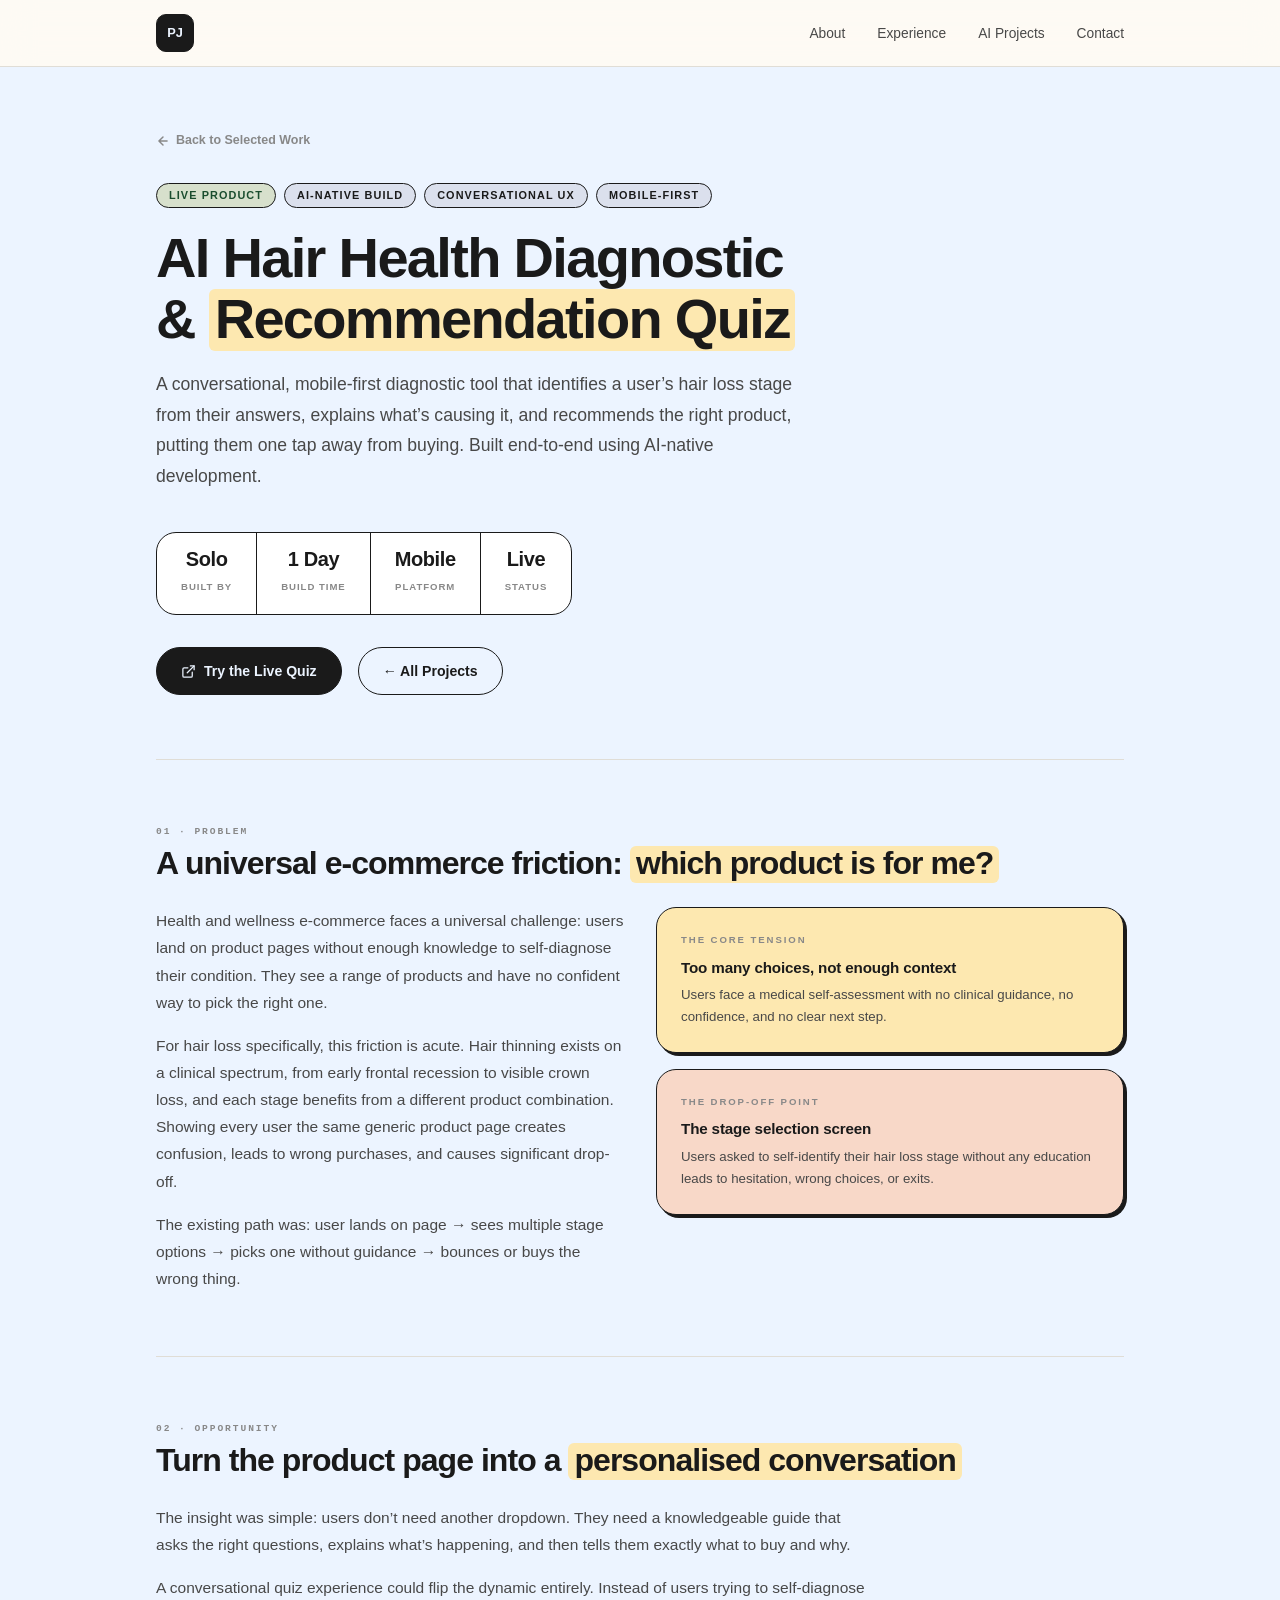
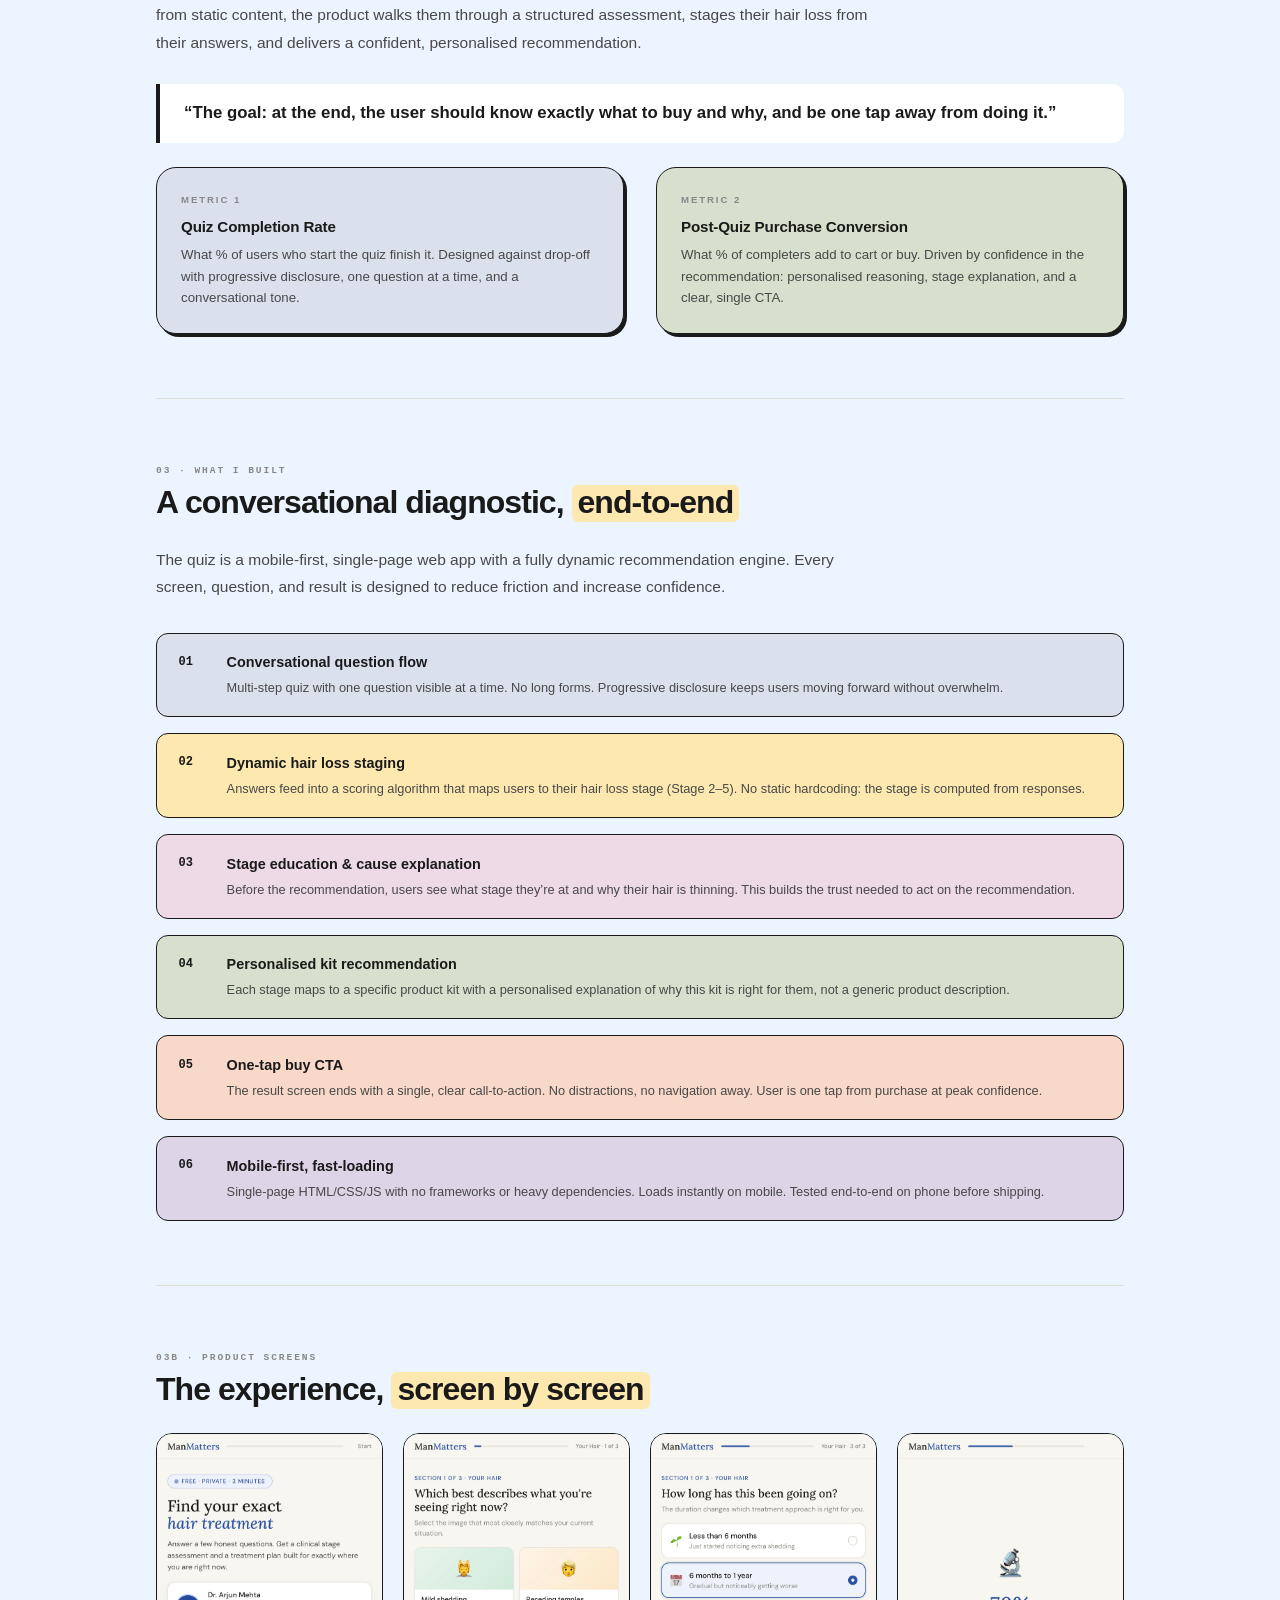
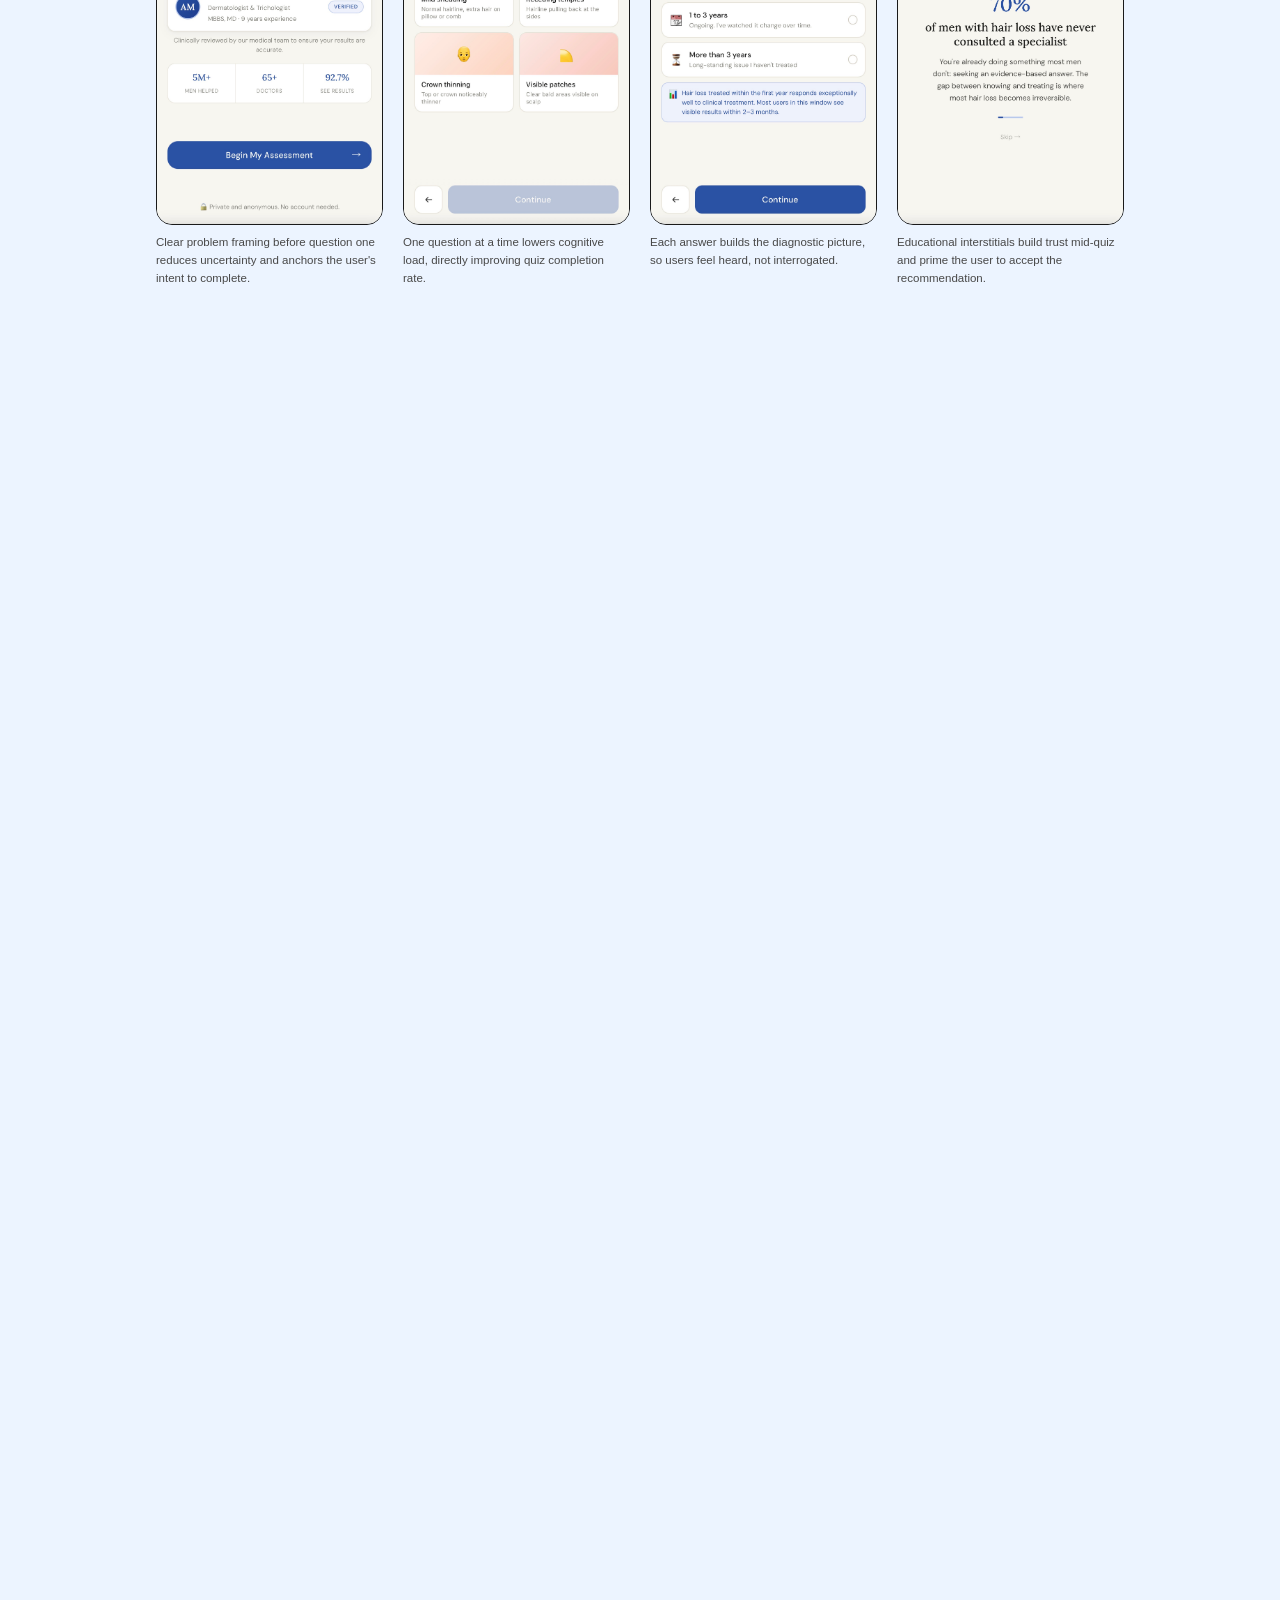
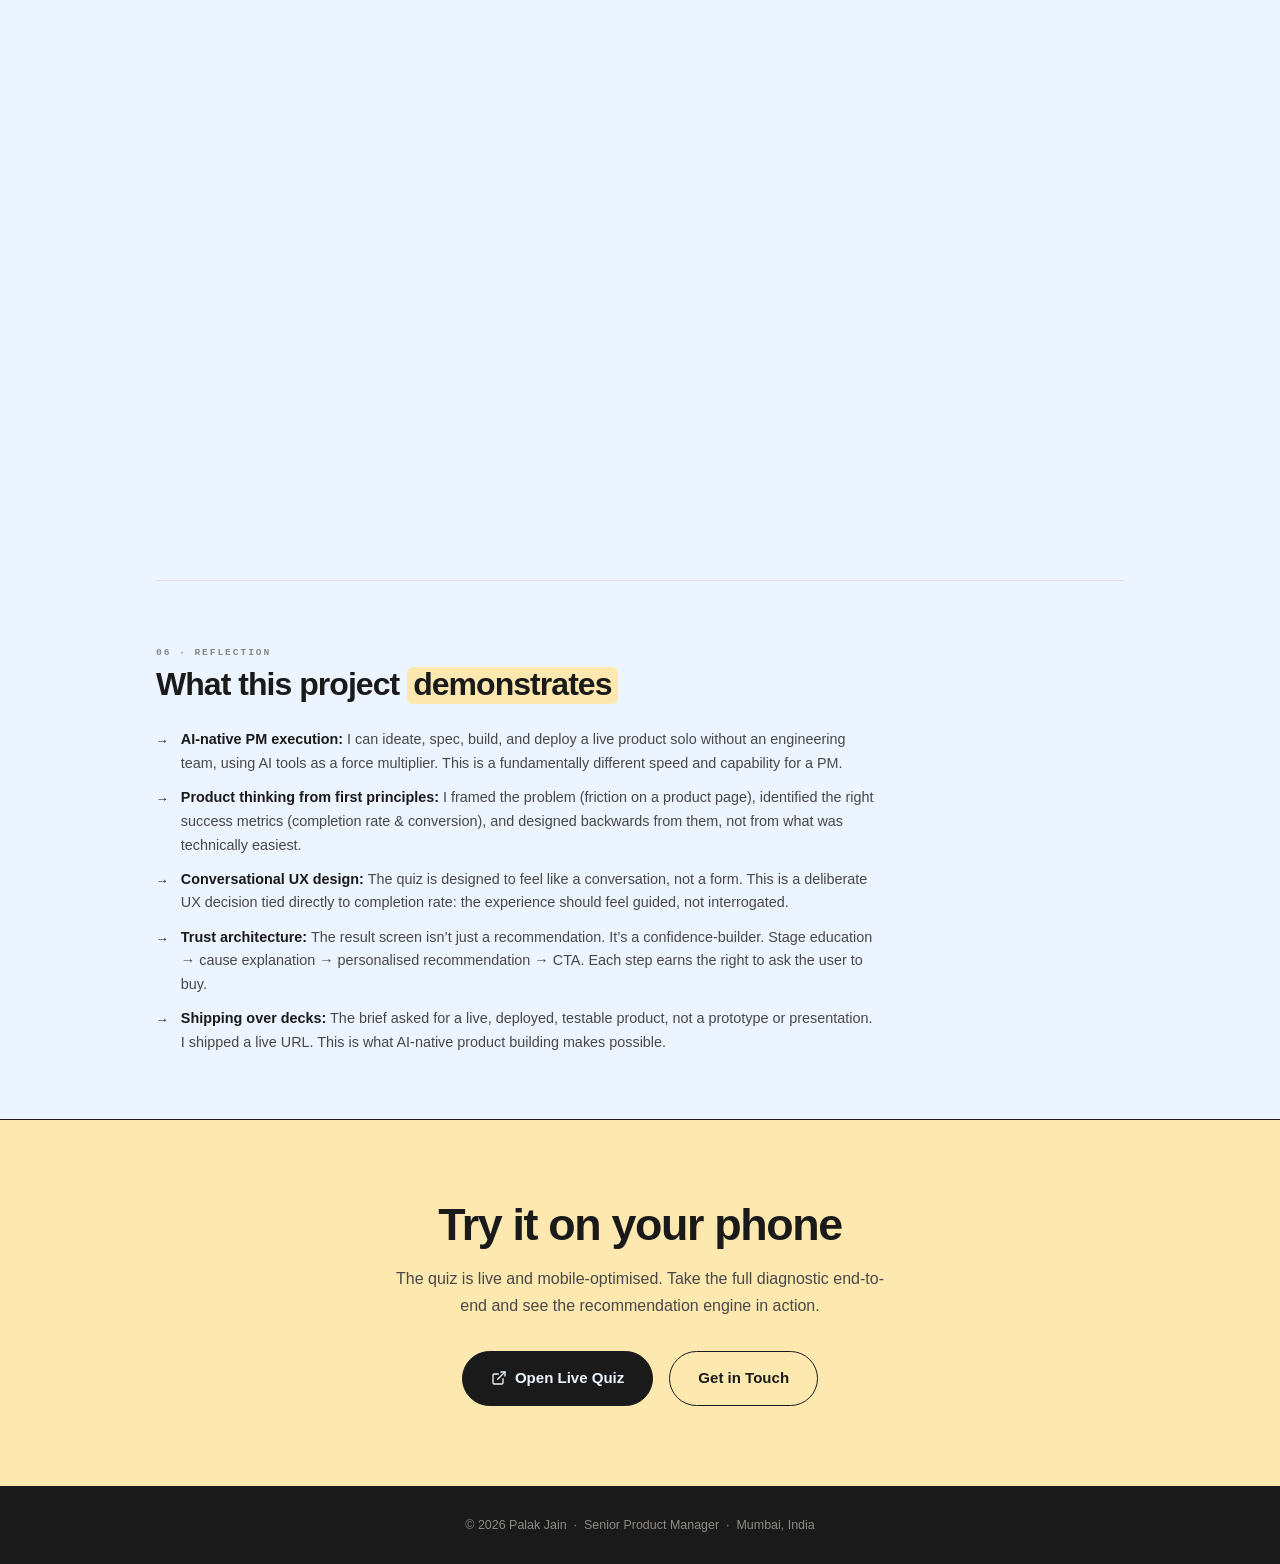
<file: hair-analysis.html>
<!DOCTYPE html>
<html lang="en">
<head>
  <meta charset="UTF-8" />
  <meta name="viewport" content="width=device-width, initial-scale=1.0" />
  <meta name="description" content="Case Study: AI-Powered Hair Health Diagnostic &amp; Recommendation Quiz built end-to-end using Claude Code by Palak Jain, Senior Product Manager." />
  <title>Hair Health Diagnostic Quiz: Case Study · Palak Jain</title>
  <link rel="stylesheet" href="style.css" />
  <style>
    :root { --bg: #ecf4ff; }
    /* ── Case Study Page Overrides ── */
    .cs-page-hero {
      padding: calc(var(--nav-h) + 4rem) clamp(1.5rem, 5vw, 3.5rem) 4rem;
      max-width: 1080px;
      margin: 0 auto;
    }

    .cs-back {
      display: inline-flex; align-items: center; gap: 6px;
      font-size: 0.78rem; font-weight: 600; color: var(--muted);
      margin-bottom: 2rem;
      transition: color 0.18s;
    }
    .cs-back:hover { color: var(--text); }
    .cs-back svg { flex-shrink: 0; }

    .cs-hero-meta {
      display: flex; flex-wrap: wrap; gap: 0.5rem;
      margin-bottom: 1.25rem;
    }
    .cs-meta-tag {
      background: var(--blue);
      border: var(--border);
      border-radius: var(--pill);
      font-size: 0.68rem; font-weight: 700;
      padding: 3px 12px; color: var(--text);
      text-transform: uppercase; letter-spacing: 0.1em;
    }
    .cs-meta-tag.live {
      background: var(--green); color: #1a4d2e;
    }

    .cs-hero-title {
      font-size: clamp(2rem, 5vw, 3.5rem);
      line-height: 1.08;
      margin-bottom: 1.1rem;
      letter-spacing: -0.03em;
    }

    .cs-hero-sub {
      font-size: 1.1rem;
      max-width: 640px;
      line-height: 1.75;
      margin-bottom: 2.5rem;
      color: var(--sub);
    }

    .cs-quick-stats {
      display: flex; flex-wrap: wrap; gap: 0;
      border: var(--border);
      border-radius: var(--r);
      background: var(--surface);
      overflow: hidden;
      width: fit-content;
      margin-bottom: 2rem;
    }
    .cs-qs {
      padding: 1rem 1.5rem;
      border-right: var(--border);
      text-align: center;
    }
    .cs-qs:last-child { border-right: none; }
    .cs-qs-val {
      display: block;
      font-size: 1.25rem; font-weight: 800;
      color: var(--text); line-height: 1;
      margin-bottom: 0.2rem; letter-spacing: -0.02em;
    }
    .cs-qs-label {
      font-size: 0.6rem; color: var(--muted);
      text-transform: uppercase; letter-spacing: 0.1em; font-weight: 600;
    }

    .cs-cta-row {
      display: flex; gap: 1rem; flex-wrap: wrap;
    }

    /* ── Content sections ── */
    .cs-body {
      max-width: 1080px;
      margin: 0 auto;
      padding: 0 clamp(1.5rem, 5vw, 3.5rem);
    }

    .cs-section {
      padding: 4rem 0;
      border-top: var(--border-light);
    }

    .cs-section-num {
      font-size: 0.6rem; font-weight: 700;
      text-transform: uppercase; letter-spacing: 0.2em;
      color: var(--muted); margin-bottom: 0.4rem;
      font-family: 'SFMono-Regular', Menlo, Courier, monospace;
    }

    .cs-section-title {
      font-size: clamp(1.4rem, 3vw, 2rem);
      margin-bottom: 1.5rem;
      letter-spacing: -0.03em;
    }

    .cs-prose {
      font-size: 0.97rem;
      line-height: 1.8;
      color: var(--sub);
      max-width: 720px;
    }
    .cs-prose p { margin-bottom: 1rem; }
    .cs-prose p:last-child { margin-bottom: 0; }
    .cs-prose strong { color: var(--text); }

    /* ── Two-column layout ── */
    .cs-two-col {
      display: grid;
      grid-template-columns: 1fr 1fr;
      gap: 2rem;
      align-items: start;
    }

    /* ── Callout card ── */
    .cs-callout {
      border: var(--border);
      border-radius: var(--r);
      padding: 1.5rem;
      box-shadow: var(--shadow-sm);
    }
    .cs-callout.yellow { background: var(--yellow); }
    .cs-callout.blue   { background: var(--blue); }
    .cs-callout.green  { background: var(--green); }
    .cs-callout.peach  { background: var(--peach); }
    .cs-callout.purple { background: var(--purple); }

    .cs-callout-label {
      font-size: 0.6rem; font-weight: 700;
      text-transform: uppercase; letter-spacing: 0.2em;
      color: var(--muted); margin-bottom: 0.75rem;
    }
    .cs-callout h4 {
      font-size: 0.95rem; font-weight: 700;
      color: var(--text); margin-bottom: 0.5rem;
      text-transform: none; letter-spacing: -0.01em;
    }
    .cs-callout p {
      font-size: 0.83rem; line-height: 1.65; color: var(--sub);
    }

    /* ── Numbered steps ── */
    .cs-steps {
      display: flex; flex-direction: column; gap: 1rem;
    }
    .cs-step {
      border: var(--border);
      border-radius: var(--r-sm);
      padding: 1.1rem 1.35rem;
      display: grid;
      grid-template-columns: 2rem 1fr;
      gap: 1rem; align-items: start;
      transition: transform 0.18s, box-shadow 0.18s;
    }
    .cs-step:hover { transform: translate(-3px,-3px); box-shadow: var(--shadow-sm); }
    .cs-step:nth-child(1) { background: var(--blue); }
    .cs-step:nth-child(2) { background: var(--yellow); }
    .cs-step:nth-child(3) { background: var(--pink); }
    .cs-step:nth-child(4) { background: var(--green); }
    .cs-step:nth-child(5) { background: var(--peach); }
    .cs-step:nth-child(6) { background: var(--purple); }

    .cs-step-num {
      font-size: 0.75rem; font-weight: 800;
      color: var(--text);
      font-family: 'SFMono-Regular', Menlo, Courier, monospace;
      padding-top: 0.1rem;
    }
    .cs-step-title {
      font-size: 0.9rem; font-weight: 700;
      color: var(--text); margin-bottom: 0.25rem;
    }
    .cs-step-desc {
      font-size: 0.8rem; line-height: 1.6; color: var(--sub);
    }

    /* ── Metric cards ── */
    .cs-metrics-grid {
      display: grid;
      grid-template-columns: repeat(3, 1fr);
      gap: 1rem;
    }
    .cs-metric-card {
      border: var(--border);
      border-radius: var(--r);
      padding: 1.35rem;
      transition: transform 0.18s, box-shadow 0.18s;
    }
    .cs-metric-card:hover { transform: translate(-3px,-3px); box-shadow: var(--shadow-sm); }
    .cs-metric-card:nth-child(1) { background: var(--blue); }
    .cs-metric-card:nth-child(2) { background: var(--yellow); }
    .cs-metric-card:nth-child(3) { background: var(--green); }

    .cs-metric-icon { font-size: 1.5rem; margin-bottom: 0.75rem; line-height: 1; }
    .cs-metric-name {
      font-size: 0.75rem; font-weight: 700;
      color: var(--text); margin-bottom: 0.4rem;
      text-transform: uppercase; letter-spacing: 0.1em;
    }
    .cs-metric-desc {
      font-size: 0.8rem; line-height: 1.6; color: var(--sub);
    }

    /* ── Tech stack ── */
    .cs-tech-list {
      display: flex; flex-wrap: wrap; gap: 0.5rem;
      margin-top: 1rem;
    }
    .cs-tech-tag {
      background: var(--surface);
      border: var(--border);
      border-radius: var(--pill);
      font-size: 0.76rem; font-weight: 600;
      padding: 5px 14px; color: var(--text);
      transition: transform 0.15s, box-shadow 0.15s;
    }
    .cs-tech-tag:hover { transform: translate(-1px,-1px); box-shadow: var(--shadow-sm); }

    /* ── Quote / pullout ── */
    .cs-pullout {
      border-left: 4px solid var(--text);
      padding: 1rem 1.5rem;
      margin: 1.5rem 0;
      background: var(--surface);
      border-radius: 0 var(--r-sm) var(--r-sm) 0;
    }
    .cs-pullout p {
      font-size: 1.05rem; font-weight: 600;
      color: var(--text); line-height: 1.6;
    }

    /* ── Learnings list ── */
    .cs-learnings {
      list-style: none;
      display: flex; flex-direction: column; gap: 0.65rem;
    }
    .cs-learnings li {
      display: flex; gap: 0.75rem;
      align-items: flex-start;
      font-size: 0.9rem; line-height: 1.65; color: var(--sub);
    }
    .cs-learnings li::before {
      content: '→';
      color: var(--text); font-weight: 700;
      flex-shrink: 0; font-size: 0.8rem;
      margin-top: 0.12rem;
    }
    .cs-learnings strong { color: var(--text); }

    /* ── Screenshots ── */
    .cs-screenshots-row {
      display: grid;
      grid-template-columns: repeat(4, 1fr);
      gap: 1.25rem;
    }

    .cs-shot {
      display: flex;
      flex-direction: column;
      gap: 0.6rem;
    }

    .cs-shot img {
      width: 100%;
      border-radius: 16px;
      border: var(--border);
      display: block;
      object-fit: cover;
      object-position: top;
    }

    .cs-shot-caption {
      font-size: 0.72rem;
      line-height: 1.55;
      color: var(--sub);
    }

    @media (max-width: 600px) {
      .cs-screenshots-row {
        grid-template-columns: repeat(2, 1fr);
        gap: 1rem;
      }
    }

    /* ── Footer CTA ── */
    .cs-footer-cta {
      background: var(--yellow);
      border-top: var(--border);
      padding: 5rem clamp(1.5rem, 5vw, 3.5rem);
      text-align: center;
    }
    .cs-footer-cta h2 {
      font-size: clamp(1.8rem, 4vw, 2.8rem);
      margin-bottom: 1rem;
    }
    .cs-footer-cta p {
      font-size: 1rem; max-width: 500px;
      margin: 0 auto 2rem; line-height: 1.7;
    }
    .cs-footer-cta .btn-row {
      display: flex; justify-content: center; gap: 1rem; flex-wrap: wrap;
    }

    /* ── Responsive ── */
    @media (max-width: 760px) {
      .cs-two-col { grid-template-columns: 1fr; }
      .cs-metrics-grid { grid-template-columns: 1fr; }
      .cs-quick-stats { width: 100%; }
      .cs-qs { flex: 1; padding: 0.85rem 0.75rem; }
      .cs-qs-val { font-size: 1rem; }
    }
    @media (max-width: 480px) {
      .cs-hero-title { font-size: 1.8rem; }
      .cs-section-title { font-size: 1.4rem; }
      .cs-cta-row { flex-direction: column; }
      .cs-cta-row .btn { justify-content: center; }
    }
  </style>
</head>
<body>

  <!-- ============ NAVIGATION ============ -->
  <nav class="nav" id="nav" role="navigation" aria-label="Main navigation">
    <div class="nav-inner">
      <a href="index.html" class="nav-logo" aria-label="Back to portfolio">PJ</a>
      <ul class="nav-links" role="list">
        <li><a href="index.html#about">About</a></li>
        <li><a href="index.html#experience">Experience</a></li>
        <li><a href="index.html#work">AI Projects</a></li>
        <li><a href="index.html#contact">Contact</a></li>
      </ul>
    </div>
  </nav>

  <main>

    <!-- ============ HERO ============ -->
    <div class="cs-page-hero">

      <a href="index.html#work" class="cs-back fade-in">
        <svg width="14" height="14" viewBox="0 0 24 24" fill="none" stroke="currentColor" stroke-width="2.5" stroke-linecap="round" stroke-linejoin="round"><path d="M19 12H5M12 5l-7 7 7 7"/></svg>
        Back to Selected Work
      </a>

      <div class="cs-hero-meta fade-in">
        <span class="cs-meta-tag live">Live Product</span>
        <span class="cs-meta-tag">AI-Native Build</span>
        <span class="cs-meta-tag">Conversational UX</span>
        <span class="cs-meta-tag">Mobile-First</span>
      </div>

      <h1 class="cs-hero-title fade-in">
        AI Hair Health Diagnostic<br />&amp; <span class="highlight">Recommendation Quiz</span>
      </h1>

      <p class="cs-hero-sub fade-in">
        A conversational, mobile-first diagnostic tool that identifies a user&rsquo;s hair loss stage from their answers,
        explains what&rsquo;s causing it, and recommends the right product, putting them one tap away from buying.
        Built end-to-end using AI-native development.
      </p>

      <div class="cs-quick-stats fade-in" aria-label="Project quick stats">
        <div class="cs-qs">
          <span class="cs-qs-val">Solo</span>
          <span class="cs-qs-label">Built by</span>
        </div>
        <div class="cs-qs">
          <span class="cs-qs-val">1 Day</span>
          <span class="cs-qs-label">Build time</span>
        </div>
        <div class="cs-qs">
          <span class="cs-qs-val">Mobile</span>
          <span class="cs-qs-label">Platform</span>
        </div>
        <div class="cs-qs">
          <span class="cs-qs-val">Live</span>
          <span class="cs-qs-label">Status</span>
        </div>
      </div>

      <div class="cs-cta-row fade-in">
        <a href="https://palak-cloud-pm.github.io/hair-analysis-manmatters/quiz-v3.html" target="_blank" rel="noopener noreferrer" class="btn btn-primary">
          <svg width="15" height="15" viewBox="0 0 24 24" fill="none" stroke="currentColor" stroke-width="2" stroke-linecap="round" stroke-linejoin="round" aria-hidden="true"><path d="M18 13v6a2 2 0 0 1-2 2H5a2 2 0 0 1-2-2V8a2 2 0 0 1 2-2h6"/><polyline points="15 3 21 3 21 9"/><line x1="10" y1="14" x2="21" y2="3"/></svg>
          Try the Live Quiz
        </a>
        <a href="index.html#work" class="btn btn-secondary">
          &larr; All Projects
        </a>
      </div>

    </div>

    <div class="cs-body">

      <!-- ============ THE PROBLEM ============ -->
      <section class="cs-section fade-in">
        <div class="cs-section-num">01 · Problem</div>
        <h2 class="cs-section-title">A universal e-commerce friction: <span class="highlight">which product is for me?</span></h2>

        <div class="cs-two-col">
          <div class="cs-prose">
            <p>
              Health and wellness e-commerce faces a universal challenge: users land on product pages without
              enough knowledge to self-diagnose their condition. They see a range of products and have no confident
              way to pick the right one.
            </p>
            <p>
              For hair loss specifically, this friction is acute. Hair thinning exists on a clinical spectrum, from early frontal recession to visible crown loss, and each stage benefits from a different
              product combination. Showing every user the same generic product page creates confusion, leads to
              wrong purchases, and causes significant drop-off.
            </p>
            <p>
              The existing path was: user lands on page &rarr; sees multiple stage options &rarr; picks one without
              guidance &rarr; bounces or buys the wrong thing.
            </p>
          </div>

          <div style="display:flex; flex-direction:column; gap:1rem;">
            <div class="cs-callout yellow">
              <div class="cs-callout-label">The Core Tension</div>
              <h4>Too many choices, not enough context</h4>
              <p>Users face a medical self-assessment with no clinical guidance, no confidence, and no clear next step.</p>
            </div>
            <div class="cs-callout peach">
              <div class="cs-callout-label">The Drop-off Point</div>
              <h4>The stage selection screen</h4>
              <p>Users asked to self-identify their hair loss stage without any education leads to hesitation, wrong choices, or exits.</p>
            </div>
          </div>
        </div>
      </section>

      <!-- ============ THE OPPORTUNITY ============ -->
      <section class="cs-section fade-in">
        <div class="cs-section-num">02 · Opportunity</div>
        <h2 class="cs-section-title">Turn the product page into a <span class="highlight">personalised conversation</span></h2>

        <div class="cs-prose" style="margin-bottom:1.75rem;">
          <p>
            The insight was simple: users don&rsquo;t need another dropdown. They need a knowledgeable guide that asks the right questions, explains what&rsquo;s happening, and then tells them exactly what to buy and why.
          </p>
          <p>
            A conversational quiz experience could flip the dynamic entirely. Instead of users trying to
            self-diagnose from static content, the product walks them through a structured assessment,
            stages their hair loss from their answers, and delivers a confident, personalised recommendation.
          </p>
        </div>

        <div class="cs-pullout">
          <p>&ldquo;The goal: at the end, the user should know exactly what to buy and why, and be one tap away from doing it.&rdquo;</p>
        </div>

        <div class="cs-two-col" style="margin-top:1.5rem;">
          <div class="cs-callout blue">
            <div class="cs-callout-label">Metric 1</div>
            <h4>Quiz Completion Rate</h4>
            <p>What % of users who start the quiz finish it. Designed against drop-off with progressive disclosure, one question at a time, and a conversational tone.</p>
          </div>
          <div class="cs-callout green">
            <div class="cs-callout-label">Metric 2</div>
            <h4>Post-Quiz Purchase Conversion</h4>
            <p>What % of completers add to cart or buy. Driven by confidence in the recommendation: personalised reasoning, stage explanation, and a clear, single CTA.</p>
          </div>
        </div>
      </section>

      <!-- ============ WHAT I BUILT ============ -->
      <section class="cs-section fade-in">
        <div class="cs-section-num">03 · What I Built</div>
        <h2 class="cs-section-title">A conversational diagnostic, <span class="highlight">end-to-end</span></h2>

        <div class="cs-prose" style="margin-bottom:2rem;">
          <p>
            The quiz is a mobile-first, single-page web app with a fully dynamic recommendation engine.
            Every screen, question, and result is designed to reduce friction and increase confidence.
          </p>
        </div>

        <div class="cs-steps">
          <div class="cs-step fade-in">
            <div class="cs-step-num">01</div>
            <div>
              <div class="cs-step-title">Conversational question flow</div>
              <div class="cs-step-desc">Multi-step quiz with one question visible at a time. No long forms. Progressive disclosure keeps users moving forward without overwhelm.</div>
            </div>
          </div>
          <div class="cs-step fade-in">
            <div class="cs-step-num">02</div>
            <div>
              <div class="cs-step-title">Dynamic hair loss staging</div>
              <div class="cs-step-desc">Answers feed into a scoring algorithm that maps users to their hair loss stage (Stage 2–5). No static hardcoding: the stage is computed from responses.</div>
            </div>
          </div>
          <div class="cs-step fade-in">
            <div class="cs-step-num">03</div>
            <div>
              <div class="cs-step-title">Stage education &amp; cause explanation</div>
              <div class="cs-step-desc">Before the recommendation, users see what stage they&rsquo;re at and why their hair is thinning. This builds the trust needed to act on the recommendation.</div>
            </div>
          </div>
          <div class="cs-step fade-in">
            <div class="cs-step-num">04</div>
            <div>
              <div class="cs-step-title">Personalised kit recommendation</div>
              <div class="cs-step-desc">Each stage maps to a specific product kit with a personalised explanation of why this kit is right for them, not a generic product description.</div>
            </div>
          </div>
          <div class="cs-step fade-in">
            <div class="cs-step-num">05</div>
            <div>
              <div class="cs-step-title">One-tap buy CTA</div>
              <div class="cs-step-desc">The result screen ends with a single, clear call-to-action. No distractions, no navigation away. User is one tap from purchase at peak confidence.</div>
            </div>
          </div>
          <div class="cs-step fade-in">
            <div class="cs-step-num">06</div>
            <div>
              <div class="cs-step-title">Mobile-first, fast-loading</div>
              <div class="cs-step-desc">Single-page HTML/CSS/JS with no frameworks or heavy dependencies. Loads instantly on mobile. Tested end-to-end on phone before shipping.</div>
            </div>
          </div>
        </div>
      </section>

      <!-- ============ SCREENSHOTS ============ -->
      <section class="cs-section fade-in">
        <div class="cs-section-num">03b · Product Screens</div>
        <h2 class="cs-section-title">The experience, <span class="highlight">screen by screen</span></h2>

        <div class="cs-screenshots-row">

          <div class="cs-shot fade-in">
            <img src="assets/screenshots/home.jpeg" alt="Quiz home screen" />
            <p class="cs-shot-caption">Clear problem framing before question one reduces uncertainty and anchors the user's intent to complete.</p>
          </div>

          <div class="cs-shot fade-in">
            <img src="assets/screenshots/quiz1.jpeg" alt="Quiz question 1" />
            <p class="cs-shot-caption">One question at a time lowers cognitive load, directly improving quiz completion rate.</p>
          </div>

          <div class="cs-shot fade-in">
            <img src="assets/screenshots/quiz2.jpeg" alt="Quiz question 2" />
            <p class="cs-shot-caption">Each answer builds the diagnostic picture, so users feel heard, not interrogated.</p>
          </div>

          <div class="cs-shot fade-in">
            <img src="assets/screenshots/fact.jpeg" alt="Fact interstitial screen" />
            <p class="cs-shot-caption">Educational interstitials build trust mid-quiz and prime the user to accept the recommendation.</p>
          </div>

          <div class="cs-shot fade-in">
            <img src="assets/screenshots/result1.jpeg" alt="Result screen — stage diagnosis" />
            <p class="cs-shot-caption">Naming the user's stage creates an 'aha' moment: they feel diagnosed, not sold to.</p>
          </div>

          <div class="cs-shot fade-in">
            <img src="assets/screenshots/result2.png" alt="Result screen — cause explanation" />
            <p class="cs-shot-caption">Explaining the cause links their symptom to science, building the confidence needed to act.</p>
          </div>

          <div class="cs-shot fade-in">
            <img src="assets/screenshots/result3.png" alt="Result screen — product recommendation" />
            <p class="cs-shot-caption">Personalised recommendation with specific reasoning removes the last doubt before purchase.</p>
          </div>

          <div class="cs-shot fade-in">
            <img src="assets/screenshots/result4.png" alt="Result screen — CTA" />
            <p class="cs-shot-caption">Single CTA at peak confidence: one tap from purchase with zero competing distractions.</p>
          </div>

        </div>
      </section>

      <!-- ============ HOW I BUILT IT ============ -->
      <section class="cs-section fade-in">
        <div class="cs-section-num">04 · How I Built It</div>
        <h2 class="cs-section-title">AI-native development: <span class="highlight">PM + Claude Code = shipped product</span></h2>

        <div class="cs-two-col">
          <div class="cs-prose">
            <p>
              This project is a demonstration of what AI-native product development looks like in practice.
              I went from brief to deployed product solo, without a developer, designer, or agency.
            </p>
            <p>
              I used <strong>Claude Code</strong> as my development partner throughout. The workflow was
              iterative: define the problem and spec, prompt for the implementation, review and test,
              then iterate on UX and logic together. Every question, screen, and algorithm was shaped
              through this loop.
            </p>
            <p>
              The recommendation engine, mapping user answers to hair loss stages and then to
              specific product kits, was designed as a PM problem first (what signals predict stage?)
              and then implemented through AI-assisted code.
            </p>
            <p>
              There was no design-to-dev handoff. No sprint planning. No dependency on an engineering team.
              The product was specced, built, iterated, and deployed in days.
            </p>
          </div>

          <div style="display:flex; flex-direction:column; gap:1rem;">
            <div class="cs-callout blue">
              <div class="cs-callout-label">The Build Stack</div>
              <h4>Intentionally lightweight</h4>
              <p>HTML, CSS, and vanilla JS with no framework overhead. Chosen for speed, portability, and zero build-step deployment to GitHub Pages.</p>
            </div>
            <div class="cs-callout yellow">
              <div class="cs-callout-label">The PM Role</div>
              <h4>Spec &rarr; Prompt &rarr; Test &rarr; Ship</h4>
              <p>I authored the quiz logic, UX decisions, recommendation framework, and copy. Claude Code wrote and iterated the implementation.</p>
            </div>
          </div>
        </div>

        <div class="cs-tech-list">
          <span class="cs-tech-tag">Claude Code</span>
          <span class="cs-tech-tag">HTML / CSS / JS</span>
          <span class="cs-tech-tag">GitHub Pages</span>
          <span class="cs-tech-tag">Prompt Engineering</span>
          <span class="cs-tech-tag">Scoring Algorithm Design</span>
          <span class="cs-tech-tag">Conversational UX</span>
          <span class="cs-tech-tag">Mobile-First</span>
          <span class="cs-tech-tag">Zero-to-deploy</span>
        </div>
      </section>

      <!-- ============ METRICS DESIGN ============ -->
      <section class="cs-section fade-in">
        <div class="cs-section-num">05 · Metrics &amp; Design Decisions</div>
        <h2 class="cs-section-title">Every decision traced back to <span class="highlight">two metrics</span></h2>

        <div class="cs-metrics-grid" style="margin-bottom:2rem;">
          <div class="cs-metric-card fade-in">
            <div class="cs-metric-icon">📊</div>
            <div class="cs-metric-name">Quiz Completion Rate</div>
            <div class="cs-metric-desc">
              One question at a time (reduces cognitive load), progress bar (shows how close to done),
              conversational tone (feels guided, not interrogated), no back-button anxiety (linear flow).
            </div>
          </div>
          <div class="cs-metric-card fade-in">
            <div class="cs-metric-icon">🛒</div>
            <div class="cs-metric-name">Post-Quiz Conversion</div>
            <div class="cs-metric-desc">
              Personalised reasoning on result screen (not generic copy), stage education before recommendation
              (builds trust), single CTA (no distraction), social proof via efficacy data.
            </div>
          </div>
          <div class="cs-metric-card fade-in">
            <div class="cs-metric-icon">📱</div>
            <div class="cs-metric-name">Mobile Performance</div>
            <div class="cs-metric-desc">
              No framework, no build step, no unnecessary assets. Single HTML file loads instantly.
              Touch-optimised tap targets. Tested on real phone before considering it done.
            </div>
          </div>
        </div>

        <div class="cs-callout purple">
          <div class="cs-callout-label">PM Principle Applied</div>
          <h4>Metric-first feature design</h4>
          <p>Before writing a single line of code, I defined the two metrics that mattered. Then worked backwards: what UX decisions improve completion rate? What builds enough confidence to convert? Every feature either served a metric or was cut.</p>
        </div>
      </section>

      <!-- ============ WHAT THIS SHOWS ============ -->
      <section class="cs-section fade-in">
        <div class="cs-section-num">06 · Reflection</div>
        <h2 class="cs-section-title">What this project <span class="highlight">demonstrates</span></h2>

        <ul class="cs-learnings" style="max-width:720px;">
          <li>
            <span><strong>AI-native PM execution:</strong> I can ideate, spec, build, and deploy a live product solo without an engineering team, using AI tools as a force multiplier. This is a fundamentally different speed and capability for a PM.</span>
          </li>
          <li>
            <span><strong>Product thinking from first principles:</strong> I framed the problem (friction on a product page), identified the right success metrics (completion rate &amp; conversion), and designed backwards from them, not from what was technically easiest.</span>
          </li>
          <li>
            <span><strong>Conversational UX design:</strong> The quiz is designed to feel like a conversation, not a form. This is a deliberate UX decision tied directly to completion rate: the experience should feel guided, not interrogated.</span>
          </li>
          <li>
            <span><strong>Trust architecture:</strong> The result screen isn&rsquo;t just a recommendation. It&rsquo;s a confidence-builder. Stage education &rarr; cause explanation &rarr; personalised recommendation &rarr; CTA. Each step earns the right to ask the user to buy.</span>
          </li>
          <li>
            <span><strong>Shipping over decks:</strong> The brief asked for a live, deployed, testable product, not a prototype or presentation. I shipped a live URL. This is what AI-native product building makes possible.</span>
          </li>
        </ul>
      </section>

    </div>

    <!-- ============ FOOTER CTA ============ -->
    <div class="cs-footer-cta">
      <h2>Try it on your phone</h2>
      <p>The quiz is live and mobile-optimised. Take the full diagnostic end-to-end and see the recommendation engine in action.</p>
      <div class="btn-row">
        <a href="https://palak-cloud-pm.github.io/hair-analysis-manmatters/quiz-v3.html" target="_blank" rel="noopener noreferrer" class="btn btn-primary btn-lg">
          <svg width="16" height="16" viewBox="0 0 24 24" fill="none" stroke="currentColor" stroke-width="2" stroke-linecap="round" stroke-linejoin="round" aria-hidden="true"><path d="M18 13v6a2 2 0 0 1-2 2H5a2 2 0 0 1-2-2V8a2 2 0 0 1 2-2h6"/><polyline points="15 3 21 3 21 9"/><line x1="10" y1="14" x2="21" y2="3"/></svg>
          Open Live Quiz
        </a>
        <a href="index.html#contact" class="btn btn-secondary btn-lg">
          Get in Touch
        </a>
      </div>
    </div>

  </main>

  <footer class="footer" role="contentinfo">
    <div class="container">
      <p>&copy; 2026 Palak Jain &nbsp;&middot;&nbsp; Senior Product Manager &nbsp;&middot;&nbsp; Mumbai, India</p>
    </div>
  </footer>

  <script src="script.js"></script>
</body>
</html>
</file>
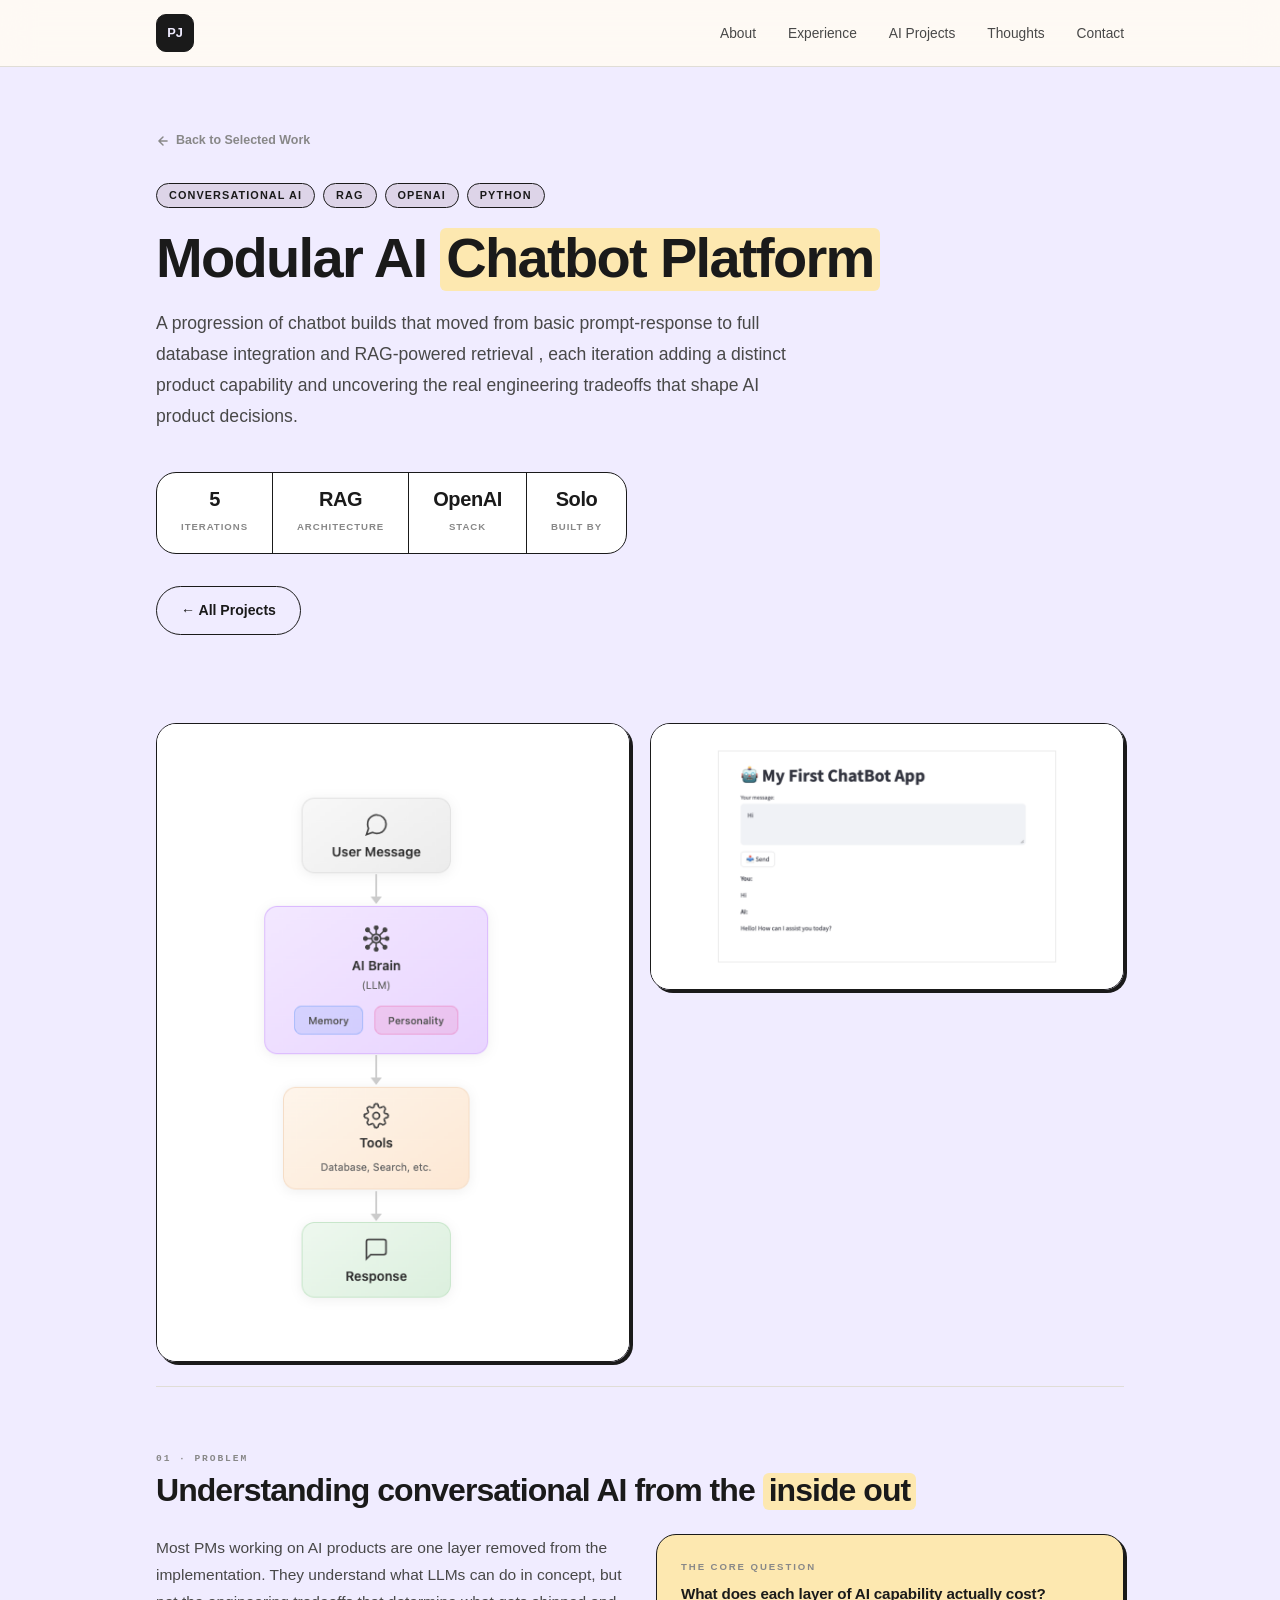
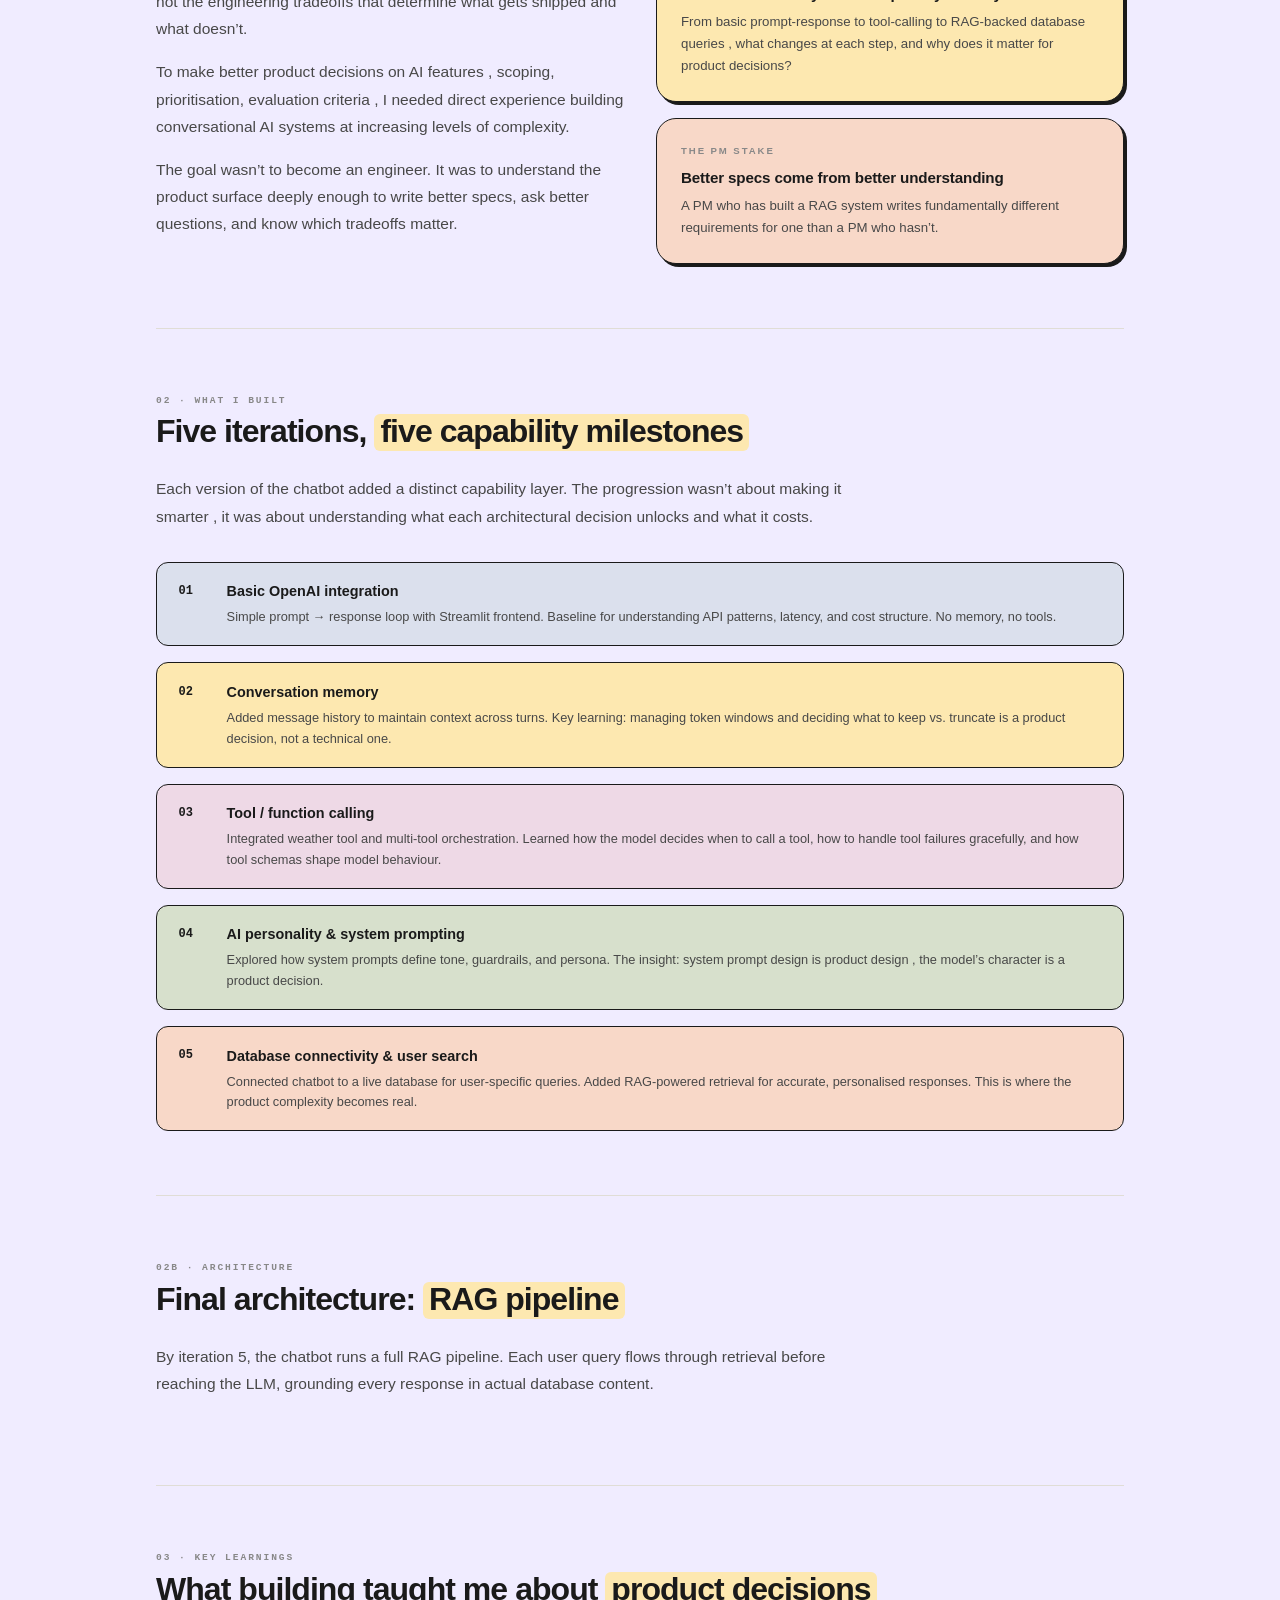
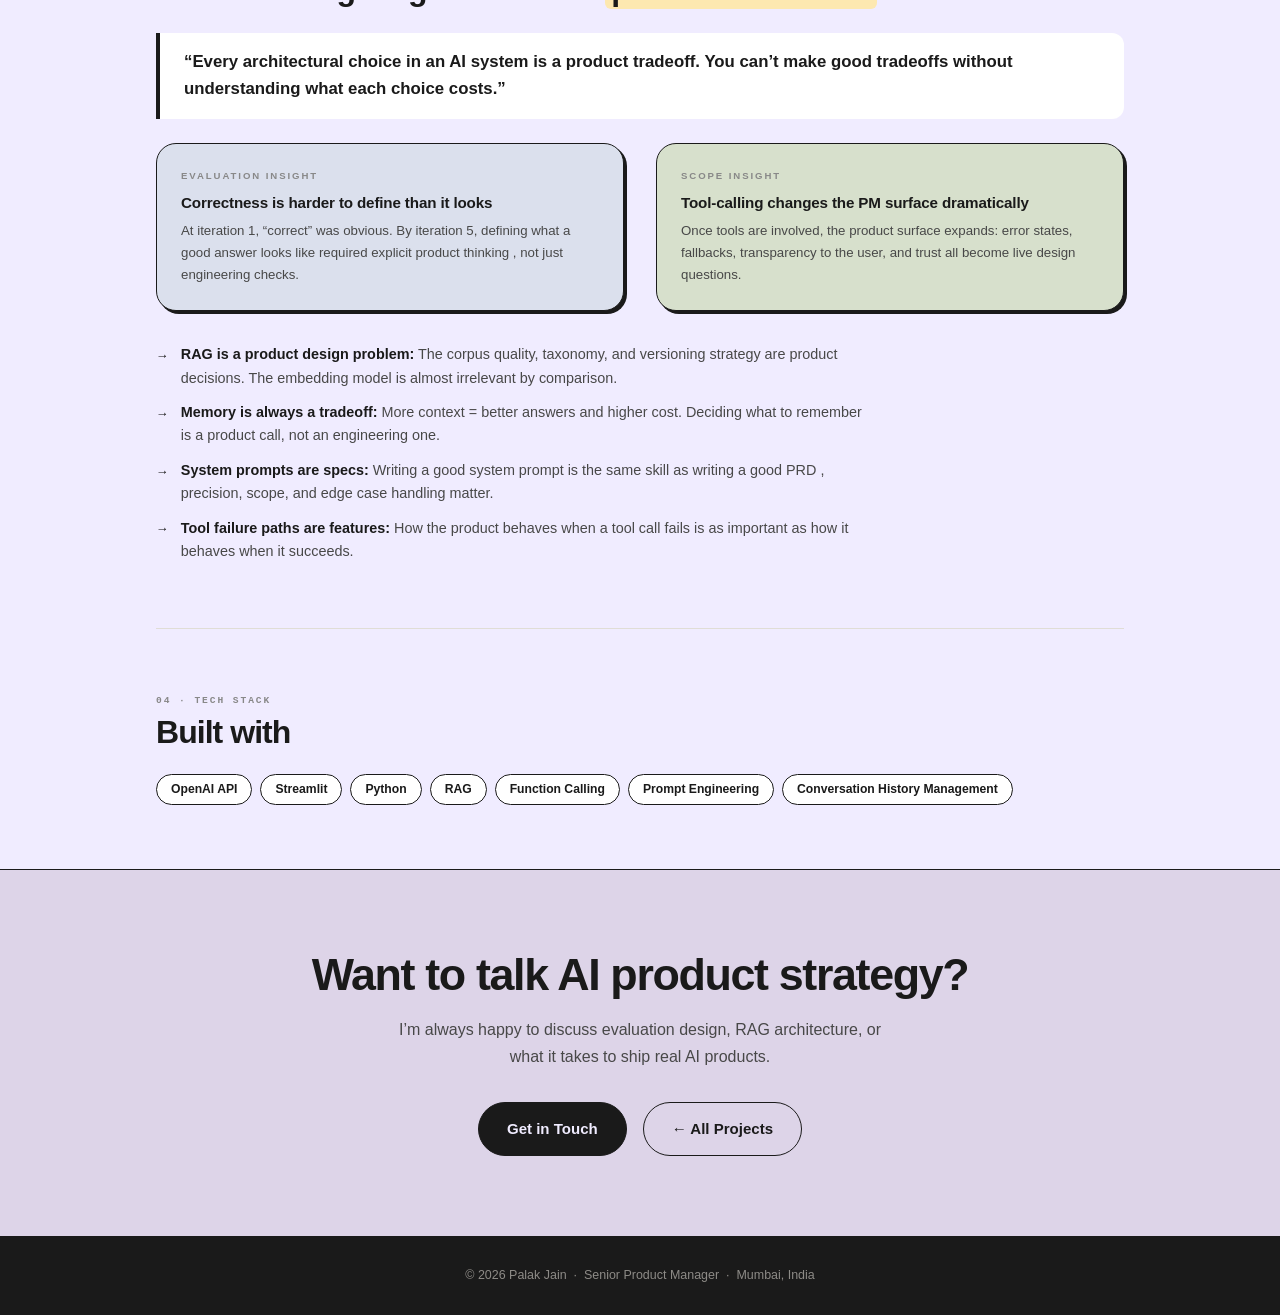
<file: project-chatbot.html>
<!DOCTYPE html>
<html lang="en">
<head>
  <meta charset="UTF-8" />
  <meta name="viewport" content="width=device-width, initial-scale=1.0" />
  <meta name="description" content="Case Study: Modular AI Chatbot Platform — a progression of conversational AI builds by Palak Jain, Senior Product Manager." />
  <title>Modular AI Chatbot Platform: Case Study · Palak Jain</title>
  <link rel="stylesheet" href="style.css" />
  <style>
    :root { --bg: #f0ecff; }
    .cs-page-hero {
      padding: calc(var(--nav-h) + 4rem) clamp(1.5rem, 5vw, 3.5rem) 4rem;
      max-width: 1080px;
      margin: 0 auto;
    }
    .cs-back {
      display: inline-flex; align-items: center; gap: 6px;
      font-size: 0.78rem; font-weight: 600; color: var(--muted);
      margin-bottom: 2rem;
      transition: color 0.18s;
    }
    .cs-back:hover { color: var(--text); }
    .cs-hero-meta {
      display: flex; flex-wrap: wrap; gap: 0.5rem;
      margin-bottom: 1.25rem;
    }
    .cs-meta-tag {
      background: var(--purple);
      border: var(--border); border-radius: var(--pill);
      font-size: 0.68rem; font-weight: 700;
      padding: 3px 12px; color: var(--text);
      text-transform: uppercase; letter-spacing: 0.1em;
    }
    .cs-hero-title {
      font-size: clamp(2rem, 5vw, 3.5rem);
      line-height: 1.08; margin-bottom: 1.1rem;
      letter-spacing: -0.03em;
    }
    .cs-hero-sub {
      font-size: 1.1rem; max-width: 640px;
      line-height: 1.75; margin-bottom: 2.5rem; color: var(--sub);
    }
    .cs-quick-stats {
      display: flex; flex-wrap: wrap; gap: 0;
      border: var(--border); border-radius: var(--r);
      background: var(--surface); overflow: hidden;
      width: fit-content; margin-bottom: 2rem;
    }
    .cs-qs { padding: 1rem 1.5rem; border-right: var(--border); text-align: center; }
    .cs-qs:last-child { border-right: none; }
    .cs-qs-val { display: block; font-size: 1.25rem; font-weight: 800; color: var(--text); line-height: 1; margin-bottom: 0.2rem; letter-spacing: -0.02em; }
    .cs-qs-label { font-size: 0.6rem; color: var(--muted); text-transform: uppercase; letter-spacing: 0.1em; font-weight: 600; }
    .cs-cta-row { display: flex; gap: 1rem; flex-wrap: wrap; }
    .cs-body { max-width: 1080px; margin: 0 auto; padding: 0 clamp(1.5rem, 5vw, 3.5rem); }
    .cs-section { padding: 4rem 0; border-top: var(--border-light); }
    .cs-section-num { font-size: 0.6rem; font-weight: 700; text-transform: uppercase; letter-spacing: 0.2em; color: var(--muted); margin-bottom: 0.4rem; font-family: 'SFMono-Regular', Menlo, Courier, monospace; }
    .cs-section-title { font-size: clamp(1.4rem, 3vw, 2rem); margin-bottom: 1.5rem; letter-spacing: -0.03em; }
    .cs-prose { font-size: 0.97rem; line-height: 1.8; color: var(--sub); max-width: 720px; }
    .cs-prose p { margin-bottom: 1rem; }
    .cs-prose p:last-child { margin-bottom: 0; }
    .cs-prose strong { color: var(--text); }
    .cs-two-col { display: grid; grid-template-columns: 1fr 1fr; gap: 2rem; align-items: start; }
    .cs-callout { border: var(--border); border-radius: var(--r); padding: 1.5rem; box-shadow: var(--shadow-sm); }
    .cs-callout.yellow { background: var(--yellow); }
    .cs-callout.blue   { background: var(--blue); }
    .cs-callout.green  { background: var(--green); }
    .cs-callout.peach  { background: var(--peach); }
    .cs-callout.purple { background: var(--purple); }
    .cs-callout.pink   { background: var(--pink); }
    .cs-callout-label { font-size: 0.6rem; font-weight: 700; text-transform: uppercase; letter-spacing: 0.2em; color: var(--muted); margin-bottom: 0.75rem; }
    .cs-callout h4 { font-size: 0.95rem; font-weight: 700; color: var(--text); margin-bottom: 0.5rem; text-transform: none; letter-spacing: -0.01em; }
    .cs-callout p { font-size: 0.83rem; line-height: 1.65; color: var(--sub); }
    .cs-steps { display: flex; flex-direction: column; gap: 1rem; }
    .cs-step { border: var(--border); border-radius: var(--r-sm); padding: 1.1rem 1.35rem; display: grid; grid-template-columns: 2rem 1fr; gap: 1rem; align-items: start; transition: transform 0.18s, box-shadow 0.18s; }
    .cs-step:hover { transform: translate(-3px,-3px); box-shadow: var(--shadow-sm); }
    .cs-step:nth-child(1) { background: var(--blue); }
    .cs-step:nth-child(2) { background: var(--yellow); }
    .cs-step:nth-child(3) { background: var(--pink); }
    .cs-step:nth-child(4) { background: var(--green); }
    .cs-step:nth-child(5) { background: var(--peach); }
    .cs-step-num { font-size: 0.75rem; font-weight: 800; color: var(--text); font-family: 'SFMono-Regular', Menlo, Courier, monospace; padding-top: 0.1rem; }
    .cs-step-title { font-size: 0.9rem; font-weight: 700; color: var(--text); margin-bottom: 0.25rem; }
    .cs-step-desc { font-size: 0.8rem; line-height: 1.6; color: var(--sub); }
    .cs-pullout { border-left: 4px solid var(--text); padding: 1rem 1.5rem; margin: 1.5rem 0; background: var(--surface); border-radius: 0 var(--r-sm) var(--r-sm) 0; }
    .cs-pullout p { font-size: 1.05rem; font-weight: 600; color: var(--text); line-height: 1.6; }
    .cs-learnings { list-style: none; display: flex; flex-direction: column; gap: 0.65rem; }
    .cs-learnings li { display: flex; gap: 0.75rem; align-items: flex-start; font-size: 0.9rem; line-height: 1.65; color: var(--sub); }
    .cs-learnings li::before { content: '→'; color: var(--text); font-weight: 700; flex-shrink: 0; font-size: 0.8rem; margin-top: 0.12rem; }
    .cs-learnings strong { color: var(--text); }
    .cs-tech-list { display: flex; flex-wrap: wrap; gap: 0.5rem; margin-top: 1rem; }
    .cs-tech-tag { background: var(--surface); border: var(--border); border-radius: var(--pill); font-size: 0.76rem; font-weight: 600; padding: 5px 14px; color: var(--text); transition: transform 0.15s, box-shadow 0.15s; }
    .cs-tech-tag:hover { transform: translate(-1px,-1px); box-shadow: var(--shadow-sm); }
    .cs-footer-cta { background: var(--purple); border-top: var(--border); padding: 5rem clamp(1.5rem, 5vw, 3.5rem); text-align: center; }
    .cs-footer-cta h2 { font-size: clamp(1.8rem, 4vw, 2.8rem); margin-bottom: 1rem; }
    .cs-footer-cta p { font-size: 1rem; max-width: 500px; margin: 0 auto 2rem; line-height: 1.7; }
    .cs-footer-cta .btn-row { display: flex; justify-content: center; gap: 1rem; flex-wrap: wrap; }
    @media (max-width: 760px) { .cs-two-col { grid-template-columns: 1fr; } .cs-quick-stats { width: 100%; } .cs-qs { flex: 1; padding: 0.85rem 0.75rem; } }
    @media (max-width: 480px) { .cs-hero-title { font-size: 1.8rem; } .cs-cta-row { flex-direction: column; } .cs-cta-row .btn { justify-content: center; } }
  </style>
</head>
<body>

  <nav class="nav" id="nav" role="navigation" aria-label="Main navigation">
    <div class="nav-inner">
      <a href="index.html" class="nav-logo" aria-label="Back to portfolio">PJ</a>
      <ul class="nav-links" role="list">
        <li><a href="index.html#about">About</a></li>
        <li><a href="index.html#experience">Experience</a></li>
        <li><a href="index.html#work">AI Projects</a></li>
        <li><a href="index.html#thoughts">Thoughts</a></li>
        <li><a href="index.html#contact">Contact</a></li>
      </ul>
    </div>
  </nav>

  <main>

    <div class="cs-page-hero">

      <a href="index.html#work" class="cs-back fade-in">
        <svg width="14" height="14" viewBox="0 0 24 24" fill="none" stroke="currentColor" stroke-width="2.5" stroke-linecap="round" stroke-linejoin="round"><path d="M19 12H5M12 5l-7 7 7 7"/></svg>
        Back to Selected Work
      </a>

      <div class="cs-hero-meta fade-in">
        <span class="cs-meta-tag">Conversational AI</span>
        <span class="cs-meta-tag">RAG</span>
        <span class="cs-meta-tag">OpenAI</span>
        <span class="cs-meta-tag">Python</span>
      </div>

      <h1 class="cs-hero-title fade-in">
        Modular AI <span class="highlight">Chatbot Platform</span>
      </h1>

      <p class="cs-hero-sub fade-in">
        A progression of chatbot builds that moved from basic prompt-response to full database integration
        and RAG-powered retrieval , each iteration adding a distinct product capability and uncovering
        the real engineering tradeoffs that shape AI product decisions.
      </p>

      <div class="cs-quick-stats fade-in">
        <div class="cs-qs">
          <span class="cs-qs-val">5</span>
          <span class="cs-qs-label">Iterations</span>
        </div>
        <div class="cs-qs">
          <span class="cs-qs-val">RAG</span>
          <span class="cs-qs-label">Architecture</span>
        </div>
        <div class="cs-qs">
          <span class="cs-qs-val">OpenAI</span>
          <span class="cs-qs-label">Stack</span>
        </div>
        <div class="cs-qs">
          <span class="cs-qs-val">Solo</span>
          <span class="cs-qs-label">Built by</span>
        </div>
      </div>

      <div class="cs-cta-row fade-in">
        <a href="index.html#work" class="btn btn-secondary">&larr; All Projects</a>
      </div>

    </div>

    <div class="cs-body">

      <div class="cs-project-img-row fade-in">
        <img src="projects/1-modular-ai-chatbot-platform-architecture.png" alt="Modular AI Chatbot Platform architecture diagram" class="cs-project-img" style="margin:0;" loading="lazy">
        <img src="projects/1-modular-ai-chatbot-platform-screenshot.png" alt="Modular AI Chatbot Platform screenshot" class="cs-project-img" style="margin:0;" loading="lazy">
      </div>

      <section class="cs-section fade-in">
        <div class="cs-section-num">01 · Problem</div>
        <h2 class="cs-section-title">Understanding conversational AI from the <span class="highlight">inside out</span></h2>

        <div class="cs-two-col">
          <div class="cs-prose">
            <p>
              Most PMs working on AI products are one layer removed from the implementation. They understand what LLMs can do in concept, but not the engineering tradeoffs that determine what gets shipped and what doesn&rsquo;t.
            </p>
            <p>
              To make better product decisions on AI features , scoping, prioritisation, evaluation criteria , I needed direct experience building conversational AI systems at increasing levels of complexity.
            </p>
            <p>
              The goal wasn&rsquo;t to become an engineer. It was to understand the product surface deeply enough to write better specs, ask better questions, and know which tradeoffs matter.
            </p>
          </div>
          <div style="display:flex; flex-direction:column; gap:1rem;">
            <div class="cs-callout yellow">
              <div class="cs-callout-label">The Core Question</div>
              <h4>What does each layer of AI capability actually cost?</h4>
              <p>From basic prompt-response to tool-calling to RAG-backed database queries , what changes at each step, and why does it matter for product decisions?</p>
            </div>
            <div class="cs-callout peach">
              <div class="cs-callout-label">The PM Stake</div>
              <h4>Better specs come from better understanding</h4>
              <p>A PM who has built a RAG system writes fundamentally different requirements for one than a PM who hasn&rsquo;t.</p>
            </div>
          </div>
        </div>
      </section>

      <section class="cs-section fade-in">
        <div class="cs-section-num">02 · What I Built</div>
        <h2 class="cs-section-title">Five iterations, <span class="highlight">five capability milestones</span></h2>

        <div class="cs-prose" style="margin-bottom:2rem;">
          <p>
            Each version of the chatbot added a distinct capability layer. The progression wasn&rsquo;t about making it smarter , it was about understanding what each architectural decision unlocks and what it costs.
          </p>
        </div>

        <div class="cs-steps">
          <div class="cs-step fade-in">
            <div class="cs-step-num">01</div>
            <div>
              <div class="cs-step-title">Basic OpenAI integration</div>
              <div class="cs-step-desc">Simple prompt &rarr; response loop with Streamlit frontend. Baseline for understanding API patterns, latency, and cost structure. No memory, no tools.</div>
            </div>
          </div>
          <div class="cs-step fade-in">
            <div class="cs-step-num">02</div>
            <div>
              <div class="cs-step-title">Conversation memory</div>
              <div class="cs-step-desc">Added message history to maintain context across turns. Key learning: managing token windows and deciding what to keep vs. truncate is a product decision, not a technical one.</div>
            </div>
          </div>
          <div class="cs-step fade-in">
            <div class="cs-step-num">03</div>
            <div>
              <div class="cs-step-title">Tool / function calling</div>
              <div class="cs-step-desc">Integrated weather tool and multi-tool orchestration. Learned how the model decides when to call a tool, how to handle tool failures gracefully, and how tool schemas shape model behaviour.</div>
            </div>
          </div>
          <div class="cs-step fade-in">
            <div class="cs-step-num">04</div>
            <div>
              <div class="cs-step-title">AI personality &amp; system prompting</div>
              <div class="cs-step-desc">Explored how system prompts define tone, guardrails, and persona. The insight: system prompt design is product design , the model&rsquo;s character is a product decision.</div>
            </div>
          </div>
          <div class="cs-step fade-in">
            <div class="cs-step-num">05</div>
            <div>
              <div class="cs-step-title">Database connectivity &amp; user search</div>
              <div class="cs-step-desc">Connected chatbot to a live database for user-specific queries. Added RAG-powered retrieval for accurate, personalised responses. This is where the product complexity becomes real.</div>
            </div>
          </div>
        </div>
      </section>

      <section class="cs-section fade-in">
        <div class="cs-section-num">02b · Architecture</div>
        <h2 class="cs-section-title">Final architecture: <span class="highlight">RAG pipeline</span></h2>

        <div class="cs-prose" style="margin-bottom:1.5rem;">
          <p>By iteration 5, the chatbot runs a full RAG pipeline. Each user query flows through retrieval before reaching the LLM, grounding every response in actual database content.</p>
        </div>


      </section>

      <section class="cs-section fade-in">
        <div class="cs-section-num">03 · Key Learnings</div>
        <h2 class="cs-section-title">What building taught me about <span class="highlight">product decisions</span></h2>

        <div class="cs-pullout">
          <p>&ldquo;Every architectural choice in an AI system is a product tradeoff. You can&rsquo;t make good tradeoffs without understanding what each choice costs.&rdquo;</p>
        </div>

        <div class="cs-two-col" style="margin-top:1.5rem;">
          <div class="cs-callout blue">
            <div class="cs-callout-label">Evaluation insight</div>
            <h4>Correctness is harder to define than it looks</h4>
            <p>At iteration 1, &ldquo;correct&rdquo; was obvious. By iteration 5, defining what a good answer looks like required explicit product thinking , not just engineering checks.</p>
          </div>
          <div class="cs-callout green">
            <div class="cs-callout-label">Scope insight</div>
            <h4>Tool-calling changes the PM surface dramatically</h4>
            <p>Once tools are involved, the product surface expands: error states, fallbacks, transparency to the user, and trust all become live design questions.</p>
          </div>
        </div>

        <ul class="cs-learnings" style="margin-top:2rem; max-width:720px;">
          <li><span><strong>RAG is a product design problem:</strong> The corpus quality, taxonomy, and versioning strategy are product decisions. The embedding model is almost irrelevant by comparison.</span></li>
          <li><span><strong>Memory is always a tradeoff:</strong> More context = better answers and higher cost. Deciding what to remember is a product call, not an engineering one.</span></li>
          <li><span><strong>System prompts are specs:</strong> Writing a good system prompt is the same skill as writing a good PRD , precision, scope, and edge case handling matter.</span></li>
          <li><span><strong>Tool failure paths are features:</strong> How the product behaves when a tool call fails is as important as how it behaves when it succeeds.</span></li>
        </ul>
      </section>

      <section class="cs-section fade-in">
        <div class="cs-section-num">04 · Tech Stack</div>
        <h2 class="cs-section-title">Built with</h2>
        <div class="cs-tech-list">
          <span class="cs-tech-tag">OpenAI API</span>
          <span class="cs-tech-tag">Streamlit</span>
          <span class="cs-tech-tag">Python</span>
          <span class="cs-tech-tag">RAG</span>
          <span class="cs-tech-tag">Function Calling</span>
          <span class="cs-tech-tag">Prompt Engineering</span>
          <span class="cs-tech-tag">Conversation History Management</span>
        </div>
      </section>

    </div>

    <div class="cs-footer-cta">
      <h2>Want to talk AI product strategy?</h2>
      <p>I&rsquo;m always happy to discuss evaluation design, RAG architecture, or what it takes to ship real AI products.</p>
      <div class="btn-row">
        <a href="index.html#contact" class="btn btn-primary btn-lg">Get in Touch</a>
        <a href="index.html#work" class="btn btn-secondary btn-lg">&larr; All Projects</a>
      </div>
    </div>

  </main>

  <footer class="footer" role="contentinfo">
    <div class="container">
      <p>&copy; 2026 Palak Jain &nbsp;&middot;&nbsp; Senior Product Manager &nbsp;&middot;&nbsp; Mumbai, India</p>
    </div>
  </footer>

  <script src="script.js"></script>
</body>
</html>
</file>
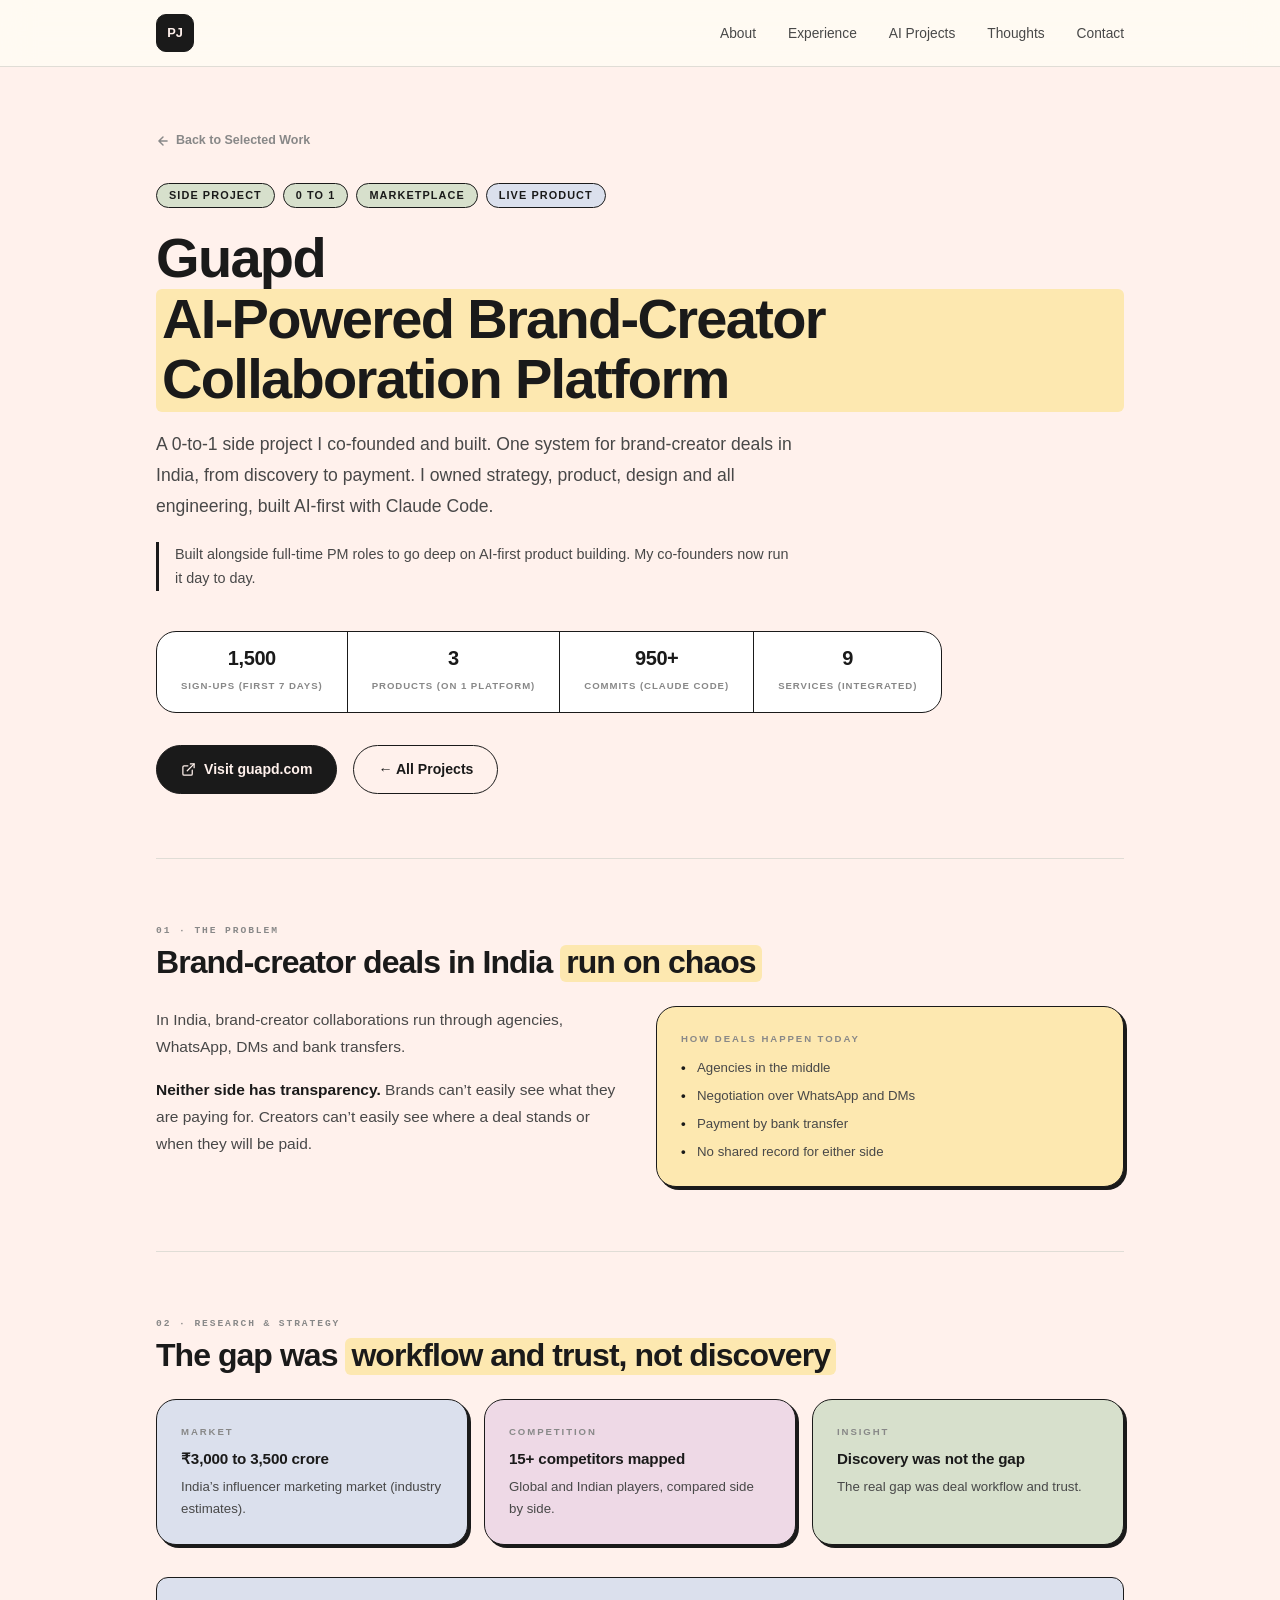
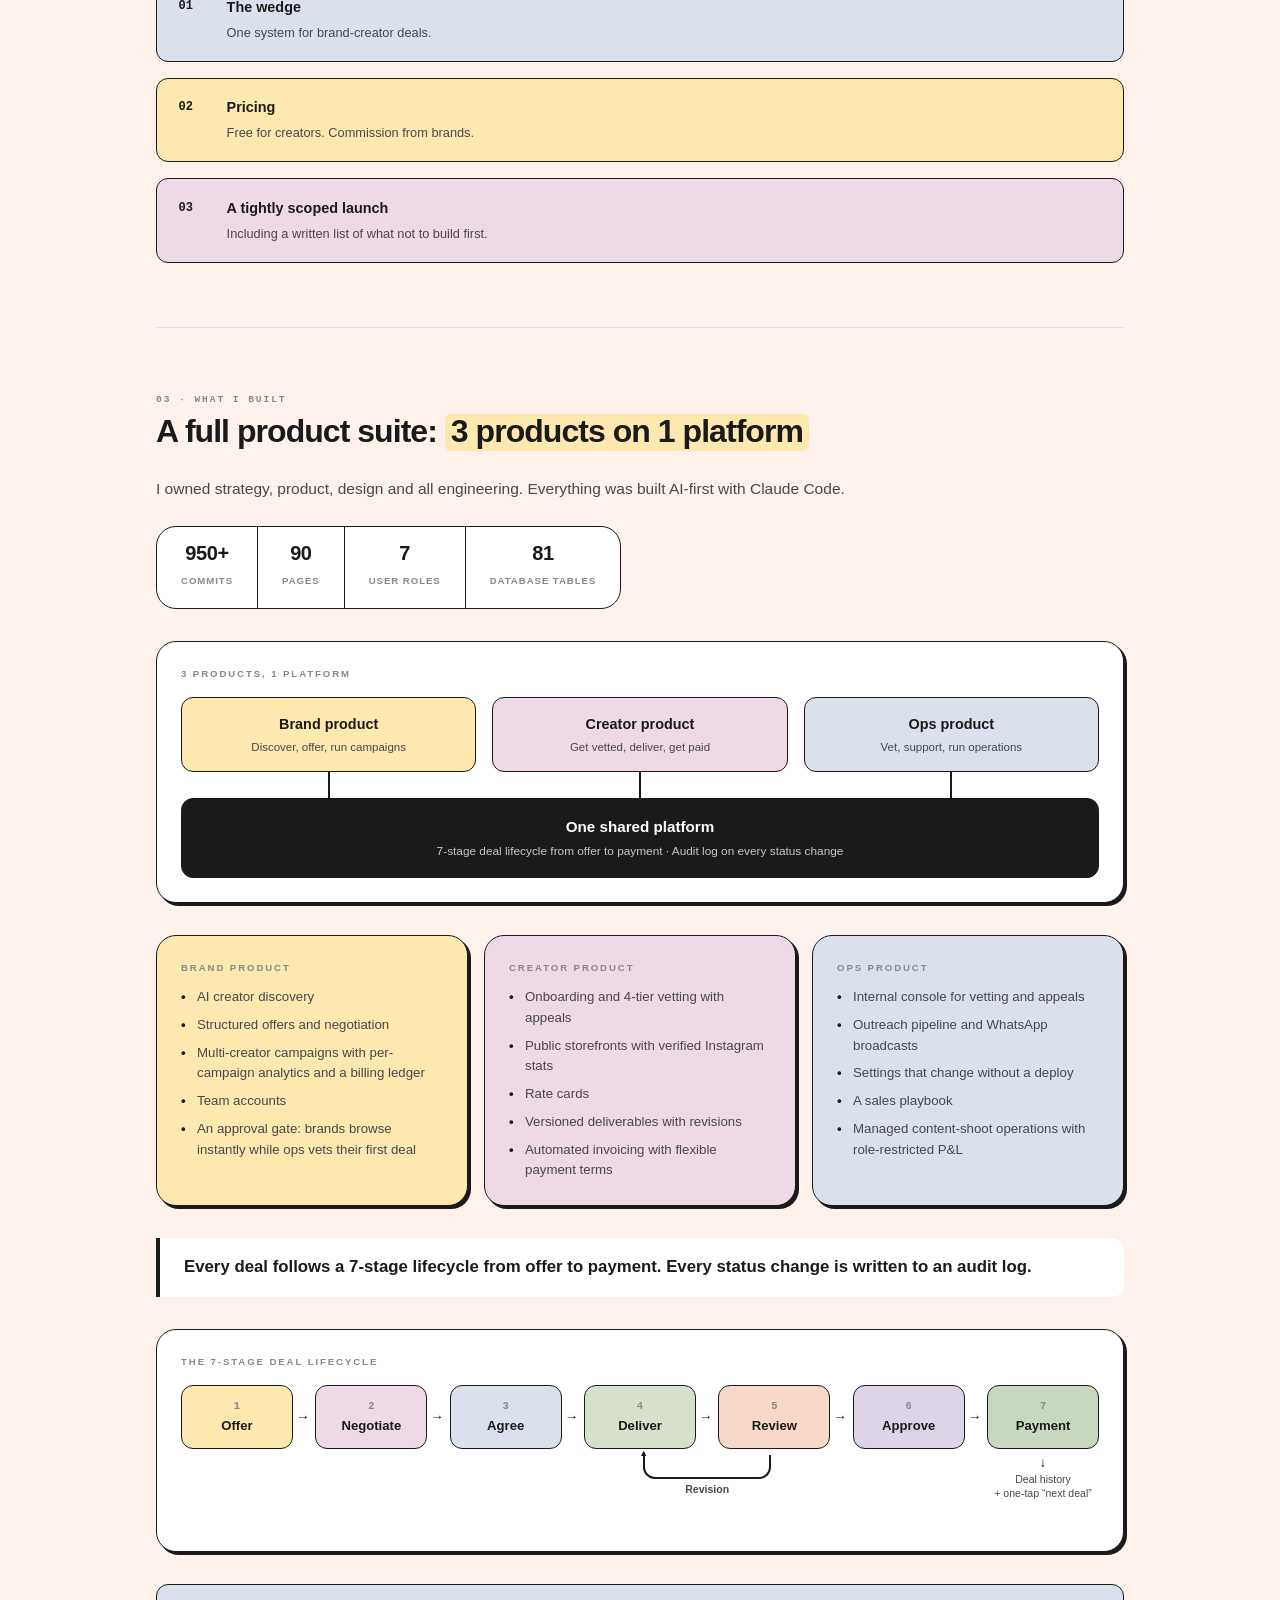
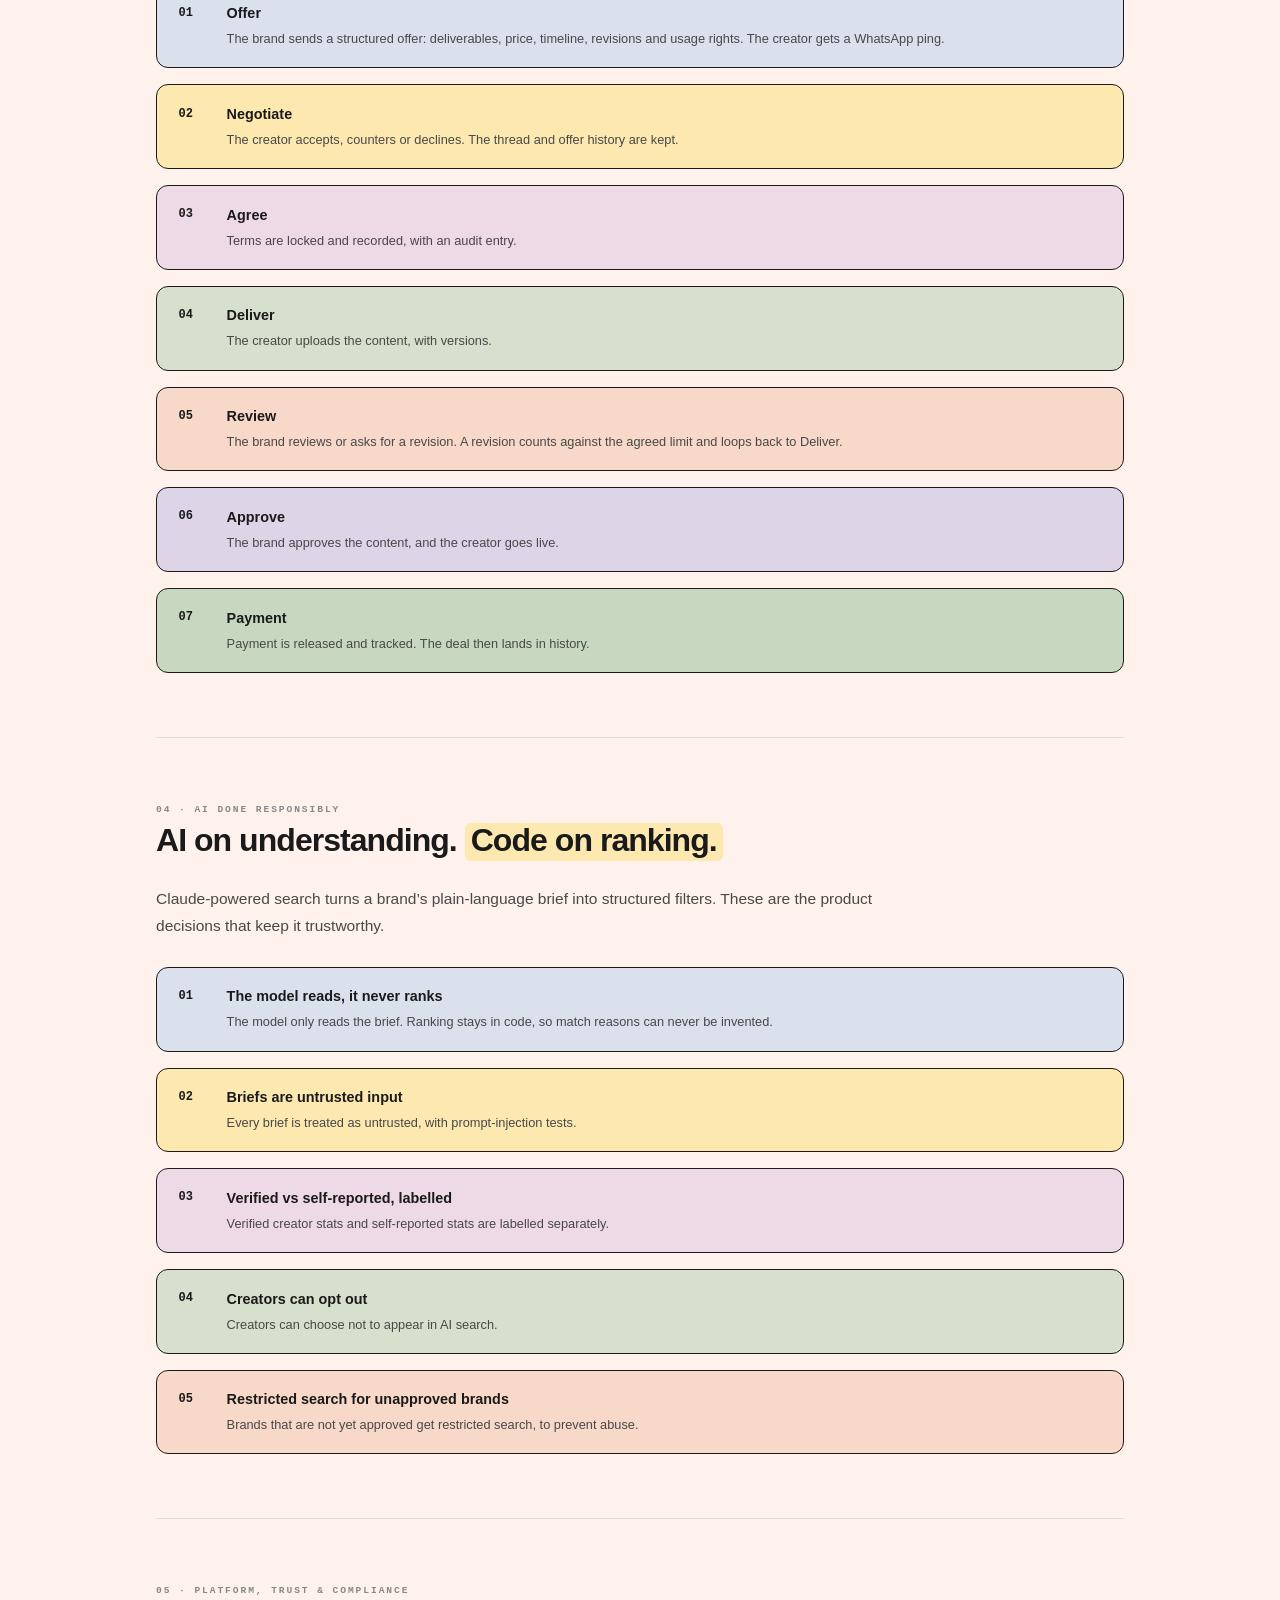
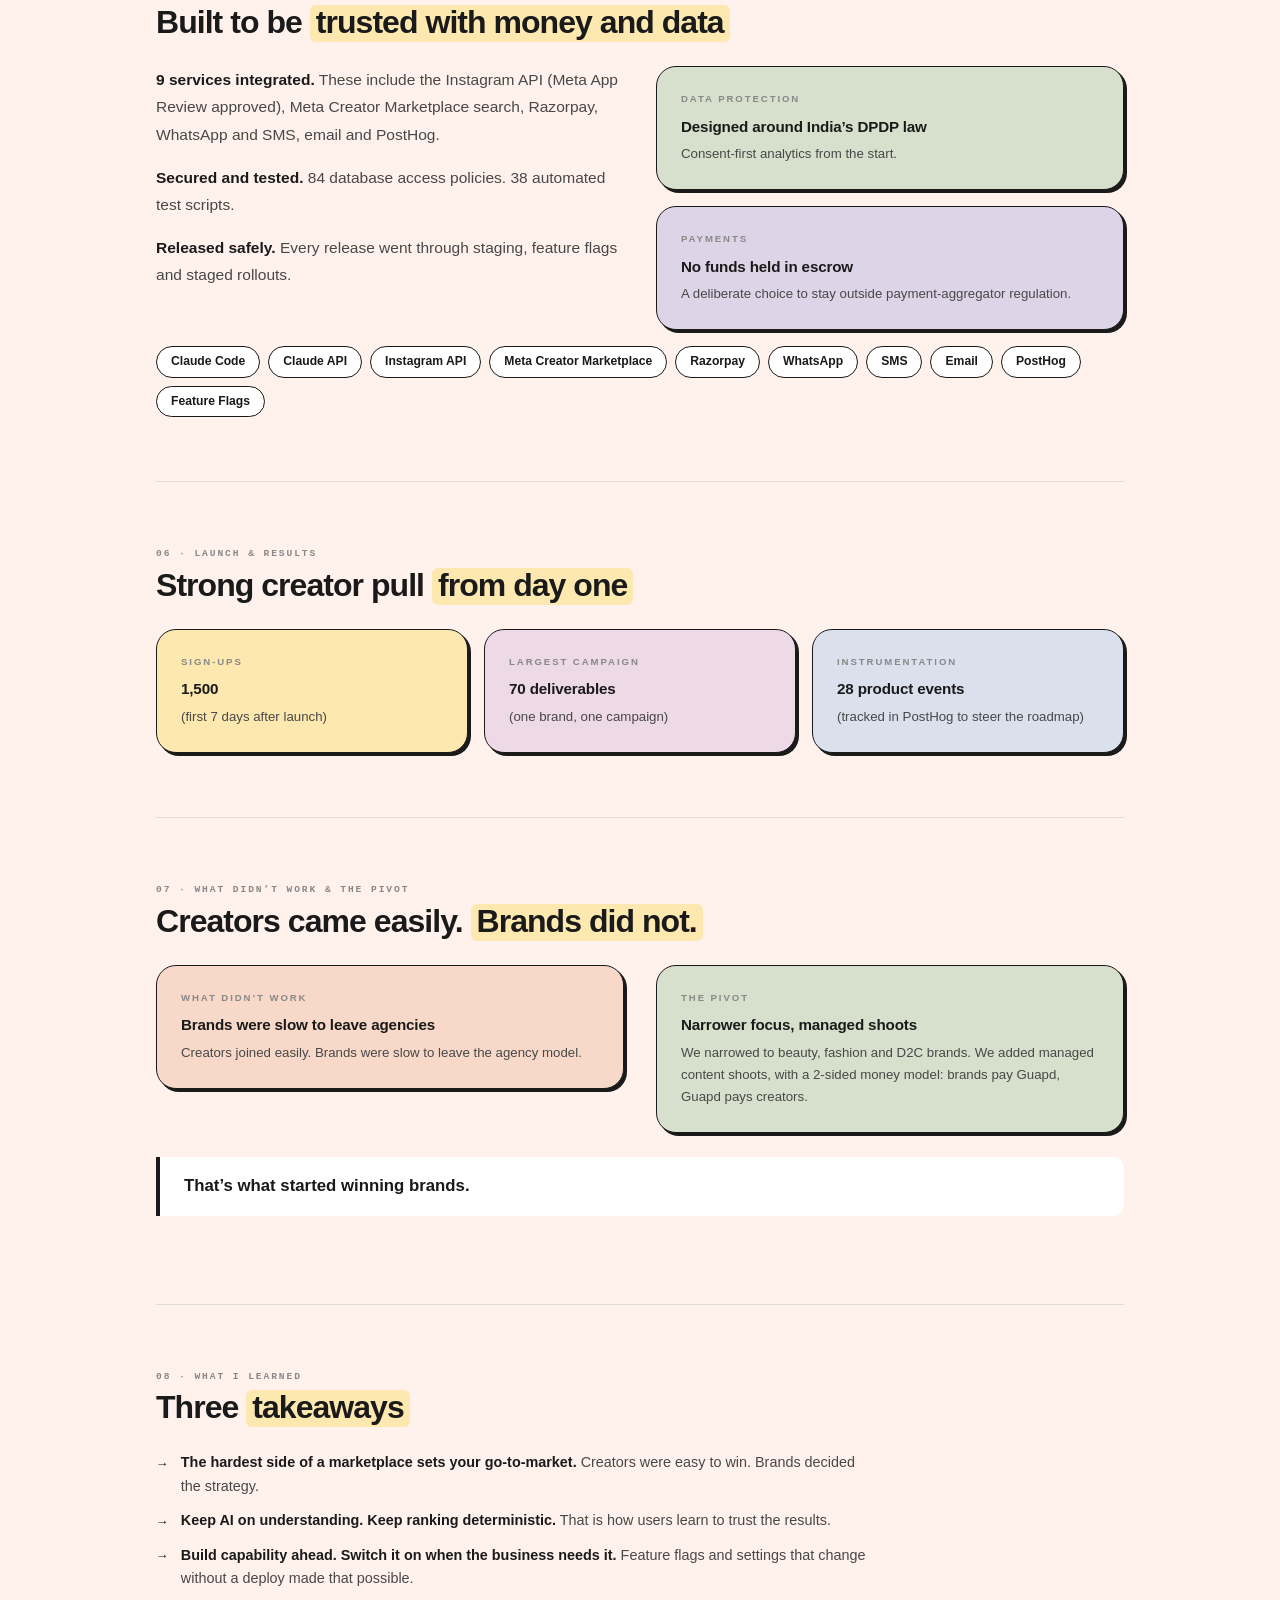
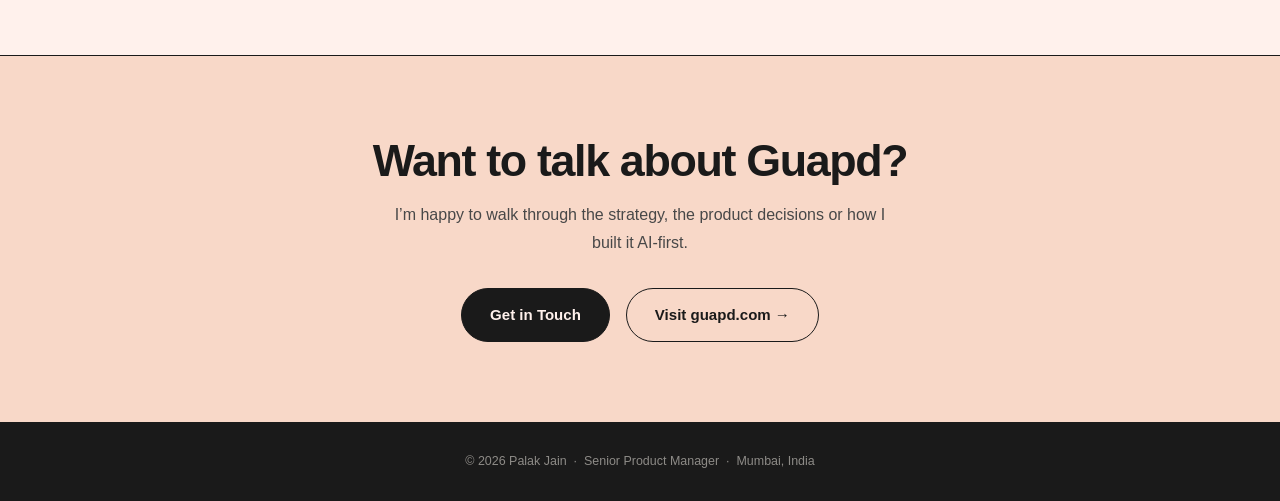
<file: project-guapd.html>
<!DOCTYPE html>
<html lang="en">
<head>
  <meta charset="UTF-8" />
  <meta name="viewport" content="width=device-width, initial-scale=1.0" />
  <meta name="description" content="Case Study: Guapd, an AI-powered brand-creator collaboration platform. A 0-to-1 side project co-founded and built by Palak Jain." />
  <title>Guapd: AI-Powered Brand-Creator Collaboration Platform · Palak Jain</title>
  <link rel="stylesheet" href="style.css" />
  <style>
    :root { --bg: #fff1ec; }
    .cs-page-hero {
      padding: calc(var(--nav-h) + 4rem) clamp(1.5rem, 5vw, 3.5rem) 4rem;
      max-width: 1080px;
      margin: 0 auto;
    }
    .cs-back {
      display: inline-flex; align-items: center; gap: 6px;
      font-size: 0.78rem; font-weight: 600; color: var(--muted);
      margin-bottom: 2rem; transition: color 0.18s;
    }
    .cs-back:hover { color: var(--text); }
    .cs-back svg { flex-shrink: 0; }
    .cs-hero-meta { display: flex; flex-wrap: wrap; gap: 0.5rem; margin-bottom: 1.25rem; }
    .cs-meta-tag {
      background: var(--green); border: var(--border); border-radius: var(--pill);
      font-size: 0.68rem; font-weight: 700; padding: 3px 12px; color: var(--text);
      text-transform: uppercase; letter-spacing: 0.1em;
    }
    .cs-meta-tag.live { background: var(--blue); }
    .cs-hero-title {
      font-size: clamp(2rem, 5vw, 3.5rem); line-height: 1.08;
      margin-bottom: 1.1rem; letter-spacing: -0.03em;
    }
    .cs-hero-sub {
      font-size: 1.1rem; max-width: 640px;
      line-height: 1.75; margin-bottom: 1.25rem; color: var(--sub);
    }
    .cs-hero-note {
      font-size: 0.9rem; max-width: 640px; line-height: 1.7;
      color: var(--sub); margin-bottom: 2.5rem;
      border-left: 3px solid var(--text); padding-left: 1rem;
    }
    .cs-quick-stats {
      display: flex; flex-wrap: wrap; gap: 0; border: var(--border);
      border-radius: var(--r); background: var(--surface); overflow: hidden;
      width: fit-content; margin-bottom: 2rem;
    }
    .cs-qs { padding: 1rem 1.5rem; border-right: var(--border); text-align: center; }
    .cs-qs:last-child { border-right: none; }
    .cs-qs-val { display: block; font-size: 1.25rem; font-weight: 800; color: var(--text); line-height: 1; margin-bottom: 0.2rem; letter-spacing: -0.02em; }
    .cs-qs-label { font-size: 0.6rem; color: var(--muted); text-transform: uppercase; letter-spacing: 0.1em; font-weight: 600; }
    .cs-cta-row { display: flex; gap: 1rem; flex-wrap: wrap; }
    .cs-body { max-width: 1080px; margin: 0 auto; padding: 0 clamp(1.5rem, 5vw, 3.5rem); }
    .cs-section { padding: 4rem 0; border-top: var(--border-light); }
    .cs-section-num { font-size: 0.6rem; font-weight: 700; text-transform: uppercase; letter-spacing: 0.2em; color: var(--muted); margin-bottom: 0.4rem; font-family: 'SFMono-Regular', Menlo, Courier, monospace; }
    .cs-section-title { font-size: clamp(1.4rem, 3vw, 2rem); margin-bottom: 1.5rem; letter-spacing: -0.03em; }
    .cs-prose { font-size: 0.97rem; line-height: 1.8; color: var(--sub); max-width: 720px; }
    .cs-prose p { margin-bottom: 1rem; }
    .cs-prose p:last-child { margin-bottom: 0; }
    .cs-prose strong { color: var(--text); }
    .cs-two-col { display: grid; grid-template-columns: 1fr 1fr; gap: 2rem; align-items: start; }
    .cs-three-col { display: grid; grid-template-columns: repeat(3, 1fr); gap: 1rem; align-items: stretch; }
    .cs-callout { border: var(--border); border-radius: var(--r); padding: 1.5rem; box-shadow: var(--shadow-sm); }
    .cs-callout.yellow { background: var(--yellow); }
    .cs-callout.blue   { background: var(--blue); }
    .cs-callout.green  { background: var(--green); }
    .cs-callout.peach  { background: var(--peach); }
    .cs-callout.purple { background: var(--purple); }
    .cs-callout.pink   { background: var(--pink); }
    .cs-callout-label { font-size: 0.6rem; font-weight: 700; text-transform: uppercase; letter-spacing: 0.2em; color: var(--muted); margin-bottom: 0.75rem; }
    .cs-callout h4 { font-size: 0.95rem; font-weight: 700; color: var(--text); margin-bottom: 0.5rem; text-transform: none; letter-spacing: -0.01em; }
    .cs-callout p { font-size: 0.83rem; line-height: 1.65; color: var(--sub); }
    .cs-callout ul { list-style: none; display: flex; flex-direction: column; gap: 0.45rem; }
    .cs-callout li { font-size: 0.83rem; line-height: 1.55; color: var(--sub); padding-left: 1rem; position: relative; }
    .cs-callout li::before { content: '•'; position: absolute; left: 0; color: var(--text); font-weight: 700; }
    .cs-steps { display: flex; flex-direction: column; gap: 1rem; }
    .cs-step { border: var(--border); border-radius: var(--r-sm); padding: 1.1rem 1.35rem; display: grid; grid-template-columns: 2rem 1fr; gap: 1rem; align-items: start; transition: transform 0.18s, box-shadow 0.18s; }
    .cs-step:hover { transform: translate(-3px,-3px); box-shadow: var(--shadow-sm); }
    .cs-step:nth-child(1) { background: var(--blue); }
    .cs-step:nth-child(2) { background: var(--yellow); }
    .cs-step:nth-child(3) { background: var(--pink); }
    .cs-step:nth-child(4) { background: var(--green); }
    .cs-step:nth-child(5) { background: var(--peach); }
    .cs-step:nth-child(6) { background: var(--purple); }
    .cs-step-num { font-size: 0.75rem; font-weight: 800; color: var(--text); font-family: 'SFMono-Regular', Menlo, Courier, monospace; padding-top: 0.1rem; }
    .cs-step-title { font-size: 0.9rem; font-weight: 700; color: var(--text); margin-bottom: 0.25rem; }
    .cs-step-desc { font-size: 0.8rem; line-height: 1.6; color: var(--sub); }
    .cs-pullout { border-left: 4px solid var(--text); padding: 1rem 1.5rem; margin: 1.5rem 0; background: var(--surface); border-radius: 0 var(--r-sm) var(--r-sm) 0; }
    .cs-pullout p { font-size: 1.05rem; font-weight: 600; color: var(--text); line-height: 1.6; }
    .cs-learnings { list-style: none; display: flex; flex-direction: column; gap: 0.65rem; }
    .cs-learnings li { display: flex; gap: 0.75rem; align-items: flex-start; font-size: 0.9rem; line-height: 1.65; color: var(--sub); }
    .cs-learnings li::before { content: '→'; color: var(--text); font-weight: 700; flex-shrink: 0; font-size: 0.8rem; margin-top: 0.12rem; }
    .cs-learnings strong { color: var(--text); }
    .cs-tech-list { display: flex; flex-wrap: wrap; gap: 0.5rem; margin-top: 1rem; }
    .cs-tech-tag { background: var(--surface); border: var(--border); border-radius: var(--pill); font-size: 0.76rem; font-weight: 600; padding: 5px 14px; color: var(--text); transition: transform 0.15s, box-shadow 0.15s; }
    .cs-tech-tag:hover { transform: translate(-1px,-1px); box-shadow: var(--shadow-sm); }
    .cs-footer-cta { background: var(--peach); border-top: var(--border); padding: 5rem clamp(1.5rem, 5vw, 3.5rem); text-align: center; }
    .cs-footer-cta h2 { font-size: clamp(1.8rem, 4vw, 2.8rem); margin-bottom: 1rem; }
    .cs-footer-cta p { font-size: 1rem; max-width: 500px; margin: 0 auto 2rem; line-height: 1.7; }
    .cs-footer-cta .btn-row { display: flex; justify-content: center; gap: 1rem; flex-wrap: wrap; }

    /* Diagram: 3 products on 1 platform */
    .gp-diagram { border: var(--border); border-radius: var(--r); background: var(--surface); padding: 1.5rem; box-shadow: var(--shadow-sm); margin: 2rem 0; }
    .gp-diagram-title { font-size: 0.6rem; font-weight: 700; text-transform: uppercase; letter-spacing: 0.2em; color: var(--muted); margin-bottom: 1rem; }
    .gp-products { display: grid; grid-template-columns: repeat(3, 1fr); gap: 1rem; }
    .gp-product { border: var(--border); border-radius: var(--r-sm); padding: 0.9rem 1rem; text-align: center; }
    .gp-product:nth-child(1) { background: var(--yellow); }
    .gp-product:nth-child(2) { background: var(--pink); }
    .gp-product:nth-child(3) { background: var(--blue); }
    .gp-product-name { font-size: 0.9rem; font-weight: 700; color: var(--text); }
    .gp-product-for { font-size: 0.72rem; color: var(--sub); margin-top: 0.15rem; }
    .gp-links { display: grid; grid-template-columns: repeat(3, 1fr); gap: 1rem; height: 26px; }
    .gp-links span { justify-self: center; width: 2px; height: 100%; background: var(--text); }
    .gp-platform { border: var(--border); border-radius: var(--r-sm); background: var(--text); color: #fff; padding: 1rem; text-align: center; }
    .gp-platform-name { font-size: 0.95rem; font-weight: 700; }
    .gp-platform-detail { font-size: 0.74rem; opacity: 0.75; margin-top: 0.25rem; line-height: 1.5; }

    /* Diagram: 7-stage deal lifecycle (horizontal on desktop, vertical on phones) */
    .gp-flow { display: grid; grid-template-columns: repeat(7, minmax(0, 1fr)); column-gap: 1.4rem; padding-bottom: 1.6rem; }
    .gp-stage { grid-row: 1; position: relative; border: var(--border); border-radius: var(--r-sm); background: var(--c); padding: 0.75rem 0.3rem; text-align: center; }
    .gp-stage-num { display: block; font-size: 0.65rem; font-weight: 800; color: var(--muted); font-family: 'SFMono-Regular', Menlo, Courier, monospace; }
    .gp-stage-name { display: block; font-size: 0.82rem; font-weight: 700; color: var(--text); }
    .gp-stage:not(:nth-child(7))::after { content: '→'; position: absolute; right: -1.1rem; top: 50%; transform: translateY(-50%); font-weight: 700; color: var(--text); font-size: 0.85rem; }
    .gp-loop { grid-row: 2; grid-column: 4 / 6; position: relative; height: 24px; margin: 6px 24% 0; border: 2px solid var(--text); border-top: none; border-radius: 0 0 12px 12px; }
    .gp-loop::before { content: '▲'; position: absolute; left: -6px; top: -9px; font-size: 9px; color: var(--text); }
    .gp-loop span { position: absolute; left: 50%; bottom: -1.35rem; transform: translateX(-50%); font-size: 0.66rem; font-weight: 700; color: var(--sub); white-space: nowrap; }
    .gp-after { grid-row: 2; grid-column: 7; margin-top: 4px; font-size: 0.66rem; line-height: 1.4; text-align: center; color: var(--sub); }
    .gp-after::before { content: '↓'; display: block; font-weight: 700; color: var(--text); font-size: 0.85rem; }
    .gp-stage-list .cs-step:nth-child(7) { background: var(--sage); }

    @media (max-width: 760px) {
      .cs-two-col, .cs-three-col { grid-template-columns: 1fr; }
      .cs-quick-stats { width: 100%; }
      .cs-qs { flex: 1 1 45%; padding: 0.85rem 0.75rem; border-bottom: var(--border); }
      .gp-products { grid-template-columns: 1fr; gap: 0.6rem; }
      .gp-links { grid-template-columns: 1fr; height: 20px; }
      .gp-links span:not(:first-child) { display: none; }
      .gp-flow { grid-template-columns: minmax(0, 1fr) 5.5rem; row-gap: 1.3rem; column-gap: 0; padding-bottom: 0; }
      .gp-stage { grid-column: 1; height: 2.9rem; display: flex; align-items: center; gap: 0.6rem; padding: 0 1rem; text-align: left; }
      .gp-stage:nth-child(1) { grid-row: 1; } .gp-stage:nth-child(2) { grid-row: 2; } .gp-stage:nth-child(3) { grid-row: 3; }
      .gp-stage:nth-child(4) { grid-row: 4; } .gp-stage:nth-child(5) { grid-row: 5; } .gp-stage:nth-child(6) { grid-row: 6; }
      .gp-stage:nth-child(7) { grid-row: 7; }
      .gp-stage:not(:nth-child(7))::after { content: '↓'; right: auto; left: 50%; top: auto; bottom: -1.25rem; transform: translateX(-50%); }
      .gp-loop { grid-column: 2; grid-row: 4 / 6; height: auto; width: 1.4rem; margin: 1.45rem 0 1.45rem 0.35rem; border: 2px solid var(--text); border-left: none; border-radius: 0 12px 12px 0; }
      .gp-loop::before { content: '◀'; left: -5px; top: -8px; }
      .gp-loop span { left: 1.9rem; bottom: auto; top: 50%; transform: translateY(-50%); }
      .gp-after { grid-column: 1; grid-row: 8; margin-top: -0.9rem; font-size: 0.72rem; }
    }
    @media (max-width: 480px) { .cs-hero-title { font-size: 1.8rem; } .cs-cta-row { flex-direction: column; } .cs-cta-row .btn { justify-content: center; } }
  </style>
</head>
<body>

  <nav class="nav" id="nav" role="navigation" aria-label="Main navigation">
    <div class="nav-inner">
      <a href="index.html" class="nav-logo" aria-label="Back to portfolio">PJ</a>
      <ul class="nav-links" role="list">
        <li><a href="index.html#about">About</a></li>
        <li><a href="index.html#experience">Experience</a></li>
        <li><a href="index.html#work">AI Projects</a></li>
        <li><a href="index.html#thoughts">Thoughts</a></li>
        <li><a href="index.html#contact">Contact</a></li>
      </ul>
    </div>
  </nav>

  <main>

    <div class="cs-page-hero">

      <a href="index.html#work" class="cs-back fade-in">
        <svg width="14" height="14" viewBox="0 0 24 24" fill="none" stroke="currentColor" stroke-width="2.5" stroke-linecap="round" stroke-linejoin="round"><path d="M19 12H5M12 5l-7 7 7 7"/></svg>
        Back to Selected Work
      </a>

      <div class="cs-hero-meta fade-in">
        <span class="cs-meta-tag">Side Project</span>
        <span class="cs-meta-tag">0 to 1</span>
        <span class="cs-meta-tag">Marketplace</span>
        <span class="cs-meta-tag live">Live Product</span>
      </div>

      <h1 class="cs-hero-title fade-in">
        Guapd<br /><span class="highlight">AI-Powered Brand-Creator Collaboration Platform</span>
      </h1>

      <p class="cs-hero-sub fade-in">
        A 0-to-1 side project I co-founded and built. One system for brand-creator deals in India, from discovery to payment. I owned strategy, product, design and all engineering, built AI-first with Claude Code.
      </p>

      <p class="cs-hero-note fade-in">
        Built alongside full-time PM roles to go deep on AI-first product building. My co-founders now run it day to day.
      </p>

      <div class="cs-quick-stats fade-in">
        <div class="cs-qs">
          <span class="cs-qs-val">1,500</span>
          <span class="cs-qs-label">Sign-ups (first 7 days)</span>
        </div>
        <div class="cs-qs">
          <span class="cs-qs-val">3</span>
          <span class="cs-qs-label">Products (on 1 platform)</span>
        </div>
        <div class="cs-qs">
          <span class="cs-qs-val">950+</span>
          <span class="cs-qs-label">Commits (Claude Code)</span>
        </div>
        <div class="cs-qs">
          <span class="cs-qs-val">9</span>
          <span class="cs-qs-label">Services (integrated)</span>
        </div>
      </div>

      <div class="cs-cta-row fade-in">
        <a href="https://guapd.com" target="_blank" rel="noopener noreferrer" class="btn btn-primary">
          <svg width="15" height="15" viewBox="0 0 24 24" fill="none" stroke="currentColor" stroke-width="2" stroke-linecap="round" stroke-linejoin="round" aria-hidden="true"><path d="M18 13v6a2 2 0 0 1-2 2H5a2 2 0 0 1-2-2V8a2 2 0 0 1 2-2h6"/><polyline points="15 3 21 3 21 9"/><line x1="10" y1="14" x2="21" y2="3"/></svg>
          Visit guapd.com
        </a>
        <a href="index.html#work" class="btn btn-secondary">&larr; All Projects</a>
      </div>

    </div>

    <div class="cs-body">

      <!-- 01 PROBLEM -->
      <section class="cs-section fade-in">
        <div class="cs-section-num">01 · The Problem</div>
        <h2 class="cs-section-title">Brand-creator deals in India <span class="highlight">run on chaos</span></h2>

        <div class="cs-two-col">
          <div class="cs-prose">
            <p>
              In India, brand-creator collaborations run through agencies, WhatsApp, DMs and bank transfers.
            </p>
            <p>
              <strong>Neither side has transparency.</strong> Brands can&rsquo;t easily see what they are paying for. Creators can&rsquo;t easily see where a deal stands or when they will be paid.
            </p>
          </div>

          <div class="cs-callout yellow">
            <div class="cs-callout-label">How deals happen today</div>
            <ul>
              <li>Agencies in the middle</li>
              <li>Negotiation over WhatsApp and DMs</li>
              <li>Payment by bank transfer</li>
              <li>No shared record for either side</li>
            </ul>
          </div>
        </div>
      </section>

      <!-- 02 RESEARCH & STRATEGY -->
      <section class="cs-section fade-in">
        <div class="cs-section-num">02 · Research &amp; Strategy</div>
        <h2 class="cs-section-title">The gap was <span class="highlight">workflow and trust, not discovery</span></h2>

        <div class="cs-three-col" style="margin-bottom:2rem;">
          <div class="cs-callout blue">
            <div class="cs-callout-label">Market</div>
            <h4>₹3,000 to 3,500 crore</h4>
            <p>India&rsquo;s influencer marketing market (industry estimates).</p>
          </div>
          <div class="cs-callout pink">
            <div class="cs-callout-label">Competition</div>
            <h4>15+ competitors mapped</h4>
            <p>Global and Indian players, compared side by side.</p>
          </div>
          <div class="cs-callout green">
            <div class="cs-callout-label">Insight</div>
            <h4>Discovery was not the gap</h4>
            <p>The real gap was deal workflow and trust.</p>
          </div>
        </div>

        <div class="cs-steps">
          <div class="cs-step fade-in">
            <div class="cs-step-num">01</div>
            <div>
              <div class="cs-step-title">The wedge</div>
              <div class="cs-step-desc">One system for brand-creator deals.</div>
            </div>
          </div>
          <div class="cs-step fade-in">
            <div class="cs-step-num">02</div>
            <div>
              <div class="cs-step-title">Pricing</div>
              <div class="cs-step-desc">Free for creators. Commission from brands.</div>
            </div>
          </div>
          <div class="cs-step fade-in">
            <div class="cs-step-num">03</div>
            <div>
              <div class="cs-step-title">A tightly scoped launch</div>
              <div class="cs-step-desc">Including a written list of what not to build first.</div>
            </div>
          </div>
        </div>
      </section>

      <!-- 03 WHAT I BUILT -->
      <section class="cs-section fade-in">
        <div class="cs-section-num">03 · What I Built</div>
        <h2 class="cs-section-title">A full product suite: <span class="highlight">3 products on 1 platform</span></h2>

        <div class="cs-prose" style="margin-bottom:1.5rem;">
          <p>
            I owned strategy, product, design and all engineering. Everything was built AI-first with Claude Code.
          </p>
        </div>

        <div class="cs-quick-stats">
          <div class="cs-qs">
            <span class="cs-qs-val">950+</span>
            <span class="cs-qs-label">Commits</span>
          </div>
          <div class="cs-qs">
            <span class="cs-qs-val">90</span>
            <span class="cs-qs-label">Pages</span>
          </div>
          <div class="cs-qs">
            <span class="cs-qs-val">7</span>
            <span class="cs-qs-label">User roles</span>
          </div>
          <div class="cs-qs">
            <span class="cs-qs-val">81</span>
            <span class="cs-qs-label">Database tables</span>
          </div>
        </div>

        <div class="gp-diagram" role="img" aria-label="Diagram: Brand, Creator and Ops products all sit on one shared platform with a 7-stage deal lifecycle and an audit log">
          <div class="gp-diagram-title">3 products, 1 platform</div>
          <div class="gp-products">
            <div class="gp-product">
              <div class="gp-product-name">Brand product</div>
              <div class="gp-product-for">Discover, offer, run campaigns</div>
            </div>
            <div class="gp-product">
              <div class="gp-product-name">Creator product</div>
              <div class="gp-product-for">Get vetted, deliver, get paid</div>
            </div>
            <div class="gp-product">
              <div class="gp-product-name">Ops product</div>
              <div class="gp-product-for">Vet, support, run operations</div>
            </div>
          </div>
          <div class="gp-links" aria-hidden="true"><span></span><span></span><span></span></div>
          <div class="gp-platform">
            <div class="gp-platform-name">One shared platform</div>
            <div class="gp-platform-detail">7-stage deal lifecycle from offer to payment · Audit log on every status change</div>
          </div>
        </div>

        <div class="cs-three-col" style="margin-bottom:2rem;">
          <div class="cs-callout yellow">
            <div class="cs-callout-label">Brand product</div>
            <ul>
              <li>AI creator discovery</li>
              <li>Structured offers and negotiation</li>
              <li>Multi-creator campaigns with per-campaign analytics and a billing ledger</li>
              <li>Team accounts</li>
              <li>An approval gate: brands browse instantly while ops vets their first deal</li>
            </ul>
          </div>
          <div class="cs-callout pink">
            <div class="cs-callout-label">Creator product</div>
            <ul>
              <li>Onboarding and 4-tier vetting with appeals</li>
              <li>Public storefronts with verified Instagram stats</li>
              <li>Rate cards</li>
              <li>Versioned deliverables with revisions</li>
              <li>Automated invoicing with flexible payment terms</li>
            </ul>
          </div>
          <div class="cs-callout blue">
            <div class="cs-callout-label">Ops product</div>
            <ul>
              <li>Internal console for vetting and appeals</li>
              <li>Outreach pipeline and WhatsApp broadcasts</li>
              <li>Settings that change without a deploy</li>
              <li>A sales playbook</li>
              <li>Managed content-shoot operations with role-restricted P&amp;L</li>
            </ul>
          </div>
        </div>

        <div class="cs-pullout">
          <p>Every deal follows a 7-stage lifecycle from offer to payment. Every status change is written to an audit log.</p>
        </div>

        <div class="gp-diagram" role="img" aria-label="Diagram: the 7-stage deal lifecycle. Offer, Negotiate, Agree, Deliver, Review, Approve, Payment. Review can loop back to Deliver for a revision. After Payment, the deal moves to history with a one-tap next deal.">
          <div class="gp-diagram-title">The 7-stage deal lifecycle</div>
          <div class="gp-flow">
            <div class="gp-stage" style="--c: var(--yellow)"><span class="gp-stage-num">1</span><span class="gp-stage-name">Offer</span></div>
            <div class="gp-stage" style="--c: var(--pink)"><span class="gp-stage-num">2</span><span class="gp-stage-name">Negotiate</span></div>
            <div class="gp-stage" style="--c: var(--blue)"><span class="gp-stage-num">3</span><span class="gp-stage-name">Agree</span></div>
            <div class="gp-stage" style="--c: var(--green)"><span class="gp-stage-num">4</span><span class="gp-stage-name">Deliver</span></div>
            <div class="gp-stage" style="--c: var(--peach)"><span class="gp-stage-num">5</span><span class="gp-stage-name">Review</span></div>
            <div class="gp-stage" style="--c: var(--purple)"><span class="gp-stage-num">6</span><span class="gp-stage-name">Approve</span></div>
            <div class="gp-stage" style="--c: var(--sage)"><span class="gp-stage-num">7</span><span class="gp-stage-name">Payment</span></div>
            <div class="gp-loop" aria-hidden="true"><span>Revision</span></div>
            <div class="gp-after" aria-hidden="true">Deal history<br />+ one-tap &ldquo;next deal&rdquo;</div>
          </div>
        </div>

        <div class="cs-steps gp-stage-list">
          <div class="cs-step">
            <div class="cs-step-num">01</div>
            <div>
              <div class="cs-step-title">Offer</div>
              <div class="cs-step-desc">The brand sends a structured offer: deliverables, price, timeline, revisions and usage rights. The creator gets a WhatsApp ping.</div>
            </div>
          </div>
          <div class="cs-step">
            <div class="cs-step-num">02</div>
            <div>
              <div class="cs-step-title">Negotiate</div>
              <div class="cs-step-desc">The creator accepts, counters or declines. The thread and offer history are kept.</div>
            </div>
          </div>
          <div class="cs-step">
            <div class="cs-step-num">03</div>
            <div>
              <div class="cs-step-title">Agree</div>
              <div class="cs-step-desc">Terms are locked and recorded, with an audit entry.</div>
            </div>
          </div>
          <div class="cs-step">
            <div class="cs-step-num">04</div>
            <div>
              <div class="cs-step-title">Deliver</div>
              <div class="cs-step-desc">The creator uploads the content, with versions.</div>
            </div>
          </div>
          <div class="cs-step">
            <div class="cs-step-num">05</div>
            <div>
              <div class="cs-step-title">Review</div>
              <div class="cs-step-desc">The brand reviews or asks for a revision. A revision counts against the agreed limit and loops back to Deliver.</div>
            </div>
          </div>
          <div class="cs-step">
            <div class="cs-step-num">06</div>
            <div>
              <div class="cs-step-title">Approve</div>
              <div class="cs-step-desc">The brand approves the content, and the creator goes live.</div>
            </div>
          </div>
          <div class="cs-step">
            <div class="cs-step-num">07</div>
            <div>
              <div class="cs-step-title">Payment</div>
              <div class="cs-step-desc">Payment is released and tracked. The deal then lands in history.</div>
            </div>
          </div>
        </div>
      </section>

      <!-- 04 AI DONE RESPONSIBLY -->
      <section class="cs-section fade-in">
        <div class="cs-section-num">04 · AI Done Responsibly</div>
        <h2 class="cs-section-title">AI on understanding. <span class="highlight">Code on ranking.</span></h2>

        <div class="cs-prose" style="margin-bottom:1.75rem;">
          <p>
            Claude-powered search turns a brand&rsquo;s plain-language brief into structured filters. These are the product decisions that keep it trustworthy.
          </p>
        </div>

        <div class="cs-steps">
          <div class="cs-step fade-in">
            <div class="cs-step-num">01</div>
            <div>
              <div class="cs-step-title">The model reads, it never ranks</div>
              <div class="cs-step-desc">The model only reads the brief. Ranking stays in code, so match reasons can never be invented.</div>
            </div>
          </div>
          <div class="cs-step fade-in">
            <div class="cs-step-num">02</div>
            <div>
              <div class="cs-step-title">Briefs are untrusted input</div>
              <div class="cs-step-desc">Every brief is treated as untrusted, with prompt-injection tests.</div>
            </div>
          </div>
          <div class="cs-step fade-in">
            <div class="cs-step-num">03</div>
            <div>
              <div class="cs-step-title">Verified vs self-reported, labelled</div>
              <div class="cs-step-desc">Verified creator stats and self-reported stats are labelled separately.</div>
            </div>
          </div>
          <div class="cs-step fade-in">
            <div class="cs-step-num">04</div>
            <div>
              <div class="cs-step-title">Creators can opt out</div>
              <div class="cs-step-desc">Creators can choose not to appear in AI search.</div>
            </div>
          </div>
          <div class="cs-step fade-in">
            <div class="cs-step-num">05</div>
            <div>
              <div class="cs-step-title">Restricted search for unapproved brands</div>
              <div class="cs-step-desc">Brands that are not yet approved get restricted search, to prevent abuse.</div>
            </div>
          </div>
        </div>
      </section>

      <!-- 05 PLATFORM, TRUST & COMPLIANCE -->
      <section class="cs-section fade-in">
        <div class="cs-section-num">05 · Platform, Trust &amp; Compliance</div>
        <h2 class="cs-section-title">Built to be <span class="highlight">trusted with money and data</span></h2>

        <div class="cs-two-col">
          <div class="cs-prose">
            <p>
              <strong>9 services integrated.</strong> These include the Instagram API (Meta App Review approved), Meta Creator Marketplace search, Razorpay, WhatsApp and SMS, email and PostHog.
            </p>
            <p>
              <strong>Secured and tested.</strong> 84 database access policies. 38 automated test scripts.
            </p>
            <p>
              <strong>Released safely.</strong> Every release went through staging, feature flags and staged rollouts.
            </p>
          </div>

          <div style="display:flex; flex-direction:column; gap:1rem;">
            <div class="cs-callout green">
              <div class="cs-callout-label">Data protection</div>
              <h4>Designed around India&rsquo;s DPDP law</h4>
              <p>Consent-first analytics from the start.</p>
            </div>
            <div class="cs-callout purple">
              <div class="cs-callout-label">Payments</div>
              <h4>No funds held in escrow</h4>
              <p>A deliberate choice to stay outside payment-aggregator regulation.</p>
            </div>
          </div>
        </div>

        <div class="cs-tech-list">
          <span class="cs-tech-tag">Claude Code</span>
          <span class="cs-tech-tag">Claude API</span>
          <span class="cs-tech-tag">Instagram API</span>
          <span class="cs-tech-tag">Meta Creator Marketplace</span>
          <span class="cs-tech-tag">Razorpay</span>
          <span class="cs-tech-tag">WhatsApp</span>
          <span class="cs-tech-tag">SMS</span>
          <span class="cs-tech-tag">Email</span>
          <span class="cs-tech-tag">PostHog</span>
          <span class="cs-tech-tag">Feature Flags</span>
        </div>
      </section>

      <!-- 06 LAUNCH & RESULTS -->
      <section class="cs-section fade-in">
        <div class="cs-section-num">06 · Launch &amp; Results</div>
        <h2 class="cs-section-title">Strong creator pull <span class="highlight">from day one</span></h2>

        <div class="cs-three-col">
          <div class="cs-callout yellow">
            <div class="cs-callout-label">Sign-ups</div>
            <h4>1,500</h4>
            <p>(first 7 days after launch)</p>
          </div>
          <div class="cs-callout pink">
            <div class="cs-callout-label">Largest campaign</div>
            <h4>70 deliverables</h4>
            <p>(one brand, one campaign)</p>
          </div>
          <div class="cs-callout blue">
            <div class="cs-callout-label">Instrumentation</div>
            <h4>28 product events</h4>
            <p>(tracked in PostHog to steer the roadmap)</p>
          </div>
        </div>
      </section>

      <!-- 07 WHAT DIDN'T WORK -->
      <section class="cs-section fade-in">
        <div class="cs-section-num">07 · What Didn&rsquo;t Work &amp; the Pivot</div>
        <h2 class="cs-section-title">Creators came easily. <span class="highlight">Brands did not.</span></h2>

        <div class="cs-two-col">
          <div class="cs-callout peach">
            <div class="cs-callout-label">What didn&rsquo;t work</div>
            <h4>Brands were slow to leave agencies</h4>
            <p>Creators joined easily. Brands were slow to leave the agency model.</p>
          </div>
          <div class="cs-callout green">
            <div class="cs-callout-label">The pivot</div>
            <h4>Narrower focus, managed shoots</h4>
            <p>We narrowed to beauty, fashion and D2C brands. We added managed content shoots, with a 2-sided money model: brands pay Guapd, Guapd pays creators.</p>
          </div>
        </div>

        <div class="cs-pullout">
          <p>That&rsquo;s what started winning brands.</p>
        </div>
      </section>

      <!-- 08 WHAT I LEARNED -->
      <section class="cs-section fade-in">
        <div class="cs-section-num">08 · What I Learned</div>
        <h2 class="cs-section-title">Three <span class="highlight">takeaways</span></h2>

        <ul class="cs-learnings" style="max-width:720px;">
          <li>
            <span><strong>The hardest side of a marketplace sets your go-to-market.</strong> Creators were easy to win. Brands decided the strategy.</span>
          </li>
          <li>
            <span><strong>Keep AI on understanding. Keep ranking deterministic.</strong> That is how users learn to trust the results.</span>
          </li>
          <li>
            <span><strong>Build capability ahead. Switch it on when the business needs it.</strong> Feature flags and settings that change without a deploy made that possible.</span>
          </li>
        </ul>
      </section>

    </div>

    <div class="cs-footer-cta">
      <h2>Want to talk about Guapd?</h2>
      <p>I&rsquo;m happy to walk through the strategy, the product decisions or how I built it AI-first.</p>
      <div class="btn-row">
        <a href="index.html#contact" class="btn btn-primary btn-lg">Get in Touch</a>
        <a href="https://guapd.com" target="_blank" rel="noopener noreferrer" class="btn btn-secondary btn-lg">Visit guapd.com &rarr;</a>
      </div>
    </div>

  </main>

  <footer class="footer" role="contentinfo">
    <div class="container">
      <p>&copy; 2026 Palak Jain &nbsp;&middot;&nbsp; Senior Product Manager &nbsp;&middot;&nbsp; Mumbai, India</p>
    </div>
  </footer>

  <script src="script.js"></script>
</body>
</html>
</file>
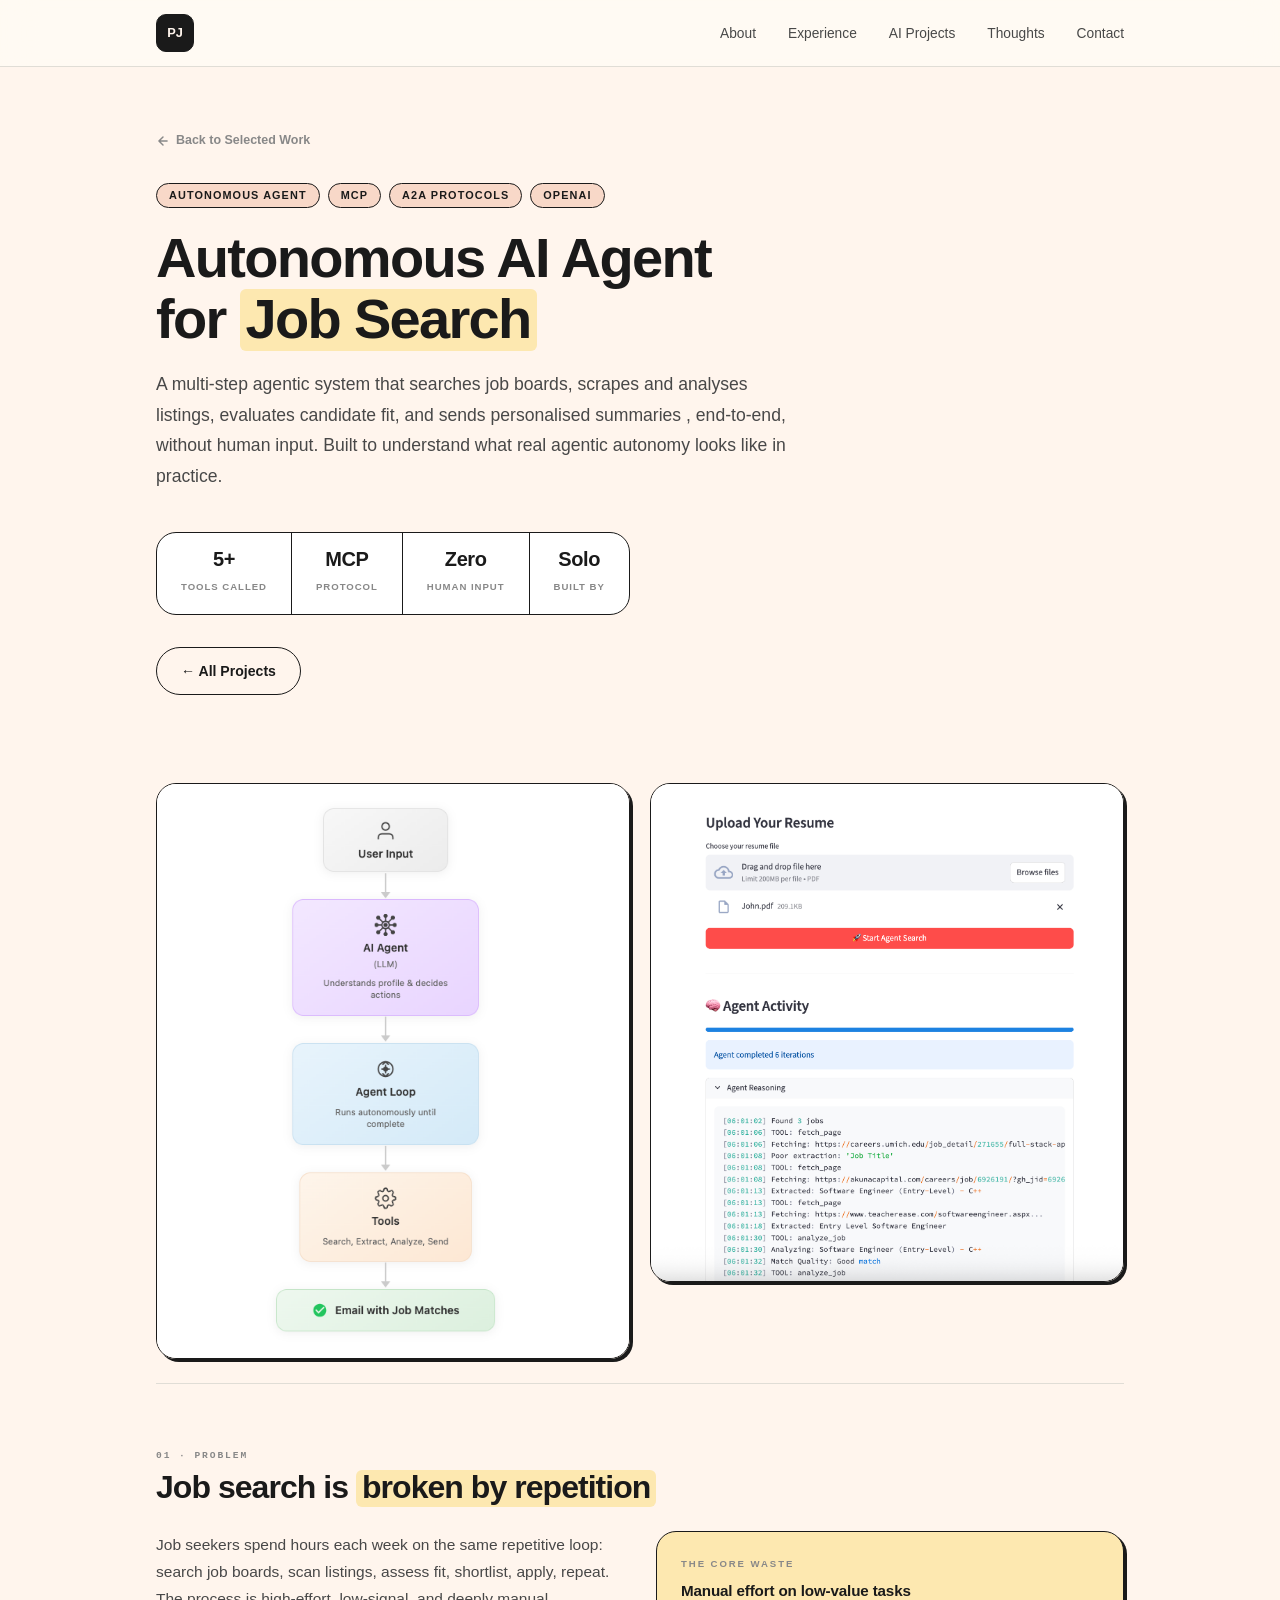
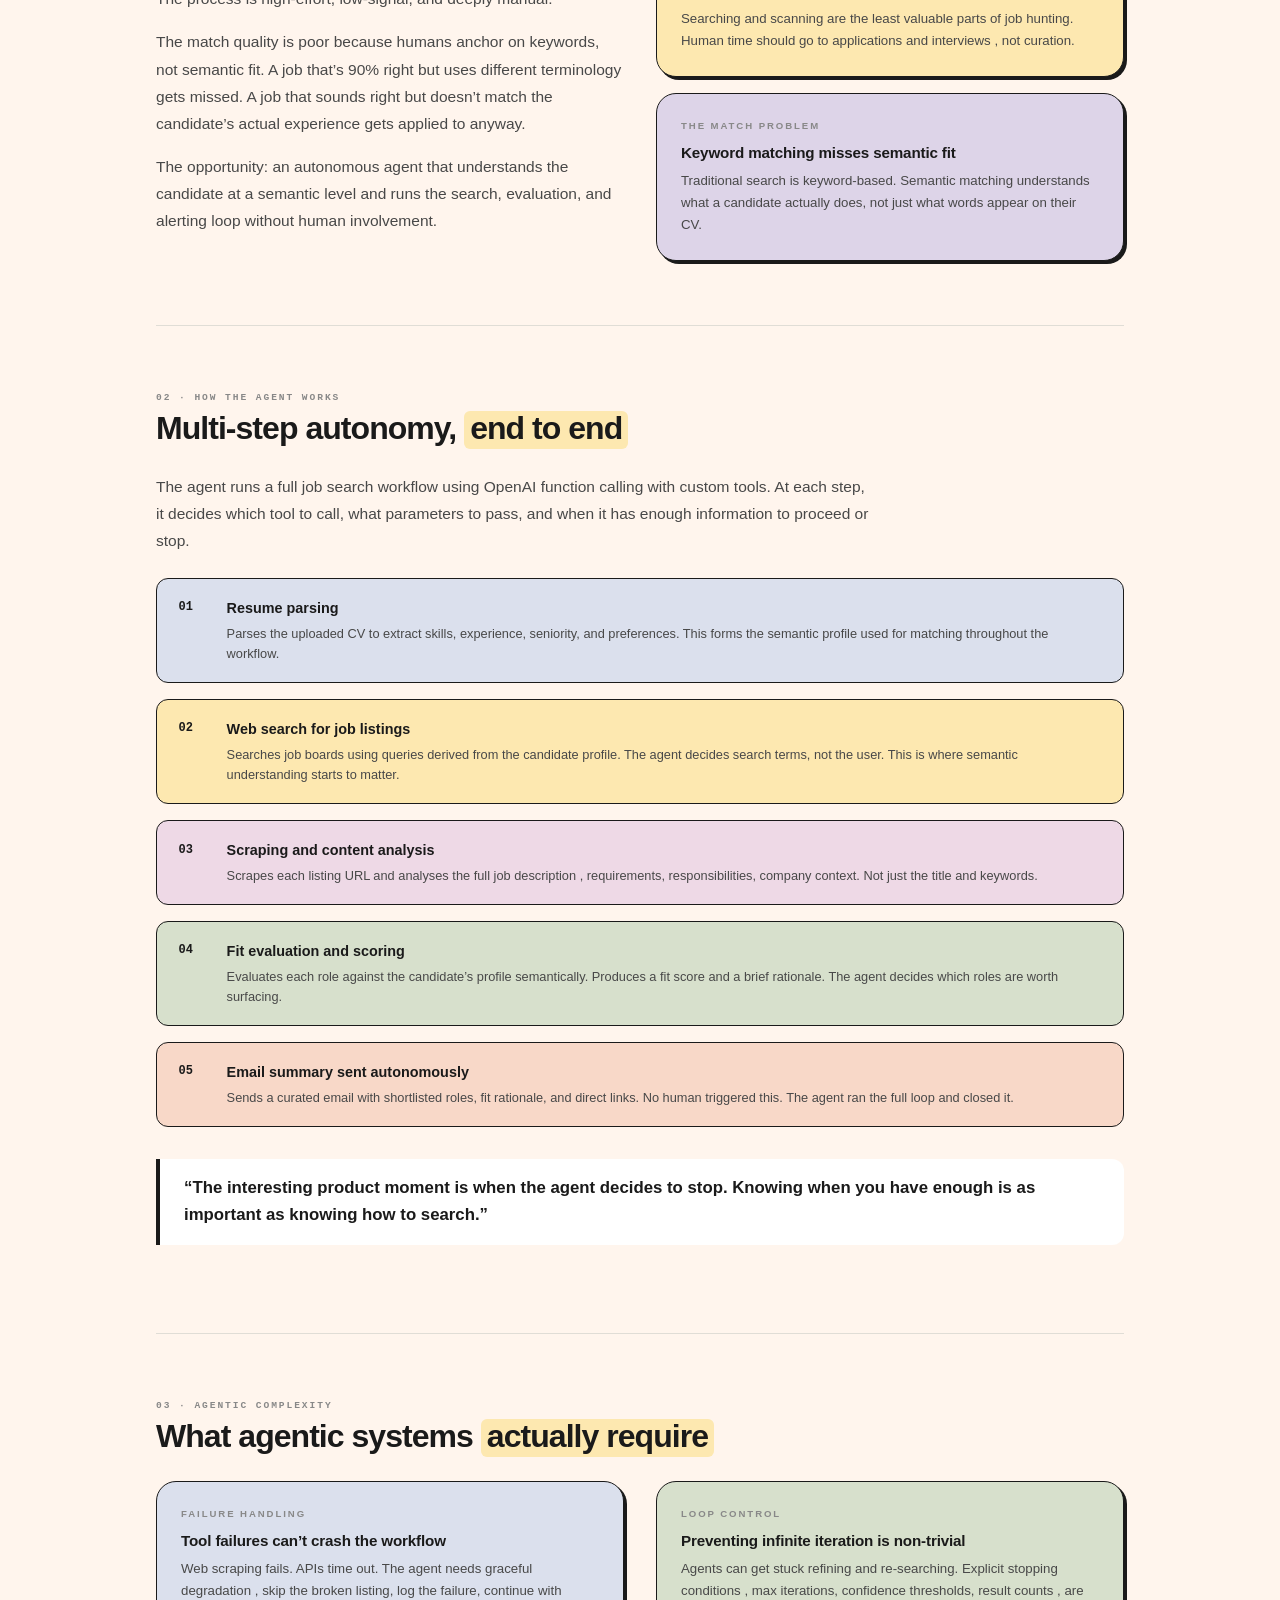
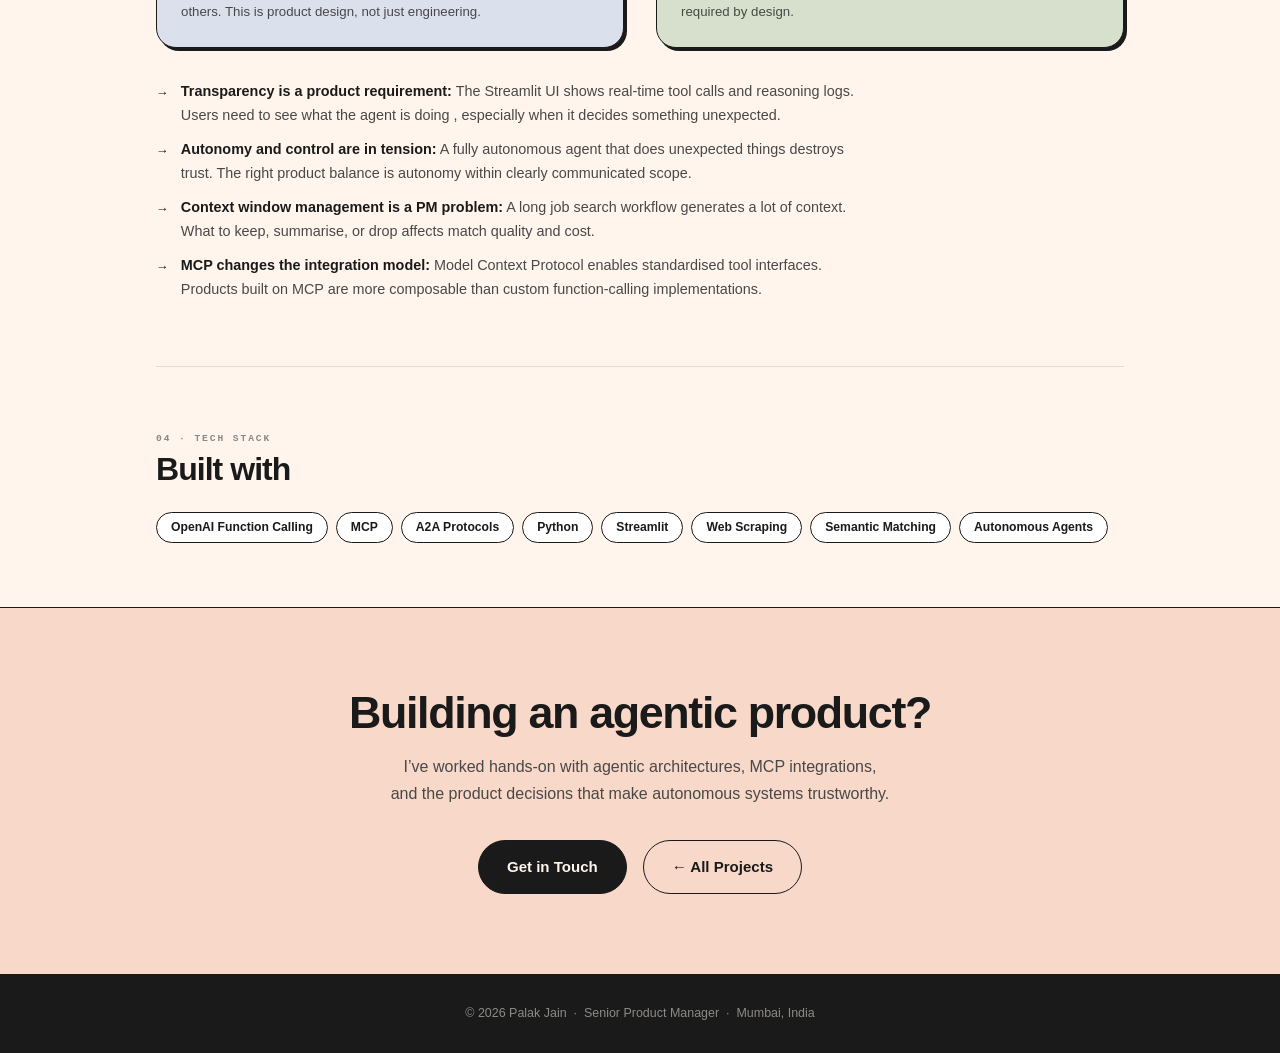
<file: project-job-search.html>
<!DOCTYPE html>
<html lang="en">
<head>
  <meta charset="UTF-8" />
  <meta name="viewport" content="width=device-width, initial-scale=1.0" />
  <meta name="description" content="Case Study: Autonomous AI Agent for Job Search — built by Palak Jain, Senior Product Manager." />
  <title>Autonomous Job Search AI Agent: Case Study · Palak Jain</title>
  <link rel="stylesheet" href="style.css" />
  <style>
    :root { --bg: #fff5ed; }
    .cs-page-hero { padding: calc(var(--nav-h) + 4rem) clamp(1.5rem, 5vw, 3.5rem) 4rem; max-width: 1080px; margin: 0 auto; }
    .cs-back { display: inline-flex; align-items: center; gap: 6px; font-size: 0.78rem; font-weight: 600; color: var(--muted); margin-bottom: 2rem; transition: color 0.18s; }
    .cs-back:hover { color: var(--text); }
    .cs-hero-meta { display: flex; flex-wrap: wrap; gap: 0.5rem; margin-bottom: 1.25rem; }
    .cs-meta-tag { background: var(--peach); border: var(--border); border-radius: var(--pill); font-size: 0.68rem; font-weight: 700; padding: 3px 12px; color: var(--text); text-transform: uppercase; letter-spacing: 0.1em; }
    .cs-hero-title { font-size: clamp(2rem, 5vw, 3.5rem); line-height: 1.08; margin-bottom: 1.1rem; letter-spacing: -0.03em; }
    .cs-hero-sub { font-size: 1.1rem; max-width: 640px; line-height: 1.75; margin-bottom: 2.5rem; color: var(--sub); }
    .cs-quick-stats { display: flex; flex-wrap: wrap; gap: 0; border: var(--border); border-radius: var(--r); background: var(--surface); overflow: hidden; width: fit-content; margin-bottom: 2rem; }
    .cs-qs { padding: 1rem 1.5rem; border-right: var(--border); text-align: center; }
    .cs-qs:last-child { border-right: none; }
    .cs-qs-val { display: block; font-size: 1.25rem; font-weight: 800; color: var(--text); line-height: 1; margin-bottom: 0.2rem; letter-spacing: -0.02em; }
    .cs-qs-label { font-size: 0.6rem; color: var(--muted); text-transform: uppercase; letter-spacing: 0.1em; font-weight: 600; }
    .cs-cta-row { display: flex; gap: 1rem; flex-wrap: wrap; }
    .cs-body { max-width: 1080px; margin: 0 auto; padding: 0 clamp(1.5rem, 5vw, 3.5rem); }
    .cs-section { padding: 4rem 0; border-top: var(--border-light); }
    .cs-section-num { font-size: 0.6rem; font-weight: 700; text-transform: uppercase; letter-spacing: 0.2em; color: var(--muted); margin-bottom: 0.4rem; font-family: 'SFMono-Regular', Menlo, Courier, monospace; }
    .cs-section-title { font-size: clamp(1.4rem, 3vw, 2rem); margin-bottom: 1.5rem; letter-spacing: -0.03em; }
    .cs-prose { font-size: 0.97rem; line-height: 1.8; color: var(--sub); max-width: 720px; }
    .cs-prose p { margin-bottom: 1rem; }
    .cs-prose p:last-child { margin-bottom: 0; }
    .cs-prose strong { color: var(--text); }
    .cs-two-col { display: grid; grid-template-columns: 1fr 1fr; gap: 2rem; align-items: start; }
    .cs-callout { border: var(--border); border-radius: var(--r); padding: 1.5rem; box-shadow: var(--shadow-sm); }
    .cs-callout.yellow { background: var(--yellow); }
    .cs-callout.blue { background: var(--blue); }
    .cs-callout.green { background: var(--green); }
    .cs-callout.peach { background: var(--peach); }
    .cs-callout.purple { background: var(--purple); }
    .cs-callout-label { font-size: 0.6rem; font-weight: 700; text-transform: uppercase; letter-spacing: 0.2em; color: var(--muted); margin-bottom: 0.75rem; }
    .cs-callout h4 { font-size: 0.95rem; font-weight: 700; color: var(--text); margin-bottom: 0.5rem; text-transform: none; letter-spacing: -0.01em; }
    .cs-callout p { font-size: 0.83rem; line-height: 1.65; color: var(--sub); }
    .cs-steps { display: flex; flex-direction: column; gap: 1rem; }
    .cs-step { border: var(--border); border-radius: var(--r-sm); padding: 1.1rem 1.35rem; display: grid; grid-template-columns: 2rem 1fr; gap: 1rem; align-items: start; transition: transform 0.18s, box-shadow 0.18s; }
    .cs-step:hover { transform: translate(-3px,-3px); box-shadow: var(--shadow-sm); }
    .cs-step:nth-child(1) { background: var(--blue); }
    .cs-step:nth-child(2) { background: var(--yellow); }
    .cs-step:nth-child(3) { background: var(--pink); }
    .cs-step:nth-child(4) { background: var(--green); }
    .cs-step:nth-child(5) { background: var(--peach); }
    .cs-step-num { font-size: 0.75rem; font-weight: 800; color: var(--text); font-family: 'SFMono-Regular', Menlo, Courier, monospace; padding-top: 0.1rem; }
    .cs-step-title { font-size: 0.9rem; font-weight: 700; color: var(--text); margin-bottom: 0.25rem; }
    .cs-step-desc { font-size: 0.8rem; line-height: 1.6; color: var(--sub); }
    .cs-pullout { border-left: 4px solid var(--text); padding: 1rem 1.5rem; margin: 1.5rem 0; background: var(--surface); border-radius: 0 var(--r-sm) var(--r-sm) 0; }
    .cs-pullout p { font-size: 1.05rem; font-weight: 600; color: var(--text); line-height: 1.6; }
    .cs-learnings { list-style: none; display: flex; flex-direction: column; gap: 0.65rem; }
    .cs-learnings li { display: flex; gap: 0.75rem; align-items: flex-start; font-size: 0.9rem; line-height: 1.65; color: var(--sub); }
    .cs-learnings li::before { content: '→'; color: var(--text); font-weight: 700; flex-shrink: 0; font-size: 0.8rem; margin-top: 0.12rem; }
    .cs-learnings strong { color: var(--text); }
    .cs-tech-list { display: flex; flex-wrap: wrap; gap: 0.5rem; margin-top: 1rem; }
    .cs-tech-tag { background: var(--surface); border: var(--border); border-radius: var(--pill); font-size: 0.76rem; font-weight: 600; padding: 5px 14px; color: var(--text); transition: transform 0.15s, box-shadow 0.15s; }
    .cs-tech-tag:hover { transform: translate(-1px,-1px); box-shadow: var(--shadow-sm); }
    .cs-footer-cta { background: var(--peach); border-top: var(--border); padding: 5rem clamp(1.5rem, 5vw, 3.5rem); text-align: center; }
    .cs-footer-cta h2 { font-size: clamp(1.8rem, 4vw, 2.8rem); margin-bottom: 1rem; }
    .cs-footer-cta p { font-size: 1rem; max-width: 500px; margin: 0 auto 2rem; line-height: 1.7; }
    .cs-footer-cta .btn-row { display: flex; justify-content: center; gap: 1rem; flex-wrap: wrap; }
    @media (max-width: 760px) { .cs-two-col { grid-template-columns: 1fr; } .cs-quick-stats { width: 100%; } .cs-qs { flex: 1; padding: 0.85rem 0.75rem; } }
    @media (max-width: 480px) { .cs-hero-title { font-size: 1.8rem; } .cs-cta-row { flex-direction: column; } .cs-cta-row .btn { justify-content: center; } }
  </style>
</head>
<body>

  <nav class="nav" id="nav" role="navigation" aria-label="Main navigation">
    <div class="nav-inner">
      <a href="index.html" class="nav-logo" aria-label="Back to portfolio">PJ</a>
      <ul class="nav-links" role="list">
        <li><a href="index.html#about">About</a></li>
        <li><a href="index.html#experience">Experience</a></li>
        <li><a href="index.html#work">AI Projects</a></li>
        <li><a href="index.html#thoughts">Thoughts</a></li>
        <li><a href="index.html#contact">Contact</a></li>
      </ul>
    </div>
  </nav>

  <main>

    <div class="cs-page-hero">

      <a href="index.html#work" class="cs-back fade-in">
        <svg width="14" height="14" viewBox="0 0 24 24" fill="none" stroke="currentColor" stroke-width="2.5" stroke-linecap="round" stroke-linejoin="round"><path d="M19 12H5M12 5l-7 7 7 7"/></svg>
        Back to Selected Work
      </a>

      <div class="cs-hero-meta fade-in">
        <span class="cs-meta-tag">Autonomous Agent</span>
        <span class="cs-meta-tag">MCP</span>
        <span class="cs-meta-tag">A2A Protocols</span>
        <span class="cs-meta-tag">OpenAI</span>
      </div>

      <h1 class="cs-hero-title fade-in">
        Autonomous AI Agent<br />for <span class="highlight">Job Search</span>
      </h1>

      <p class="cs-hero-sub fade-in">
        A multi-step agentic system that searches job boards, scrapes and analyses listings, evaluates
        candidate fit, and sends personalised summaries , end-to-end, without human input. Built to
        understand what real agentic autonomy looks like in practice.
      </p>

      <div class="cs-quick-stats fade-in">
        <div class="cs-qs">
          <span class="cs-qs-val">5+</span>
          <span class="cs-qs-label">Tools Called</span>
        </div>
        <div class="cs-qs">
          <span class="cs-qs-val">MCP</span>
          <span class="cs-qs-label">Protocol</span>
        </div>
        <div class="cs-qs">
          <span class="cs-qs-val">Zero</span>
          <span class="cs-qs-label">Human Input</span>
        </div>
        <div class="cs-qs">
          <span class="cs-qs-val">Solo</span>
          <span class="cs-qs-label">Built by</span>
        </div>
      </div>

      <div class="cs-cta-row fade-in">
        <a href="index.html#work" class="btn btn-secondary">&larr; All Projects</a>
      </div>

    </div>

    <div class="cs-body">

      <div class="cs-project-img-row fade-in">
        <img src="projects/5-autonomous-job-search-agent-architecture.png" alt="Autonomous Job Search Agent architecture diagram" class="cs-project-img" style="margin:0;" loading="lazy">
        <img src="projects/5-autonomous-job-search-agent-screenshot.png" alt="Autonomous Job Search Agent screenshot" class="cs-project-img" style="margin:0;" loading="lazy">
      </div>

      <section class="cs-section fade-in">
        <div class="cs-section-num">01 · Problem</div>
        <h2 class="cs-section-title">Job search is <span class="highlight">broken by repetition</span></h2>

        <div class="cs-two-col">
          <div class="cs-prose">
            <p>
              Job seekers spend hours each week on the same repetitive loop: search job boards, scan listings, assess fit, shortlist, apply, repeat. The process is high-effort, low-signal, and deeply manual.
            </p>
            <p>
              The match quality is poor because humans anchor on keywords, not semantic fit. A job that&rsquo;s 90% right but uses different terminology gets missed. A job that sounds right but doesn&rsquo;t match the candidate&rsquo;s actual experience gets applied to anyway.
            </p>
            <p>
              The opportunity: an autonomous agent that understands the candidate at a semantic level and runs the search, evaluation, and alerting loop without human involvement.
            </p>
          </div>
          <div style="display:flex; flex-direction:column; gap:1rem;">
            <div class="cs-callout yellow">
              <div class="cs-callout-label">The Core Waste</div>
              <h4>Manual effort on low-value tasks</h4>
              <p>Searching and scanning are the least valuable parts of job hunting. Human time should go to applications and interviews , not curation.</p>
            </div>
            <div class="cs-callout purple">
              <div class="cs-callout-label">The Match Problem</div>
              <h4>Keyword matching misses semantic fit</h4>
              <p>Traditional search is keyword-based. Semantic matching understands what a candidate actually does, not just what words appear on their CV.</p>
            </div>
          </div>
        </div>
      </section>

      <section class="cs-section fade-in">
        <div class="cs-section-num">02 · How the Agent Works</div>
        <h2 class="cs-section-title">Multi-step autonomy, <span class="highlight">end to end</span></h2>

        <div class="cs-prose" style="margin-bottom:1.5rem;">
          <p>
            The agent runs a full job search workflow using OpenAI function calling with custom tools. At each step, it decides which tool to call, what parameters to pass, and when it has enough information to proceed or stop.
          </p>
        </div>


        <div class="cs-steps">
          <div class="cs-step fade-in">
            <div class="cs-step-num">01</div>
            <div>
              <div class="cs-step-title">Resume parsing</div>
              <div class="cs-step-desc">Parses the uploaded CV to extract skills, experience, seniority, and preferences. This forms the semantic profile used for matching throughout the workflow.</div>
            </div>
          </div>
          <div class="cs-step fade-in">
            <div class="cs-step-num">02</div>
            <div>
              <div class="cs-step-title">Web search for job listings</div>
              <div class="cs-step-desc">Searches job boards using queries derived from the candidate profile. The agent decides search terms, not the user. This is where semantic understanding starts to matter.</div>
            </div>
          </div>
          <div class="cs-step fade-in">
            <div class="cs-step-num">03</div>
            <div>
              <div class="cs-step-title">Scraping and content analysis</div>
              <div class="cs-step-desc">Scrapes each listing URL and analyses the full job description , requirements, responsibilities, company context. Not just the title and keywords.</div>
            </div>
          </div>
          <div class="cs-step fade-in">
            <div class="cs-step-num">04</div>
            <div>
              <div class="cs-step-title">Fit evaluation and scoring</div>
              <div class="cs-step-desc">Evaluates each role against the candidate&rsquo;s profile semantically. Produces a fit score and a brief rationale. The agent decides which roles are worth surfacing.</div>
            </div>
          </div>
          <div class="cs-step fade-in">
            <div class="cs-step-num">05</div>
            <div>
              <div class="cs-step-title">Email summary sent autonomously</div>
              <div class="cs-step-desc">Sends a curated email with shortlisted roles, fit rationale, and direct links. No human triggered this. The agent ran the full loop and closed it.</div>
            </div>
          </div>
        </div>

        <div class="cs-pullout" style="margin-top:2rem;">
          <p>&ldquo;The interesting product moment is when the agent decides to stop. Knowing when you have enough is as important as knowing how to search.&rdquo;</p>
        </div>
      </section>

      <section class="cs-section fade-in">
        <div class="cs-section-num">03 · Agentic Complexity</div>
        <h2 class="cs-section-title">What agentic systems <span class="highlight">actually require</span></h2>

        <div class="cs-two-col" style="margin-bottom:2rem;">
          <div class="cs-callout blue">
            <div class="cs-callout-label">Failure handling</div>
            <h4>Tool failures can&rsquo;t crash the workflow</h4>
            <p>Web scraping fails. APIs time out. The agent needs graceful degradation , skip the broken listing, log the failure, continue with others. This is product design, not just engineering.</p>
          </div>
          <div class="cs-callout green">
            <div class="cs-callout-label">Loop control</div>
            <h4>Preventing infinite iteration is non-trivial</h4>
            <p>Agents can get stuck refining and re-searching. Explicit stopping conditions , max iterations, confidence thresholds, result counts , are required by design.</p>
          </div>
        </div>

        <ul class="cs-learnings" style="max-width:720px;">
          <li><span><strong>Transparency is a product requirement:</strong> The Streamlit UI shows real-time tool calls and reasoning logs. Users need to see what the agent is doing , especially when it decides something unexpected.</span></li>
          <li><span><strong>Autonomy and control are in tension:</strong> A fully autonomous agent that does unexpected things destroys trust. The right product balance is autonomy within clearly communicated scope.</span></li>
          <li><span><strong>Context window management is a PM problem:</strong> A long job search workflow generates a lot of context. What to keep, summarise, or drop affects match quality and cost.</span></li>
          <li><span><strong>MCP changes the integration model:</strong> Model Context Protocol enables standardised tool interfaces. Products built on MCP are more composable than custom function-calling implementations.</span></li>
        </ul>
      </section>

      <section class="cs-section fade-in">
        <div class="cs-section-num">04 · Tech Stack</div>
        <h2 class="cs-section-title">Built with</h2>
        <div class="cs-tech-list">
          <span class="cs-tech-tag">OpenAI Function Calling</span>
          <span class="cs-tech-tag">MCP</span>
          <span class="cs-tech-tag">A2A Protocols</span>
          <span class="cs-tech-tag">Python</span>
          <span class="cs-tech-tag">Streamlit</span>
          <span class="cs-tech-tag">Web Scraping</span>
          <span class="cs-tech-tag">Semantic Matching</span>
          <span class="cs-tech-tag">Autonomous Agents</span>
        </div>
      </section>

    </div>

    <div class="cs-footer-cta">
      <h2>Building an agentic product?</h2>
      <p>I&rsquo;ve worked hands-on with agentic architectures, MCP integrations, and the product decisions that make autonomous systems trustworthy.</p>
      <div class="btn-row">
        <a href="index.html#contact" class="btn btn-primary btn-lg">Get in Touch</a>
        <a href="index.html#work" class="btn btn-secondary btn-lg">&larr; All Projects</a>
      </div>
    </div>

  </main>

  <footer class="footer" role="contentinfo">
    <div class="container">
      <p>&copy; 2026 Palak Jain &nbsp;&middot;&nbsp; Senior Product Manager &nbsp;&middot;&nbsp; Mumbai, India</p>
    </div>
  </footer>

  <script src="script.js"></script>
</body>
</html>
</file>
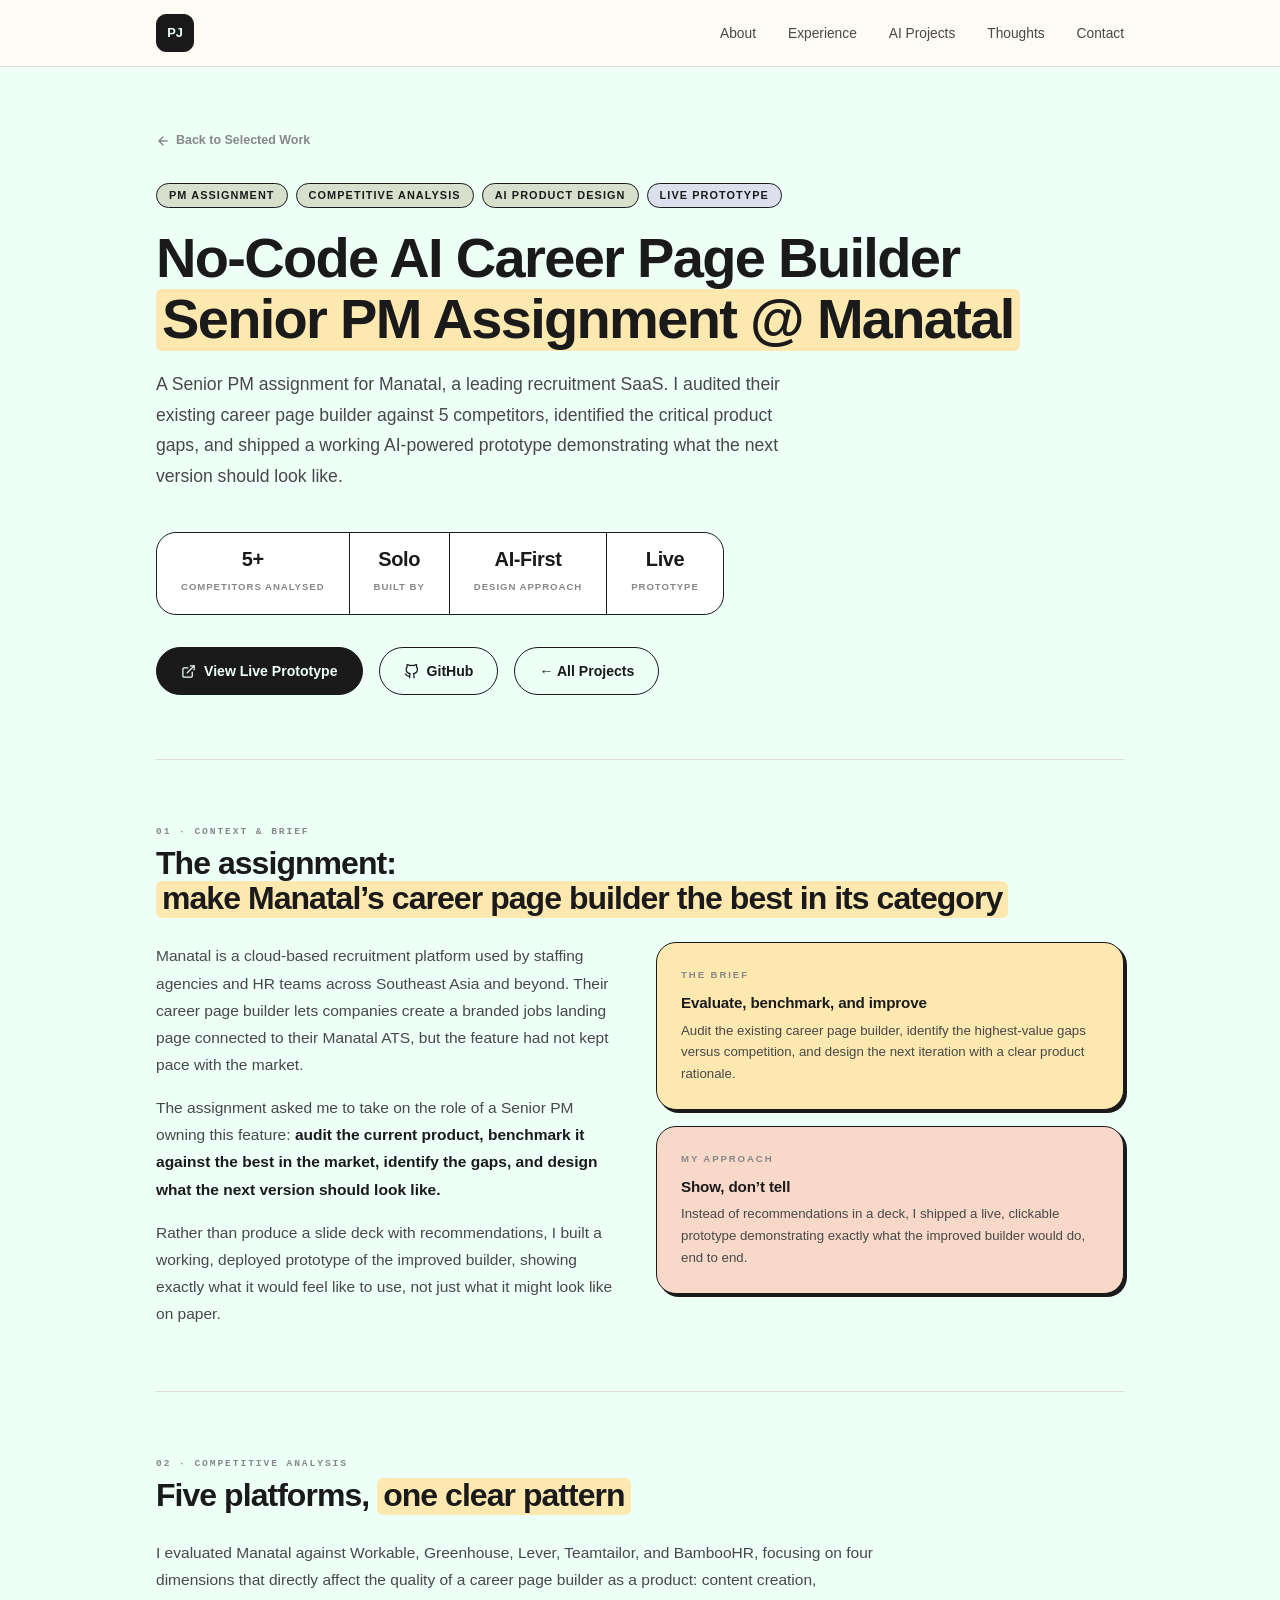
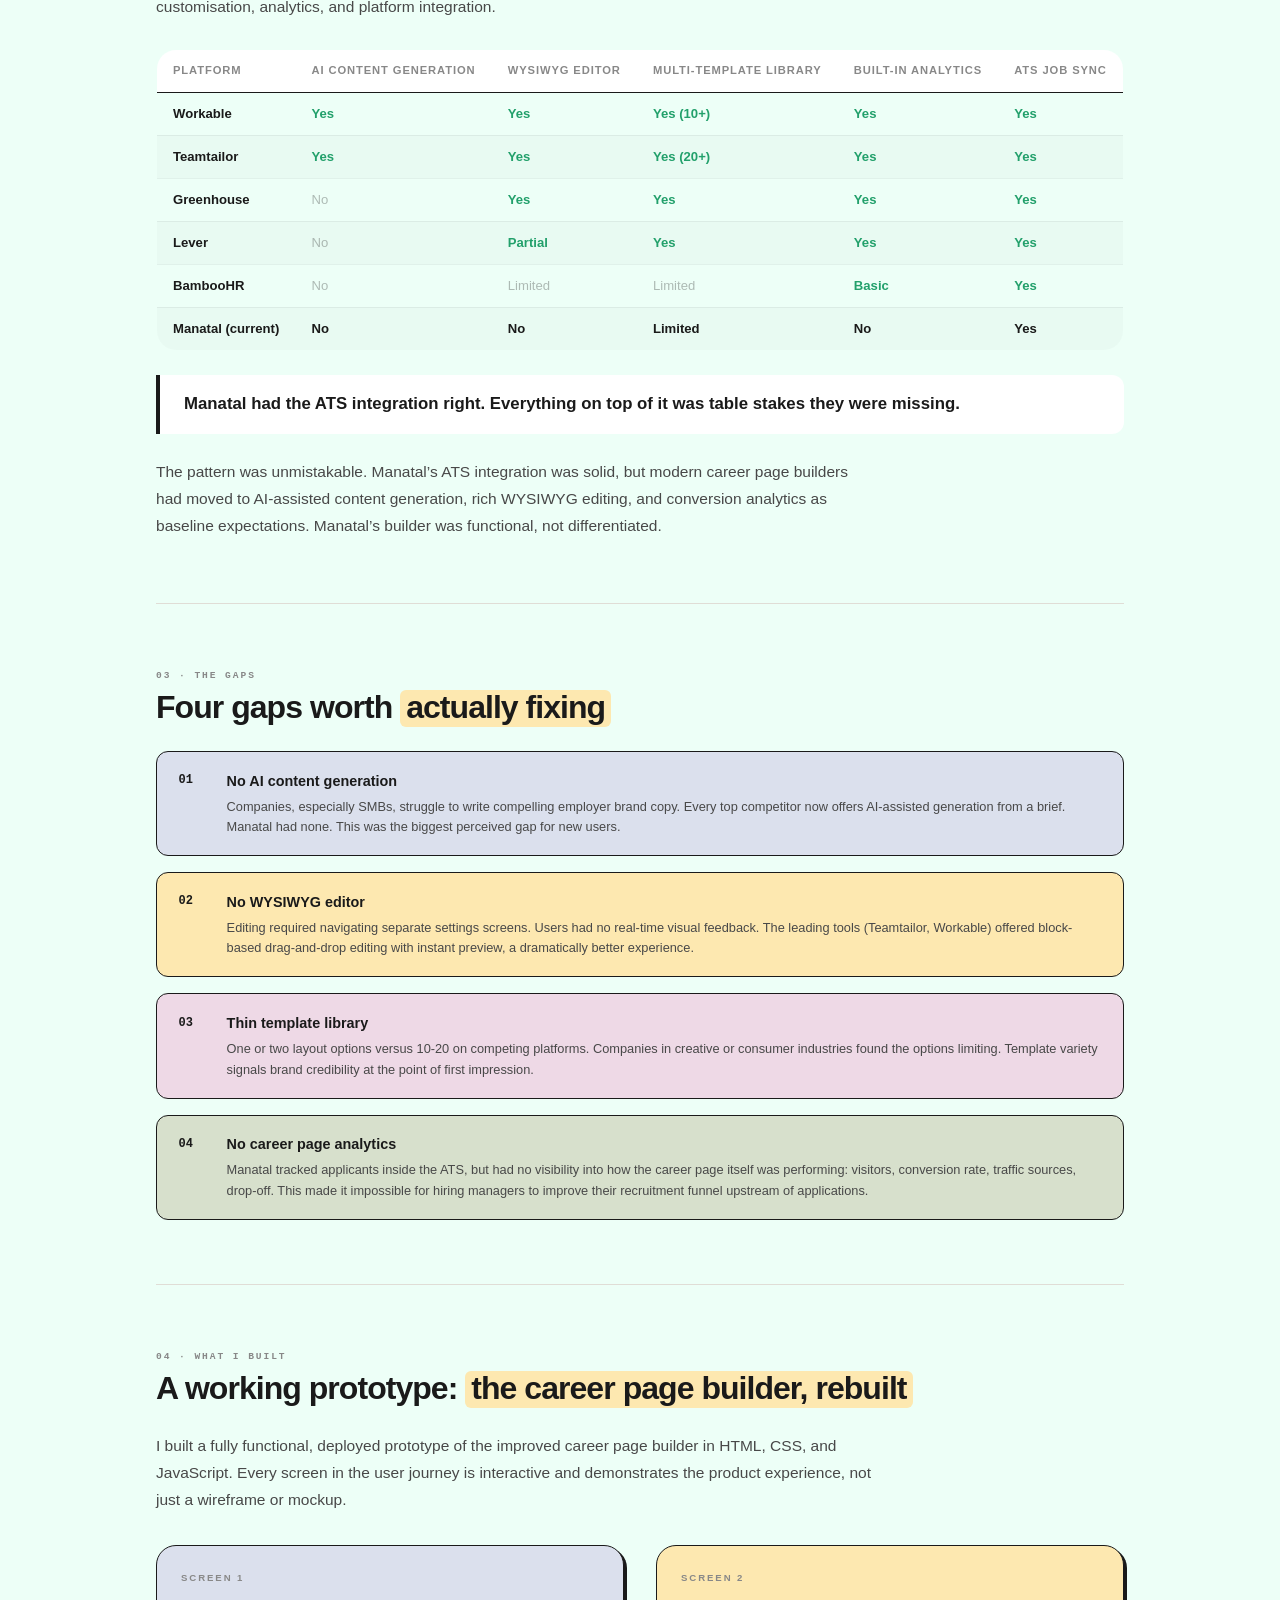
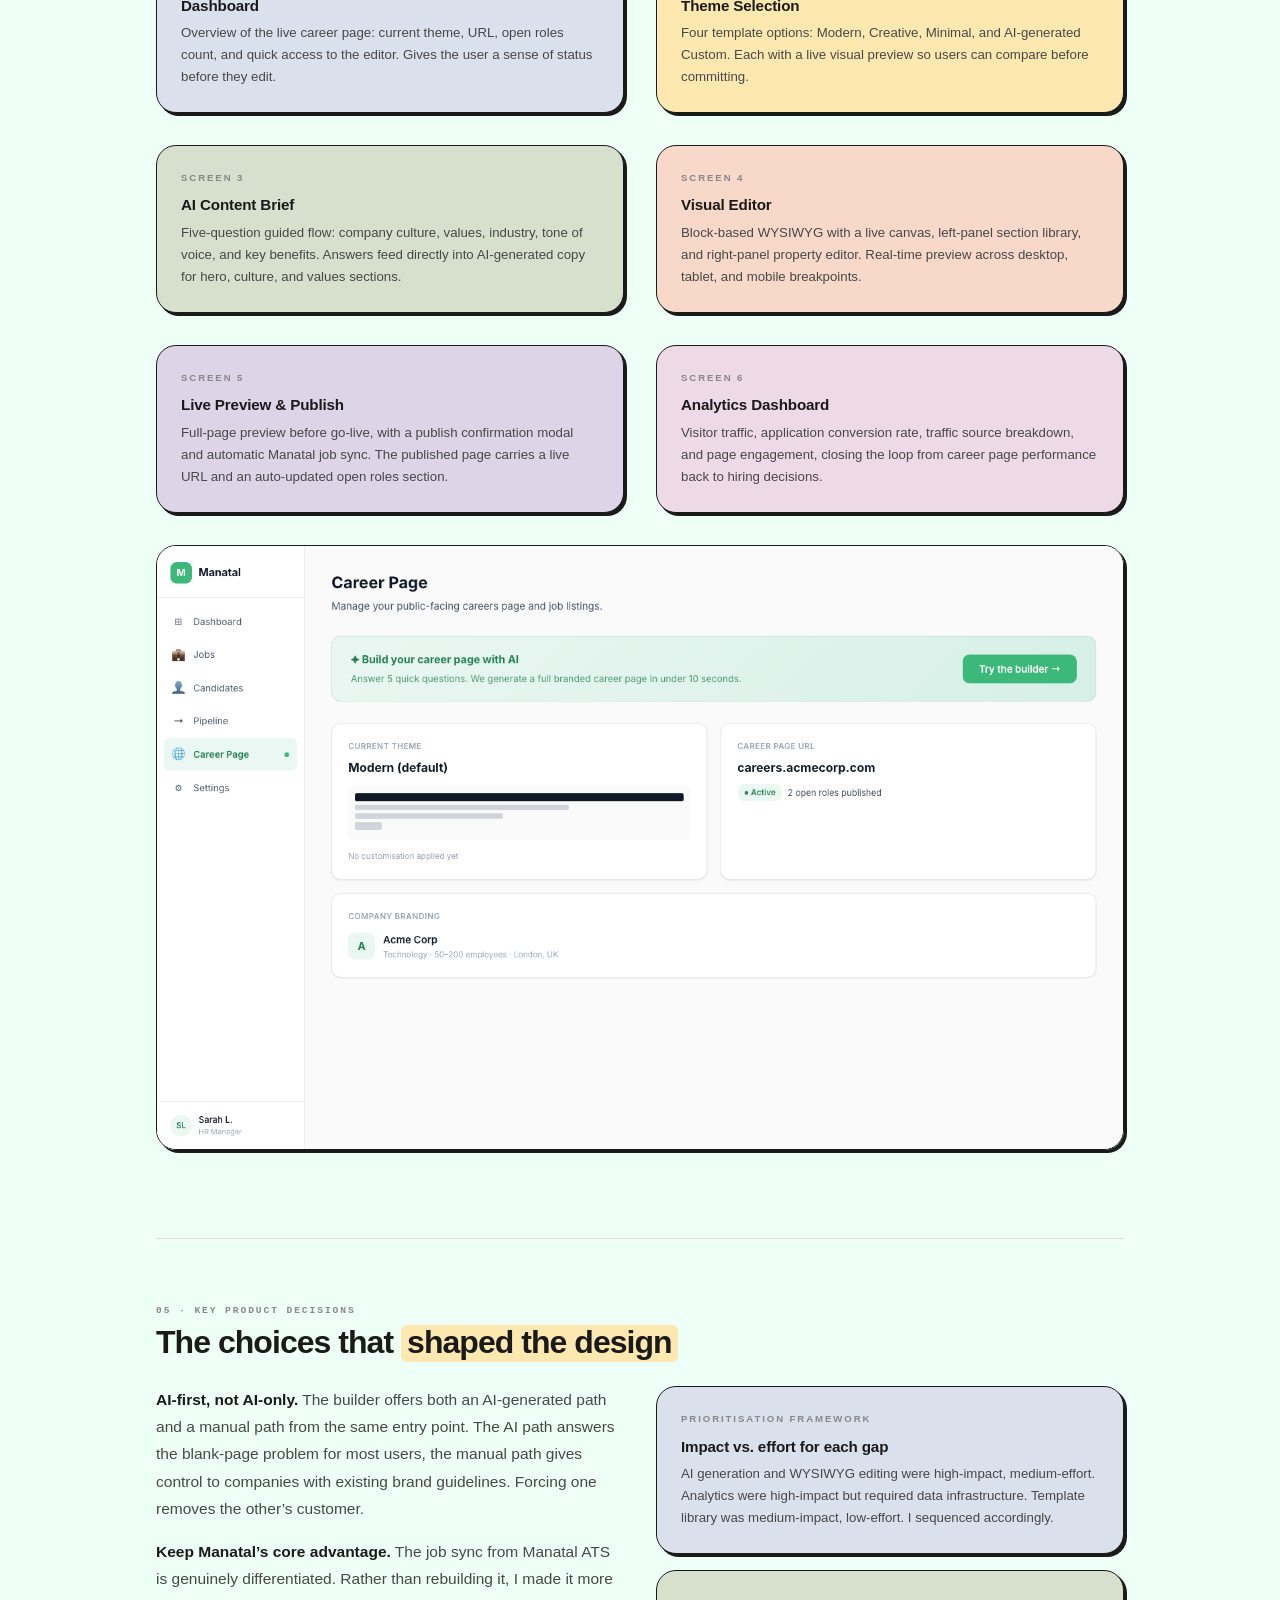
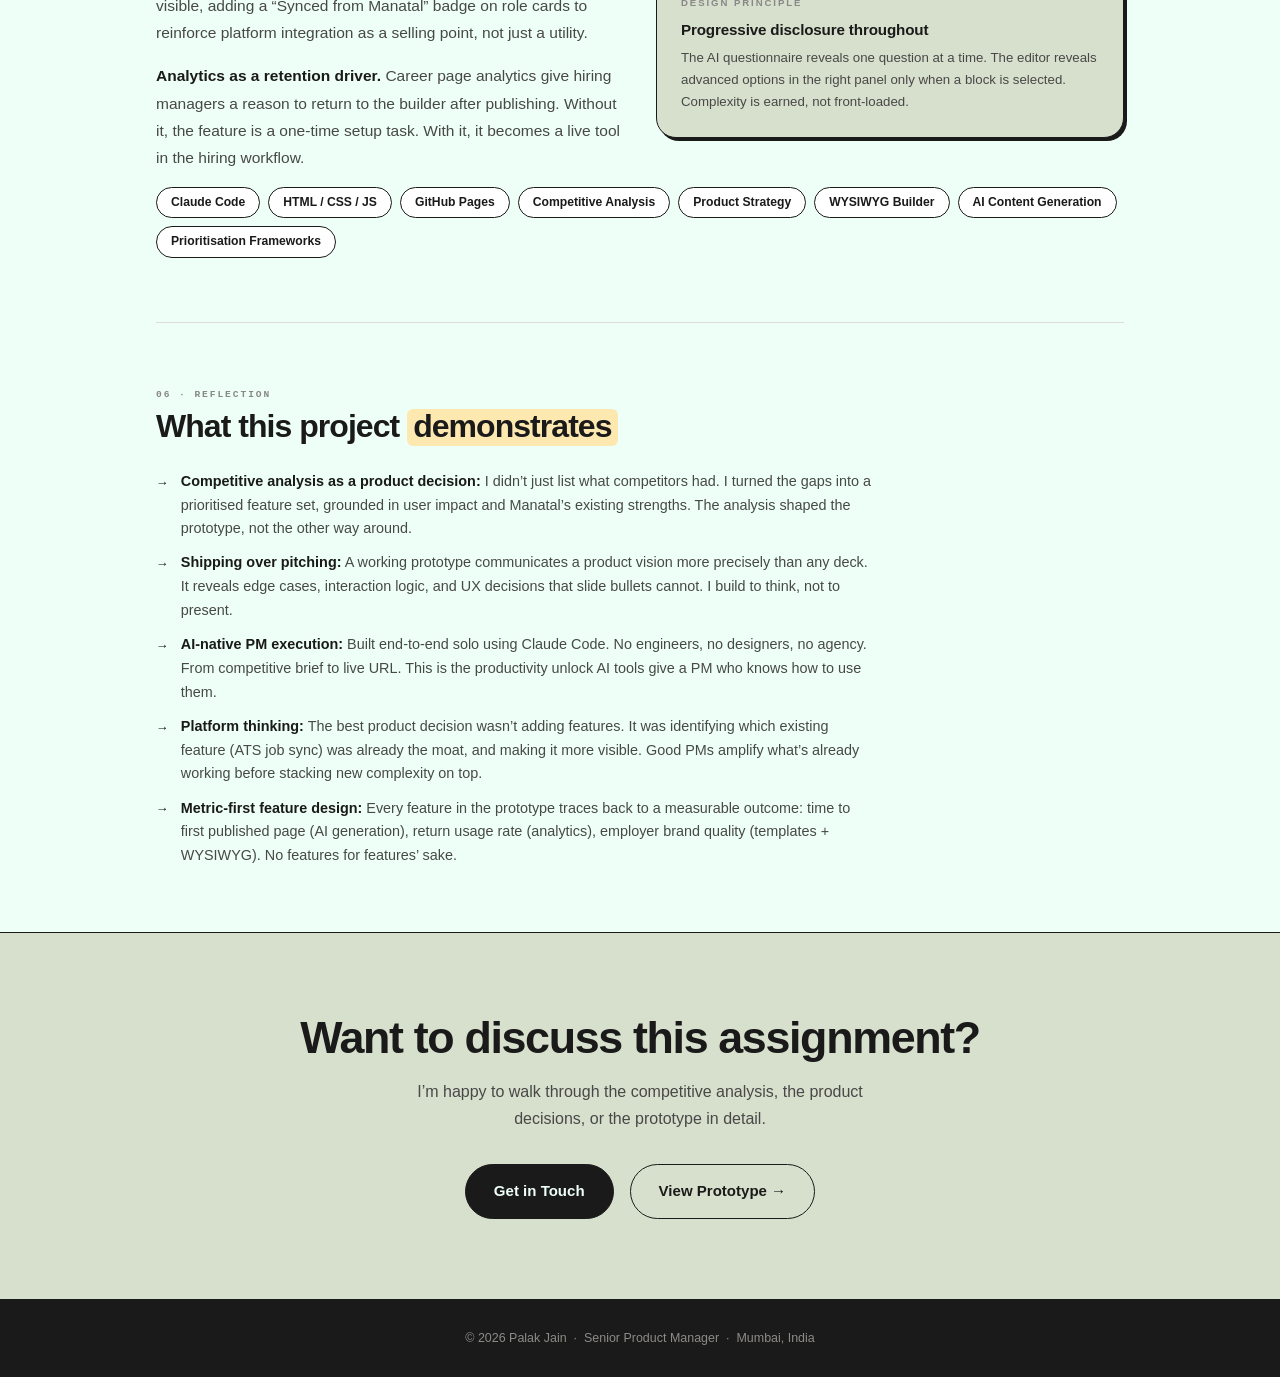
<file: project-manatal.html>
<!DOCTYPE html>
<html lang="en">
<head>
  <meta charset="UTF-8" />
  <meta name="viewport" content="width=device-width, initial-scale=1.0" />
  <meta name="description" content="Case Study: No-Code AI Career Page Builder — Senior PM Assignment for Manatal, by Palak Jain, Senior Product Manager." />
  <title>No-Code Career Page Builder: Manatal PM Assignment · Palak Jain</title>
  <link rel="stylesheet" href="style.css" />
  <style>
    :root { --bg: #edfff7; }
    .cs-page-hero {
      padding: calc(var(--nav-h) + 4rem) clamp(1.5rem, 5vw, 3.5rem) 4rem;
      max-width: 1080px;
      margin: 0 auto;
    }
    .cs-back {
      display: inline-flex; align-items: center; gap: 6px;
      font-size: 0.78rem; font-weight: 600; color: var(--muted);
      margin-bottom: 2rem; transition: color 0.18s;
    }
    .cs-back:hover { color: var(--text); }
    .cs-back svg { flex-shrink: 0; }
    .cs-hero-meta { display: flex; flex-wrap: wrap; gap: 0.5rem; margin-bottom: 1.25rem; }
    .cs-meta-tag {
      background: var(--green); border: var(--border); border-radius: var(--pill);
      font-size: 0.68rem; font-weight: 700; padding: 3px 12px; color: var(--text);
      text-transform: uppercase; letter-spacing: 0.1em;
    }
    .cs-meta-tag.live { background: var(--blue); }
    .cs-hero-title {
      font-size: clamp(2rem, 5vw, 3.5rem); line-height: 1.08;
      margin-bottom: 1.1rem; letter-spacing: -0.03em;
    }
    .cs-hero-sub {
      font-size: 1.1rem; max-width: 640px;
      line-height: 1.75; margin-bottom: 2.5rem; color: var(--sub);
    }
    .cs-quick-stats {
      display: flex; flex-wrap: wrap; gap: 0; border: var(--border);
      border-radius: var(--r); background: var(--surface); overflow: hidden;
      width: fit-content; margin-bottom: 2rem;
    }
    .cs-qs { padding: 1rem 1.5rem; border-right: var(--border); text-align: center; }
    .cs-qs:last-child { border-right: none; }
    .cs-qs-val { display: block; font-size: 1.25rem; font-weight: 800; color: var(--text); line-height: 1; margin-bottom: 0.2rem; letter-spacing: -0.02em; }
    .cs-qs-label { font-size: 0.6rem; color: var(--muted); text-transform: uppercase; letter-spacing: 0.1em; font-weight: 600; }
    .cs-cta-row { display: flex; gap: 1rem; flex-wrap: wrap; }
    .cs-body { max-width: 1080px; margin: 0 auto; padding: 0 clamp(1.5rem, 5vw, 3.5rem); }
    .cs-section { padding: 4rem 0; border-top: var(--border-light); }
    .cs-section-num { font-size: 0.6rem; font-weight: 700; text-transform: uppercase; letter-spacing: 0.2em; color: var(--muted); margin-bottom: 0.4rem; font-family: 'SFMono-Regular', Menlo, Courier, monospace; }
    .cs-section-title { font-size: clamp(1.4rem, 3vw, 2rem); margin-bottom: 1.5rem; letter-spacing: -0.03em; }
    .cs-prose { font-size: 0.97rem; line-height: 1.8; color: var(--sub); max-width: 720px; }
    .cs-prose p { margin-bottom: 1rem; }
    .cs-prose p:last-child { margin-bottom: 0; }
    .cs-prose strong { color: var(--text); }
    .cs-two-col { display: grid; grid-template-columns: 1fr 1fr; gap: 2rem; align-items: start; }
    .cs-callout { border: var(--border); border-radius: var(--r); padding: 1.5rem; box-shadow: var(--shadow-sm); }
    .cs-callout.yellow { background: var(--yellow); }
    .cs-callout.blue   { background: var(--blue); }
    .cs-callout.green  { background: var(--green); }
    .cs-callout.peach  { background: var(--peach); }
    .cs-callout.purple { background: var(--purple); }
    .cs-callout.pink   { background: var(--pink); }
    .cs-callout-label { font-size: 0.6rem; font-weight: 700; text-transform: uppercase; letter-spacing: 0.2em; color: var(--muted); margin-bottom: 0.75rem; }
    .cs-callout h4 { font-size: 0.95rem; font-weight: 700; color: var(--text); margin-bottom: 0.5rem; text-transform: none; letter-spacing: -0.01em; }
    .cs-callout p { font-size: 0.83rem; line-height: 1.65; color: var(--sub); }
    .cs-steps { display: flex; flex-direction: column; gap: 1rem; }
    .cs-step { border: var(--border); border-radius: var(--r-sm); padding: 1.1rem 1.35rem; display: grid; grid-template-columns: 2rem 1fr; gap: 1rem; align-items: start; transition: transform 0.18s, box-shadow 0.18s; }
    .cs-step:hover { transform: translate(-3px,-3px); box-shadow: var(--shadow-sm); }
    .cs-step:nth-child(1) { background: var(--blue); }
    .cs-step:nth-child(2) { background: var(--yellow); }
    .cs-step:nth-child(3) { background: var(--pink); }
    .cs-step:nth-child(4) { background: var(--green); }
    .cs-step:nth-child(5) { background: var(--peach); }
    .cs-step:nth-child(6) { background: var(--purple); }
    .cs-step-num { font-size: 0.75rem; font-weight: 800; color: var(--text); font-family: 'SFMono-Regular', Menlo, Courier, monospace; padding-top: 0.1rem; }
    .cs-step-title { font-size: 0.9rem; font-weight: 700; color: var(--text); margin-bottom: 0.25rem; }
    .cs-step-desc { font-size: 0.8rem; line-height: 1.6; color: var(--sub); }
    .cs-pullout { border-left: 4px solid var(--text); padding: 1rem 1.5rem; margin: 1.5rem 0; background: var(--surface); border-radius: 0 var(--r-sm) var(--r-sm) 0; }
    .cs-pullout p { font-size: 1.05rem; font-weight: 600; color: var(--text); line-height: 1.6; }
    .cs-learnings { list-style: none; display: flex; flex-direction: column; gap: 0.65rem; }
    .cs-learnings li { display: flex; gap: 0.75rem; align-items: flex-start; font-size: 0.9rem; line-height: 1.65; color: var(--sub); }
    .cs-learnings li::before { content: '→'; color: var(--text); font-weight: 700; flex-shrink: 0; font-size: 0.8rem; margin-top: 0.12rem; }
    .cs-learnings strong { color: var(--text); }
    .cs-tech-list { display: flex; flex-wrap: wrap; gap: 0.5rem; margin-top: 1rem; }
    .cs-tech-tag { background: var(--surface); border: var(--border); border-radius: var(--pill); font-size: 0.76rem; font-weight: 600; padding: 5px 14px; color: var(--text); transition: transform 0.15s, box-shadow 0.15s; }
    .cs-tech-tag:hover { transform: translate(-1px,-1px); box-shadow: var(--shadow-sm); }
    .cs-comp-table { width: 100%; border-collapse: collapse; font-size: 0.82rem; margin: 1.5rem 0; border: var(--border); border-radius: var(--r); overflow: hidden; }
    .cs-comp-table th { background: var(--surface); font-weight: 700; text-align: left; padding: 0.75rem 1rem; border-bottom: var(--border); font-size: 0.7rem; text-transform: uppercase; letter-spacing: 0.08em; color: var(--muted); }
    .cs-comp-table td { padding: 0.7rem 1rem; border-bottom: 1.5px solid rgba(26,26,26,0.06); color: var(--sub); vertical-align: top; line-height: 1.5; }
    .cs-comp-table tr:last-child td { border-bottom: none; }
    .cs-comp-table tr:nth-child(even) td { background: rgba(26,26,26,0.02); }
    .cs-comp-table .check { color: #22a06b; font-weight: 700; }
    .cs-comp-table .cross { color: rgba(26,26,26,0.3); }
    .cs-comp-table .manatal-row td { background: var(--yellow); font-weight: 600; color: var(--text); }
    .cs-footer-cta { background: var(--green); border-top: var(--border); padding: 5rem clamp(1.5rem, 5vw, 3.5rem); text-align: center; }
    .cs-footer-cta h2 { font-size: clamp(1.8rem, 4vw, 2.8rem); margin-bottom: 1rem; }
    .cs-footer-cta p { font-size: 1rem; max-width: 500px; margin: 0 auto 2rem; line-height: 1.7; }
    .cs-footer-cta .btn-row { display: flex; justify-content: center; gap: 1rem; flex-wrap: wrap; }
    @media (max-width: 760px) { .cs-two-col { grid-template-columns: 1fr; } .cs-quick-stats { width: 100%; } .cs-qs { flex: 1; padding: 0.85rem 0.75rem; } .cs-comp-table { font-size: 0.75rem; } }
    @media (max-width: 480px) { .cs-hero-title { font-size: 1.8rem; } .cs-cta-row { flex-direction: column; } .cs-cta-row .btn { justify-content: center; } }
  </style>
</head>
<body>

  <nav class="nav" id="nav" role="navigation" aria-label="Main navigation">
    <div class="nav-inner">
      <a href="index.html" class="nav-logo" aria-label="Back to portfolio">PJ</a>
      <ul class="nav-links" role="list">
        <li><a href="index.html#about">About</a></li>
        <li><a href="index.html#experience">Experience</a></li>
        <li><a href="index.html#work">AI Projects</a></li>
        <li><a href="index.html#thoughts">Thoughts</a></li>
        <li><a href="index.html#contact">Contact</a></li>
      </ul>
    </div>
  </nav>

  <main>

    <div class="cs-page-hero">

      <a href="index.html#work" class="cs-back fade-in">
        <svg width="14" height="14" viewBox="0 0 24 24" fill="none" stroke="currentColor" stroke-width="2.5" stroke-linecap="round" stroke-linejoin="round"><path d="M19 12H5M12 5l-7 7 7 7"/></svg>
        Back to Selected Work
      </a>

      <div class="cs-hero-meta fade-in">
        <span class="cs-meta-tag">PM Assignment</span>
        <span class="cs-meta-tag">Competitive Analysis</span>
        <span class="cs-meta-tag">AI Product Design</span>
        <span class="cs-meta-tag live">Live Prototype</span>
      </div>

      <h1 class="cs-hero-title fade-in">
        No-Code AI Career Page Builder<br /><span class="highlight">Senior PM Assignment @ Manatal</span>
      </h1>

      <p class="cs-hero-sub fade-in">
        A Senior PM assignment for Manatal, a leading recruitment SaaS. I audited their existing career page builder against 5 competitors, identified the critical product gaps, and shipped a working AI-powered prototype demonstrating what the next version should look like.
      </p>

      <div class="cs-quick-stats fade-in">
        <div class="cs-qs">
          <span class="cs-qs-val">5+</span>
          <span class="cs-qs-label">Competitors Analysed</span>
        </div>
        <div class="cs-qs">
          <span class="cs-qs-val">Solo</span>
          <span class="cs-qs-label">Built by</span>
        </div>
        <div class="cs-qs">
          <span class="cs-qs-val">AI-First</span>
          <span class="cs-qs-label">Design Approach</span>
        </div>
        <div class="cs-qs">
          <span class="cs-qs-val">Live</span>
          <span class="cs-qs-label">Prototype</span>
        </div>
      </div>

      <div class="cs-cta-row fade-in">
        <a href="https://palak-cloud-pm.github.io/no-code-career-page-builder/" target="_blank" rel="noopener noreferrer" class="btn btn-primary">
          <svg width="15" height="15" viewBox="0 0 24 24" fill="none" stroke="currentColor" stroke-width="2" stroke-linecap="round" stroke-linejoin="round" aria-hidden="true"><path d="M18 13v6a2 2 0 0 1-2 2H5a2 2 0 0 1-2-2V8a2 2 0 0 1 2-2h6"/><polyline points="15 3 21 3 21 9"/><line x1="10" y1="14" x2="21" y2="3"/></svg>
          View Live Prototype
        </a>
        <a href="https://github.com/palak-cloud-pm/no-code-career-page-builder" target="_blank" rel="noopener noreferrer" class="btn btn-secondary">
          <svg width="15" height="15" viewBox="0 0 24 24" fill="none" stroke="currentColor" stroke-width="2" stroke-linecap="round" stroke-linejoin="round" aria-hidden="true"><path d="M9 19c-5 1.5-5-2.5-7-3m14 6v-3.87a3.37 3.37 0 0 0-.94-2.61c3.14-.35 6.44-1.54 6.44-7A5.44 5.44 0 0 0 20 4.77 5.07 5.07 0 0 0 19.91 1S18.73.65 16 2.48a13.38 13.38 0 0 0-7 0C6.27.65 5.09 1 5.09 1A5.07 5.07 0 0 0 5 4.77a5.44 5.44 0 0 0-1.5 3.78c0 5.42 3.3 6.61 6.44 7A3.37 3.37 0 0 0 9 18.13V22"/></svg>
          GitHub
        </a>
        <a href="index.html#work" class="btn btn-secondary">&larr; All Projects</a>
      </div>

    </div>

    <div class="cs-body">

      <section class="cs-section fade-in">
        <div class="cs-section-num">01 · Context &amp; Brief</div>
        <h2 class="cs-section-title">The assignment: <span class="highlight">make Manatal&rsquo;s career page builder the best in its category</span></h2>

        <div class="cs-two-col">
          <div class="cs-prose">
            <p>
              Manatal is a cloud-based recruitment platform used by staffing agencies and HR teams across Southeast Asia and beyond. Their career page builder lets companies create a branded jobs landing page connected to their Manatal ATS, but the feature had not kept pace with the market.
            </p>
            <p>
              The assignment asked me to take on the role of a Senior PM owning this feature: <strong>audit the current product, benchmark it against the best in the market, identify the gaps, and design what the next version should look like.</strong>
            </p>
            <p>
              Rather than produce a slide deck with recommendations, I built a working, deployed prototype of the improved builder, showing exactly what it would feel like to use, not just what it might look like on paper.
            </p>
          </div>

          <div style="display:flex; flex-direction:column; gap:1rem;">
            <div class="cs-callout yellow">
              <div class="cs-callout-label">The Brief</div>
              <h4>Evaluate, benchmark, and improve</h4>
              <p>Audit the existing career page builder, identify the highest-value gaps versus competition, and design the next iteration with a clear product rationale.</p>
            </div>
            <div class="cs-callout peach">
              <div class="cs-callout-label">My Approach</div>
              <h4>Show, don&rsquo;t tell</h4>
              <p>Instead of recommendations in a deck, I shipped a live, clickable prototype demonstrating exactly what the improved builder would do, end to end.</p>
            </div>
          </div>
        </div>
      </section>

      <section class="cs-section fade-in">
        <div class="cs-section-num">02 · Competitive Analysis</div>
        <h2 class="cs-section-title">Five platforms, <span class="highlight">one clear pattern</span></h2>

        <div class="cs-prose" style="margin-bottom:1.75rem;">
          <p>
            I evaluated Manatal against Workable, Greenhouse, Lever, Teamtailor, and BambooHR, focusing on four dimensions that directly affect the quality of a career page builder as a product: content creation, customisation, analytics, and platform integration.
          </p>
        </div>

        <table class="cs-comp-table" aria-label="Competitive analysis of career page builders">
          <thead>
            <tr>
              <th>Platform</th>
              <th>AI Content Generation</th>
              <th>WYSIWYG Editor</th>
              <th>Multi-template Library</th>
              <th>Built-in Analytics</th>
              <th>ATS Job Sync</th>
            </tr>
          </thead>
          <tbody>
            <tr>
              <td><strong>Workable</strong></td>
              <td class="check">Yes</td>
              <td class="check">Yes</td>
              <td class="check">Yes (10+)</td>
              <td class="check">Yes</td>
              <td class="check">Yes</td>
            </tr>
            <tr>
              <td><strong>Teamtailor</strong></td>
              <td class="check">Yes</td>
              <td class="check">Yes</td>
              <td class="check">Yes (20+)</td>
              <td class="check">Yes</td>
              <td class="check">Yes</td>
            </tr>
            <tr>
              <td><strong>Greenhouse</strong></td>
              <td class="cross">No</td>
              <td class="check">Yes</td>
              <td class="check">Yes</td>
              <td class="check">Yes</td>
              <td class="check">Yes</td>
            </tr>
            <tr>
              <td><strong>Lever</strong></td>
              <td class="cross">No</td>
              <td class="check">Partial</td>
              <td class="check">Yes</td>
              <td class="check">Yes</td>
              <td class="check">Yes</td>
            </tr>
            <tr>
              <td><strong>BambooHR</strong></td>
              <td class="cross">No</td>
              <td class="cross">Limited</td>
              <td class="cross">Limited</td>
              <td class="check">Basic</td>
              <td class="check">Yes</td>
            </tr>
            <tr class="manatal-row">
              <td><strong>Manatal (current)</strong></td>
              <td class="cross">No</td>
              <td class="cross">No</td>
              <td class="cross">Limited</td>
              <td class="cross">No</td>
              <td class="check">Yes</td>
            </tr>
          </tbody>
        </table>

        <div class="cs-pullout">
          <p>Manatal had the ATS integration right. Everything on top of it was table stakes they were missing.</p>
        </div>

        <div class="cs-prose">
          <p>
            The pattern was unmistakable. Manatal&rsquo;s ATS integration was solid, but modern career page builders had moved to AI-assisted content generation, rich WYSIWYG editing, and conversion analytics as baseline expectations. Manatal&rsquo;s builder was functional, not differentiated.
          </p>
        </div>
      </section>

      <section class="cs-section fade-in">
        <div class="cs-section-num">03 · The Gaps</div>
        <h2 class="cs-section-title">Four gaps worth <span class="highlight">actually fixing</span></h2>

        <div class="cs-steps">
          <div class="cs-step fade-in">
            <div class="cs-step-num">01</div>
            <div>
              <div class="cs-step-title">No AI content generation</div>
              <div class="cs-step-desc">Companies, especially SMBs, struggle to write compelling employer brand copy. Every top competitor now offers AI-assisted generation from a brief. Manatal had none. This was the biggest perceived gap for new users.</div>
            </div>
          </div>
          <div class="cs-step fade-in">
            <div class="cs-step-num">02</div>
            <div>
              <div class="cs-step-title">No WYSIWYG editor</div>
              <div class="cs-step-desc">Editing required navigating separate settings screens. Users had no real-time visual feedback. The leading tools (Teamtailor, Workable) offered block-based drag-and-drop editing with instant preview, a dramatically better experience.</div>
            </div>
          </div>
          <div class="cs-step fade-in">
            <div class="cs-step-num">03</div>
            <div>
              <div class="cs-step-title">Thin template library</div>
              <div class="cs-step-desc">One or two layout options versus 10-20 on competing platforms. Companies in creative or consumer industries found the options limiting. Template variety signals brand credibility at the point of first impression.</div>
            </div>
          </div>
          <div class="cs-step fade-in">
            <div class="cs-step-num">04</div>
            <div>
              <div class="cs-step-title">No career page analytics</div>
              <div class="cs-step-desc">Manatal tracked applicants inside the ATS, but had no visibility into how the career page itself was performing: visitors, conversion rate, traffic sources, drop-off. This made it impossible for hiring managers to improve their recruitment funnel upstream of applications.</div>
            </div>
          </div>
        </div>
      </section>

      <section class="cs-section fade-in">
        <div class="cs-section-num">04 · What I Built</div>
        <h2 class="cs-section-title">A working prototype: <span class="highlight">the career page builder, rebuilt</span></h2>

        <div class="cs-prose" style="margin-bottom:2rem;">
          <p>
            I built a fully functional, deployed prototype of the improved career page builder in HTML, CSS, and JavaScript. Every screen in the user journey is interactive and demonstrates the product experience, not just a wireframe or mockup.
          </p>
        </div>

        <div class="cs-two-col" style="margin-bottom:2rem;">
          <div class="cs-callout blue">
            <div class="cs-callout-label">Screen 1</div>
            <h4>Dashboard</h4>
            <p>Overview of the live career page: current theme, URL, open roles count, and quick access to the editor. Gives the user a sense of status before they edit.</p>
          </div>
          <div class="cs-callout yellow">
            <div class="cs-callout-label">Screen 2</div>
            <h4>Theme Selection</h4>
            <p>Four template options: Modern, Creative, Minimal, and AI-generated Custom. Each with a live visual preview so users can compare before committing.</p>
          </div>
          <div class="cs-callout green">
            <div class="cs-callout-label">Screen 3</div>
            <h4>AI Content Brief</h4>
            <p>Five-question guided flow: company culture, values, industry, tone of voice, and key benefits. Answers feed directly into AI-generated copy for hero, culture, and values sections.</p>
          </div>
          <div class="cs-callout peach">
            <div class="cs-callout-label">Screen 4</div>
            <h4>Visual Editor</h4>
            <p>Block-based WYSIWYG with a live canvas, left-panel section library, and right-panel property editor. Real-time preview across desktop, tablet, and mobile breakpoints.</p>
          </div>
          <div class="cs-callout purple">
            <div class="cs-callout-label">Screen 5</div>
            <h4>Live Preview &amp; Publish</h4>
            <p>Full-page preview before go-live, with a publish confirmation modal and automatic Manatal job sync. The published page carries a live URL and an auto-updated open roles section.</p>
          </div>
          <div class="cs-callout pink">
            <div class="cs-callout-label">Screen 6</div>
            <h4>Analytics Dashboard</h4>
            <p>Visitor traffic, application conversion rate, traffic source breakdown, and page engagement, closing the loop from career page performance back to hiring decisions.</p>
          </div>
        </div>

        <img src="projects/8-manatal-career-page-builder.png" alt="Manatal career page builder prototype screenshot" class="cs-project-img fade-in" loading="lazy" onerror="this.style.display='none'">
      </section>

      <section class="cs-section fade-in">
        <div class="cs-section-num">05 · Key Product Decisions</div>
        <h2 class="cs-section-title">The choices that <span class="highlight">shaped the design</span></h2>

        <div class="cs-two-col">
          <div class="cs-prose">
            <p>
              <strong>AI-first, not AI-only.</strong> The builder offers both an AI-generated path and a manual path from the same entry point. The AI path answers the blank-page problem for most users, the manual path gives control to companies with existing brand guidelines. Forcing one removes the other&rsquo;s customer.
            </p>
            <p>
              <strong>Keep Manatal&rsquo;s core advantage.</strong> The job sync from Manatal ATS is genuinely differentiated. Rather than rebuilding it, I made it more visible, adding a &ldquo;Synced from Manatal&rdquo; badge on role cards to reinforce platform integration as a selling point, not just a utility.
            </p>
            <p>
              <strong>Analytics as a retention driver.</strong> Career page analytics give hiring managers a reason to return to the builder after publishing. Without it, the feature is a one-time setup task. With it, it becomes a live tool in the hiring workflow.
            </p>
          </div>

          <div style="display:flex; flex-direction:column; gap:1rem;">
            <div class="cs-callout blue">
              <div class="cs-callout-label">Prioritisation Framework</div>
              <h4>Impact vs. effort for each gap</h4>
              <p>AI generation and WYSIWYG editing were high-impact, medium-effort. Analytics were high-impact but required data infrastructure. Template library was medium-impact, low-effort. I sequenced accordingly.</p>
            </div>
            <div class="cs-callout green">
              <div class="cs-callout-label">Design Principle</div>
              <h4>Progressive disclosure throughout</h4>
              <p>The AI questionnaire reveals one question at a time. The editor reveals advanced options in the right panel only when a block is selected. Complexity is earned, not front-loaded.</p>
            </div>
          </div>
        </div>

        <div class="cs-tech-list">
          <span class="cs-tech-tag">Claude Code</span>
          <span class="cs-tech-tag">HTML / CSS / JS</span>
          <span class="cs-tech-tag">GitHub Pages</span>
          <span class="cs-tech-tag">Competitive Analysis</span>
          <span class="cs-tech-tag">Product Strategy</span>
          <span class="cs-tech-tag">WYSIWYG Builder</span>
          <span class="cs-tech-tag">AI Content Generation</span>
          <span class="cs-tech-tag">Prioritisation Frameworks</span>
        </div>
      </section>

      <section class="cs-section fade-in">
        <div class="cs-section-num">06 · Reflection</div>
        <h2 class="cs-section-title">What this project <span class="highlight">demonstrates</span></h2>

        <ul class="cs-learnings" style="max-width:720px;">
          <li>
            <span><strong>Competitive analysis as a product decision:</strong> I didn&rsquo;t just list what competitors had. I turned the gaps into a prioritised feature set, grounded in user impact and Manatal&rsquo;s existing strengths. The analysis shaped the prototype, not the other way around.</span>
          </li>
          <li>
            <span><strong>Shipping over pitching:</strong> A working prototype communicates a product vision more precisely than any deck. It reveals edge cases, interaction logic, and UX decisions that slide bullets cannot. I build to think, not to present.</span>
          </li>
          <li>
            <span><strong>AI-native PM execution:</strong> Built end-to-end solo using Claude Code. No engineers, no designers, no agency. From competitive brief to live URL. This is the productivity unlock AI tools give a PM who knows how to use them.</span>
          </li>
          <li>
            <span><strong>Platform thinking:</strong> The best product decision wasn&rsquo;t adding features. It was identifying which existing feature (ATS job sync) was already the moat, and making it more visible. Good PMs amplify what&rsquo;s already working before stacking new complexity on top.</span>
          </li>
          <li>
            <span><strong>Metric-first feature design:</strong> Every feature in the prototype traces back to a measurable outcome: time to first published page (AI generation), return usage rate (analytics), employer brand quality (templates + WYSIWYG). No features for features&rsquo; sake.</span>
          </li>
        </ul>
      </section>

    </div>

    <div class="cs-footer-cta">
      <h2>Want to discuss this assignment?</h2>
      <p>I&rsquo;m happy to walk through the competitive analysis, the product decisions, or the prototype in detail.</p>
      <div class="btn-row">
        <a href="index.html#contact" class="btn btn-primary btn-lg">Get in Touch</a>
        <a href="https://palak-cloud-pm.github.io/no-code-career-page-builder/" target="_blank" rel="noopener noreferrer" class="btn btn-secondary btn-lg">View Prototype &rarr;</a>
      </div>
    </div>

  </main>

  <footer class="footer" role="contentinfo">
    <div class="container">
      <p>&copy; 2026 Palak Jain &nbsp;&middot;&nbsp; Senior Product Manager &nbsp;&middot;&nbsp; Mumbai, India</p>
    </div>
  </footer>

  <script src="script.js"></script>
</body>
</html>
</file>
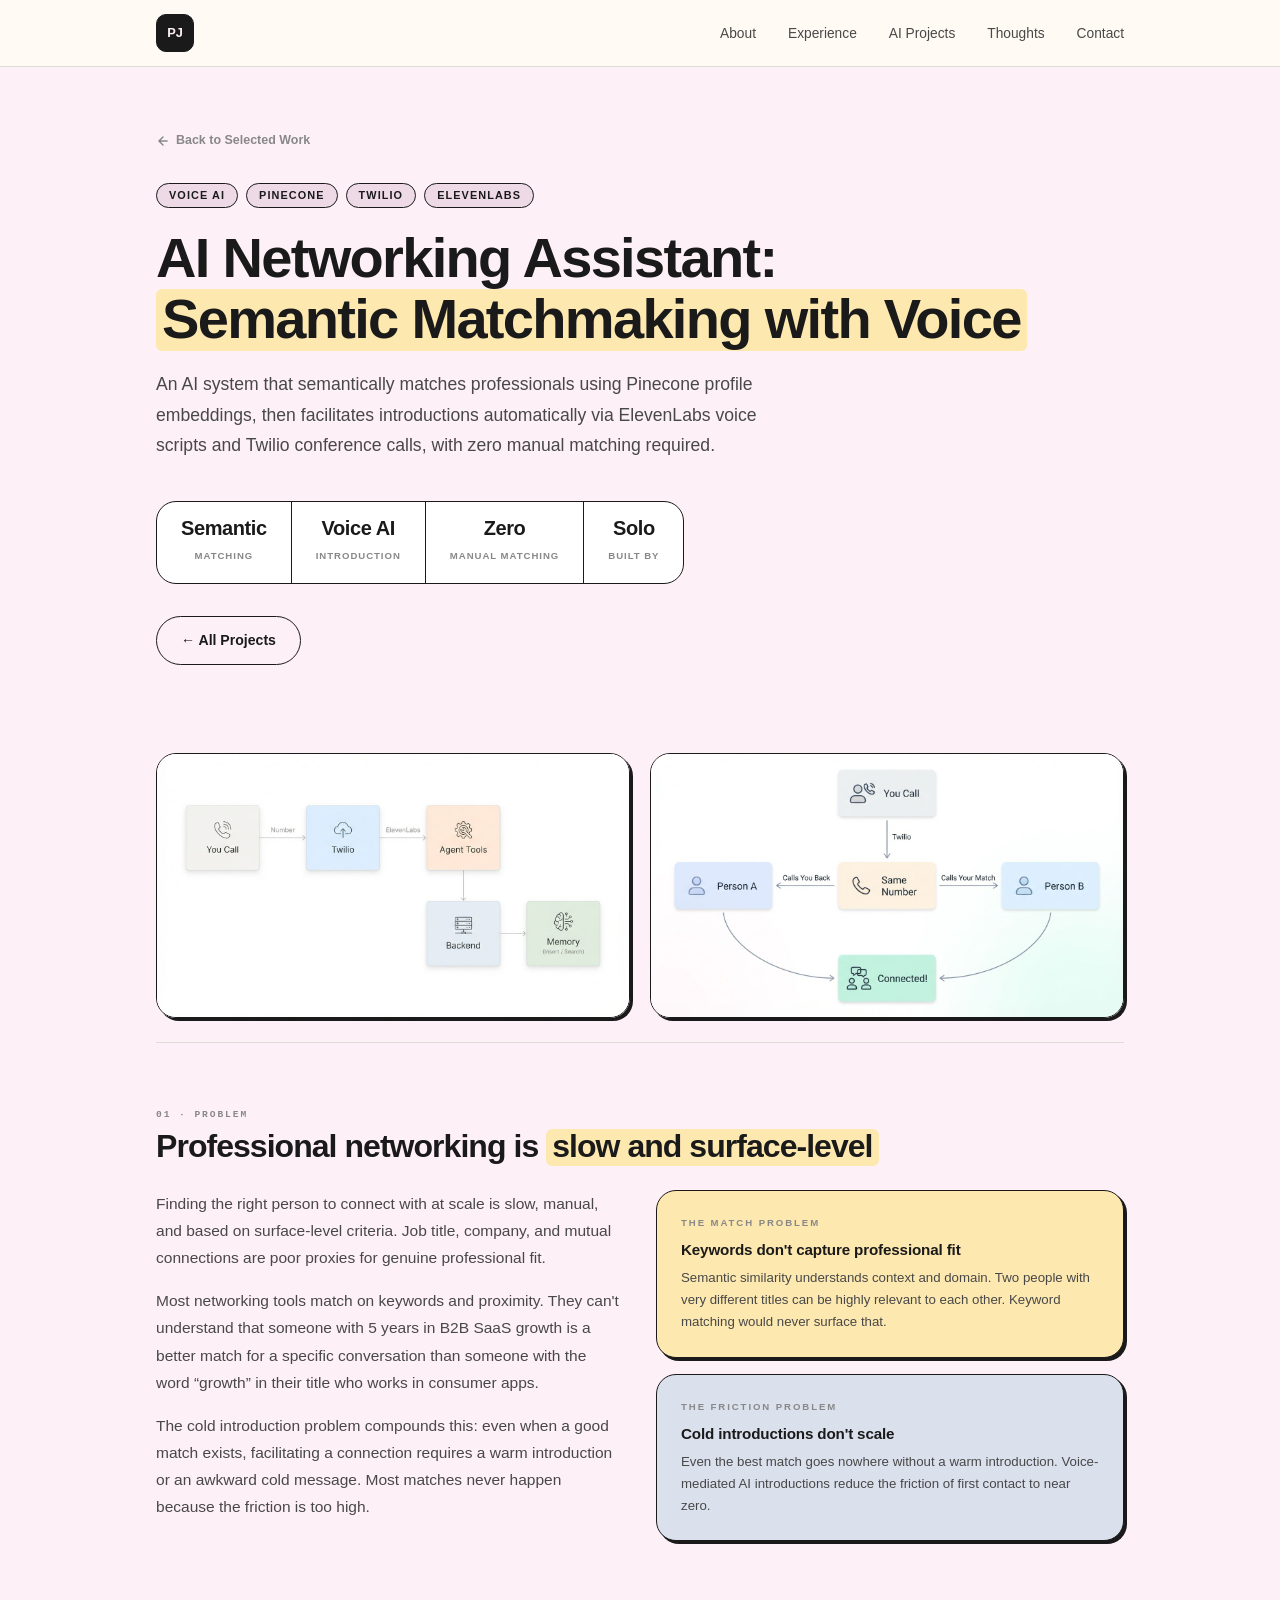
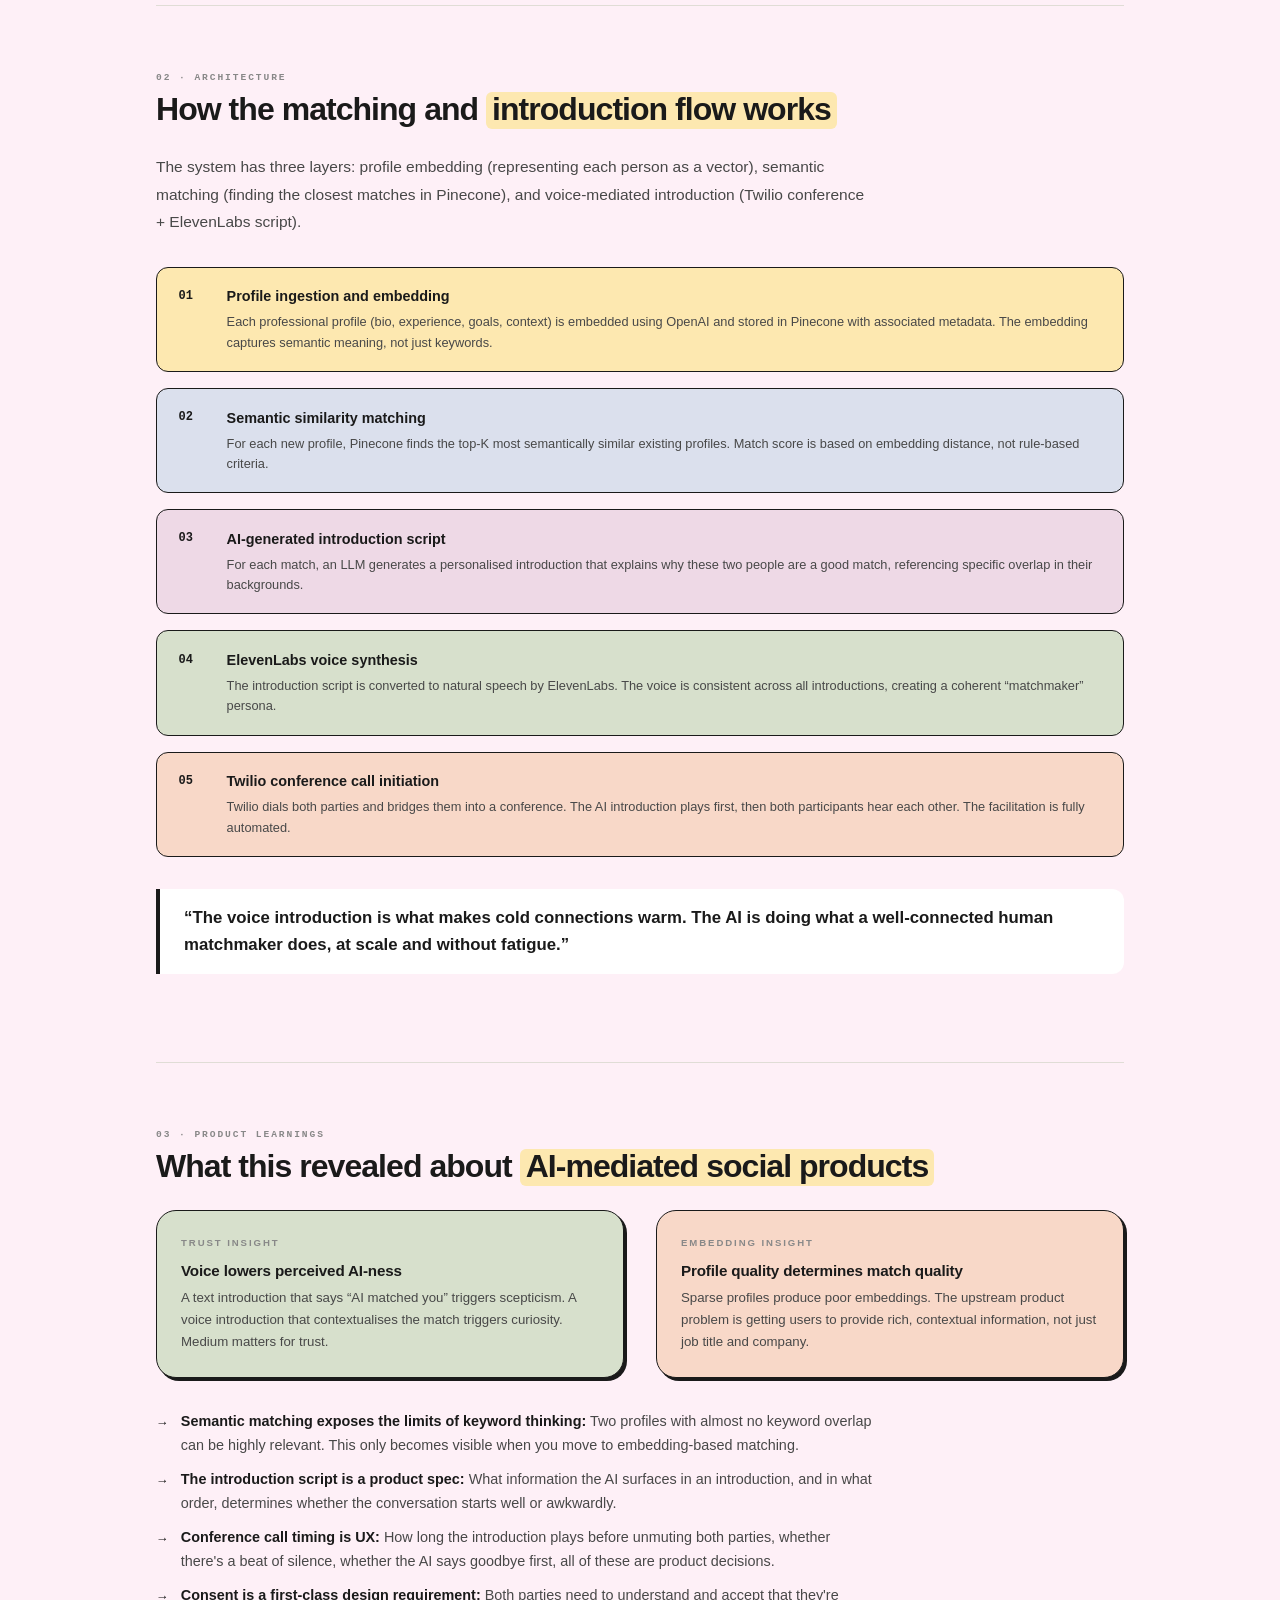
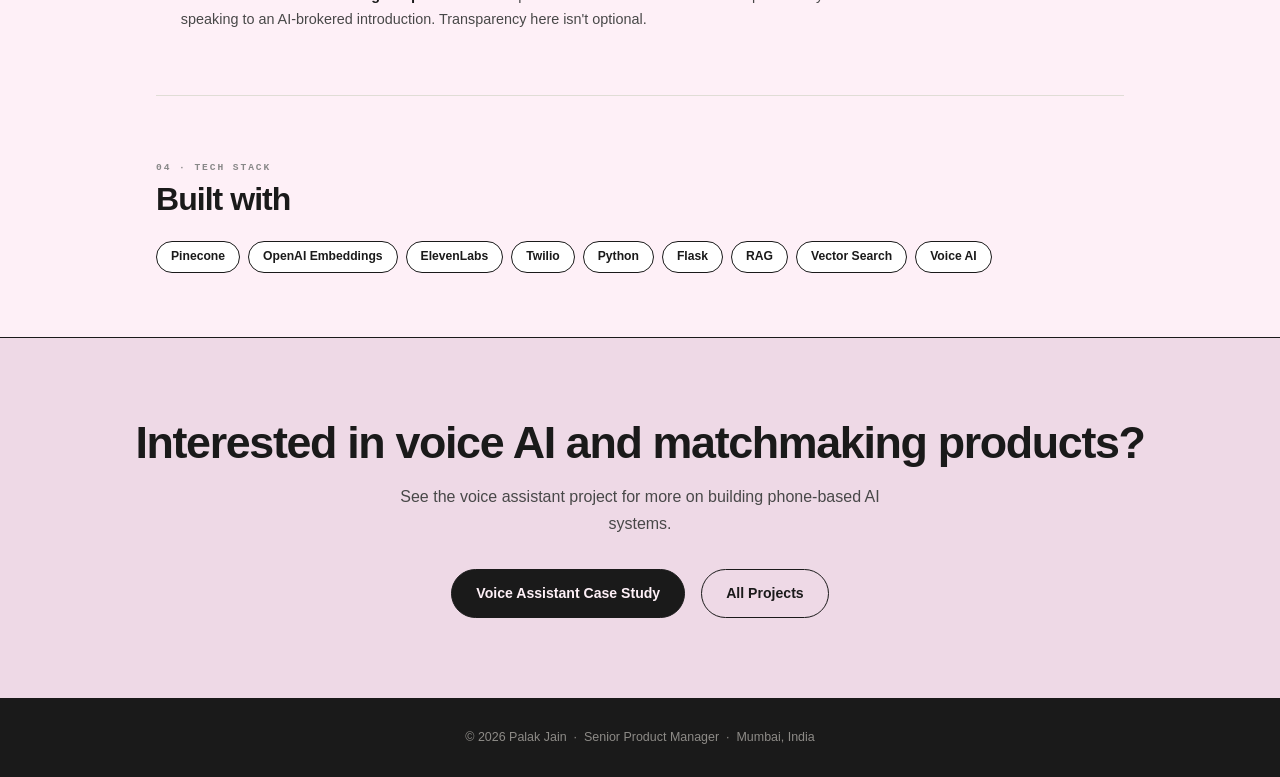
<file: project-networking.html>
<!DOCTYPE html>
<html lang="en">
<head>
  <meta charset="UTF-8" />
  <meta name="viewport" content="width=device-width, initial-scale=1.0" />
  <meta name="description" content="Case Study: AI Networking Assistant with Semantic Matchmaking — built by Palak Jain, Senior Product Manager." />
  <title>AI Networking Assistant: Case Study · Palak Jain</title>
  <link rel="stylesheet" href="style.css" />
  <style>
    :root { --bg: #fef0f7; }
    .cs-page-hero { padding: calc(var(--nav-h) + 4rem) clamp(1.5rem, 5vw, 3.5rem) 4rem; max-width: 1080px; margin: 0 auto; }
    .cs-back { display: inline-flex; align-items: center; gap: 6px; font-size: 0.78rem; font-weight: 600; color: var(--muted); margin-bottom: 2rem; transition: color 0.18s; }
    .cs-back:hover { color: var(--text); }
    .cs-hero-meta { display: flex; flex-wrap: wrap; gap: 0.5rem; margin-bottom: 1.25rem; }
    .cs-meta-tag { background: var(--pink); border: var(--border); border-radius: var(--pill); font-size: 0.68rem; font-weight: 700; padding: 3px 12px; color: var(--text); text-transform: uppercase; letter-spacing: 0.1em; }
    .cs-hero-title { font-size: clamp(2rem, 5vw, 3.5rem); line-height: 1.08; margin-bottom: 1.1rem; letter-spacing: -0.03em; }
    .cs-hero-sub { font-size: 1.1rem; max-width: 640px; line-height: 1.75; margin-bottom: 2.5rem; color: var(--sub); }
    .cs-quick-stats { display: flex; flex-wrap: wrap; gap: 0; border: var(--border); border-radius: var(--r); background: var(--surface); overflow: hidden; width: fit-content; margin-bottom: 2rem; }
    .cs-qs { padding: 1rem 1.5rem; border-right: var(--border); text-align: center; }
    .cs-qs:last-child { border-right: none; }
    .cs-qs-val { display: block; font-size: 1.25rem; font-weight: 800; color: var(--text); line-height: 1; margin-bottom: 0.2rem; letter-spacing: -0.02em; }
    .cs-qs-label { font-size: 0.6rem; color: var(--muted); text-transform: uppercase; letter-spacing: 0.1em; font-weight: 600; }
    .cs-cta-row { display: flex; gap: 1rem; flex-wrap: wrap; }
    .cs-body { max-width: 1080px; margin: 0 auto; padding: 0 clamp(1.5rem, 5vw, 3.5rem); }
    .cs-section { padding: 4rem 0; border-top: var(--border-light); }
    .cs-section-num { font-size: 0.6rem; font-weight: 700; text-transform: uppercase; letter-spacing: 0.2em; color: var(--muted); margin-bottom: 0.4rem; font-family: 'SFMono-Regular', Menlo, Courier, monospace; }
    .cs-section-title { font-size: clamp(1.4rem, 3vw, 2rem); margin-bottom: 1.5rem; letter-spacing: -0.03em; }
    .cs-prose { font-size: 0.97rem; line-height: 1.8; color: var(--sub); max-width: 720px; }
    .cs-prose p { margin-bottom: 1rem; }
    .cs-prose p:last-child { margin-bottom: 0; }
    .cs-prose strong { color: var(--text); }
    .cs-two-col { display: grid; grid-template-columns: 1fr 1fr; gap: 2rem; align-items: start; }
    .cs-callout { border: var(--border); border-radius: var(--r); padding: 1.5rem; box-shadow: var(--shadow-sm); }
    .cs-callout.yellow { background: var(--yellow); }
    .cs-callout.blue   { background: var(--blue); }
    .cs-callout.green  { background: var(--green); }
    .cs-callout.peach  { background: var(--peach); }
    .cs-callout.purple { background: var(--purple); }
    .cs-callout.pink   { background: var(--pink); }
    .cs-callout-label { font-size: 0.6rem; font-weight: 700; text-transform: uppercase; letter-spacing: 0.2em; color: var(--muted); margin-bottom: 0.75rem; }
    .cs-callout h4 { font-size: 0.95rem; font-weight: 700; color: var(--text); margin-bottom: 0.5rem; text-transform: none; letter-spacing: -0.01em; }
    .cs-callout p { font-size: 0.83rem; line-height: 1.65; color: var(--sub); }
    .cs-steps { display: flex; flex-direction: column; gap: 1rem; }
    .cs-step { border: var(--border); border-radius: var(--r-sm); padding: 1.1rem 1.35rem; display: grid; grid-template-columns: 2rem 1fr; gap: 1rem; align-items: start; transition: transform 0.18s, box-shadow 0.18s; }
    .cs-step:hover { transform: translate(-3px,-3px); box-shadow: var(--shadow-sm); }
    .cs-step:nth-child(1) { background: var(--yellow); }
    .cs-step:nth-child(2) { background: var(--blue); }
    .cs-step:nth-child(3) { background: var(--pink); }
    .cs-step:nth-child(4) { background: var(--green); }
    .cs-step:nth-child(5) { background: var(--peach); }
    .cs-step-num { font-size: 0.75rem; font-weight: 800; color: var(--text); font-family: 'SFMono-Regular', Menlo, Courier, monospace; padding-top: 0.1rem; }
    .cs-step-title { font-size: 0.9rem; font-weight: 700; color: var(--text); margin-bottom: 0.25rem; }
    .cs-step-desc { font-size: 0.8rem; line-height: 1.6; color: var(--sub); }
    .cs-pullout { border-left: 4px solid var(--text); padding: 1rem 1.5rem; margin: 1.5rem 0; background: var(--surface); border-radius: 0 var(--r-sm) var(--r-sm) 0; }
    .cs-pullout p { font-size: 1.05rem; font-weight: 600; color: var(--text); line-height: 1.6; }
    .cs-learnings { list-style: none; display: flex; flex-direction: column; gap: 0.65rem; }
    .cs-learnings li { display: flex; gap: 0.75rem; align-items: flex-start; font-size: 0.9rem; line-height: 1.65; color: var(--sub); }
    .cs-learnings li::before { content: '→'; color: var(--text); font-weight: 700; flex-shrink: 0; font-size: 0.8rem; margin-top: 0.12rem; }
    .cs-learnings strong { color: var(--text); }
    .cs-tech-list { display: flex; flex-wrap: wrap; gap: 0.5rem; margin-top: 1rem; }
    .cs-tech-tag { background: var(--surface); border: var(--border); border-radius: var(--pill); font-size: 0.76rem; font-weight: 600; padding: 5px 14px; color: var(--text); transition: transform 0.15s, box-shadow 0.15s; }
    .cs-tech-tag:hover { transform: translate(-1px,-1px); box-shadow: var(--shadow-sm); }
    .cs-footer-cta { background: var(--pink); border-top: var(--border); padding: 5rem clamp(1.5rem, 5vw, 3.5rem); text-align: center; }
    .cs-footer-cta h2 { font-size: clamp(1.8rem, 4vw, 2.8rem); margin-bottom: 1rem; }
    .cs-footer-cta p { font-size: 1rem; max-width: 500px; margin: 0 auto 2rem; line-height: 1.7; }
    .cs-footer-cta .btn-row { display: flex; justify-content: center; gap: 1rem; flex-wrap: wrap; }
    @media (max-width: 760px) { .cs-two-col { grid-template-columns: 1fr; } .cs-quick-stats { width: 100%; } .cs-qs { flex: 1; padding: 0.85rem 0.75rem; } }
    @media (max-width: 480px) { .cs-hero-title { font-size: 1.8rem; } .cs-cta-row { flex-direction: column; } .cs-cta-row .btn { justify-content: center; } }
  </style>
</head>
<body>

  <nav class="nav" id="nav" role="navigation" aria-label="Main navigation">
    <div class="nav-inner">
      <a href="index.html" class="nav-logo" aria-label="Back to portfolio">PJ</a>
      <ul class="nav-links" role="list">
        <li><a href="index.html#about">About</a></li>
        <li><a href="index.html#experience">Experience</a></li>
        <li><a href="index.html#work">AI Projects</a></li>
        <li><a href="index.html#thoughts">Thoughts</a></li>
        <li><a href="index.html#contact">Contact</a></li>
      </ul>
    </div>
  </nav>

  <main>

    <div class="cs-page-hero">

      <a href="index.html#work" class="cs-back fade-in">
        <svg width="14" height="14" viewBox="0 0 24 24" fill="none" stroke="currentColor" stroke-width="2.5" stroke-linecap="round" stroke-linejoin="round"><path d="M19 12H5M12 5l-7 7 7 7"/></svg>
        Back to Selected Work
      </a>

      <div class="cs-hero-meta fade-in">
        <span class="cs-meta-tag">Voice AI</span>
        <span class="cs-meta-tag">Pinecone</span>
        <span class="cs-meta-tag">Twilio</span>
        <span class="cs-meta-tag">ElevenLabs</span>
      </div>

      <h1 class="cs-hero-title fade-in">
        AI Networking Assistant:<br /><span class="highlight">Semantic Matchmaking with Voice</span>
      </h1>

      <p class="cs-hero-sub fade-in">
        An AI system that semantically matches professionals using Pinecone profile embeddings, then facilitates introductions automatically via ElevenLabs voice scripts and Twilio conference calls, with zero manual matching required.
      </p>

      <div class="cs-quick-stats fade-in">
        <div class="cs-qs">
          <span class="cs-qs-val">Semantic</span>
          <span class="cs-qs-label">Matching</span>
        </div>
        <div class="cs-qs">
          <span class="cs-qs-val">Voice AI</span>
          <span class="cs-qs-label">Introduction</span>
        </div>
        <div class="cs-qs">
          <span class="cs-qs-val">Zero</span>
          <span class="cs-qs-label">Manual Matching</span>
        </div>
        <div class="cs-qs">
          <span class="cs-qs-val">Solo</span>
          <span class="cs-qs-label">Built by</span>
        </div>
      </div>

      <div class="cs-cta-row fade-in">
        <a href="index.html#work" class="btn btn-secondary">&larr; All Projects</a>
      </div>

    </div>

    <div class="cs-body">

      <div class="cs-project-img-row fade-in">
        <img src="projects/4-social-switchboard-architecture.jpeg" alt="Social Switchboard system architecture" class="cs-project-img" style="margin:0;" loading="lazy">
        <img src="projects/4-social-switchboard-architecture-detail.jpeg" alt="Social Switchboard architecture detail" class="cs-project-img" style="margin:0;" loading="lazy">
      </div>

      <section class="cs-section fade-in">
        <div class="cs-section-num">01 · Problem</div>
        <h2 class="cs-section-title">Professional networking is <span class="highlight">slow and surface-level</span></h2>

        <div class="cs-two-col">
          <div class="cs-prose">
            <p>
              Finding the right person to connect with at scale is slow, manual, and based on surface-level criteria. Job title, company, and mutual connections are poor proxies for genuine professional fit.
            </p>
            <p>
              Most networking tools match on keywords and proximity. They can't understand that someone with 5 years in B2B SaaS growth is a better match for a specific conversation than someone with the word &ldquo;growth&rdquo; in their title who works in consumer apps.
            </p>
            <p>
              The cold introduction problem compounds this: even when a good match exists, facilitating a connection requires a warm introduction or an awkward cold message. Most matches never happen because the friction is too high.
            </p>
          </div>
          <div style="display:flex; flex-direction:column; gap:1rem;">
            <div class="cs-callout yellow">
              <div class="cs-callout-label">The Match Problem</div>
              <h4>Keywords don't capture professional fit</h4>
              <p>Semantic similarity understands context and domain. Two people with very different titles can be highly relevant to each other. Keyword matching would never surface that.</p>
            </div>
            <div class="cs-callout blue">
              <div class="cs-callout-label">The Friction Problem</div>
              <h4>Cold introductions don't scale</h4>
              <p>Even the best match goes nowhere without a warm introduction. Voice-mediated AI introductions reduce the friction of first contact to near zero.</p>
            </div>
          </div>
        </div>
      </section>

      <section class="cs-section fade-in">
        <div class="cs-section-num">02 · Architecture</div>
        <h2 class="cs-section-title">How the matching and <span class="highlight">introduction flow works</span></h2>

        <div class="cs-prose" style="margin-bottom:1.5rem;">
          <p>
            The system has three layers: profile embedding (representing each person as a vector), semantic matching (finding the closest matches in Pinecone), and voice-mediated introduction (Twilio conference + ElevenLabs script).
          </p>
        </div>


        <div class="cs-steps" style="margin-top:2rem;">
          <div class="cs-step fade-in">
            <div class="cs-step-num">01</div>
            <div>
              <div class="cs-step-title">Profile ingestion and embedding</div>
              <div class="cs-step-desc">Each professional profile (bio, experience, goals, context) is embedded using OpenAI and stored in Pinecone with associated metadata. The embedding captures semantic meaning, not just keywords.</div>
            </div>
          </div>
          <div class="cs-step fade-in">
            <div class="cs-step-num">02</div>
            <div>
              <div class="cs-step-title">Semantic similarity matching</div>
              <div class="cs-step-desc">For each new profile, Pinecone finds the top-K most semantically similar existing profiles. Match score is based on embedding distance, not rule-based criteria.</div>
            </div>
          </div>
          <div class="cs-step fade-in">
            <div class="cs-step-num">03</div>
            <div>
              <div class="cs-step-title">AI-generated introduction script</div>
              <div class="cs-step-desc">For each match, an LLM generates a personalised introduction that explains why these two people are a good match, referencing specific overlap in their backgrounds.</div>
            </div>
          </div>
          <div class="cs-step fade-in">
            <div class="cs-step-num">04</div>
            <div>
              <div class="cs-step-title">ElevenLabs voice synthesis</div>
              <div class="cs-step-desc">The introduction script is converted to natural speech by ElevenLabs. The voice is consistent across all introductions, creating a coherent &ldquo;matchmaker&rdquo; persona.</div>
            </div>
          </div>
          <div class="cs-step fade-in">
            <div class="cs-step-num">05</div>
            <div>
              <div class="cs-step-title">Twilio conference call initiation</div>
              <div class="cs-step-desc">Twilio dials both parties and bridges them into a conference. The AI introduction plays first, then both participants hear each other. The facilitation is fully automated.</div>
            </div>
          </div>
        </div>

        <div class="cs-pullout" style="margin-top:2rem;">
          <p>&ldquo;The voice introduction is what makes cold connections warm. The AI is doing what a well-connected human matchmaker does, at scale and without fatigue.&rdquo;</p>
        </div>
      </section>

      <section class="cs-section fade-in">
        <div class="cs-section-num">03 · Product Learnings</div>
        <h2 class="cs-section-title">What this revealed about <span class="highlight">AI-mediated social products</span></h2>

        <div class="cs-two-col" style="margin-bottom:2rem;">
          <div class="cs-callout green">
            <div class="cs-callout-label">Trust insight</div>
            <h4>Voice lowers perceived AI-ness</h4>
            <p>A text introduction that says &ldquo;AI matched you&rdquo; triggers scepticism. A voice introduction that contextualises the match triggers curiosity. Medium matters for trust.</p>
          </div>
          <div class="cs-callout peach">
            <div class="cs-callout-label">Embedding insight</div>
            <h4>Profile quality determines match quality</h4>
            <p>Sparse profiles produce poor embeddings. The upstream product problem is getting users to provide rich, contextual information, not just job title and company.</p>
          </div>
        </div>

        <ul class="cs-learnings" style="max-width:720px;">
          <li><span><strong>Semantic matching exposes the limits of keyword thinking:</strong> Two profiles with almost no keyword overlap can be highly relevant. This only becomes visible when you move to embedding-based matching.</span></li>
          <li><span><strong>The introduction script is a product spec:</strong> What information the AI surfaces in an introduction, and in what order, determines whether the conversation starts well or awkwardly.</span></li>
          <li><span><strong>Conference call timing is UX:</strong> How long the introduction plays before unmuting both parties, whether there's a beat of silence, whether the AI says goodbye first, all of these are product decisions.</span></li>
          <li><span><strong>Consent is a first-class design requirement:</strong> Both parties need to understand and accept that they're speaking to an AI-brokered introduction. Transparency here isn't optional.</span></li>
        </ul>
      </section>

      <section class="cs-section fade-in">
        <div class="cs-section-num">04 · Tech Stack</div>
        <h2 class="cs-section-title">Built with</h2>
        <div class="cs-tech-list">
          <span class="cs-tech-tag">Pinecone</span>
          <span class="cs-tech-tag">OpenAI Embeddings</span>
          <span class="cs-tech-tag">ElevenLabs</span>
          <span class="cs-tech-tag">Twilio</span>
          <span class="cs-tech-tag">Python</span>
          <span class="cs-tech-tag">Flask</span>
          <span class="cs-tech-tag">RAG</span>
          <span class="cs-tech-tag">Vector Search</span>
          <span class="cs-tech-tag">Voice AI</span>
        </div>
      </section>

    </div>

    <div class="cs-footer-cta">
      <h2>Interested in voice AI and matchmaking products?</h2>
      <p>See the voice assistant project for more on building phone-based AI systems.</p>
      <div class="btn-row">
        <a href="project-voice-assistant.html" class="btn btn-primary">Voice Assistant Case Study</a>
        <a href="index.html#work" class="btn btn-secondary">All Projects</a>
      </div>
    </div>

  </main>

  <footer class="footer" role="contentinfo">
    <div class="container">
      <p>&copy; 2026 Palak Jain &nbsp;&middot;&nbsp; Senior Product Manager &nbsp;&middot;&nbsp; Mumbai, India</p>
    </div>
  </footer>

  <script src="script.js"></script>
</body>
</html>
</file>
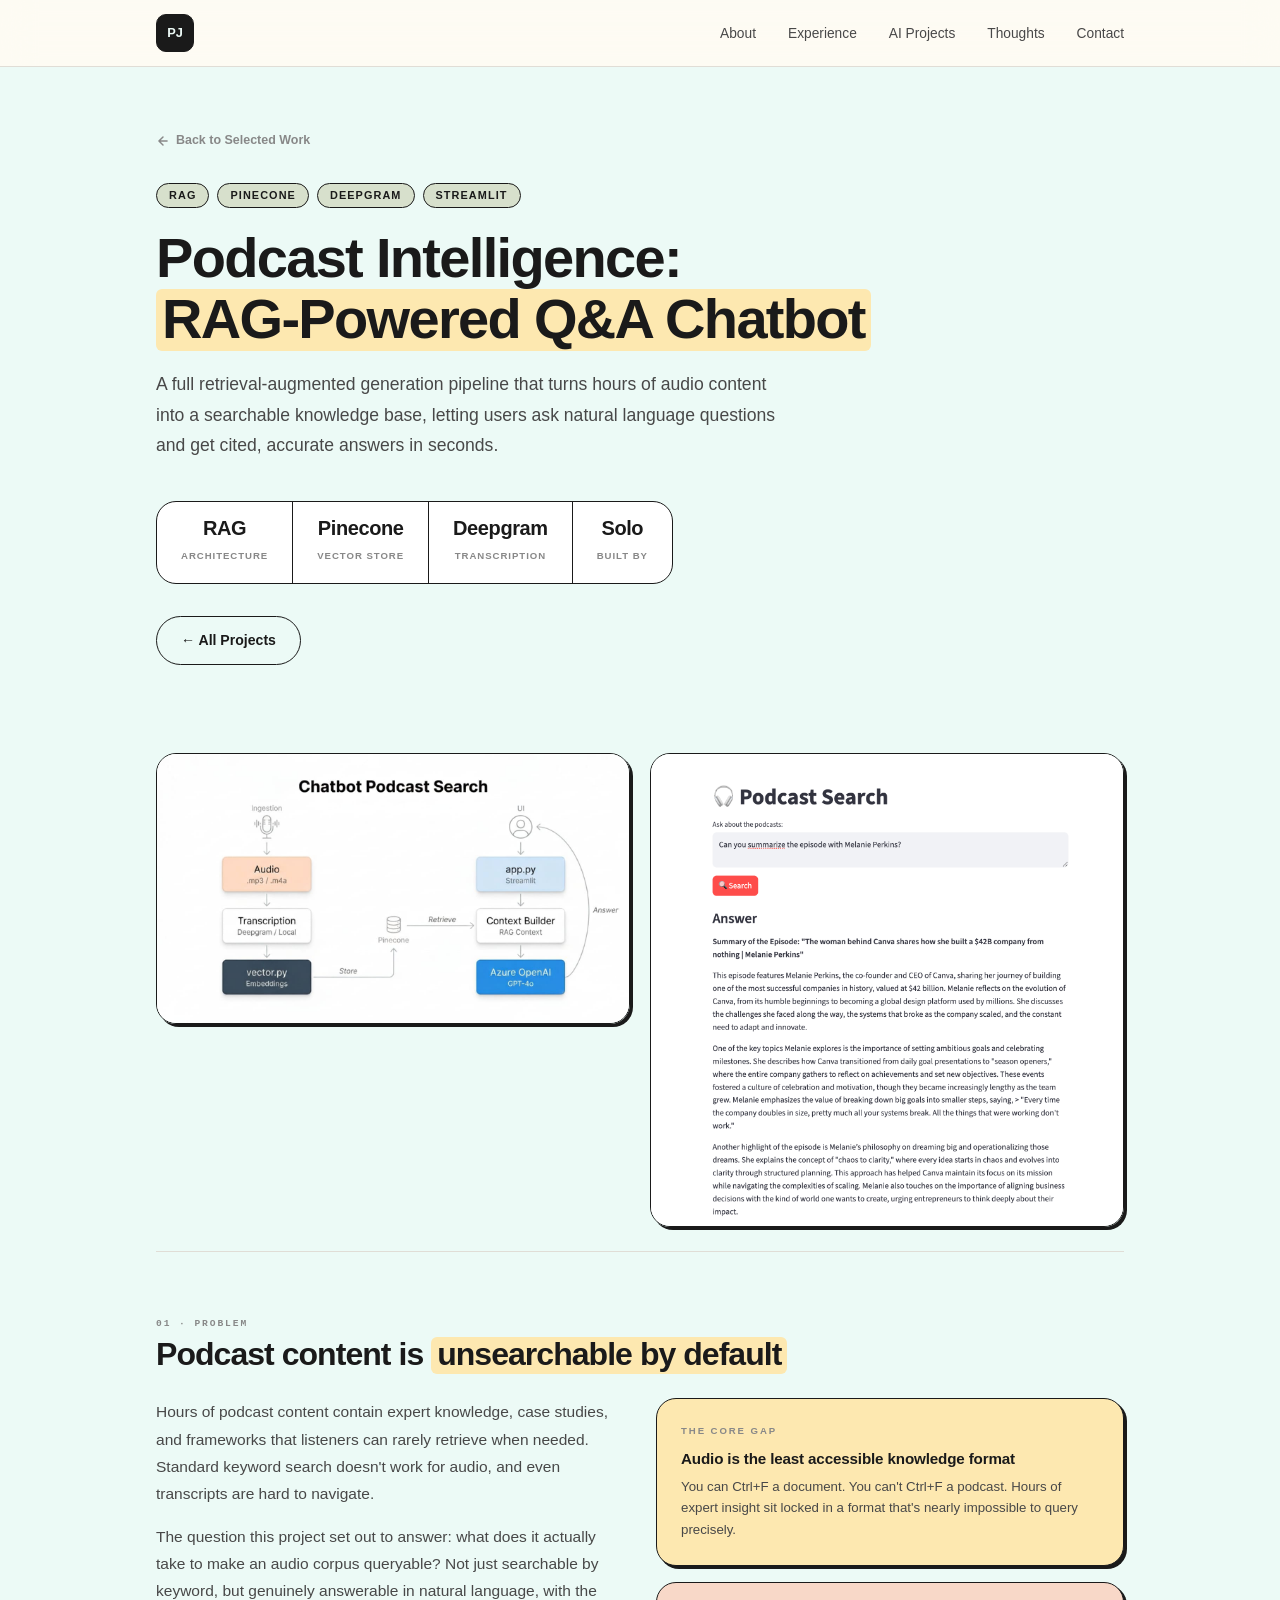
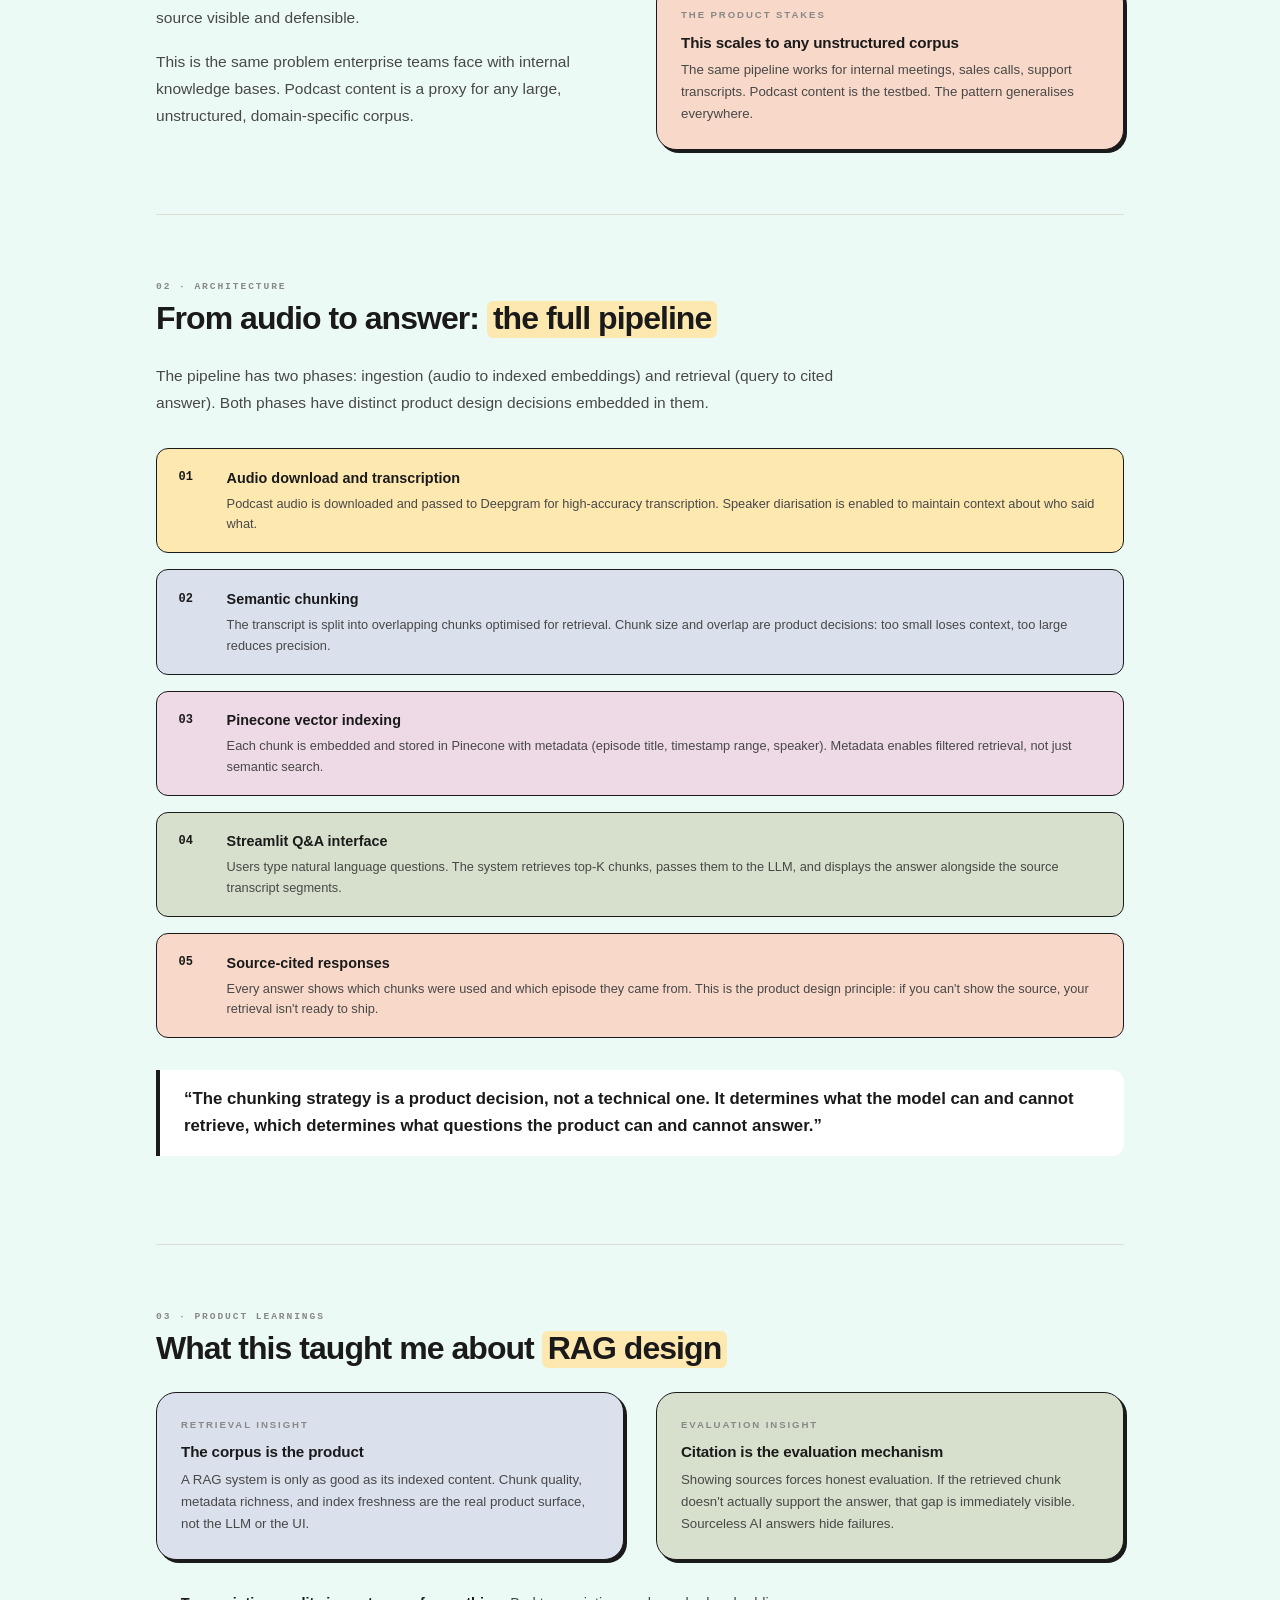
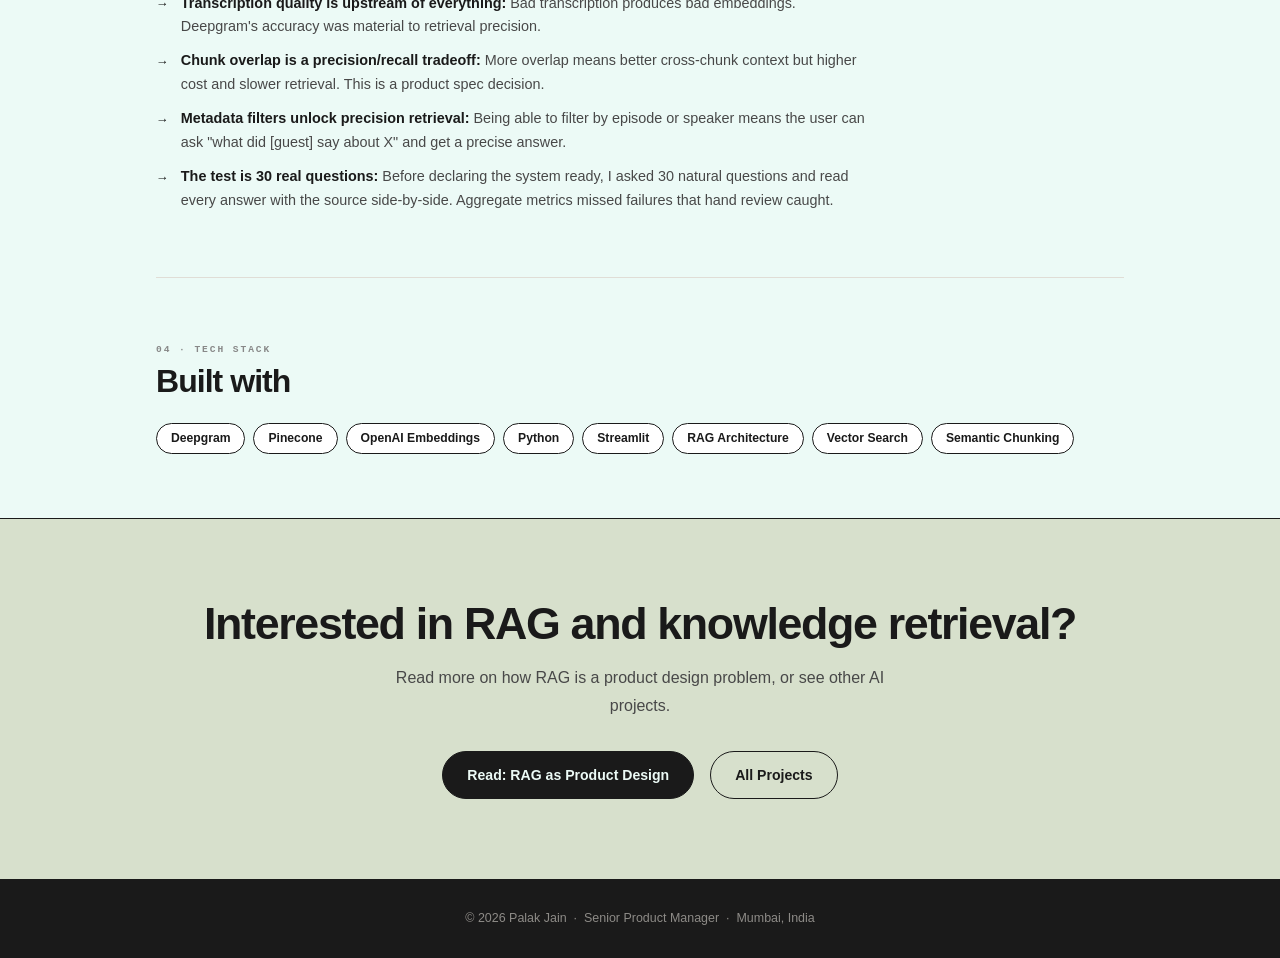
<file: project-podcast-rag.html>
<!DOCTYPE html>
<html lang="en">
<head>
  <meta charset="UTF-8" />
  <meta name="viewport" content="width=device-width, initial-scale=1.0" />
  <meta name="description" content="Case Study: Podcast Intelligence RAG Chatbot — built by Palak Jain, Senior Product Manager." />
  <title>Podcast Intelligence: RAG Chatbot · Palak Jain</title>
  <link rel="stylesheet" href="style.css" />
  <style>
    :root { --bg: #ecfaf6; }
    .cs-page-hero { padding: calc(var(--nav-h) + 4rem) clamp(1.5rem, 5vw, 3.5rem) 4rem; max-width: 1080px; margin: 0 auto; }
    .cs-back { display: inline-flex; align-items: center; gap: 6px; font-size: 0.78rem; font-weight: 600; color: var(--muted); margin-bottom: 2rem; transition: color 0.18s; }
    .cs-back:hover { color: var(--text); }
    .cs-hero-meta { display: flex; flex-wrap: wrap; gap: 0.5rem; margin-bottom: 1.25rem; }
    .cs-meta-tag { background: var(--green); border: var(--border); border-radius: var(--pill); font-size: 0.68rem; font-weight: 700; padding: 3px 12px; color: var(--text); text-transform: uppercase; letter-spacing: 0.1em; }
    .cs-hero-title { font-size: clamp(2rem, 5vw, 3.5rem); line-height: 1.08; margin-bottom: 1.1rem; letter-spacing: -0.03em; }
    .cs-hero-sub { font-size: 1.1rem; max-width: 640px; line-height: 1.75; margin-bottom: 2.5rem; color: var(--sub); }
    .cs-quick-stats { display: flex; flex-wrap: wrap; gap: 0; border: var(--border); border-radius: var(--r); background: var(--surface); overflow: hidden; width: fit-content; margin-bottom: 2rem; }
    .cs-qs { padding: 1rem 1.5rem; border-right: var(--border); text-align: center; }
    .cs-qs:last-child { border-right: none; }
    .cs-qs-val { display: block; font-size: 1.25rem; font-weight: 800; color: var(--text); line-height: 1; margin-bottom: 0.2rem; letter-spacing: -0.02em; }
    .cs-qs-label { font-size: 0.6rem; color: var(--muted); text-transform: uppercase; letter-spacing: 0.1em; font-weight: 600; }
    .cs-cta-row { display: flex; gap: 1rem; flex-wrap: wrap; }
    .cs-body { max-width: 1080px; margin: 0 auto; padding: 0 clamp(1.5rem, 5vw, 3.5rem); }
    .cs-section { padding: 4rem 0; border-top: var(--border-light); }
    .cs-section-num { font-size: 0.6rem; font-weight: 700; text-transform: uppercase; letter-spacing: 0.2em; color: var(--muted); margin-bottom: 0.4rem; font-family: 'SFMono-Regular', Menlo, Courier, monospace; }
    .cs-section-title { font-size: clamp(1.4rem, 3vw, 2rem); margin-bottom: 1.5rem; letter-spacing: -0.03em; }
    .cs-prose { font-size: 0.97rem; line-height: 1.8; color: var(--sub); max-width: 720px; }
    .cs-prose p { margin-bottom: 1rem; }
    .cs-prose p:last-child { margin-bottom: 0; }
    .cs-prose strong { color: var(--text); }
    .cs-two-col { display: grid; grid-template-columns: 1fr 1fr; gap: 2rem; align-items: start; }
    .cs-callout { border: var(--border); border-radius: var(--r); padding: 1.5rem; box-shadow: var(--shadow-sm); }
    .cs-callout.yellow { background: var(--yellow); }
    .cs-callout.blue   { background: var(--blue); }
    .cs-callout.green  { background: var(--green); }
    .cs-callout.peach  { background: var(--peach); }
    .cs-callout.purple { background: var(--purple); }
    .cs-callout.pink   { background: var(--pink); }
    .cs-callout-label { font-size: 0.6rem; font-weight: 700; text-transform: uppercase; letter-spacing: 0.2em; color: var(--muted); margin-bottom: 0.75rem; }
    .cs-callout h4 { font-size: 0.95rem; font-weight: 700; color: var(--text); margin-bottom: 0.5rem; text-transform: none; letter-spacing: -0.01em; }
    .cs-callout p { font-size: 0.83rem; line-height: 1.65; color: var(--sub); }
    .cs-steps { display: flex; flex-direction: column; gap: 1rem; }
    .cs-step { border: var(--border); border-radius: var(--r-sm); padding: 1.1rem 1.35rem; display: grid; grid-template-columns: 2rem 1fr; gap: 1rem; align-items: start; transition: transform 0.18s, box-shadow 0.18s; }
    .cs-step:hover { transform: translate(-3px,-3px); box-shadow: var(--shadow-sm); }
    .cs-step:nth-child(1) { background: var(--yellow); }
    .cs-step:nth-child(2) { background: var(--blue); }
    .cs-step:nth-child(3) { background: var(--pink); }
    .cs-step:nth-child(4) { background: var(--green); }
    .cs-step:nth-child(5) { background: var(--peach); }
    .cs-step-num { font-size: 0.75rem; font-weight: 800; color: var(--text); font-family: 'SFMono-Regular', Menlo, Courier, monospace; padding-top: 0.1rem; }
    .cs-step-title { font-size: 0.9rem; font-weight: 700; color: var(--text); margin-bottom: 0.25rem; }
    .cs-step-desc { font-size: 0.8rem; line-height: 1.6; color: var(--sub); }
    .cs-pullout { border-left: 4px solid var(--text); padding: 1rem 1.5rem; margin: 1.5rem 0; background: var(--surface); border-radius: 0 var(--r-sm) var(--r-sm) 0; }
    .cs-pullout p { font-size: 1.05rem; font-weight: 600; color: var(--text); line-height: 1.6; }
    .cs-learnings { list-style: none; display: flex; flex-direction: column; gap: 0.65rem; }
    .cs-learnings li { display: flex; gap: 0.75rem; align-items: flex-start; font-size: 0.9rem; line-height: 1.65; color: var(--sub); }
    .cs-learnings li::before { content: '→'; color: var(--text); font-weight: 700; flex-shrink: 0; font-size: 0.8rem; margin-top: 0.12rem; }
    .cs-learnings strong { color: var(--text); }
    .cs-tech-list { display: flex; flex-wrap: wrap; gap: 0.5rem; margin-top: 1rem; }
    .cs-tech-tag { background: var(--surface); border: var(--border); border-radius: var(--pill); font-size: 0.76rem; font-weight: 600; padding: 5px 14px; color: var(--text); transition: transform 0.15s, box-shadow 0.15s; }
    .cs-tech-tag:hover { transform: translate(-1px,-1px); box-shadow: var(--shadow-sm); }
    .cs-footer-cta { background: var(--green); border-top: var(--border); padding: 5rem clamp(1.5rem, 5vw, 3.5rem); text-align: center; }
    .cs-footer-cta h2 { font-size: clamp(1.8rem, 4vw, 2.8rem); margin-bottom: 1rem; }
    .cs-footer-cta p { font-size: 1rem; max-width: 500px; margin: 0 auto 2rem; line-height: 1.7; }
    .cs-footer-cta .btn-row { display: flex; justify-content: center; gap: 1rem; flex-wrap: wrap; }
    @media (max-width: 760px) { .cs-two-col { grid-template-columns: 1fr; } .cs-quick-stats { width: 100%; } .cs-qs { flex: 1; padding: 0.85rem 0.75rem; } }
    @media (max-width: 480px) { .cs-hero-title { font-size: 1.8rem; } .cs-cta-row { flex-direction: column; } .cs-cta-row .btn { justify-content: center; } }
  </style>
</head>
<body>

  <nav class="nav" id="nav" role="navigation" aria-label="Main navigation">
    <div class="nav-inner">
      <a href="index.html" class="nav-logo" aria-label="Back to portfolio">PJ</a>
      <ul class="nav-links" role="list">
        <li><a href="index.html#about">About</a></li>
        <li><a href="index.html#experience">Experience</a></li>
        <li><a href="index.html#work">AI Projects</a></li>
        <li><a href="index.html#thoughts">Thoughts</a></li>
        <li><a href="index.html#contact">Contact</a></li>
      </ul>
    </div>
  </nav>

  <main>

    <div class="cs-page-hero">

      <a href="index.html#work" class="cs-back fade-in">
        <svg width="14" height="14" viewBox="0 0 24 24" fill="none" stroke="currentColor" stroke-width="2.5" stroke-linecap="round" stroke-linejoin="round"><path d="M19 12H5M12 5l-7 7 7 7"/></svg>
        Back to Selected Work
      </a>

      <div class="cs-hero-meta fade-in">
        <span class="cs-meta-tag">RAG</span>
        <span class="cs-meta-tag">Pinecone</span>
        <span class="cs-meta-tag">Deepgram</span>
        <span class="cs-meta-tag">Streamlit</span>
      </div>

      <h1 class="cs-hero-title fade-in">
        Podcast Intelligence:<br /><span class="highlight">RAG-Powered Q&amp;A Chatbot</span>
      </h1>

      <p class="cs-hero-sub fade-in">
        A full retrieval-augmented generation pipeline that turns hours of audio content into a searchable knowledge base, letting users ask natural language questions and get cited, accurate answers in seconds.
      </p>

      <div class="cs-quick-stats fade-in">
        <div class="cs-qs">
          <span class="cs-qs-val">RAG</span>
          <span class="cs-qs-label">Architecture</span>
        </div>
        <div class="cs-qs">
          <span class="cs-qs-val">Pinecone</span>
          <span class="cs-qs-label">Vector Store</span>
        </div>
        <div class="cs-qs">
          <span class="cs-qs-val">Deepgram</span>
          <span class="cs-qs-label">Transcription</span>
        </div>
        <div class="cs-qs">
          <span class="cs-qs-val">Solo</span>
          <span class="cs-qs-label">Built by</span>
        </div>
      </div>

      <div class="cs-cta-row fade-in">
        <a href="index.html#work" class="btn btn-secondary">&larr; All Projects</a>
      </div>

    </div>

    <div class="cs-body">

      <div class="cs-project-img-row fade-in">
        <img src="projects/2-podcast-rag-chatbot-architecture.jpeg" alt="Podcast RAG system architecture diagram" class="cs-project-img" style="margin:0;" loading="lazy">
        <img src="projects/2-podcast-rag-chatbot-screenshot.png" alt="Podcast RAG chatbot screenshot" class="cs-project-img" style="margin:0;" loading="lazy">
      </div>

      <section class="cs-section fade-in">
        <div class="cs-section-num">01 · Problem</div>
        <h2 class="cs-section-title">Podcast content is <span class="highlight">unsearchable by default</span></h2>

        <div class="cs-two-col">
          <div class="cs-prose">
            <p>
              Hours of podcast content contain expert knowledge, case studies, and frameworks that listeners can rarely retrieve when needed. Standard keyword search doesn't work for audio, and even transcripts are hard to navigate.
            </p>
            <p>
              The question this project set out to answer: what does it actually take to make an audio corpus queryable? Not just searchable by keyword, but genuinely answerable in natural language, with the source visible and defensible.
            </p>
            <p>
              This is the same problem enterprise teams face with internal knowledge bases. Podcast content is a proxy for any large, unstructured, domain-specific corpus.
            </p>
          </div>
          <div style="display:flex; flex-direction:column; gap:1rem;">
            <div class="cs-callout yellow">
              <div class="cs-callout-label">The Core Gap</div>
              <h4>Audio is the least accessible knowledge format</h4>
              <p>You can Ctrl+F a document. You can't Ctrl+F a podcast. Hours of expert insight sit locked in a format that's nearly impossible to query precisely.</p>
            </div>
            <div class="cs-callout peach">
              <div class="cs-callout-label">The Product Stakes</div>
              <h4>This scales to any unstructured corpus</h4>
              <p>The same pipeline works for internal meetings, sales calls, support transcripts. Podcast content is the testbed. The pattern generalises everywhere.</p>
            </div>
          </div>
        </div>
      </section>

      <section class="cs-section fade-in">
        <div class="cs-section-num">02 · Architecture</div>
        <h2 class="cs-section-title">From audio to answer: <span class="highlight">the full pipeline</span></h2>

        <div class="cs-prose" style="margin-bottom:1.5rem;">
          <p>
            The pipeline has two phases: ingestion (audio to indexed embeddings) and retrieval (query to cited answer). Both phases have distinct product design decisions embedded in them.
          </p>
        </div>


        <div class="cs-steps" style="margin-top:2rem;">
          <div class="cs-step fade-in">
            <div class="cs-step-num">01</div>
            <div>
              <div class="cs-step-title">Audio download and transcription</div>
              <div class="cs-step-desc">Podcast audio is downloaded and passed to Deepgram for high-accuracy transcription. Speaker diarisation is enabled to maintain context about who said what.</div>
            </div>
          </div>
          <div class="cs-step fade-in">
            <div class="cs-step-num">02</div>
            <div>
              <div class="cs-step-title">Semantic chunking</div>
              <div class="cs-step-desc">The transcript is split into overlapping chunks optimised for retrieval. Chunk size and overlap are product decisions: too small loses context, too large reduces precision.</div>
            </div>
          </div>
          <div class="cs-step fade-in">
            <div class="cs-step-num">03</div>
            <div>
              <div class="cs-step-title">Pinecone vector indexing</div>
              <div class="cs-step-desc">Each chunk is embedded and stored in Pinecone with metadata (episode title, timestamp range, speaker). Metadata enables filtered retrieval, not just semantic search.</div>
            </div>
          </div>
          <div class="cs-step fade-in">
            <div class="cs-step-num">04</div>
            <div>
              <div class="cs-step-title">Streamlit Q&amp;A interface</div>
              <div class="cs-step-desc">Users type natural language questions. The system retrieves top-K chunks, passes them to the LLM, and displays the answer alongside the source transcript segments.</div>
            </div>
          </div>
          <div class="cs-step fade-in">
            <div class="cs-step-num">05</div>
            <div>
              <div class="cs-step-title">Source-cited responses</div>
              <div class="cs-step-desc">Every answer shows which chunks were used and which episode they came from. This is the product design principle: if you can't show the source, your retrieval isn't ready to ship.</div>
            </div>
          </div>
        </div>

        <div class="cs-pullout" style="margin-top:2rem;">
          <p>&ldquo;The chunking strategy is a product decision, not a technical one. It determines what the model can and cannot retrieve, which determines what questions the product can and cannot answer.&rdquo;</p>
        </div>
      </section>

      <section class="cs-section fade-in">
        <div class="cs-section-num">03 · Product Learnings</div>
        <h2 class="cs-section-title">What this taught me about <span class="highlight">RAG design</span></h2>

        <div class="cs-two-col" style="margin-bottom:2rem;">
          <div class="cs-callout blue">
            <div class="cs-callout-label">Retrieval insight</div>
            <h4>The corpus is the product</h4>
            <p>A RAG system is only as good as its indexed content. Chunk quality, metadata richness, and index freshness are the real product surface, not the LLM or the UI.</p>
          </div>
          <div class="cs-callout green">
            <div class="cs-callout-label">Evaluation insight</div>
            <h4>Citation is the evaluation mechanism</h4>
            <p>Showing sources forces honest evaluation. If the retrieved chunk doesn't actually support the answer, that gap is immediately visible. Sourceless AI answers hide failures.</p>
          </div>
        </div>

        <ul class="cs-learnings" style="max-width:720px;">
          <li><span><strong>Transcription quality is upstream of everything:</strong> Bad transcription produces bad embeddings. Deepgram's accuracy was material to retrieval precision.</span></li>
          <li><span><strong>Chunk overlap is a precision/recall tradeoff:</strong> More overlap means better cross-chunk context but higher cost and slower retrieval. This is a product spec decision.</span></li>
          <li><span><strong>Metadata filters unlock precision retrieval:</strong> Being able to filter by episode or speaker means the user can ask "what did [guest] say about X" and get a precise answer.</span></li>
          <li><span><strong>The test is 30 real questions:</strong> Before declaring the system ready, I asked 30 natural questions and read every answer with the source side-by-side. Aggregate metrics missed failures that hand review caught.</span></li>
        </ul>
      </section>

      <section class="cs-section fade-in">
        <div class="cs-section-num">04 · Tech Stack</div>
        <h2 class="cs-section-title">Built with</h2>
        <div class="cs-tech-list">
          <span class="cs-tech-tag">Deepgram</span>
          <span class="cs-tech-tag">Pinecone</span>
          <span class="cs-tech-tag">OpenAI Embeddings</span>
          <span class="cs-tech-tag">Python</span>
          <span class="cs-tech-tag">Streamlit</span>
          <span class="cs-tech-tag">RAG Architecture</span>
          <span class="cs-tech-tag">Vector Search</span>
          <span class="cs-tech-tag">Semantic Chunking</span>
        </div>
      </section>

    </div>

    <div class="cs-footer-cta">
      <h2>Interested in RAG and knowledge retrieval?</h2>
      <p>Read more on how RAG is a product design problem, or see other AI projects.</p>
      <div class="btn-row">
        <a href="thought-rag-design.html" class="btn btn-primary">Read: RAG as Product Design</a>
        <a href="index.html#work" class="btn btn-secondary">All Projects</a>
      </div>
    </div>

  </main>

  <footer class="footer" role="contentinfo">
    <div class="container">
      <p>&copy; 2026 Palak Jain &nbsp;&middot;&nbsp; Senior Product Manager &nbsp;&middot;&nbsp; Mumbai, India</p>
    </div>
  </footer>

  <script src="script.js"></script>
</body>
</html>
</file>
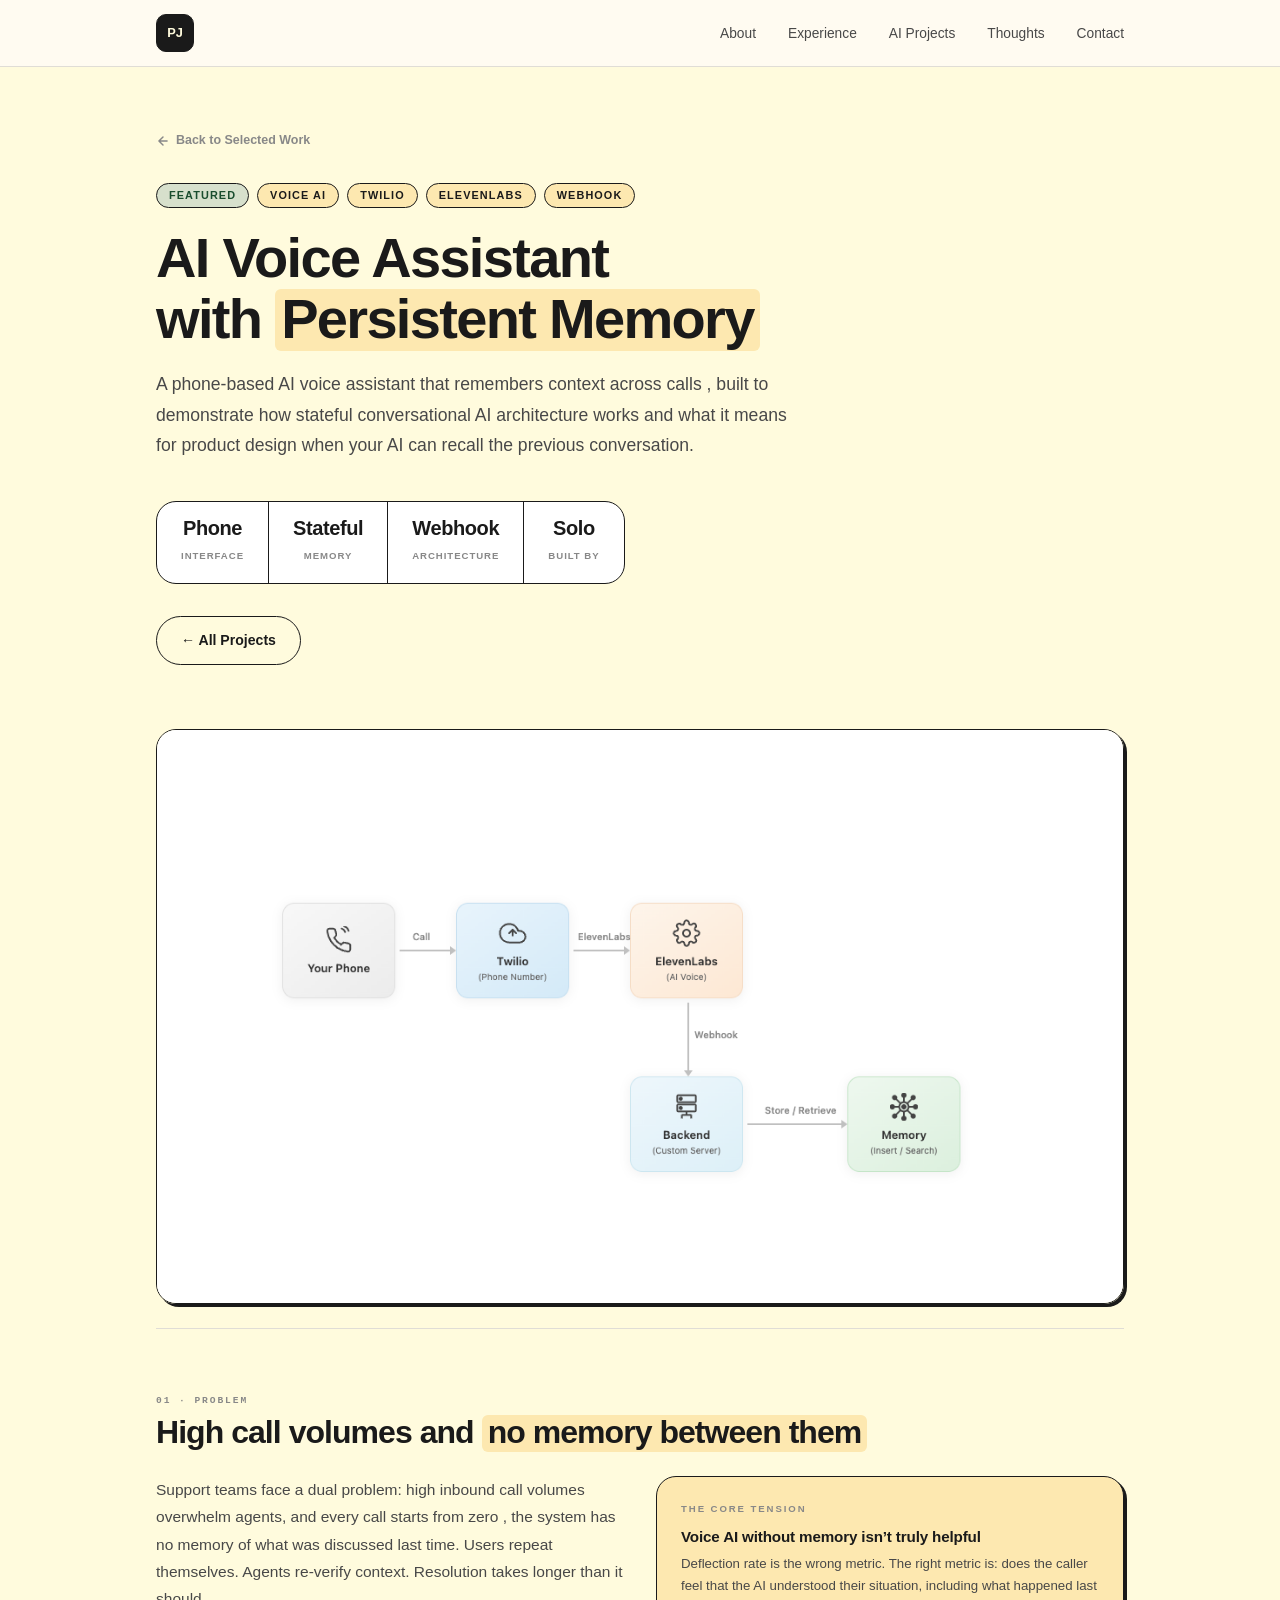
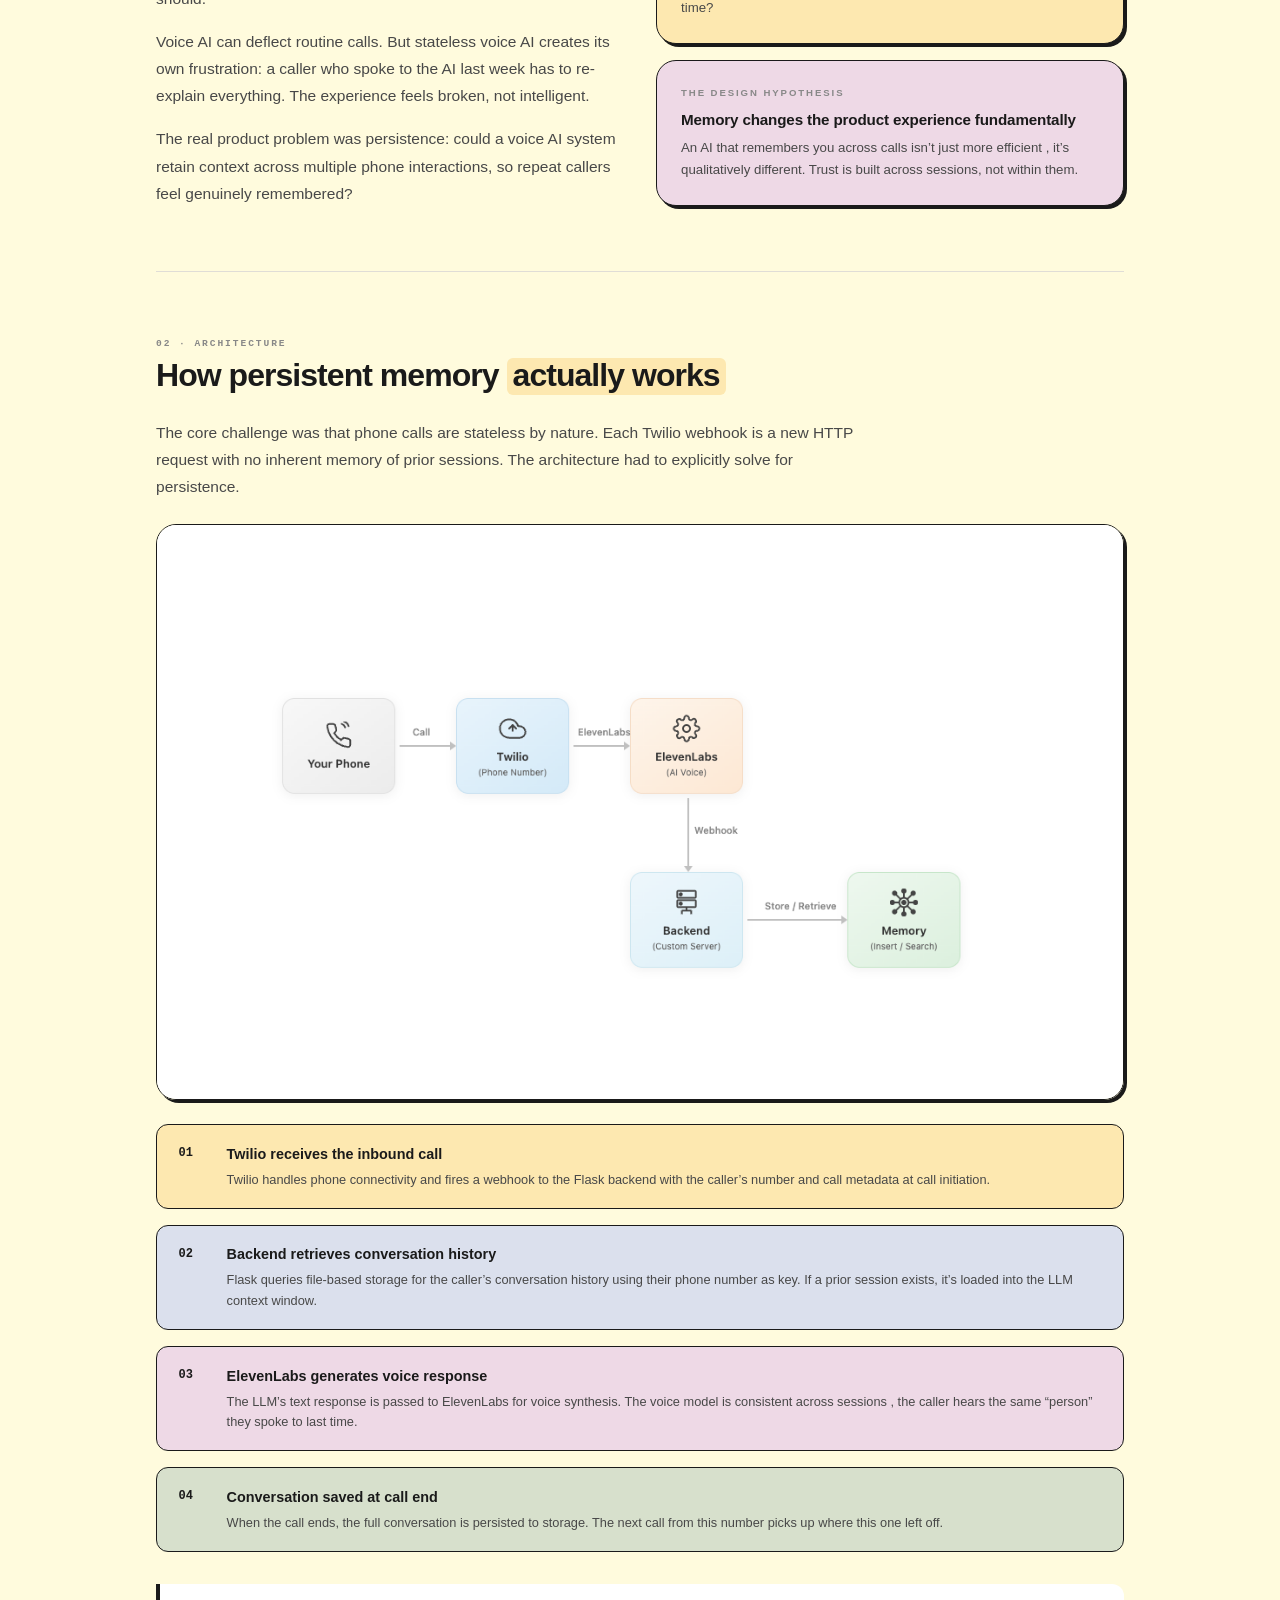
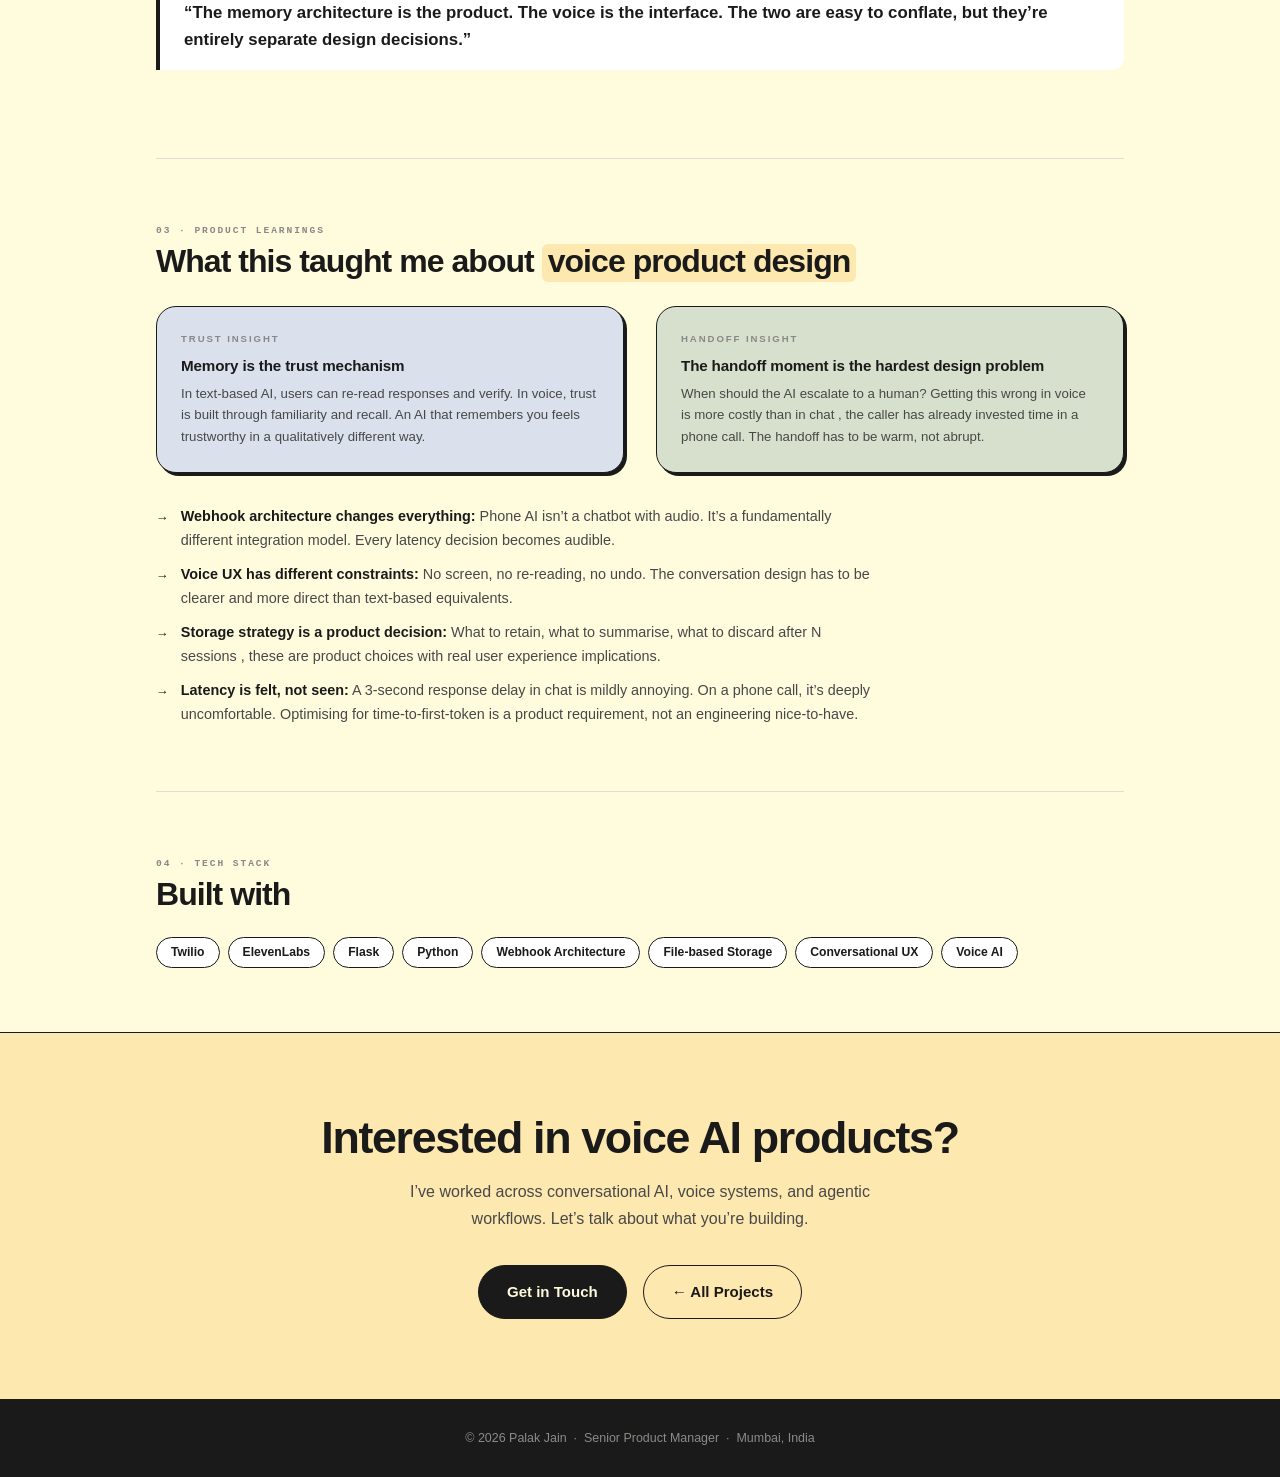
<file: project-voice-assistant.html>
<!DOCTYPE html>
<html lang="en">
<head>
  <meta charset="UTF-8" />
  <meta name="viewport" content="width=device-width, initial-scale=1.0" />
  <meta name="description" content="Case Study: Voice Assistant with Persistent Memory — phone-based AI voice system built by Palak Jain, Senior Product Manager." />
  <title>Voice Assistant with Persistent Memory: Case Study · Palak Jain</title>
  <link rel="stylesheet" href="style.css" />
  <style>
    :root { --bg: #fffbdd; }
    .cs-page-hero { padding: calc(var(--nav-h) + 4rem) clamp(1.5rem, 5vw, 3.5rem) 4rem; max-width: 1080px; margin: 0 auto; }
    .cs-back { display: inline-flex; align-items: center; gap: 6px; font-size: 0.78rem; font-weight: 600; color: var(--muted); margin-bottom: 2rem; transition: color 0.18s; }
    .cs-back:hover { color: var(--text); }
    .cs-hero-meta { display: flex; flex-wrap: wrap; gap: 0.5rem; margin-bottom: 1.25rem; }
    .cs-meta-tag { background: var(--yellow); border: var(--border); border-radius: var(--pill); font-size: 0.68rem; font-weight: 700; padding: 3px 12px; color: var(--text); text-transform: uppercase; letter-spacing: 0.1em; }
    .cs-meta-tag.featured { background: var(--green); color: #1a4d2e; }
    .cs-hero-title { font-size: clamp(2rem, 5vw, 3.5rem); line-height: 1.08; margin-bottom: 1.1rem; letter-spacing: -0.03em; }
    .cs-hero-sub { font-size: 1.1rem; max-width: 640px; line-height: 1.75; margin-bottom: 2.5rem; color: var(--sub); }
    .cs-quick-stats { display: flex; flex-wrap: wrap; gap: 0; border: var(--border); border-radius: var(--r); background: var(--surface); overflow: hidden; width: fit-content; margin-bottom: 2rem; }
    .cs-qs { padding: 1rem 1.5rem; border-right: var(--border); text-align: center; }
    .cs-qs:last-child { border-right: none; }
    .cs-qs-val { display: block; font-size: 1.25rem; font-weight: 800; color: var(--text); line-height: 1; margin-bottom: 0.2rem; letter-spacing: -0.02em; }
    .cs-qs-label { font-size: 0.6rem; color: var(--muted); text-transform: uppercase; letter-spacing: 0.1em; font-weight: 600; }
    .cs-cta-row { display: flex; gap: 1rem; flex-wrap: wrap; }
    .cs-body { max-width: 1080px; margin: 0 auto; padding: 0 clamp(1.5rem, 5vw, 3.5rem); }
    .cs-section { padding: 4rem 0; border-top: var(--border-light); }
    .cs-section-num { font-size: 0.6rem; font-weight: 700; text-transform: uppercase; letter-spacing: 0.2em; color: var(--muted); margin-bottom: 0.4rem; font-family: 'SFMono-Regular', Menlo, Courier, monospace; }
    .cs-section-title { font-size: clamp(1.4rem, 3vw, 2rem); margin-bottom: 1.5rem; letter-spacing: -0.03em; }
    .cs-prose { font-size: 0.97rem; line-height: 1.8; color: var(--sub); max-width: 720px; }
    .cs-prose p { margin-bottom: 1rem; }
    .cs-prose p:last-child { margin-bottom: 0; }
    .cs-prose strong { color: var(--text); }
    .cs-two-col { display: grid; grid-template-columns: 1fr 1fr; gap: 2rem; align-items: start; }
    .cs-callout { border: var(--border); border-radius: var(--r); padding: 1.5rem; box-shadow: var(--shadow-sm); }
    .cs-callout.yellow { background: var(--yellow); }
    .cs-callout.blue { background: var(--blue); }
    .cs-callout.green { background: var(--green); }
    .cs-callout.peach { background: var(--peach); }
    .cs-callout.purple { background: var(--purple); }
    .cs-callout.pink { background: var(--pink); }
    .cs-callout-label { font-size: 0.6rem; font-weight: 700; text-transform: uppercase; letter-spacing: 0.2em; color: var(--muted); margin-bottom: 0.75rem; }
    .cs-callout h4 { font-size: 0.95rem; font-weight: 700; color: var(--text); margin-bottom: 0.5rem; text-transform: none; letter-spacing: -0.01em; }
    .cs-callout p { font-size: 0.83rem; line-height: 1.65; color: var(--sub); }
    .cs-steps { display: flex; flex-direction: column; gap: 1rem; }
    .cs-step { border: var(--border); border-radius: var(--r-sm); padding: 1.1rem 1.35rem; display: grid; grid-template-columns: 2rem 1fr; gap: 1rem; align-items: start; transition: transform 0.18s, box-shadow 0.18s; }
    .cs-step:hover { transform: translate(-3px,-3px); box-shadow: var(--shadow-sm); }
    .cs-step:nth-child(1) { background: var(--yellow); }
    .cs-step:nth-child(2) { background: var(--blue); }
    .cs-step:nth-child(3) { background: var(--pink); }
    .cs-step:nth-child(4) { background: var(--green); }
    .cs-step-num { font-size: 0.75rem; font-weight: 800; color: var(--text); font-family: 'SFMono-Regular', Menlo, Courier, monospace; padding-top: 0.1rem; }
    .cs-step-title { font-size: 0.9rem; font-weight: 700; color: var(--text); margin-bottom: 0.25rem; }
    .cs-step-desc { font-size: 0.8rem; line-height: 1.6; color: var(--sub); }
    .cs-pullout { border-left: 4px solid var(--text); padding: 1rem 1.5rem; margin: 1.5rem 0; background: var(--surface); border-radius: 0 var(--r-sm) var(--r-sm) 0; }
    .cs-pullout p { font-size: 1.05rem; font-weight: 600; color: var(--text); line-height: 1.6; }
    .cs-learnings { list-style: none; display: flex; flex-direction: column; gap: 0.65rem; }
    .cs-learnings li { display: flex; gap: 0.75rem; align-items: flex-start; font-size: 0.9rem; line-height: 1.65; color: var(--sub); }
    .cs-learnings li::before { content: '→'; color: var(--text); font-weight: 700; flex-shrink: 0; font-size: 0.8rem; margin-top: 0.12rem; }
    .cs-learnings strong { color: var(--text); }
    .cs-tech-list { display: flex; flex-wrap: wrap; gap: 0.5rem; margin-top: 1rem; }
    .cs-tech-tag { background: var(--surface); border: var(--border); border-radius: var(--pill); font-size: 0.76rem; font-weight: 600; padding: 5px 14px; color: var(--text); transition: transform 0.15s, box-shadow 0.15s; }
    .cs-tech-tag:hover { transform: translate(-1px,-1px); box-shadow: var(--shadow-sm); }
    .cs-footer-cta { background: var(--yellow); border-top: var(--border); padding: 5rem clamp(1.5rem, 5vw, 3.5rem); text-align: center; }
    .cs-footer-cta h2 { font-size: clamp(1.8rem, 4vw, 2.8rem); margin-bottom: 1rem; }
    .cs-footer-cta p { font-size: 1rem; max-width: 500px; margin: 0 auto 2rem; line-height: 1.7; }
    .cs-footer-cta .btn-row { display: flex; justify-content: center; gap: 1rem; flex-wrap: wrap; }
    @media (max-width: 760px) { .cs-two-col { grid-template-columns: 1fr; } .cs-quick-stats { width: 100%; } .cs-qs { flex: 1; padding: 0.85rem 0.75rem; } }
    @media (max-width: 480px) { .cs-hero-title { font-size: 1.8rem; } .cs-cta-row { flex-direction: column; } .cs-cta-row .btn { justify-content: center; } }
  </style>
</head>
<body>

  <nav class="nav" id="nav" role="navigation" aria-label="Main navigation">
    <div class="nav-inner">
      <a href="index.html" class="nav-logo" aria-label="Back to portfolio">PJ</a>
      <ul class="nav-links" role="list">
        <li><a href="index.html#about">About</a></li>
        <li><a href="index.html#experience">Experience</a></li>
        <li><a href="index.html#work">AI Projects</a></li>
        <li><a href="index.html#thoughts">Thoughts</a></li>
        <li><a href="index.html#contact">Contact</a></li>
      </ul>
    </div>
  </nav>

  <main>

    <div class="cs-page-hero">

      <a href="index.html#work" class="cs-back fade-in">
        <svg width="14" height="14" viewBox="0 0 24 24" fill="none" stroke="currentColor" stroke-width="2.5" stroke-linecap="round" stroke-linejoin="round"><path d="M19 12H5M12 5l-7 7 7 7"/></svg>
        Back to Selected Work
      </a>

      <div class="cs-hero-meta fade-in">
        <span class="cs-meta-tag featured">Featured</span>
        <span class="cs-meta-tag">Voice AI</span>
        <span class="cs-meta-tag">Twilio</span>
        <span class="cs-meta-tag">ElevenLabs</span>
        <span class="cs-meta-tag">Webhook</span>
      </div>

      <h1 class="cs-hero-title fade-in">
        AI Voice Assistant<br />with <span class="highlight">Persistent Memory</span>
      </h1>

      <p class="cs-hero-sub fade-in">
        A phone-based AI voice assistant that remembers context across calls , built to demonstrate how
        stateful conversational AI architecture works and what it means for product design when your AI
        can recall the previous conversation.
      </p>

      <div class="cs-quick-stats fade-in">
        <div class="cs-qs">
          <span class="cs-qs-val">Phone</span>
          <span class="cs-qs-label">Interface</span>
        </div>
        <div class="cs-qs">
          <span class="cs-qs-val">Stateful</span>
          <span class="cs-qs-label">Memory</span>
        </div>
        <div class="cs-qs">
          <span class="cs-qs-val">Webhook</span>
          <span class="cs-qs-label">Architecture</span>
        </div>
        <div class="cs-qs">
          <span class="cs-qs-val">Solo</span>
          <span class="cs-qs-label">Built by</span>
        </div>
      </div>

      <div class="cs-cta-row fade-in">
        <a href="index.html#work" class="btn btn-secondary">&larr; All Projects</a>
      </div>

    </div>

    <div class="cs-body">

      <img src="projects/3-voice-assistant-architecture.png" alt="Voice Assistant call flow architecture diagram" class="cs-project-img fade-in" loading="lazy" style="margin-top:0;">

      <section class="cs-section fade-in">
        <div class="cs-section-num">01 · Problem</div>
        <h2 class="cs-section-title">High call volumes and <span class="highlight">no memory between them</span></h2>

        <div class="cs-two-col">
          <div class="cs-prose">
            <p>
              Support teams face a dual problem: high inbound call volumes overwhelm agents, and every call starts from zero , the system has no memory of what was discussed last time. Users repeat themselves. Agents re-verify context. Resolution takes longer than it should.
            </p>
            <p>
              Voice AI can deflect routine calls. But stateless voice AI creates its own frustration: a caller who spoke to the AI last week has to re-explain everything. The experience feels broken, not intelligent.
            </p>
            <p>
              The real product problem was persistence: could a voice AI system retain context across multiple phone interactions, so repeat callers feel genuinely remembered?
            </p>
          </div>
          <div style="display:flex; flex-direction:column; gap:1rem;">
            <div class="cs-callout yellow">
              <div class="cs-callout-label">The Core Tension</div>
              <h4>Voice AI without memory isn&rsquo;t truly helpful</h4>
              <p>Deflection rate is the wrong metric. The right metric is: does the caller feel that the AI understood their situation, including what happened last time?</p>
            </div>
            <div class="cs-callout pink">
              <div class="cs-callout-label">The Design Hypothesis</div>
              <h4>Memory changes the product experience fundamentally</h4>
              <p>An AI that remembers you across calls isn&rsquo;t just more efficient , it&rsquo;s qualitatively different. Trust is built across sessions, not within them.</p>
            </div>
          </div>
        </div>
      </section>

      <section class="cs-section fade-in">
        <div class="cs-section-num">02 · Architecture</div>
        <h2 class="cs-section-title">How persistent memory <span class="highlight">actually works</span></h2>

        <div class="cs-prose" style="margin-bottom:1.5rem;">
          <p>
            The core challenge was that phone calls are stateless by nature. Each Twilio webhook is a new HTTP request with no inherent memory of prior sessions. The architecture had to explicitly solve for persistence.
          </p>
        </div>

        <img src="projects/3-voice-assistant-architecture.png" alt="Voice Assistant call flow architecture diagram" class="cs-project-img fade-in" loading="lazy">

        <div class="cs-steps">
          <div class="cs-step fade-in">
            <div class="cs-step-num">01</div>
            <div>
              <div class="cs-step-title">Twilio receives the inbound call</div>
              <div class="cs-step-desc">Twilio handles phone connectivity and fires a webhook to the Flask backend with the caller&rsquo;s number and call metadata at call initiation.</div>
            </div>
          </div>
          <div class="cs-step fade-in">
            <div class="cs-step-num">02</div>
            <div>
              <div class="cs-step-title">Backend retrieves conversation history</div>
              <div class="cs-step-desc">Flask queries file-based storage for the caller&rsquo;s conversation history using their phone number as key. If a prior session exists, it&rsquo;s loaded into the LLM context window.</div>
            </div>
          </div>
          <div class="cs-step fade-in">
            <div class="cs-step-num">03</div>
            <div>
              <div class="cs-step-title">ElevenLabs generates voice response</div>
              <div class="cs-step-desc">The LLM&rsquo;s text response is passed to ElevenLabs for voice synthesis. The voice model is consistent across sessions , the caller hears the same &ldquo;person&rdquo; they spoke to last time.</div>
            </div>
          </div>
          <div class="cs-step fade-in">
            <div class="cs-step-num">04</div>
            <div>
              <div class="cs-step-title">Conversation saved at call end</div>
              <div class="cs-step-desc">When the call ends, the full conversation is persisted to storage. The next call from this number picks up where this one left off.</div>
            </div>
          </div>
        </div>

        <div class="cs-pullout" style="margin-top:2rem;">
          <p>&ldquo;The memory architecture is the product. The voice is the interface. The two are easy to conflate, but they&rsquo;re entirely separate design decisions.&rdquo;</p>
        </div>
      </section>

      <section class="cs-section fade-in">
        <div class="cs-section-num">03 · Product Learnings</div>
        <h2 class="cs-section-title">What this taught me about <span class="highlight">voice product design</span></h2>

        <div class="cs-two-col" style="margin-bottom:2rem;">
          <div class="cs-callout blue">
            <div class="cs-callout-label">Trust insight</div>
            <h4>Memory is the trust mechanism</h4>
            <p>In text-based AI, users can re-read responses and verify. In voice, trust is built through familiarity and recall. An AI that remembers you feels trustworthy in a qualitatively different way.</p>
          </div>
          <div class="cs-callout green">
            <div class="cs-callout-label">Handoff insight</div>
            <h4>The handoff moment is the hardest design problem</h4>
            <p>When should the AI escalate to a human? Getting this wrong in voice is more costly than in chat , the caller has already invested time in a phone call. The handoff has to be warm, not abrupt.</p>
          </div>
        </div>

        <ul class="cs-learnings" style="max-width:720px;">
          <li><span><strong>Webhook architecture changes everything:</strong> Phone AI isn&rsquo;t a chatbot with audio. It&rsquo;s a fundamentally different integration model. Every latency decision becomes audible.</span></li>
          <li><span><strong>Voice UX has different constraints:</strong> No screen, no re-reading, no undo. The conversation design has to be clearer and more direct than text-based equivalents.</span></li>
          <li><span><strong>Storage strategy is a product decision:</strong> What to retain, what to summarise, what to discard after N sessions , these are product choices with real user experience implications.</span></li>
          <li><span><strong>Latency is felt, not seen:</strong> A 3-second response delay in chat is mildly annoying. On a phone call, it&rsquo;s deeply uncomfortable. Optimising for time-to-first-token is a product requirement, not an engineering nice-to-have.</span></li>
        </ul>
      </section>

      <section class="cs-section fade-in">
        <div class="cs-section-num">04 · Tech Stack</div>
        <h2 class="cs-section-title">Built with</h2>
        <div class="cs-tech-list">
          <span class="cs-tech-tag">Twilio</span>
          <span class="cs-tech-tag">ElevenLabs</span>
          <span class="cs-tech-tag">Flask</span>
          <span class="cs-tech-tag">Python</span>
          <span class="cs-tech-tag">Webhook Architecture</span>
          <span class="cs-tech-tag">File-based Storage</span>
          <span class="cs-tech-tag">Conversational UX</span>
          <span class="cs-tech-tag">Voice AI</span>
        </div>
      </section>

    </div>

    <div class="cs-footer-cta">
      <h2>Interested in voice AI products?</h2>
      <p>I&rsquo;ve worked across conversational AI, voice systems, and agentic workflows. Let&rsquo;s talk about what you&rsquo;re building.</p>
      <div class="btn-row">
        <a href="index.html#contact" class="btn btn-primary btn-lg">Get in Touch</a>
        <a href="index.html#work" class="btn btn-secondary btn-lg">&larr; All Projects</a>
      </div>
    </div>

  </main>

  <footer class="footer" role="contentinfo">
    <div class="container">
      <p>&copy; 2026 Palak Jain &nbsp;&middot;&nbsp; Senior Product Manager &nbsp;&middot;&nbsp; Mumbai, India</p>
    </div>
  </footer>

  <script src="script.js"></script>
</body>
</html>
</file>
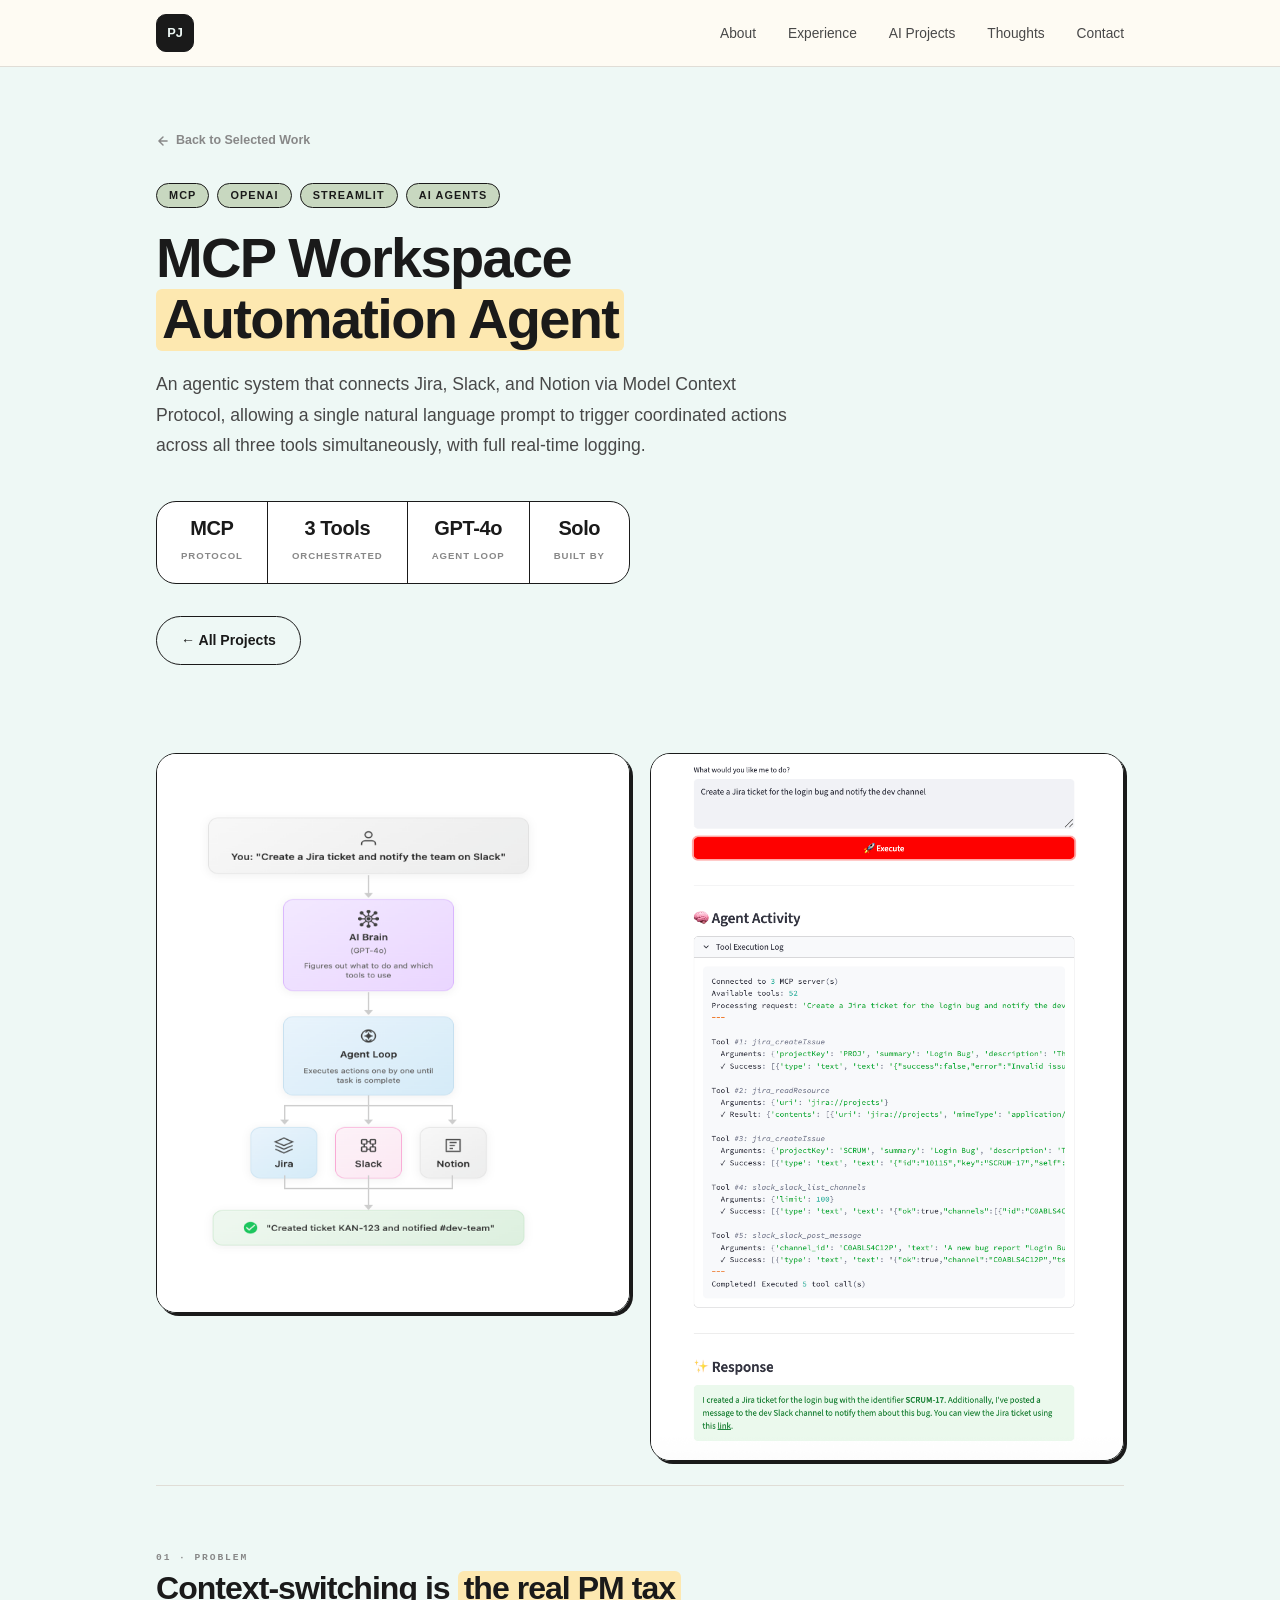
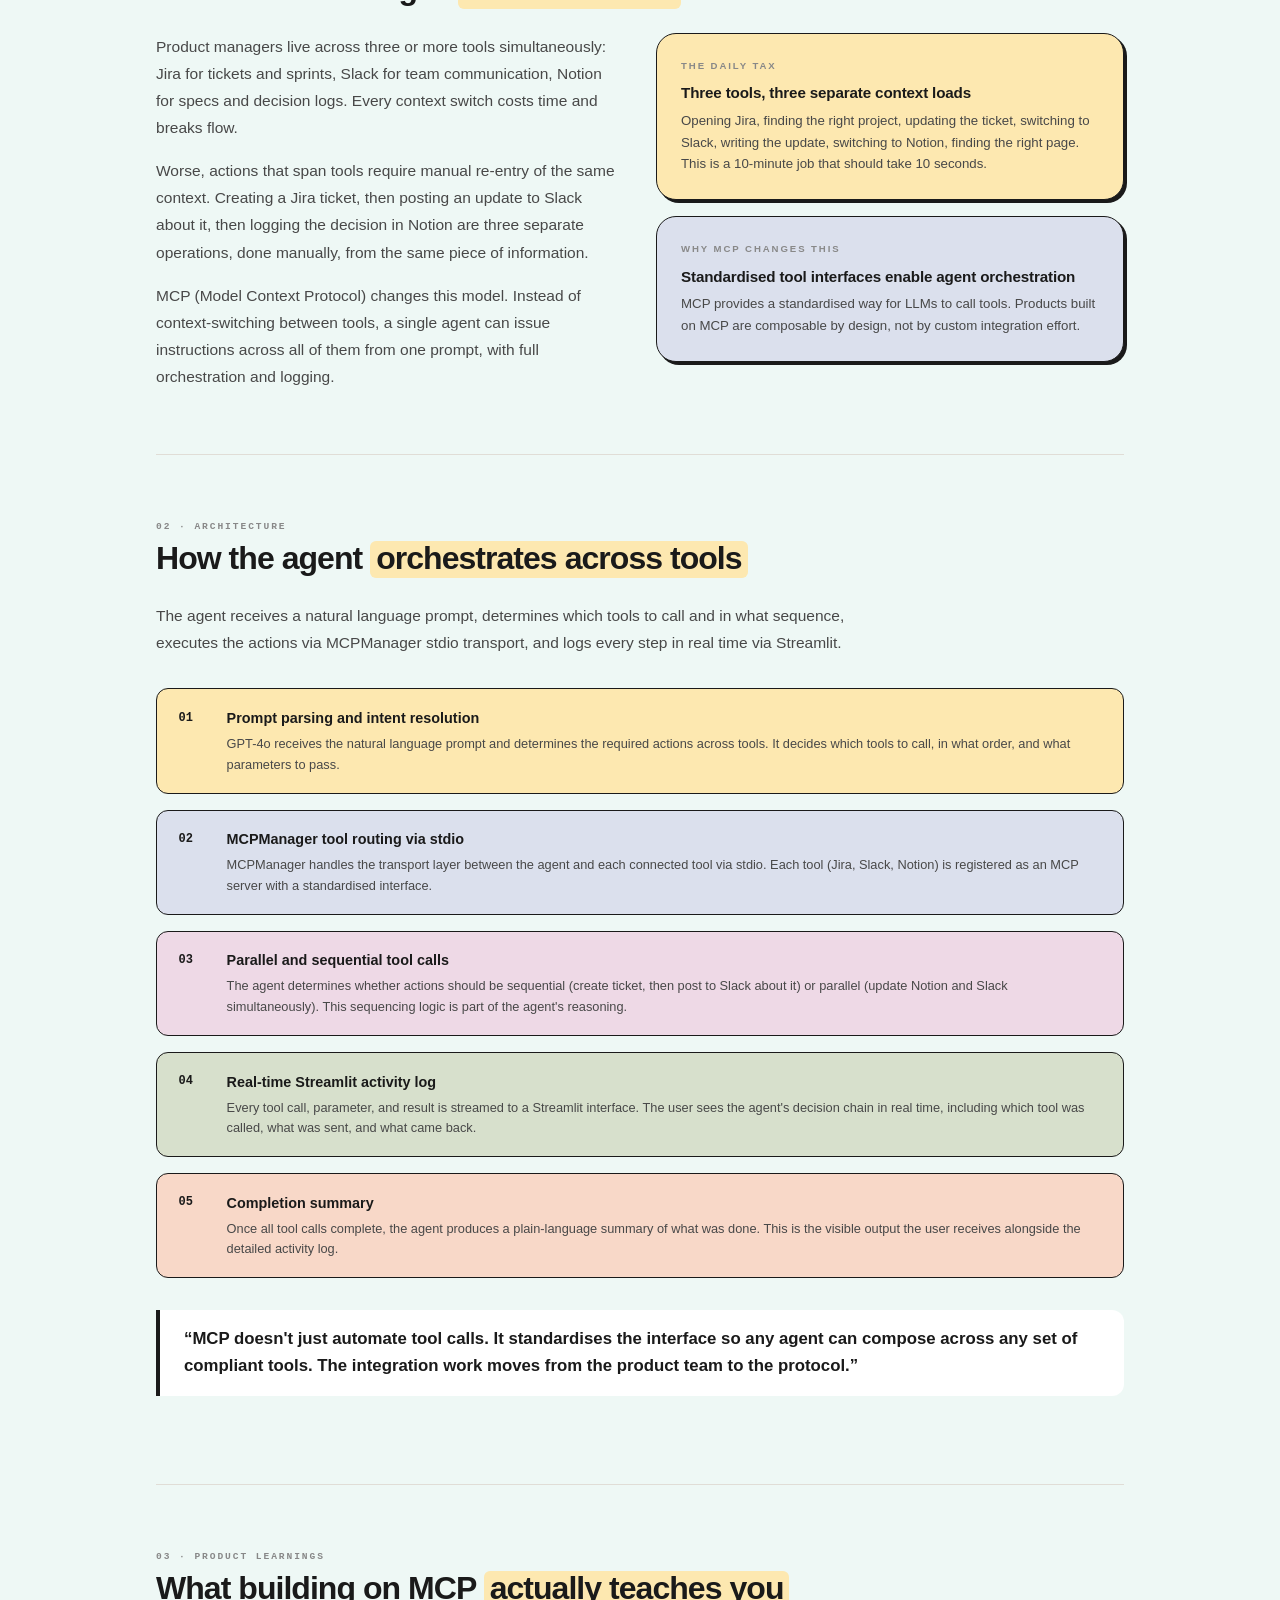
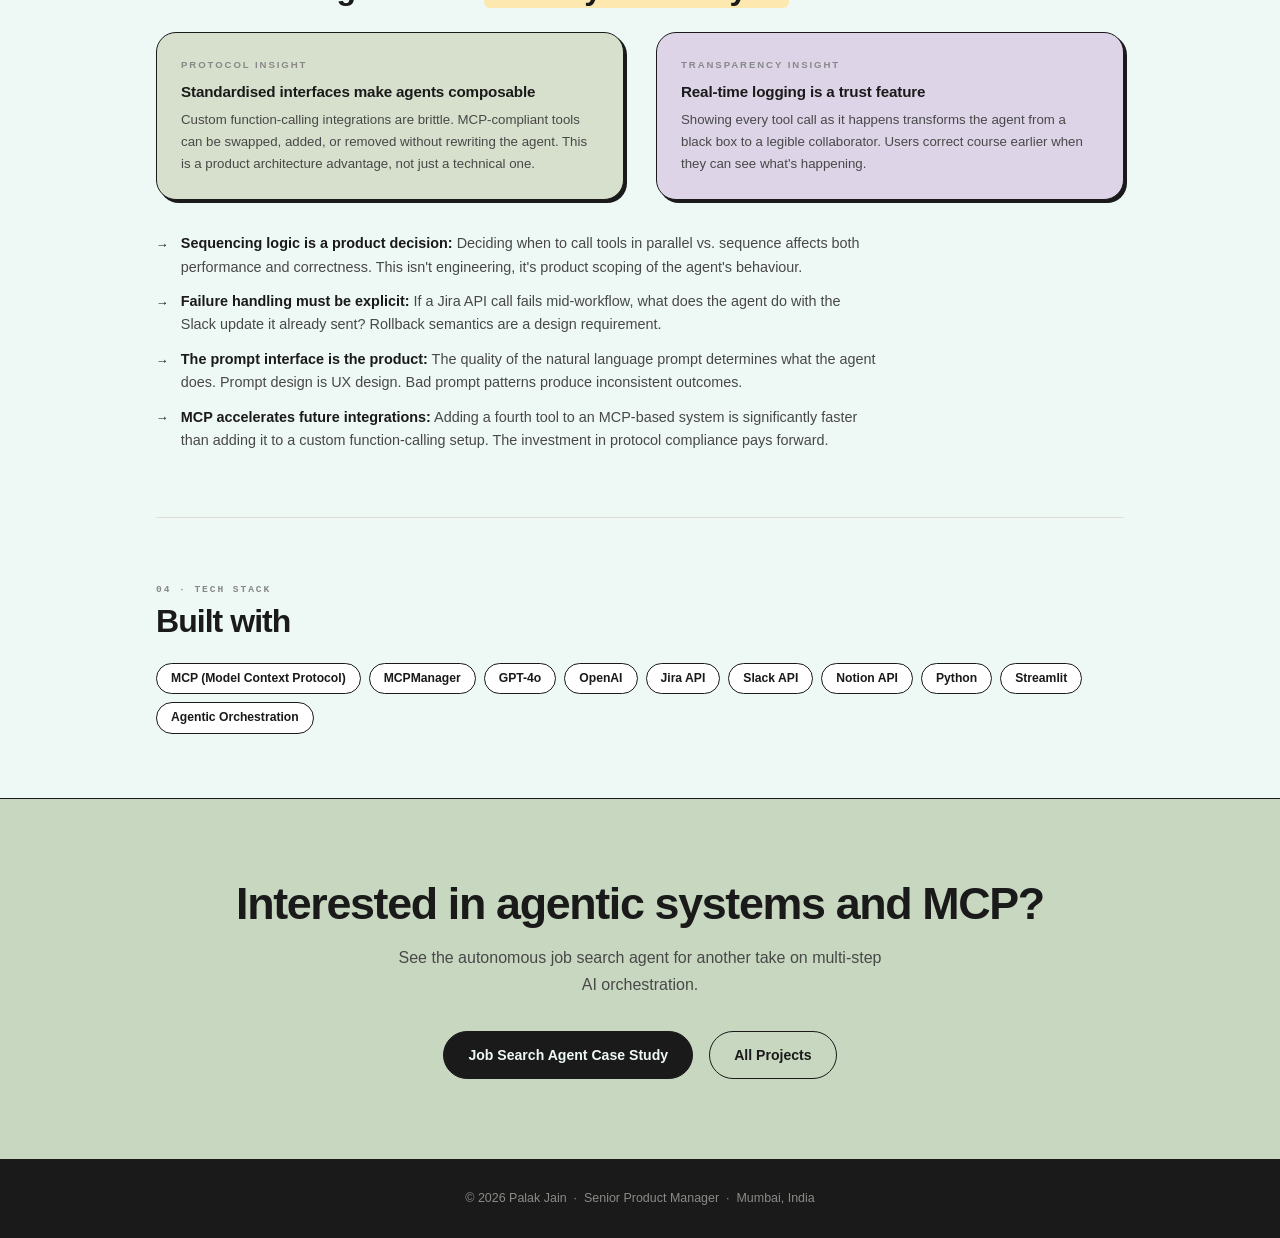
<file: project-workspace.html>
<!DOCTYPE html>
<html lang="en">
<head>
  <meta charset="UTF-8" />
  <meta name="viewport" content="width=device-width, initial-scale=1.0" />
  <meta name="description" content="Case Study: MCP Workspace Automation Agent — built by Palak Jain, Senior Product Manager." />
  <title>MCP Workspace Automation Agent: Case Study · Palak Jain</title>
  <link rel="stylesheet" href="style.css" />
  <style>
    :root { --bg: #eef8f5; }
    .cs-page-hero { padding: calc(var(--nav-h) + 4rem) clamp(1.5rem, 5vw, 3.5rem) 4rem; max-width: 1080px; margin: 0 auto; }
    .cs-back { display: inline-flex; align-items: center; gap: 6px; font-size: 0.78rem; font-weight: 600; color: var(--muted); margin-bottom: 2rem; transition: color 0.18s; }
    .cs-back:hover { color: var(--text); }
    .cs-hero-meta { display: flex; flex-wrap: wrap; gap: 0.5rem; margin-bottom: 1.25rem; }
    .cs-meta-tag { background: var(--sage); border: var(--border); border-radius: var(--pill); font-size: 0.68rem; font-weight: 700; padding: 3px 12px; color: var(--text); text-transform: uppercase; letter-spacing: 0.1em; }
    .cs-hero-title { font-size: clamp(2rem, 5vw, 3.5rem); line-height: 1.08; margin-bottom: 1.1rem; letter-spacing: -0.03em; }
    .cs-hero-sub { font-size: 1.1rem; max-width: 640px; line-height: 1.75; margin-bottom: 2.5rem; color: var(--sub); }
    .cs-quick-stats { display: flex; flex-wrap: wrap; gap: 0; border: var(--border); border-radius: var(--r); background: var(--surface); overflow: hidden; width: fit-content; margin-bottom: 2rem; }
    .cs-qs { padding: 1rem 1.5rem; border-right: var(--border); text-align: center; }
    .cs-qs:last-child { border-right: none; }
    .cs-qs-val { display: block; font-size: 1.25rem; font-weight: 800; color: var(--text); line-height: 1; margin-bottom: 0.2rem; letter-spacing: -0.02em; }
    .cs-qs-label { font-size: 0.6rem; color: var(--muted); text-transform: uppercase; letter-spacing: 0.1em; font-weight: 600; }
    .cs-cta-row { display: flex; gap: 1rem; flex-wrap: wrap; }
    .cs-body { max-width: 1080px; margin: 0 auto; padding: 0 clamp(1.5rem, 5vw, 3.5rem); }
    .cs-section { padding: 4rem 0; border-top: var(--border-light); }
    .cs-section-num { font-size: 0.6rem; font-weight: 700; text-transform: uppercase; letter-spacing: 0.2em; color: var(--muted); margin-bottom: 0.4rem; font-family: 'SFMono-Regular', Menlo, Courier, monospace; }
    .cs-section-title { font-size: clamp(1.4rem, 3vw, 2rem); margin-bottom: 1.5rem; letter-spacing: -0.03em; }
    .cs-prose { font-size: 0.97rem; line-height: 1.8; color: var(--sub); max-width: 720px; }
    .cs-prose p { margin-bottom: 1rem; }
    .cs-prose p:last-child { margin-bottom: 0; }
    .cs-prose strong { color: var(--text); }
    .cs-two-col { display: grid; grid-template-columns: 1fr 1fr; gap: 2rem; align-items: start; }
    .cs-callout { border: var(--border); border-radius: var(--r); padding: 1.5rem; box-shadow: var(--shadow-sm); }
    .cs-callout.yellow { background: var(--yellow); }
    .cs-callout.blue   { background: var(--blue); }
    .cs-callout.green  { background: var(--green); }
    .cs-callout.peach  { background: var(--peach); }
    .cs-callout.purple { background: var(--purple); }
    .cs-callout.pink   { background: var(--pink); }
    .cs-callout.sage   { background: var(--sage); }
    .cs-callout-label { font-size: 0.6rem; font-weight: 700; text-transform: uppercase; letter-spacing: 0.2em; color: var(--muted); margin-bottom: 0.75rem; }
    .cs-callout h4 { font-size: 0.95rem; font-weight: 700; color: var(--text); margin-bottom: 0.5rem; text-transform: none; letter-spacing: -0.01em; }
    .cs-callout p { font-size: 0.83rem; line-height: 1.65; color: var(--sub); }
    .cs-steps { display: flex; flex-direction: column; gap: 1rem; }
    .cs-step { border: var(--border); border-radius: var(--r-sm); padding: 1.1rem 1.35rem; display: grid; grid-template-columns: 2rem 1fr; gap: 1rem; align-items: start; transition: transform 0.18s, box-shadow 0.18s; }
    .cs-step:hover { transform: translate(-3px,-3px); box-shadow: var(--shadow-sm); }
    .cs-step:nth-child(1) { background: var(--yellow); }
    .cs-step:nth-child(2) { background: var(--blue); }
    .cs-step:nth-child(3) { background: var(--pink); }
    .cs-step:nth-child(4) { background: var(--green); }
    .cs-step:nth-child(5) { background: var(--peach); }
    .cs-step-num { font-size: 0.75rem; font-weight: 800; color: var(--text); font-family: 'SFMono-Regular', Menlo, Courier, monospace; padding-top: 0.1rem; }
    .cs-step-title { font-size: 0.9rem; font-weight: 700; color: var(--text); margin-bottom: 0.25rem; }
    .cs-step-desc { font-size: 0.8rem; line-height: 1.6; color: var(--sub); }
    .cs-pullout { border-left: 4px solid var(--text); padding: 1rem 1.5rem; margin: 1.5rem 0; background: var(--surface); border-radius: 0 var(--r-sm) var(--r-sm) 0; }
    .cs-pullout p { font-size: 1.05rem; font-weight: 600; color: var(--text); line-height: 1.6; }
    .cs-learnings { list-style: none; display: flex; flex-direction: column; gap: 0.65rem; }
    .cs-learnings li { display: flex; gap: 0.75rem; align-items: flex-start; font-size: 0.9rem; line-height: 1.65; color: var(--sub); }
    .cs-learnings li::before { content: '→'; color: var(--text); font-weight: 700; flex-shrink: 0; font-size: 0.8rem; margin-top: 0.12rem; }
    .cs-learnings strong { color: var(--text); }
    .cs-tech-list { display: flex; flex-wrap: wrap; gap: 0.5rem; margin-top: 1rem; }
    .cs-tech-tag { background: var(--surface); border: var(--border); border-radius: var(--pill); font-size: 0.76rem; font-weight: 600; padding: 5px 14px; color: var(--text); transition: transform 0.15s, box-shadow 0.15s; }
    .cs-tech-tag:hover { transform: translate(-1px,-1px); box-shadow: var(--shadow-sm); }
    .cs-footer-cta { background: var(--sage); border-top: var(--border); padding: 5rem clamp(1.5rem, 5vw, 3.5rem); text-align: center; }
    .cs-footer-cta h2 { font-size: clamp(1.8rem, 4vw, 2.8rem); margin-bottom: 1rem; }
    .cs-footer-cta p { font-size: 1rem; max-width: 500px; margin: 0 auto 2rem; line-height: 1.7; }
    .cs-footer-cta .btn-row { display: flex; justify-content: center; gap: 1rem; flex-wrap: wrap; }
    @media (max-width: 760px) { .cs-two-col { grid-template-columns: 1fr; } .cs-quick-stats { width: 100%; } .cs-qs { flex: 1; padding: 0.85rem 0.75rem; } }
    @media (max-width: 480px) { .cs-hero-title { font-size: 1.8rem; } .cs-cta-row { flex-direction: column; } .cs-cta-row .btn { justify-content: center; } }
  </style>
</head>
<body>

  <nav class="nav" id="nav" role="navigation" aria-label="Main navigation">
    <div class="nav-inner">
      <a href="index.html" class="nav-logo" aria-label="Back to portfolio">PJ</a>
      <ul class="nav-links" role="list">
        <li><a href="index.html#about">About</a></li>
        <li><a href="index.html#experience">Experience</a></li>
        <li><a href="index.html#work">AI Projects</a></li>
        <li><a href="index.html#thoughts">Thoughts</a></li>
        <li><a href="index.html#contact">Contact</a></li>
      </ul>
    </div>
  </nav>

  <main>

    <div class="cs-page-hero">

      <a href="index.html#work" class="cs-back fade-in">
        <svg width="14" height="14" viewBox="0 0 24 24" fill="none" stroke="currentColor" stroke-width="2.5" stroke-linecap="round" stroke-linejoin="round"><path d="M19 12H5M12 5l-7 7 7 7"/></svg>
        Back to Selected Work
      </a>

      <div class="cs-hero-meta fade-in">
        <span class="cs-meta-tag">MCP</span>
        <span class="cs-meta-tag">OpenAI</span>
        <span class="cs-meta-tag">Streamlit</span>
        <span class="cs-meta-tag">AI Agents</span>
      </div>

      <h1 class="cs-hero-title fade-in">
        MCP Workspace<br /><span class="highlight">Automation Agent</span>
      </h1>

      <p class="cs-hero-sub fade-in">
        An agentic system that connects Jira, Slack, and Notion via Model Context Protocol, allowing a single natural language prompt to trigger coordinated actions across all three tools simultaneously, with full real-time logging.
      </p>

      <div class="cs-quick-stats fade-in">
        <div class="cs-qs">
          <span class="cs-qs-val">MCP</span>
          <span class="cs-qs-label">Protocol</span>
        </div>
        <div class="cs-qs">
          <span class="cs-qs-val">3 Tools</span>
          <span class="cs-qs-label">Orchestrated</span>
        </div>
        <div class="cs-qs">
          <span class="cs-qs-val">GPT-4o</span>
          <span class="cs-qs-label">Agent Loop</span>
        </div>
        <div class="cs-qs">
          <span class="cs-qs-val">Solo</span>
          <span class="cs-qs-label">Built by</span>
        </div>
      </div>

      <div class="cs-cta-row fade-in">
        <a href="index.html#work" class="btn btn-secondary">&larr; All Projects</a>
      </div>

    </div>

    <div class="cs-body">

      <div class="cs-project-img-row fade-in">
        <img src="projects/6-workspace-buddy-architecture.png" alt="MCP Workspace Buddy agent architecture" class="cs-project-img" style="margin:0;" loading="lazy">
        <img src="projects/6-workspace-buddy-screenshot.png" alt="MCP Workspace Buddy screenshot" class="cs-project-img" style="margin:0;" loading="lazy">
      </div>

      <section class="cs-section fade-in">
        <div class="cs-section-num">01 · Problem</div>
        <h2 class="cs-section-title">Context-switching is <span class="highlight">the real PM tax</span></h2>

        <div class="cs-two-col">
          <div class="cs-prose">
            <p>
              Product managers live across three or more tools simultaneously: Jira for tickets and sprints, Slack for team communication, Notion for specs and decision logs. Every context switch costs time and breaks flow.
            </p>
            <p>
              Worse, actions that span tools require manual re-entry of the same context. Creating a Jira ticket, then posting an update to Slack about it, then logging the decision in Notion are three separate operations, done manually, from the same piece of information.
            </p>
            <p>
              MCP (Model Context Protocol) changes this model. Instead of context-switching between tools, a single agent can issue instructions across all of them from one prompt, with full orchestration and logging.
            </p>
          </div>
          <div style="display:flex; flex-direction:column; gap:1rem;">
            <div class="cs-callout yellow">
              <div class="cs-callout-label">The Daily Tax</div>
              <h4>Three tools, three separate context loads</h4>
              <p>Opening Jira, finding the right project, updating the ticket, switching to Slack, writing the update, switching to Notion, finding the right page. This is a 10-minute job that should take 10 seconds.</p>
            </div>
            <div class="cs-callout blue">
              <div class="cs-callout-label">Why MCP Changes This</div>
              <h4>Standardised tool interfaces enable agent orchestration</h4>
              <p>MCP provides a standardised way for LLMs to call tools. Products built on MCP are composable by design, not by custom integration effort.</p>
            </div>
          </div>
        </div>
      </section>

      <section class="cs-section fade-in">
        <div class="cs-section-num">02 · Architecture</div>
        <h2 class="cs-section-title">How the agent <span class="highlight">orchestrates across tools</span></h2>

        <div class="cs-prose" style="margin-bottom:1.5rem;">
          <p>
            The agent receives a natural language prompt, determines which tools to call and in what sequence, executes the actions via MCPManager stdio transport, and logs every step in real time via Streamlit.
          </p>
        </div>


        <div class="cs-steps" style="margin-top:2rem;">
          <div class="cs-step fade-in">
            <div class="cs-step-num">01</div>
            <div>
              <div class="cs-step-title">Prompt parsing and intent resolution</div>
              <div class="cs-step-desc">GPT-4o receives the natural language prompt and determines the required actions across tools. It decides which tools to call, in what order, and what parameters to pass.</div>
            </div>
          </div>
          <div class="cs-step fade-in">
            <div class="cs-step-num">02</div>
            <div>
              <div class="cs-step-title">MCPManager tool routing via stdio</div>
              <div class="cs-step-desc">MCPManager handles the transport layer between the agent and each connected tool via stdio. Each tool (Jira, Slack, Notion) is registered as an MCP server with a standardised interface.</div>
            </div>
          </div>
          <div class="cs-step fade-in">
            <div class="cs-step-num">03</div>
            <div>
              <div class="cs-step-title">Parallel and sequential tool calls</div>
              <div class="cs-step-desc">The agent determines whether actions should be sequential (create ticket, then post to Slack about it) or parallel (update Notion and Slack simultaneously). This sequencing logic is part of the agent's reasoning.</div>
            </div>
          </div>
          <div class="cs-step fade-in">
            <div class="cs-step-num">04</div>
            <div>
              <div class="cs-step-title">Real-time Streamlit activity log</div>
              <div class="cs-step-desc">Every tool call, parameter, and result is streamed to a Streamlit interface. The user sees the agent's decision chain in real time, including which tool was called, what was sent, and what came back.</div>
            </div>
          </div>
          <div class="cs-step fade-in">
            <div class="cs-step-num">05</div>
            <div>
              <div class="cs-step-title">Completion summary</div>
              <div class="cs-step-desc">Once all tool calls complete, the agent produces a plain-language summary of what was done. This is the visible output the user receives alongside the detailed activity log.</div>
            </div>
          </div>
        </div>

        <div class="cs-pullout" style="margin-top:2rem;">
          <p>&ldquo;MCP doesn't just automate tool calls. It standardises the interface so any agent can compose across any set of compliant tools. The integration work moves from the product team to the protocol.&rdquo;</p>
        </div>
      </section>

      <section class="cs-section fade-in">
        <div class="cs-section-num">03 · Product Learnings</div>
        <h2 class="cs-section-title">What building on MCP <span class="highlight">actually teaches you</span></h2>

        <div class="cs-two-col" style="margin-bottom:2rem;">
          <div class="cs-callout green">
            <div class="cs-callout-label">Protocol insight</div>
            <h4>Standardised interfaces make agents composable</h4>
            <p>Custom function-calling integrations are brittle. MCP-compliant tools can be swapped, added, or removed without rewriting the agent. This is a product architecture advantage, not just a technical one.</p>
          </div>
          <div class="cs-callout purple">
            <div class="cs-callout-label">Transparency insight</div>
            <h4>Real-time logging is a trust feature</h4>
            <p>Showing every tool call as it happens transforms the agent from a black box to a legible collaborator. Users correct course earlier when they can see what's happening.</p>
          </div>
        </div>

        <ul class="cs-learnings" style="max-width:720px;">
          <li><span><strong>Sequencing logic is a product decision:</strong> Deciding when to call tools in parallel vs. sequence affects both performance and correctness. This isn't engineering, it's product scoping of the agent's behaviour.</span></li>
          <li><span><strong>Failure handling must be explicit:</strong> If a Jira API call fails mid-workflow, what does the agent do with the Slack update it already sent? Rollback semantics are a design requirement.</span></li>
          <li><span><strong>The prompt interface is the product:</strong> The quality of the natural language prompt determines what the agent does. Prompt design is UX design. Bad prompt patterns produce inconsistent outcomes.</span></li>
          <li><span><strong>MCP accelerates future integrations:</strong> Adding a fourth tool to an MCP-based system is significantly faster than adding it to a custom function-calling setup. The investment in protocol compliance pays forward.</span></li>
        </ul>
      </section>

      <section class="cs-section fade-in">
        <div class="cs-section-num">04 · Tech Stack</div>
        <h2 class="cs-section-title">Built with</h2>
        <div class="cs-tech-list">
          <span class="cs-tech-tag">MCP (Model Context Protocol)</span>
          <span class="cs-tech-tag">MCPManager</span>
          <span class="cs-tech-tag">GPT-4o</span>
          <span class="cs-tech-tag">OpenAI</span>
          <span class="cs-tech-tag">Jira API</span>
          <span class="cs-tech-tag">Slack API</span>
          <span class="cs-tech-tag">Notion API</span>
          <span class="cs-tech-tag">Python</span>
          <span class="cs-tech-tag">Streamlit</span>
          <span class="cs-tech-tag">Agentic Orchestration</span>
        </div>
      </section>

    </div>

    <div class="cs-footer-cta">
      <h2>Interested in agentic systems and MCP?</h2>
      <p>See the autonomous job search agent for another take on multi-step AI orchestration.</p>
      <div class="btn-row">
        <a href="project-job-search.html" class="btn btn-primary">Job Search Agent Case Study</a>
        <a href="index.html#work" class="btn btn-secondary">All Projects</a>
      </div>
    </div>

  </main>

  <footer class="footer" role="contentinfo">
    <div class="container">
      <p>&copy; 2026 Palak Jain &nbsp;&middot;&nbsp; Senior Product Manager &nbsp;&middot;&nbsp; Mumbai, India</p>
    </div>
  </footer>

  <script src="script.js"></script>
</body>
</html>
</file>
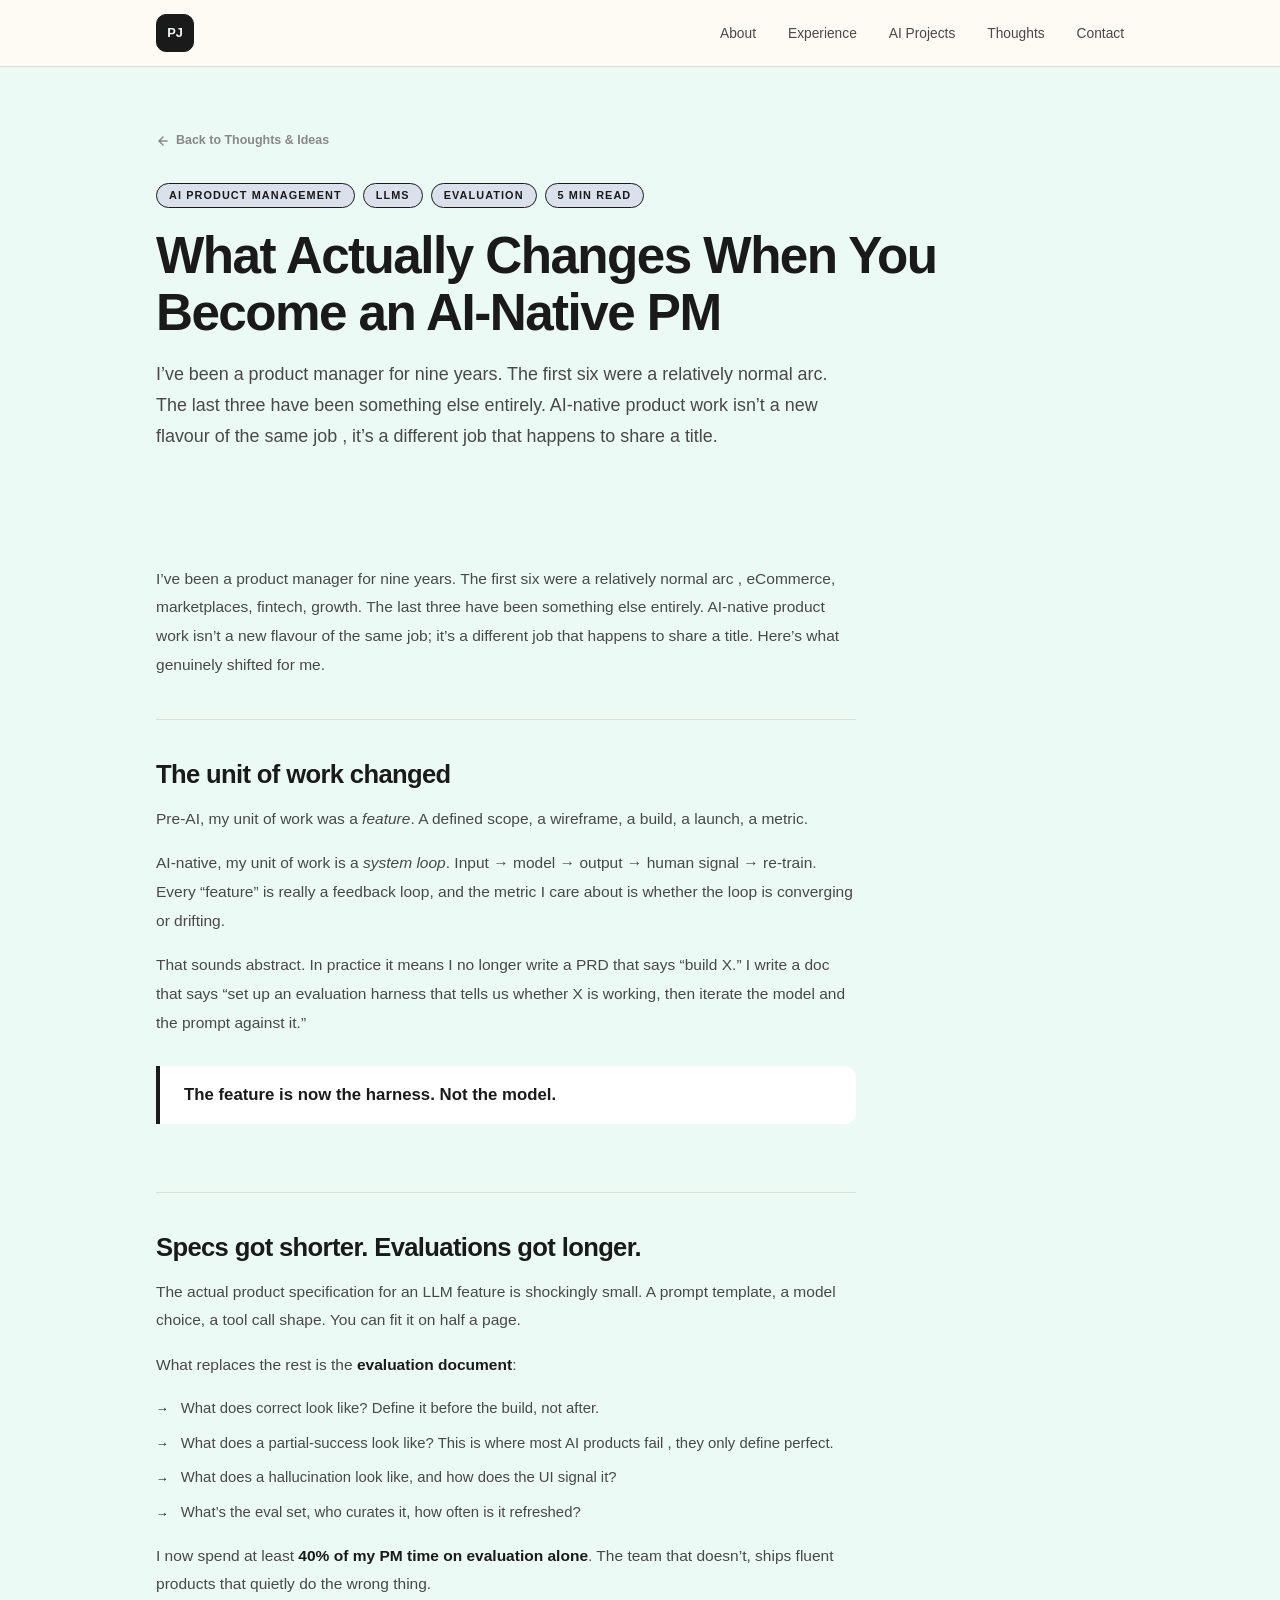
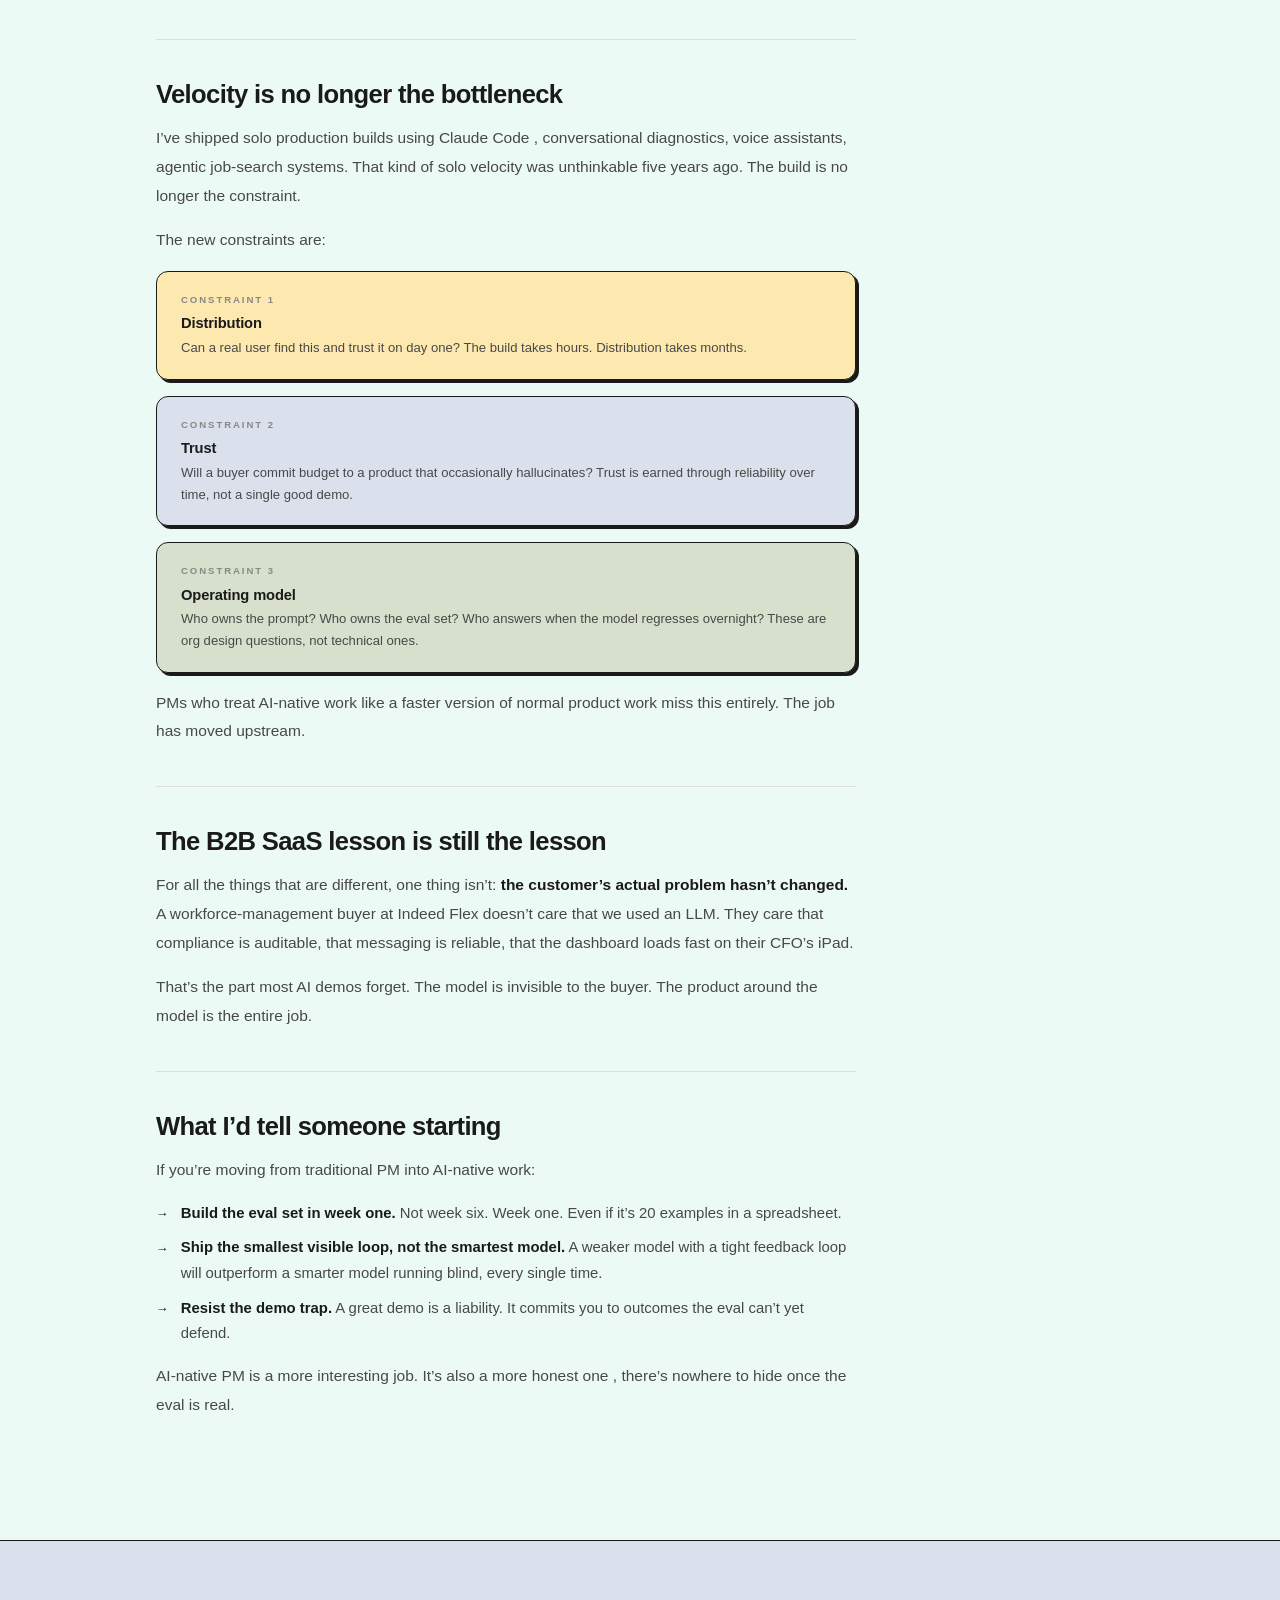
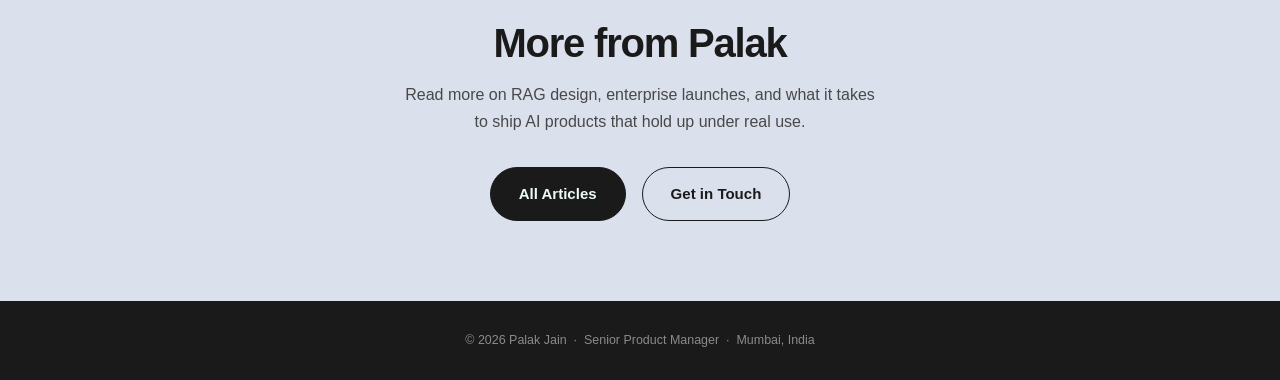
<file: thought-ai-native-pm.html>
<!DOCTYPE html>
<html lang="en">
<head>
  <meta charset="UTF-8" />
  <meta name="viewport" content="width=device-width, initial-scale=1.0" />
  <meta name="description" content="What Actually Changes When You Become an AI-Native PM — by Palak Jain, Senior Product Manager." />
  <title>What Actually Changes When You Become an AI-Native PM · Palak Jain</title>
  <link rel="stylesheet" href="style.css" />
  <style>
    :root { --bg: #ecfaf6; }
    .article-page-hero { padding: calc(var(--nav-h) + 4rem) clamp(1.5rem, 5vw, 3.5rem) 3rem; max-width: 1080px; margin: 0 auto; }
    .cs-back { display: inline-flex; align-items: center; gap: 6px; font-size: 0.78rem; font-weight: 600; color: var(--muted); margin-bottom: 2rem; transition: color 0.18s; }
    .cs-back:hover { color: var(--text); }
    .article-meta { display: flex; flex-wrap: wrap; gap: 0.5rem; margin-bottom: 1.25rem; }
    .article-meta-tag { background: var(--blue); border: var(--border); border-radius: var(--pill); font-size: 0.68rem; font-weight: 700; padding: 3px 12px; color: var(--text); text-transform: uppercase; letter-spacing: 0.1em; }
    .article-title { font-size: clamp(2rem, 5vw, 3.2rem); line-height: 1.1; margin-bottom: 1.1rem; letter-spacing: -0.03em; max-width: 820px; }
    .article-intro { font-size: 1.12rem; max-width: 680px; line-height: 1.75; color: var(--sub); margin-bottom: 0; }
    .article-body { max-width: 1080px; margin: 0 auto; padding: 4rem clamp(1.5rem, 5vw, 3.5rem) 5rem; }
    .article-section { max-width: 700px; }
    .article-section { padding: 2.5rem 0; border-top: var(--border-light); }
    .article-section:first-child { border-top: none; padding-top: 0; }
    .article-section h2 { font-size: clamp(1.25rem, 2.5vw, 1.6rem); margin-bottom: 1rem; letter-spacing: -0.025em; }
    .article-prose p { font-size: 0.97rem; line-height: 1.85; color: var(--sub); margin-bottom: 1rem; }
    .article-prose p:last-child { margin-bottom: 0; }
    .article-prose strong { color: var(--text); font-weight: 600; }
    .article-pullout { border-left: 4px solid var(--text); padding: 1rem 1.5rem; margin: 1.75rem 0; background: var(--surface); border-radius: 0 var(--r-sm) var(--r-sm) 0; }
    .article-pullout p { font-size: 1.05rem; font-weight: 600; color: var(--text); line-height: 1.6; margin: 0; }
    .article-callout { border: var(--border); border-radius: var(--r-sm); padding: 1.25rem 1.5rem; margin: 1rem 0; box-shadow: var(--shadow-sm); }
    .article-callout.yellow { background: var(--yellow); }
    .article-callout.blue { background: var(--blue); }
    .article-callout.green { background: var(--green); }
    .article-callout.peach { background: var(--peach); }
    .article-callout-label { font-size: 0.6rem; font-weight: 700; text-transform: uppercase; letter-spacing: 0.2em; color: var(--muted); margin-bottom: 0.5rem; }
    .article-callout h4 { font-size: 0.92rem; font-weight: 700; color: var(--text); margin-bottom: 0.35rem; text-transform: none; letter-spacing: -0.01em; }
    .article-callout p { font-size: 0.82rem; line-height: 1.65; color: var(--sub); }
    .article-list { list-style: none; display: flex; flex-direction: column; gap: 0.6rem; margin: 1rem 0; }
    .article-list li { display: flex; gap: 0.75rem; align-items: flex-start; font-size: 0.93rem; line-height: 1.7; color: var(--sub); }
    .article-list li::before { content: '→'; color: var(--text); font-weight: 700; flex-shrink: 0; font-size: 0.8rem; margin-top: 0.14rem; }
    .article-list strong { color: var(--text); }
    .article-footer-cta { background: var(--blue); border-top: var(--border); padding: 5rem clamp(1.5rem, 5vw, 3.5rem); text-align: center; }
    .article-footer-cta h2 { font-size: clamp(1.8rem, 4vw, 2.5rem); margin-bottom: 1rem; }
    .article-footer-cta p { font-size: 1rem; max-width: 480px; margin: 0 auto 2rem; line-height: 1.7; }
    .btn-row { display: flex; justify-content: center; gap: 1rem; flex-wrap: wrap; }
  </style>
</head>
<body>

  <nav class="nav" id="nav" role="navigation" aria-label="Main navigation">
    <div class="nav-inner">
      <a href="index.html" class="nav-logo" aria-label="Back to portfolio">PJ</a>
      <ul class="nav-links" role="list">
        <li><a href="index.html#about">About</a></li>
        <li><a href="index.html#experience">Experience</a></li>
        <li><a href="index.html#work">AI Projects</a></li>
        <li><a href="index.html#thoughts">Thoughts</a></li>
        <li><a href="index.html#contact">Contact</a></li>
      </ul>
    </div>
  </nav>

  <main>

    <div class="article-page-hero">
      <a href="index.html#thoughts" class="cs-back fade-in">
        <svg width="14" height="14" viewBox="0 0 24 24" fill="none" stroke="currentColor" stroke-width="2.5" stroke-linecap="round" stroke-linejoin="round"><path d="M19 12H5M12 5l-7 7 7 7"/></svg>
        Back to Thoughts &amp; Ideas
      </a>

      <div class="article-meta fade-in">
        <span class="article-meta-tag">AI Product Management</span>
        <span class="article-meta-tag">LLMs</span>
        <span class="article-meta-tag">Evaluation</span>
        <span class="article-meta-tag">5 min read</span>
      </div>

      <h1 class="article-title fade-in">What Actually Changes When You Become an AI-Native PM</h1>

      <p class="article-intro fade-in">
        I&rsquo;ve been a product manager for nine years. The first six were a relatively normal arc. The last three have been something else entirely. AI-native product work isn&rsquo;t a new flavour of the same job , it&rsquo;s a different job that happens to share a title.
      </p>
    </div>

    <div class="article-body">

      <div class="article-section fade-in">
        <div class="article-prose">
          <p>
            I&rsquo;ve been a product manager for nine years. The first six were a relatively normal arc , eCommerce, marketplaces, fintech, growth. The last three have been something else entirely. AI-native product work isn&rsquo;t a new flavour of the same job; it&rsquo;s a different job that happens to share a title. Here&rsquo;s what genuinely shifted for me.
          </p>
        </div>
      </div>

      <div class="article-section fade-in">
        <h2>The unit of work changed</h2>
        <div class="article-prose">
          <p>
            Pre-AI, my unit of work was a <em>feature</em>. A defined scope, a wireframe, a build, a launch, a metric.
          </p>
          <p>
            AI-native, my unit of work is a <em>system loop</em>. Input &rarr; model &rarr; output &rarr; human signal &rarr; re-train. Every &ldquo;feature&rdquo; is really a feedback loop, and the metric I care about is whether the loop is converging or drifting.
          </p>
          <p>
            That sounds abstract. In practice it means I no longer write a PRD that says &ldquo;build X.&rdquo; I write a doc that says &ldquo;set up an evaluation harness that tells us whether X is working, then iterate the model and the prompt against it.&rdquo;
          </p>
        </div>

        <div class="article-pullout">
          <p>The feature is now the harness. Not the model.</p>
        </div>
      </div>

      <div class="article-section fade-in">
        <h2>Specs got shorter. Evaluations got longer.</h2>
        <div class="article-prose">
          <p>
            The actual product specification for an LLM feature is shockingly small. A prompt template, a model choice, a tool call shape. You can fit it on half a page.
          </p>
          <p>What replaces the rest is the <strong>evaluation document</strong>:</p>
        </div>

        <ul class="article-list">
          <li><span>What does correct look like? Define it before the build, not after.</span></li>
          <li><span>What does a partial-success look like? This is where most AI products fail , they only define perfect.</span></li>
          <li><span>What does a hallucination look like, and how does the UI signal it?</span></li>
          <li><span>What&rsquo;s the eval set, who curates it, how often is it refreshed?</span></li>
        </ul>

        <div class="article-prose" style="margin-top:1rem;">
          <p>
            I now spend at least <strong>40% of my PM time on evaluation alone</strong>. The team that doesn&rsquo;t, ships fluent products that quietly do the wrong thing.
          </p>
        </div>
      </div>

      <div class="article-section fade-in">
        <h2>Velocity is no longer the bottleneck</h2>
        <div class="article-prose">
          <p>
            I&rsquo;ve shipped solo production builds using Claude Code , conversational diagnostics, voice assistants, agentic job-search systems. That kind of solo velocity was unthinkable five years ago. The build is no longer the constraint.
          </p>
          <p>The new constraints are:</p>
        </div>

        <div class="article-callout yellow">
          <div class="article-callout-label">Constraint 1</div>
          <h4>Distribution</h4>
          <p>Can a real user find this and trust it on day one? The build takes hours. Distribution takes months.</p>
        </div>
        <div class="article-callout blue">
          <div class="article-callout-label">Constraint 2</div>
          <h4>Trust</h4>
          <p>Will a buyer commit budget to a product that occasionally hallucinates? Trust is earned through reliability over time, not a single good demo.</p>
        </div>
        <div class="article-callout green">
          <div class="article-callout-label">Constraint 3</div>
          <h4>Operating model</h4>
          <p>Who owns the prompt? Who owns the eval set? Who answers when the model regresses overnight? These are org design questions, not technical ones.</p>
        </div>

        <div class="article-prose" style="margin-top:1rem;">
          <p>PMs who treat AI-native work like a faster version of normal product work miss this entirely. The job has moved upstream.</p>
        </div>
      </div>

      <div class="article-section fade-in">
        <h2>The B2B SaaS lesson is still the lesson</h2>
        <div class="article-prose">
          <p>
            For all the things that are different, one thing isn&rsquo;t: <strong>the customer&rsquo;s actual problem hasn&rsquo;t changed.</strong> A workforce-management buyer at Indeed Flex doesn&rsquo;t care that we used an LLM. They care that compliance is auditable, that messaging is reliable, that the dashboard loads fast on their CFO&rsquo;s iPad.
          </p>
          <p>
            That&rsquo;s the part most AI demos forget. The model is invisible to the buyer. The product around the model is the entire job.
          </p>
        </div>
      </div>

      <div class="article-section fade-in">
        <h2>What I&rsquo;d tell someone starting</h2>
        <div class="article-prose">
          <p>If you&rsquo;re moving from traditional PM into AI-native work:</p>
        </div>

        <ul class="article-list">
          <li><span><strong>Build the eval set in week one.</strong> Not week six. Week one. Even if it&rsquo;s 20 examples in a spreadsheet.</span></li>
          <li><span><strong>Ship the smallest visible loop, not the smartest model.</strong> A weaker model with a tight feedback loop will outperform a smarter model running blind, every single time.</span></li>
          <li><span><strong>Resist the demo trap.</strong> A great demo is a liability. It commits you to outcomes the eval can&rsquo;t yet defend.</span></li>
        </ul>

        <div class="article-prose" style="margin-top:1rem;">
          <p>
            AI-native PM is a more interesting job. It&rsquo;s also a more honest one , there&rsquo;s nowhere to hide once the eval is real.
          </p>
        </div>
      </div>

    </div>

    <div class="article-footer-cta">
      <h2>More from Palak</h2>
      <p>Read more on RAG design, enterprise launches, and what it takes to ship AI products that hold up under real use.</p>
      <div class="btn-row">
        <a href="index.html#thoughts" class="btn btn-primary btn-lg">All Articles</a>
        <a href="index.html#contact" class="btn btn-secondary btn-lg">Get in Touch</a>
      </div>
    </div>

  </main>

  <footer class="footer" role="contentinfo">
    <div class="container">
      <p>&copy; 2026 Palak Jain &nbsp;&middot;&nbsp; Senior Product Manager &nbsp;&middot;&nbsp; Mumbai, India</p>
    </div>
  </footer>

  <script src="script.js"></script>
</body>
</html>
</file>
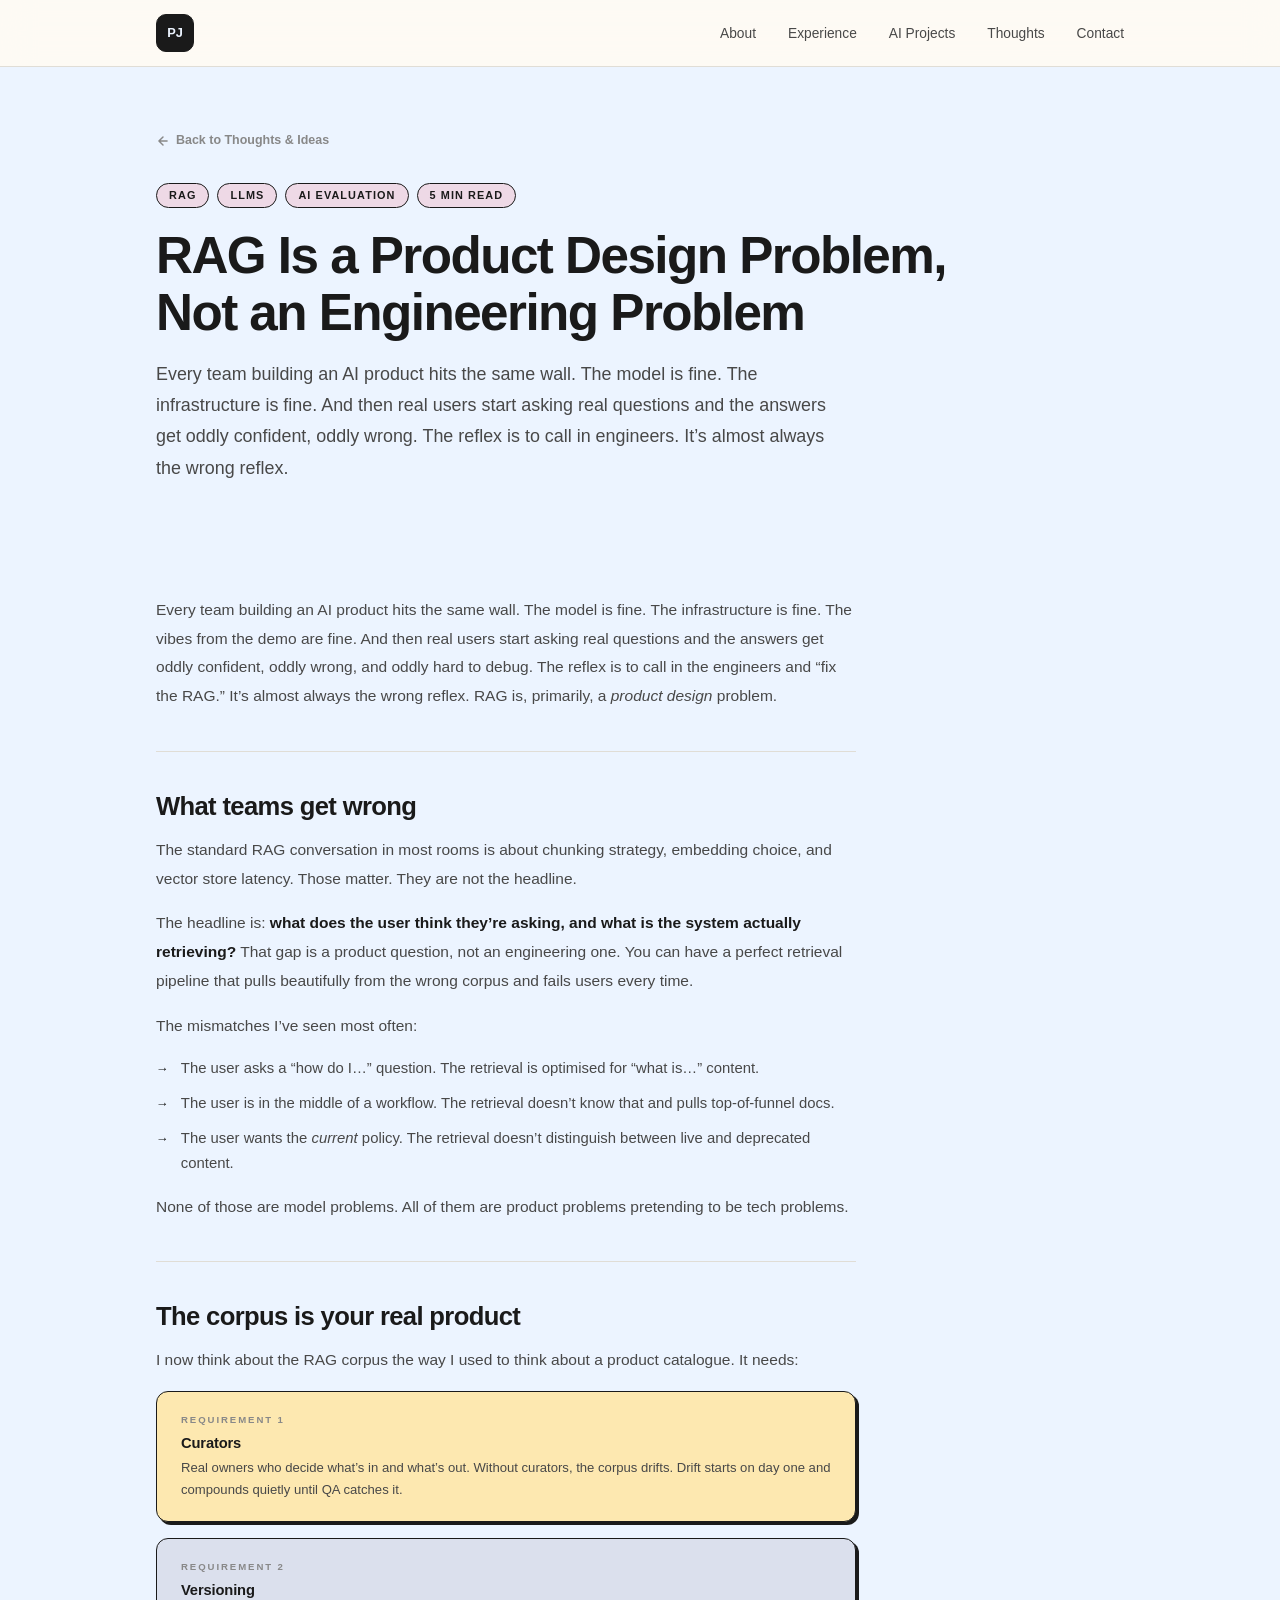
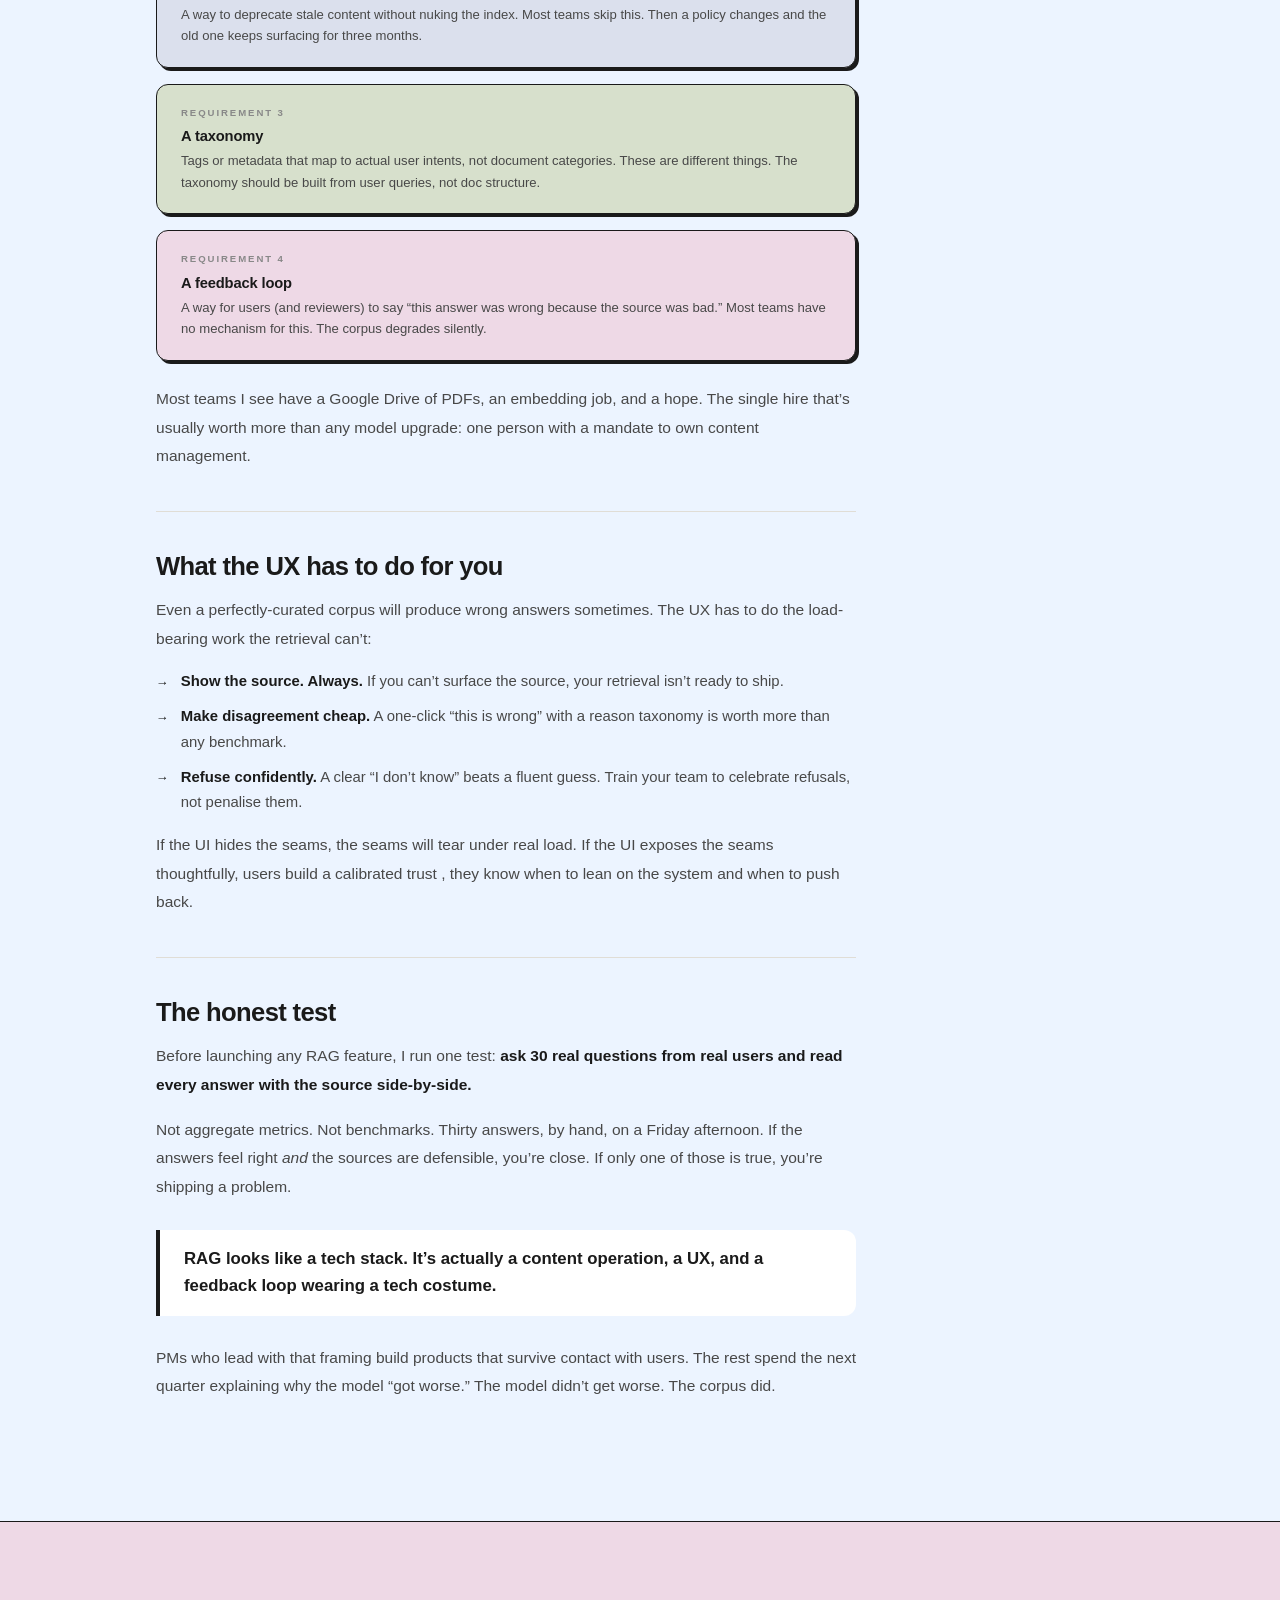
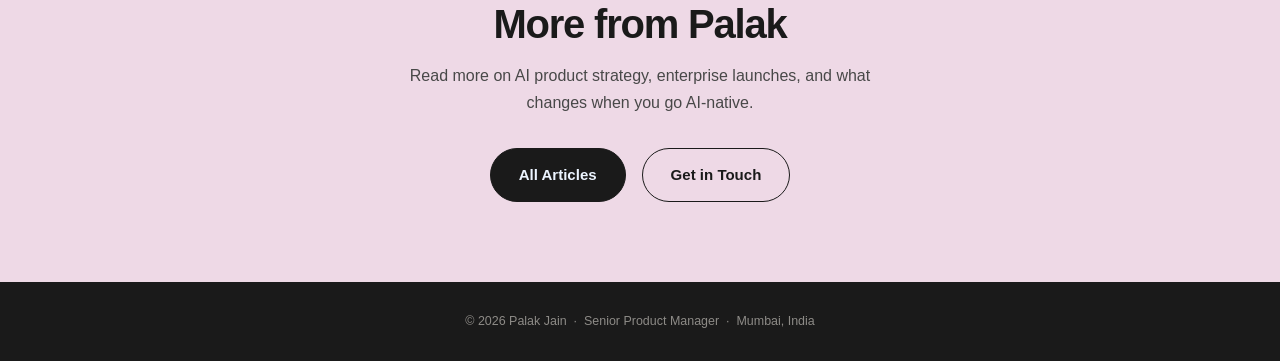
<file: thought-rag-design.html>
<!DOCTYPE html>
<html lang="en">
<head>
  <meta charset="UTF-8" />
  <meta name="viewport" content="width=device-width, initial-scale=1.0" />
  <meta name="description" content="RAG Is a Product Design Problem, Not an Engineering Problem — by Palak Jain, Senior Product Manager." />
  <title>RAG Is a Product Design Problem · Palak Jain</title>
  <link rel="stylesheet" href="style.css" />
  <style>
    :root { --bg: #ecf4ff; }
    .article-page-hero { padding: calc(var(--nav-h) + 4rem) clamp(1.5rem, 5vw, 3.5rem) 3rem; max-width: 1080px; margin: 0 auto; }
    .cs-back { display: inline-flex; align-items: center; gap: 6px; font-size: 0.78rem; font-weight: 600; color: var(--muted); margin-bottom: 2rem; transition: color 0.18s; }
    .cs-back:hover { color: var(--text); }
    .article-meta { display: flex; flex-wrap: wrap; gap: 0.5rem; margin-bottom: 1.25rem; }
    .article-meta-tag { background: var(--pink); border: var(--border); border-radius: var(--pill); font-size: 0.68rem; font-weight: 700; padding: 3px 12px; color: var(--text); text-transform: uppercase; letter-spacing: 0.1em; }
    .article-title { font-size: clamp(2rem, 5vw, 3.2rem); line-height: 1.1; margin-bottom: 1.1rem; letter-spacing: -0.03em; max-width: 820px; }
    .article-intro { font-size: 1.12rem; max-width: 680px; line-height: 1.75; color: var(--sub); margin-bottom: 0; }
    .article-body { max-width: 1080px; margin: 0 auto; padding: 4rem clamp(1.5rem, 5vw, 3.5rem) 5rem; }
    .article-section { max-width: 700px; }
    .article-section { padding: 2.5rem 0; border-top: var(--border-light); }
    .article-section:first-child { border-top: none; padding-top: 0; }
    .article-section h2 { font-size: clamp(1.25rem, 2.5vw, 1.6rem); margin-bottom: 1rem; letter-spacing: -0.025em; }
    .article-prose p { font-size: 0.97rem; line-height: 1.85; color: var(--sub); margin-bottom: 1rem; }
    .article-prose p:last-child { margin-bottom: 0; }
    .article-prose strong { color: var(--text); font-weight: 600; }
    .article-pullout { border-left: 4px solid var(--text); padding: 1rem 1.5rem; margin: 1.75rem 0; background: var(--surface); border-radius: 0 var(--r-sm) var(--r-sm) 0; }
    .article-pullout p { font-size: 1.05rem; font-weight: 600; color: var(--text); line-height: 1.6; margin: 0; }
    .article-callout { border: var(--border); border-radius: var(--r-sm); padding: 1.25rem 1.5rem; margin: 1rem 0; box-shadow: var(--shadow-sm); }
    .article-callout.yellow { background: var(--yellow); }
    .article-callout.blue { background: var(--blue); }
    .article-callout.green { background: var(--green); }
    .article-callout.peach { background: var(--peach); }
    .article-callout.pink { background: var(--pink); }
    .article-callout-label { font-size: 0.6rem; font-weight: 700; text-transform: uppercase; letter-spacing: 0.2em; color: var(--muted); margin-bottom: 0.5rem; }
    .article-callout h4 { font-size: 0.92rem; font-weight: 700; color: var(--text); margin-bottom: 0.35rem; text-transform: none; letter-spacing: -0.01em; }
    .article-callout p { font-size: 0.82rem; line-height: 1.65; color: var(--sub); }
    .article-list { list-style: none; display: flex; flex-direction: column; gap: 0.6rem; margin: 1rem 0; }
    .article-list li { display: flex; gap: 0.75rem; align-items: flex-start; font-size: 0.93rem; line-height: 1.7; color: var(--sub); }
    .article-list li::before { content: '→'; color: var(--text); font-weight: 700; flex-shrink: 0; font-size: 0.8rem; margin-top: 0.14rem; }
    .article-list strong { color: var(--text); }
    .article-footer-cta { background: var(--pink); border-top: var(--border); padding: 5rem clamp(1.5rem, 5vw, 3.5rem); text-align: center; }
    .article-footer-cta h2 { font-size: clamp(1.8rem, 4vw, 2.5rem); margin-bottom: 1rem; }
    .article-footer-cta p { font-size: 1rem; max-width: 480px; margin: 0 auto 2rem; line-height: 1.7; }
    .btn-row { display: flex; justify-content: center; gap: 1rem; flex-wrap: wrap; }
  </style>
</head>
<body>

  <nav class="nav" id="nav" role="navigation" aria-label="Main navigation">
    <div class="nav-inner">
      <a href="index.html" class="nav-logo" aria-label="Back to portfolio">PJ</a>
      <ul class="nav-links" role="list">
        <li><a href="index.html#about">About</a></li>
        <li><a href="index.html#experience">Experience</a></li>
        <li><a href="index.html#work">AI Projects</a></li>
        <li><a href="index.html#thoughts">Thoughts</a></li>
        <li><a href="index.html#contact">Contact</a></li>
      </ul>
    </div>
  </nav>

  <main>

    <div class="article-page-hero">
      <a href="index.html#thoughts" class="cs-back fade-in">
        <svg width="14" height="14" viewBox="0 0 24 24" fill="none" stroke="currentColor" stroke-width="2.5" stroke-linecap="round" stroke-linejoin="round"><path d="M19 12H5M12 5l-7 7 7 7"/></svg>
        Back to Thoughts &amp; Ideas
      </a>

      <div class="article-meta fade-in">
        <span class="article-meta-tag">RAG</span>
        <span class="article-meta-tag">LLMs</span>
        <span class="article-meta-tag">AI Evaluation</span>
        <span class="article-meta-tag">5 min read</span>
      </div>

      <h1 class="article-title fade-in">RAG Is a Product Design Problem, Not an Engineering Problem</h1>

      <p class="article-intro fade-in">
        Every team building an AI product hits the same wall. The model is fine. The infrastructure is fine. And then real users start asking real questions and the answers get oddly confident, oddly wrong. The reflex is to call in engineers. It&rsquo;s almost always the wrong reflex.
      </p>
    </div>

    <div class="article-body">

      <div class="article-section fade-in">
        <div class="article-prose">
          <p>
            Every team building an AI product hits the same wall. The model is fine. The infrastructure is fine. The vibes from the demo are fine. And then real users start asking real questions and the answers get oddly confident, oddly wrong, and oddly hard to debug. The reflex is to call in the engineers and &ldquo;fix the RAG.&rdquo; It&rsquo;s almost always the wrong reflex. RAG is, primarily, a <em>product design</em> problem.
          </p>
        </div>
      </div>

      <div class="article-section fade-in">
        <h2>What teams get wrong</h2>
        <div class="article-prose">
          <p>
            The standard RAG conversation in most rooms is about chunking strategy, embedding choice, and vector store latency. Those matter. They are not the headline.
          </p>
          <p>
            The headline is: <strong>what does the user think they&rsquo;re asking, and what is the system actually retrieving?</strong> That gap is a product question, not an engineering one. You can have a perfect retrieval pipeline that pulls beautifully from the wrong corpus and fails users every time.
          </p>
          <p>The mismatches I&rsquo;ve seen most often:</p>
        </div>

        <ul class="article-list">
          <li><span>The user asks a &ldquo;how do I&hellip;&rdquo; question. The retrieval is optimised for &ldquo;what is&hellip;&rdquo; content.</span></li>
          <li><span>The user is in the middle of a workflow. The retrieval doesn&rsquo;t know that and pulls top-of-funnel docs.</span></li>
          <li><span>The user wants the <em>current</em> policy. The retrieval doesn&rsquo;t distinguish between live and deprecated content.</span></li>
        </ul>

        <div class="article-prose" style="margin-top:1rem;">
          <p>None of those are model problems. All of them are product problems pretending to be tech problems.</p>
        </div>
      </div>

      <div class="article-section fade-in">
        <h2>The corpus is your real product</h2>
        <div class="article-prose">
          <p>
            I now think about the RAG corpus the way I used to think about a product catalogue. It needs:
          </p>
        </div>

        <div class="article-callout yellow">
          <div class="article-callout-label">Requirement 1</div>
          <h4>Curators</h4>
          <p>Real owners who decide what&rsquo;s in and what&rsquo;s out. Without curators, the corpus drifts. Drift starts on day one and compounds quietly until QA catches it.</p>
        </div>
        <div class="article-callout blue">
          <div class="article-callout-label">Requirement 2</div>
          <h4>Versioning</h4>
          <p>A way to deprecate stale content without nuking the index. Most teams skip this. Then a policy changes and the old one keeps surfacing for three months.</p>
        </div>
        <div class="article-callout green">
          <div class="article-callout-label">Requirement 3</div>
          <h4>A taxonomy</h4>
          <p>Tags or metadata that map to actual user intents, not document categories. These are different things. The taxonomy should be built from user queries, not doc structure.</p>
        </div>
        <div class="article-callout pink">
          <div class="article-callout-label">Requirement 4</div>
          <h4>A feedback loop</h4>
          <p>A way for users (and reviewers) to say &ldquo;this answer was wrong because the source was bad.&rdquo; Most teams have no mechanism for this. The corpus degrades silently.</p>
        </div>

        <div class="article-prose" style="margin-top:1.5rem;">
          <p>
            Most teams I see have a Google Drive of PDFs, an embedding job, and a hope. The single hire that&rsquo;s usually worth more than any model upgrade: one person with a mandate to own content management.
          </p>
        </div>
      </div>

      <div class="article-section fade-in">
        <h2>What the UX has to do for you</h2>
        <div class="article-prose">
          <p>Even a perfectly-curated corpus will produce wrong answers sometimes. The UX has to do the load-bearing work the retrieval can&rsquo;t:</p>
        </div>

        <ul class="article-list">
          <li><span><strong>Show the source. Always.</strong> If you can&rsquo;t surface the source, your retrieval isn&rsquo;t ready to ship.</span></li>
          <li><span><strong>Make disagreement cheap.</strong> A one-click &ldquo;this is wrong&rdquo; with a reason taxonomy is worth more than any benchmark.</span></li>
          <li><span><strong>Refuse confidently.</strong> A clear &ldquo;I don&rsquo;t know&rdquo; beats a fluent guess. Train your team to celebrate refusals, not penalise them.</span></li>
        </ul>

        <div class="article-prose" style="margin-top:1rem;">
          <p>
            If the UI hides the seams, the seams will tear under real load. If the UI exposes the seams thoughtfully, users build a calibrated trust , they know when to lean on the system and when to push back.
          </p>
        </div>
      </div>

      <div class="article-section fade-in">
        <h2>The honest test</h2>
        <div class="article-prose">
          <p>
            Before launching any RAG feature, I run one test: <strong>ask 30 real questions from real users and read every answer with the source side-by-side.</strong>
          </p>
          <p>
            Not aggregate metrics. Not benchmarks. Thirty answers, by hand, on a Friday afternoon. If the answers feel right <em>and</em> the sources are defensible, you&rsquo;re close. If only one of those is true, you&rsquo;re shipping a problem.
          </p>
        </div>

        <div class="article-pullout">
          <p>RAG looks like a tech stack. It&rsquo;s actually a content operation, a UX, and a feedback loop wearing a tech costume.</p>
        </div>

        <div class="article-prose">
          <p>
            PMs who lead with that framing build products that survive contact with users. The rest spend the next quarter explaining why the model &ldquo;got worse.&rdquo; The model didn&rsquo;t get worse. The corpus did.
          </p>
        </div>
      </div>

    </div>

    <div class="article-footer-cta">
      <h2>More from Palak</h2>
      <p>Read more on AI product strategy, enterprise launches, and what changes when you go AI-native.</p>
      <div class="btn-row">
        <a href="index.html#thoughts" class="btn btn-primary btn-lg">All Articles</a>
        <a href="index.html#contact" class="btn btn-secondary btn-lg">Get in Touch</a>
      </div>
    </div>

  </main>

  <footer class="footer" role="contentinfo">
    <div class="container">
      <p>&copy; 2026 Palak Jain &nbsp;&middot;&nbsp; Senior Product Manager &nbsp;&middot;&nbsp; Mumbai, India</p>
    </div>
  </footer>

  <script src="script.js"></script>
</body>
</html>
</file>
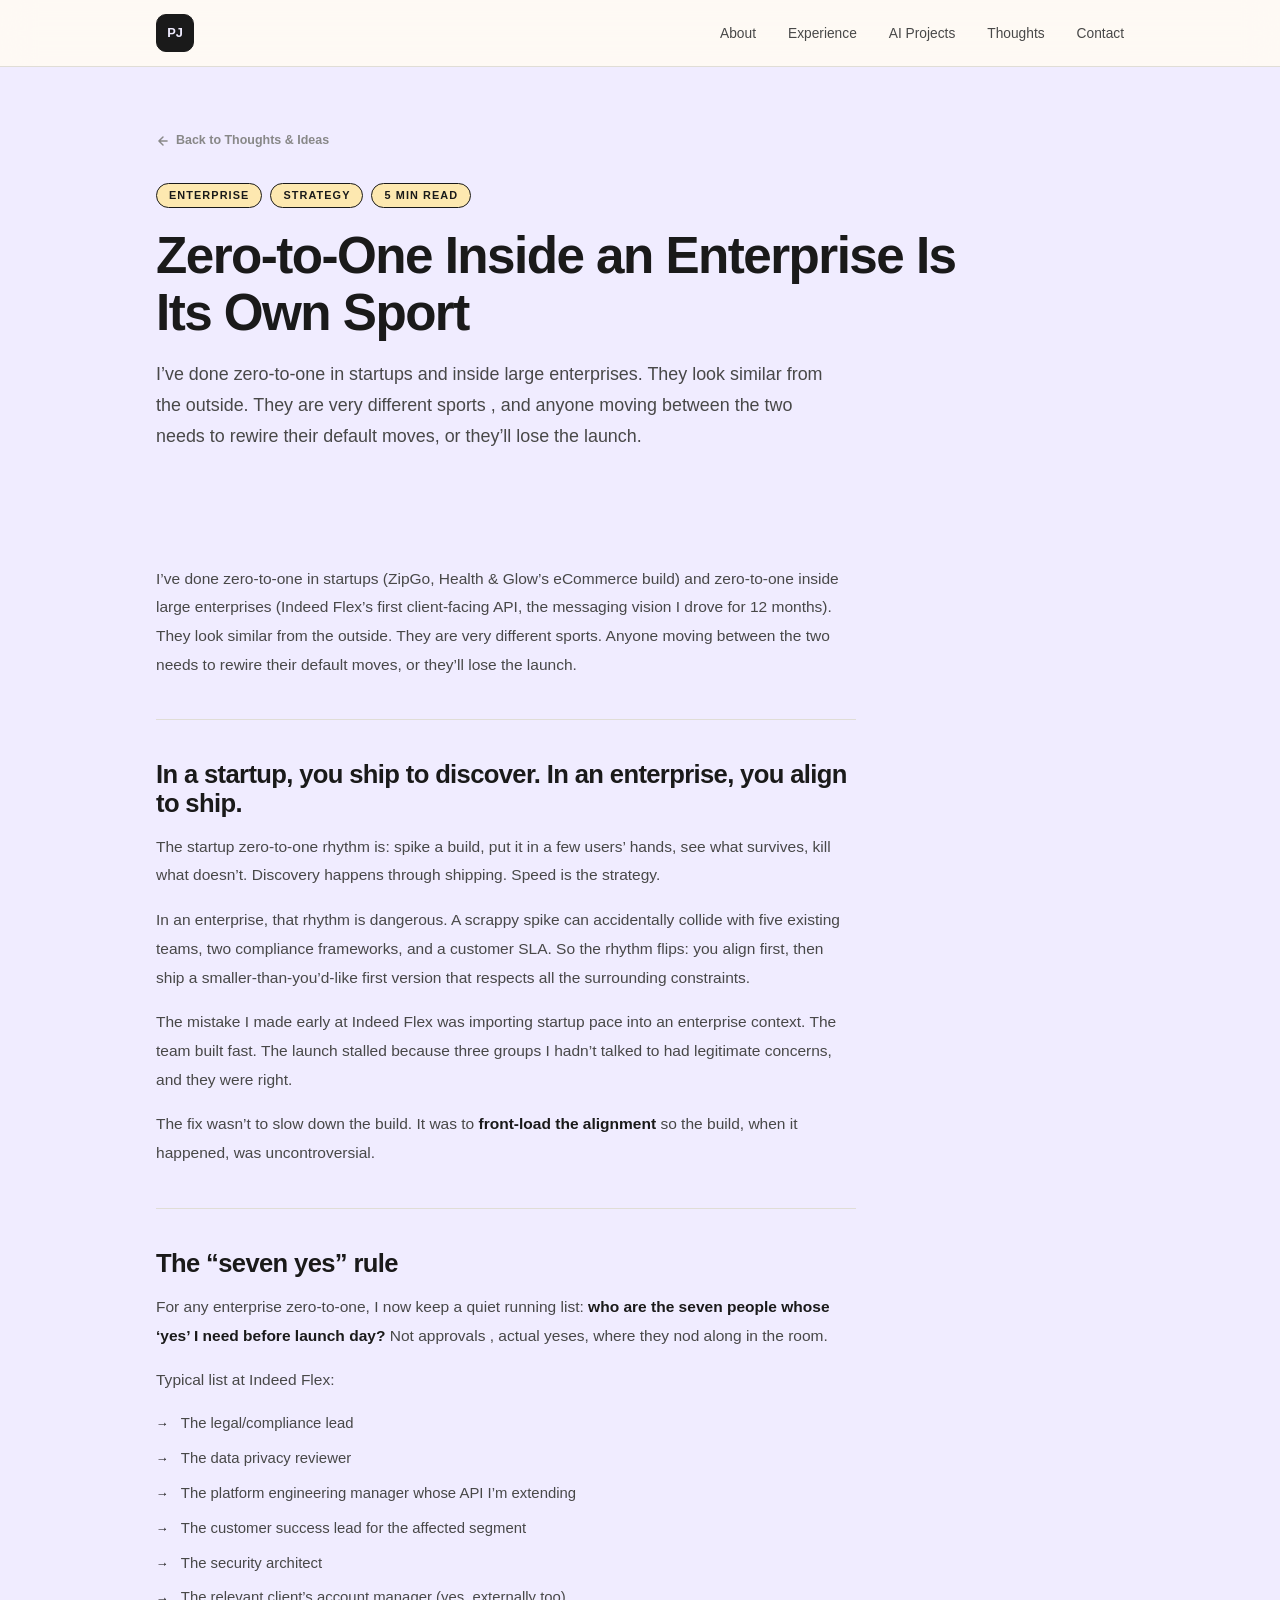
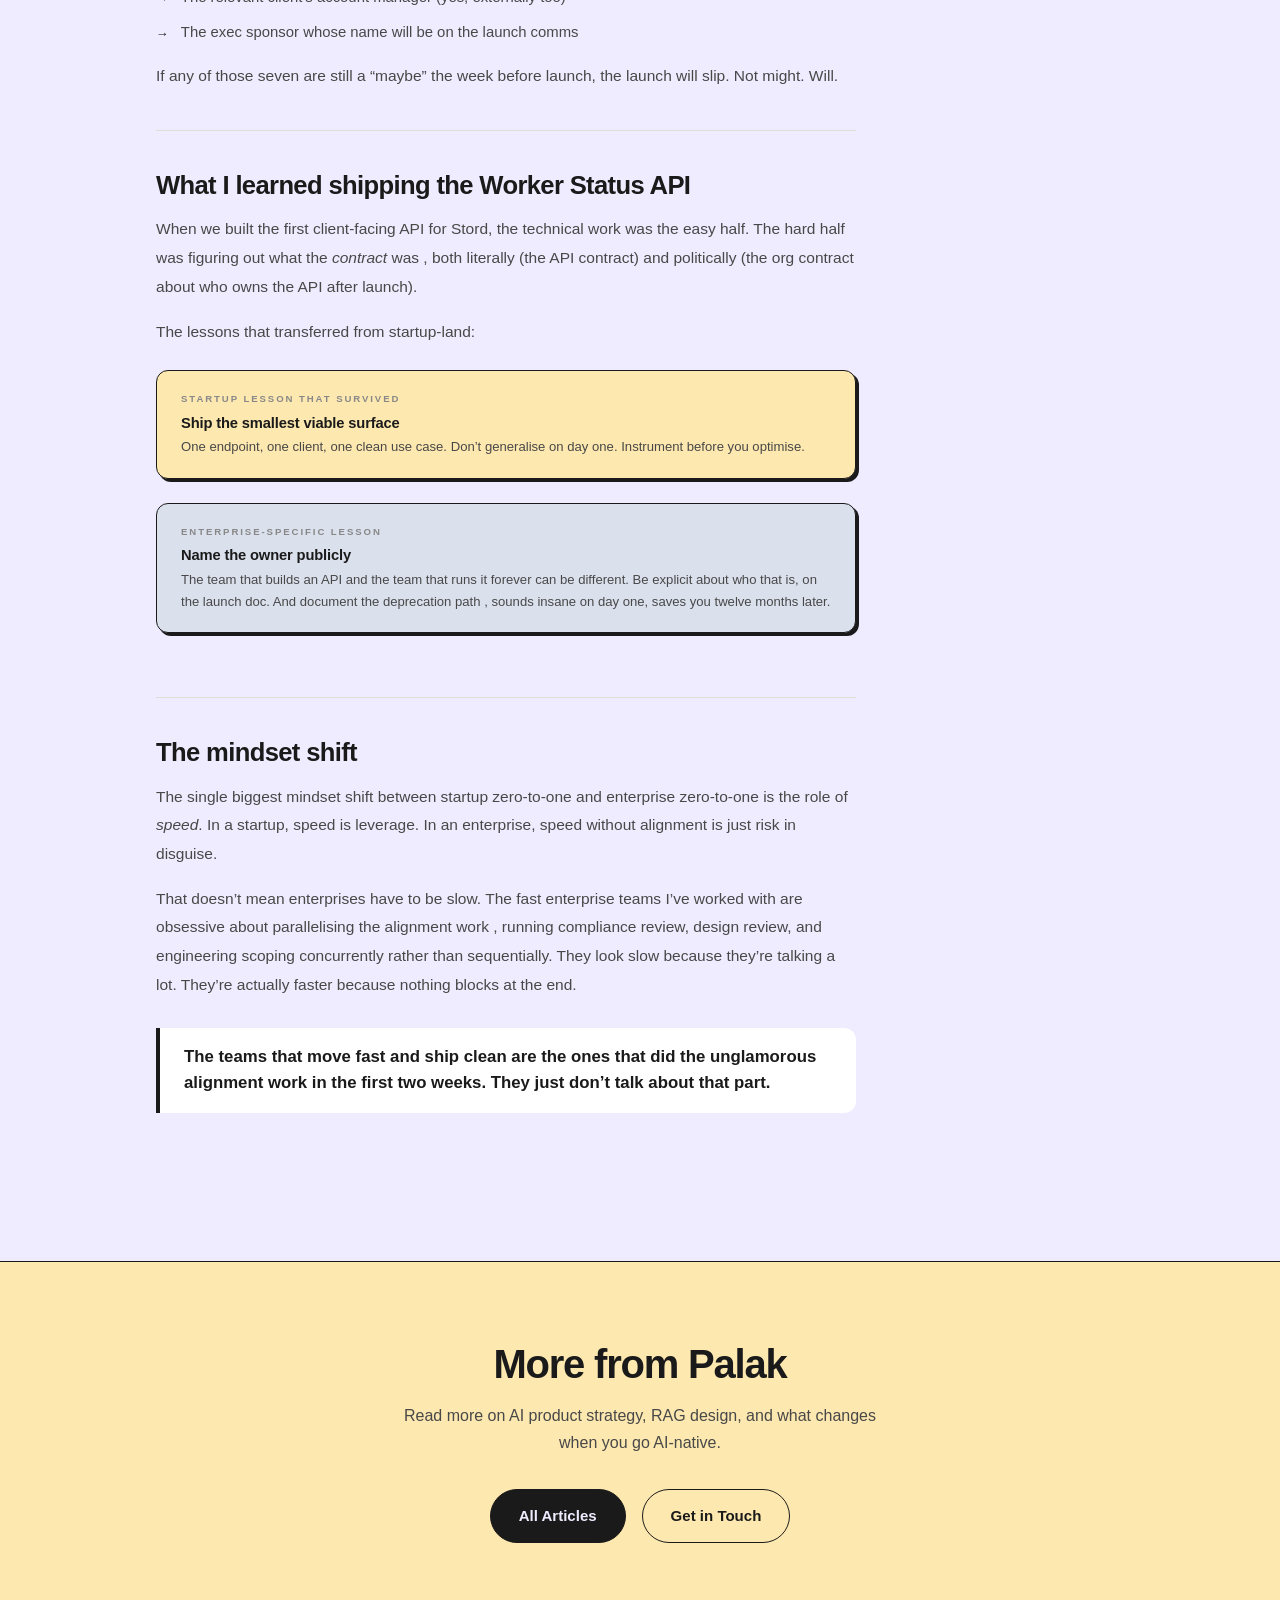
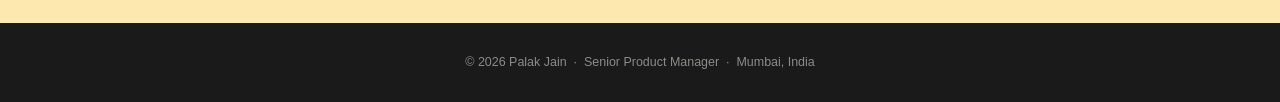
<file: thought-zero-to-one.html>
<!DOCTYPE html>
<html lang="en">
<head>
  <meta charset="UTF-8" />
  <meta name="viewport" content="width=device-width, initial-scale=1.0" />
  <meta name="description" content="Zero-to-One Inside an Enterprise Is Its Own Sport — by Palak Jain, Senior Product Manager." />
  <title>Zero-to-One Inside an Enterprise Is Its Own Sport · Palak Jain</title>
  <link rel="stylesheet" href="style.css" />
  <style>
    :root { --bg: #f0ecff; }
    .article-page-hero {
      padding: calc(var(--nav-h) + 4rem) clamp(1.5rem, 5vw, 3.5rem) 3rem;
      max-width: 1080px;
      margin: 0 auto;
    }
    .cs-back { display: inline-flex; align-items: center; gap: 6px; font-size: 0.78rem; font-weight: 600; color: var(--muted); margin-bottom: 2rem; transition: color 0.18s; }
    .cs-back:hover { color: var(--text); }
    .article-meta { display: flex; flex-wrap: wrap; gap: 0.5rem; margin-bottom: 1.25rem; }
    .article-meta-tag { background: var(--yellow); border: var(--border); border-radius: var(--pill); font-size: 0.68rem; font-weight: 700; padding: 3px 12px; color: var(--text); text-transform: uppercase; letter-spacing: 0.1em; }
    .article-title { font-size: clamp(2rem, 5vw, 3.2rem); line-height: 1.1; margin-bottom: 1.1rem; letter-spacing: -0.03em; max-width: 820px; }
    .article-intro { font-size: 1.12rem; max-width: 680px; line-height: 1.75; color: var(--sub); margin-bottom: 0; }
    .article-body { max-width: 1080px; margin: 0 auto; padding: 4rem clamp(1.5rem, 5vw, 3.5rem) 5rem; }
    .article-section { max-width: 700px; }
    .article-section { padding: 2.5rem 0; border-top: var(--border-light); }
    .article-section:first-child { border-top: none; padding-top: 0; }
    .article-section h2 { font-size: clamp(1.25rem, 2.5vw, 1.6rem); margin-bottom: 1rem; letter-spacing: -0.025em; }
    .article-prose p { font-size: 0.97rem; line-height: 1.85; color: var(--sub); margin-bottom: 1rem; }
    .article-prose p:last-child { margin-bottom: 0; }
    .article-prose strong { color: var(--text); font-weight: 600; }
    .article-pullout { border-left: 4px solid var(--text); padding: 1rem 1.5rem; margin: 1.75rem 0; background: var(--surface); border-radius: 0 var(--r-sm) var(--r-sm) 0; }
    .article-pullout p { font-size: 1.05rem; font-weight: 600; color: var(--text); line-height: 1.6; margin: 0; }
    .article-callout { border: var(--border); border-radius: var(--r-sm); padding: 1.25rem 1.5rem; margin: 1.5rem 0; box-shadow: var(--shadow-sm); }
    .article-callout.yellow { background: var(--yellow); }
    .article-callout.blue { background: var(--blue); }
    .article-callout.green { background: var(--green); }
    .article-callout.peach { background: var(--peach); }
    .article-callout-label { font-size: 0.6rem; font-weight: 700; text-transform: uppercase; letter-spacing: 0.2em; color: var(--muted); margin-bottom: 0.5rem; }
    .article-callout h4 { font-size: 0.92rem; font-weight: 700; color: var(--text); margin-bottom: 0.35rem; text-transform: none; letter-spacing: -0.01em; }
    .article-callout p { font-size: 0.82rem; line-height: 1.65; color: var(--sub); }
    .article-list { list-style: none; display: flex; flex-direction: column; gap: 0.6rem; margin: 1rem 0; }
    .article-list li { display: flex; gap: 0.75rem; align-items: flex-start; font-size: 0.93rem; line-height: 1.7; color: var(--sub); }
    .article-list li::before { content: '→'; color: var(--text); font-weight: 700; flex-shrink: 0; font-size: 0.8rem; margin-top: 0.14rem; }
    .article-list strong { color: var(--text); }
    .article-footer-cta { background: var(--yellow); border-top: var(--border); padding: 5rem clamp(1.5rem, 5vw, 3.5rem); text-align: center; }
    .article-footer-cta h2 { font-size: clamp(1.8rem, 4vw, 2.5rem); margin-bottom: 1rem; }
    .article-footer-cta p { font-size: 1rem; max-width: 480px; margin: 0 auto 2rem; line-height: 1.7; }
    .btn-row { display: flex; justify-content: center; gap: 1rem; flex-wrap: wrap; }
  </style>
</head>
<body>

  <nav class="nav" id="nav" role="navigation" aria-label="Main navigation">
    <div class="nav-inner">
      <a href="index.html" class="nav-logo" aria-label="Back to portfolio">PJ</a>
      <ul class="nav-links" role="list">
        <li><a href="index.html#about">About</a></li>
        <li><a href="index.html#experience">Experience</a></li>
        <li><a href="index.html#work">AI Projects</a></li>
        <li><a href="index.html#thoughts">Thoughts</a></li>
        <li><a href="index.html#contact">Contact</a></li>
      </ul>
    </div>
  </nav>

  <main>

    <div class="article-page-hero">
      <a href="index.html#thoughts" class="cs-back fade-in">
        <svg width="14" height="14" viewBox="0 0 24 24" fill="none" stroke="currentColor" stroke-width="2.5" stroke-linecap="round" stroke-linejoin="round"><path d="M19 12H5M12 5l-7 7 7 7"/></svg>
        Back to Thoughts &amp; Ideas
      </a>

      <div class="article-meta fade-in">
        <span class="article-meta-tag">Enterprise</span>
        <span class="article-meta-tag">Strategy</span>
        <span class="article-meta-tag">5 min read</span>
      </div>

      <h1 class="article-title fade-in">Zero-to-One Inside an Enterprise Is Its Own Sport</h1>

      <p class="article-intro fade-in">
        I&rsquo;ve done zero-to-one in startups and inside large enterprises. They look similar from the outside. They are very different sports , and anyone moving between the two needs to rewire their default moves, or they&rsquo;ll lose the launch.
      </p>
    </div>

    <div class="article-body">

      <div class="article-section fade-in">
        <div class="article-prose">
          <p>
            I&rsquo;ve done zero-to-one in startups (ZipGo, Health &amp; Glow&rsquo;s eCommerce build) and zero-to-one inside large enterprises (Indeed Flex&rsquo;s first client-facing API, the messaging vision I drove for 12 months). They look similar from the outside. They are very different sports. Anyone moving between the two needs to rewire their default moves, or they&rsquo;ll lose the launch.
          </p>
        </div>
      </div>

      <div class="article-section fade-in">
        <h2>In a startup, you ship to discover. In an enterprise, you align to ship.</h2>
        <div class="article-prose">
          <p>
            The startup zero-to-one rhythm is: spike a build, put it in a few users&rsquo; hands, see what survives, kill what doesn&rsquo;t. Discovery happens through shipping. Speed is the strategy.
          </p>
          <p>
            In an enterprise, that rhythm is dangerous. A scrappy spike can accidentally collide with five existing teams, two compliance frameworks, and a customer SLA. So the rhythm flips: you align first, then ship a smaller-than-you&rsquo;d-like first version that respects all the surrounding constraints.
          </p>
          <p>
            The mistake I made early at Indeed Flex was importing startup pace into an enterprise context. The team built fast. The launch stalled because three groups I hadn&rsquo;t talked to had legitimate concerns, and they were right.
          </p>
          <p>
            The fix wasn&rsquo;t to slow down the build. It was to <strong>front-load the alignment</strong> so the build, when it happened, was uncontroversial.
          </p>
        </div>
      </div>

      <div class="article-section fade-in">
        <h2>The &ldquo;seven yes&rdquo; rule</h2>
        <div class="article-prose">
          <p>
            For any enterprise zero-to-one, I now keep a quiet running list: <strong>who are the seven people whose &lsquo;yes&rsquo; I need before launch day?</strong> Not approvals , actual yeses, where they nod along in the room.
          </p>
          <p>Typical list at Indeed Flex:</p>
        </div>

        <ul class="article-list">
          <li><span>The legal/compliance lead</span></li>
          <li><span>The data privacy reviewer</span></li>
          <li><span>The platform engineering manager whose API I&rsquo;m extending</span></li>
          <li><span>The customer success lead for the affected segment</span></li>
          <li><span>The security architect</span></li>
          <li><span>The relevant client&rsquo;s account manager (yes, externally too)</span></li>
          <li><span>The exec sponsor whose name will be on the launch comms</span></li>
        </ul>

        <div class="article-prose" style="margin-top:1rem;">
          <p>
            If any of those seven are still a &ldquo;maybe&rdquo; the week before launch, the launch will slip. Not might. Will.
          </p>
        </div>
      </div>

      <div class="article-section fade-in">
        <h2>What I learned shipping the Worker Status API</h2>
        <div class="article-prose">
          <p>
            When we built the first client-facing API for Stord, the technical work was the easy half. The hard half was figuring out what the <em>contract</em> was , both literally (the API contract) and politically (the org contract about who owns the API after launch).
          </p>
          <p>The lessons that transferred from startup-land:</p>
        </div>

        <div class="article-callout yellow">
          <div class="article-callout-label">Startup lesson that survived</div>
          <h4>Ship the smallest viable surface</h4>
          <p>One endpoint, one client, one clean use case. Don&rsquo;t generalise on day one. Instrument before you optimise.</p>
        </div>

        <div class="article-callout blue">
          <div class="article-callout-label">Enterprise-specific lesson</div>
          <h4>Name the owner publicly</h4>
          <p>The team that builds an API and the team that runs it forever can be different. Be explicit about who that is, on the launch doc. And document the deprecation path , sounds insane on day one, saves you twelve months later.</p>
        </div>
      </div>

      <div class="article-section fade-in">
        <h2>The mindset shift</h2>
        <div class="article-prose">
          <p>
            The single biggest mindset shift between startup zero-to-one and enterprise zero-to-one is the role of <em>speed</em>. In a startup, speed is leverage. In an enterprise, speed without alignment is just risk in disguise.
          </p>
          <p>
            That doesn&rsquo;t mean enterprises have to be slow. The fast enterprise teams I&rsquo;ve worked with are obsessive about parallelising the alignment work , running compliance review, design review, and engineering scoping concurrently rather than sequentially. They look slow because they&rsquo;re talking a lot. They&rsquo;re actually faster because nothing blocks at the end.
          </p>
        </div>

        <div class="article-pullout">
          <p>The teams that move fast and ship clean are the ones that did the unglamorous alignment work in the first two weeks. They just don&rsquo;t talk about that part.</p>
        </div>
      </div>

    </div>

    <div class="article-footer-cta">
      <h2>More from Palak</h2>
      <p>Read more on AI product strategy, RAG design, and what changes when you go AI-native.</p>
      <div class="btn-row">
        <a href="index.html#thoughts" class="btn btn-primary btn-lg">All Articles</a>
        <a href="index.html#contact" class="btn btn-secondary btn-lg">Get in Touch</a>
      </div>
    </div>

  </main>

  <footer class="footer" role="contentinfo">
    <div class="container">
      <p>&copy; 2026 Palak Jain &nbsp;&middot;&nbsp; Senior Product Manager &nbsp;&middot;&nbsp; Mumbai, India</p>
    </div>
  </footer>

  <script src="script.js"></script>
</body>
</html>
</file>
<file: style.css>
/* ============================================================
   PALAK JAIN — PM PORTFOLIO
   Inspired by curious.pm · Warm cream · Pastel cards · Dark borders
   Optimised for a Product Manager narrative
   ============================================================ */

*, *::before, *::after { box-sizing: border-box; margin: 0; padding: 0; }

html { scroll-behavior: smooth; font-size: 16px; }

/* ============================================================
   TOKENS
   ============================================================ */
:root {
  --bg:           #fffbf3;
  --surface:      #ffffff;

  --yellow:  #fde8b0;
  --pink:    #eed9e6;
  --green:   #d7e0cc;
  --blue:    #dbe0ed;
  --purple:  #ddd4e8;
  --peach:   #f8d8c8;
  --sage:    #c8d8c0;

  --text:    #1a1a1a;
  --sub:     #484848;
  --muted:   #888888;

  --border:       1.5px solid #1a1a1a;
  --border-light: 1px solid #e0ddd6;
  --shadow:       5px 5px 0 #1a1a1a;
  --shadow-sm:    3px 3px 0 #1a1a1a;
  --shadow-lg:    8px 8px 0 #1a1a1a;

  --r:    20px;
  --r-sm: 12px;
  --pill: 100px;
  --nav-h: 66px;
}

/* ============================================================
   BASE
   ============================================================ */
body {
  background: var(--bg);
  color: var(--text);
  font-family: -apple-system, BlinkMacSystemFont, 'Segoe UI', 'Inter', Helvetica, Arial, sans-serif;
  line-height: 1.6;
  -webkit-font-smoothing: antialiased;
  overflow-x: hidden;
}

/* Thin side rails — curious.pm detail */
body::before, body::after {
  content: '';
  position: fixed;
  top: 0; bottom: 0;
  width: 1px;
  background: var(--border-light);
  z-index: 5;
  pointer-events: none;
}
body::before { left:  clamp(12px, 4vw, 64px); }
body::after  { right: clamp(12px, 4vw, 64px); }

/* ============================================================
   TYPOGRAPHY
   ============================================================ */
h1,h2,h3,h4 { font-weight: 700; line-height: 1.1; letter-spacing: -0.03em; color: var(--text); }

h1 { font-size: clamp(3rem, 7vw, 6rem); }
h2 { font-size: clamp(2rem, 4vw, 3.2rem); margin-bottom: 2.5rem; }
h3 { font-size: 1.1rem; margin-bottom: 0.5rem; letter-spacing: -0.02em; }
h4 { font-size: 0.65rem; text-transform: uppercase; letter-spacing: 0.2em; font-weight: 700; }

p   { color: var(--sub); line-height: 1.75; font-size: 0.97rem; }
a   { color: inherit; text-decoration: none; }

.highlight {
  background: var(--yellow);
  padding: 0 6px 2px;
  border-radius: 6px;
  display: inline-block;
}

strong { color: var(--text); font-weight: 600; }

/* ============================================================
   LAYOUT
   ============================================================ */
.container {
  max-width: 1080px;
  margin: 0 auto;
  padding: 0 clamp(1.5rem, 5vw, 3.5rem);
}

.section { padding: 6rem 0; }

.section-label {
  display: inline-flex;
  align-items: center;
  gap: 8px;
  font-size: 0.68rem;
  font-weight: 700;
  text-transform: uppercase;
  letter-spacing: 0.22em;
  color: var(--muted);
  margin-bottom: 0.6rem;
}
.section-label::before {
  content: '';
  display: inline-block;
  width: 18px; height: 1.5px;
  background: var(--muted);
  border-radius: 2px;
}

.section-intro {
  font-size: 1.05rem;
  max-width: 560px;
  margin-bottom: 2.5rem;
  margin-top: -1.5rem;
}

/* ============================================================
   NAV
   ============================================================ */
.nav {
  position: fixed;
  inset: 0 0 auto 0;
  z-index: 200;
  background: rgba(255,251,243,0.9);
  backdrop-filter: blur(16px);
  -webkit-backdrop-filter: blur(16px);
  border-bottom: var(--border-light);
  transition: box-shadow 0.3s;
}
.nav.scrolled { box-shadow: 0 2px 16px rgba(0,0,0,0.06); }

.nav-inner {
  max-width: 1080px;
  margin: 0 auto;
  padding: 0 clamp(1.5rem, 5vw, 3.5rem);
  height: var(--nav-h);
  display: flex;
  align-items: center;
  justify-content: space-between;
}

.nav-logo {
  width: 38px; height: 38px;
  background: var(--text);
  color: var(--bg);
  border-radius: 10px;
  display: grid; place-items: center;
  font-size: 0.8rem; font-weight: 900;
  border: var(--border);
  flex-shrink: 0;
  transition: transform 0.18s, box-shadow 0.18s;
}
.nav-logo:hover { transform: translate(-2px,-2px); box-shadow: var(--shadow-sm); }

.nav-links { display: flex; list-style: none; gap: 2rem; }
.nav-links a {
  font-size: 0.86rem; font-weight: 500;
  color: var(--sub);
  position: relative;
  transition: color 0.2s;
}
.nav-links a::after {
  content: '';
  position: absolute;
  bottom: -2px; left: 0;
  width: 0; height: 2px;
  background: var(--text);
  transition: width 0.22s;
}
.nav-links a:hover, .nav-links a.active { color: var(--text); }
.nav-links a:hover::after, .nav-links a.active::after { width: 100%; }

.nav-toggle {
  display: none; flex-direction: column; gap: 5px;
  background: none; border: none; cursor: pointer; padding: 4px;
}
.nav-toggle span {
  display: block; width: 22px; height: 2px;
  background: var(--text); border-radius: 2px;
  transition: transform 0.28s, opacity 0.28s;
}

/* ============================================================
   BUTTONS
   ============================================================ */
.btn {
  display: inline-flex; align-items: center; gap: 8px;
  padding: 12px 24px;
  border-radius: var(--pill);
  font-size: 0.88rem; font-weight: 600;
  border: var(--border);
  transition: transform 0.18s, box-shadow 0.18s;
  cursor: pointer; white-space: nowrap;
}
.btn-primary  { background: var(--text); color: var(--bg); }
.btn-secondary { background: transparent; color: var(--text); }
.btn:hover    { transform: translate(-2px,-2px); box-shadow: var(--shadow-sm); }
.btn-lg       { padding: 14px 28px; font-size: 0.94rem; }

/* ============================================================
   HERO
   ============================================================ */
.hero {
  min-height: 100vh;
  display: flex;
  align-items: center;
  gap: 4rem;
  padding: calc(var(--nav-h) + 4rem) clamp(1.5rem, 5vw, 3.5rem) 5rem;
  max-width: 1080px;
  margin: 0 auto;
  position: relative;
}

/* Dot grid decoration */
.hero::after {
  content: '';
  position: absolute;
  bottom: 15%;
  right: 0;
  width: 100px; height: 100px;
  background-image: radial-gradient(circle, #bbb8b0 1.5px, transparent 1.5px);
  background-size: 14px 14px;
  opacity: 0.4;
  pointer-events: none;
}

.hero-content { flex: 1; min-width: 0; }

.hero-badge {
  display: inline-flex; align-items: center; gap: 8px;
  background: var(--blue);
  border: var(--border);
  font-size: 0.76rem; font-weight: 600;
  padding: 6px 16px;
  border-radius: var(--pill);
  margin-bottom: 1.5rem;
}
.badge-dot {
  width: 7px; height: 7px;
  border-radius: 50%;
  background: #2d7a4f;
  animation: pulse 2.2s ease-in-out infinite;
}
@keyframes pulse { 0%,100%{transform:scale(1);opacity:1} 50%{transform:scale(0.7);opacity:0.5} }

.hero-name { margin-bottom: 0.6rem; }

.hero-title-wrapper {
  font-size: clamp(0.95rem, 2vw, 1.15rem);
  margin-bottom: 1.4rem;
  min-height: 1.8em;
  display: flex; align-items: center; flex-wrap: wrap; gap: 0.2rem;
  color: var(--sub);
}
.hero-title-static { color: var(--text); font-weight: 600; }
.hero-title-dynamic::after {
  content: '|';
  color: var(--text);
  margin-left: 1px;
  animation: blink 0.9s step-end infinite;
}
@keyframes blink { 0%,100%{opacity:1} 50%{opacity:0} }

.hero-desc {
  font-size: 1.05rem; max-width: 480px;
  line-height: 1.78; margin-bottom: 2rem;
}

/* Stats — borderless row for PM impact */
.hero-stats {
  display: flex;
  gap: 0;
  margin-bottom: 2.2rem;
  border: var(--border);
  border-radius: var(--r);
  background: var(--surface);
  overflow: hidden;
  width: fit-content;
}
.stat {
  text-align: center;
  padding: 1rem 1.4rem;
  border-right: var(--border);
}
.stat:last-child { border-right: none; }
.stat-value {
  display: block;
  font-size: 1.5rem; font-weight: 800;
  color: var(--text); line-height: 1;
  margin-bottom: 0.22rem;
  letter-spacing: -0.03em;
  white-space: nowrap;
}
.stat-label {
  font-size: 0.62rem; color: var(--muted);
  text-transform: uppercase; letter-spacing: 0.08em;
  font-weight: 600; white-space: nowrap;
}
.stat-divider { display: none; }

.hero-ctas { display: flex; gap: 1rem; flex-wrap: wrap; }

/* ---- PM Impact Brief Card ---- */
.hero-visual {
  flex: 0 0 320px;
  display: flex; align-items: center; justify-content: center;
}

.impact-card {
  width: 100%;
  background: var(--yellow);
  border: var(--border);
  border-radius: var(--r);
  padding: 1.5rem;
  box-shadow: var(--shadow);
  transition: transform 0.2s, box-shadow 0.2s;
}
.impact-card:hover { transform: translate(-3px,-3px); box-shadow: var(--shadow-lg); }

.impact-card-label {
  font-size: 0.65rem; font-weight: 700;
  text-transform: uppercase; letter-spacing: 0.2em;
  color: var(--muted);
  margin-bottom: 0.9rem;
}

.impact-companies {
  display: flex; flex-wrap: wrap; gap: 0.4rem;
  margin-bottom: 1.1rem;
  padding-bottom: 1.1rem;
  border-bottom: var(--border);
}
.company-tag {
  background: rgba(255,255,255,0.7);
  border: var(--border);
  border-radius: var(--pill);
  font-size: 0.72rem; font-weight: 600;
  padding: 3px 10px; color: var(--text);
}

.impact-metrics {
  display: grid; grid-template-columns: 1fr 1fr;
  gap: 0;
  border: var(--border);
  border-radius: var(--r-sm);
  overflow: hidden;
  margin-bottom: 1.1rem;
  background: rgba(255,255,255,0.5);
}
.impact-metric {
  padding: 0.7rem 0.9rem;
  border-right: var(--border);
  border-bottom: var(--border);
}
.impact-metric:nth-child(2) { border-right: none; }
.impact-metric:nth-child(3) { border-bottom: none; }
.impact-metric:nth-child(4) { border-right: none; border-bottom: none; }

.im-value {
  display: block;
  font-size: 1.1rem; font-weight: 800;
  color: var(--text); line-height: 1;
  margin-bottom: 0.18rem;
  letter-spacing: -0.02em;
}
.im-label {
  font-size: 0.62rem; color: var(--muted);
  font-weight: 600; text-transform: uppercase; letter-spacing: 0.06em;
}

.impact-focus {
  margin-bottom: 1rem;
  padding-top: 0.9rem;
  border-top: var(--border);
}
.impact-focus-title {
  font-size: 0.62rem; font-weight: 700;
  text-transform: uppercase; letter-spacing: 0.2em;
  color: var(--muted); margin-bottom: 0.6rem;
}
.impact-focus-items { display: flex; flex-direction: column; gap: 0.45rem; }
.focus-item {
  display: flex; align-items: center; gap: 8px;
  font-size: 0.8rem; font-weight: 500; color: var(--text);
}
.focus-dot {
  width: 7px; height: 7px;
  background: var(--text); border-radius: 50%; flex-shrink: 0;
}

.impact-footer {
  display: flex; align-items: center; gap: 5px;
  font-size: 0.72rem; color: var(--muted); font-weight: 500;
  padding-top: 0.8rem; border-top: var(--border);
}

/* ============================================================
   EXPERTISE STRIP
   ============================================================ */
.expertise {
  background: var(--surface);
  border-top: var(--border-light);
  border-bottom: var(--border-light);
  padding: 3rem 0;
}

.expertise-grid {
  display: grid;
  grid-template-columns: repeat(4, 1fr);
  gap: 1rem;
}

.expertise-card {
  border: var(--border);
  border-radius: var(--r);
  padding: 1.5rem;
  transition: transform 0.18s, box-shadow 0.18s;
}
.expertise-card:nth-child(1) { background: var(--blue);   }
.expertise-card:nth-child(2) { background: var(--yellow); }
.expertise-card:nth-child(3) { background: var(--pink);   }
.expertise-card:nth-child(4) { background: var(--green);  }

.expertise-card:hover { transform: translate(-3px,-3px); box-shadow: var(--shadow-sm); }

.exp-icon { font-size: 1.6rem; margin-bottom: 0.75rem; line-height: 1; }
.expertise-card h3 { font-size: 0.95rem; margin-bottom: 0.5rem; }
.expertise-card p  { font-size: 0.82rem; line-height: 1.6; }

/* ============================================================
   ABOUT
   ============================================================ */
.about { background: var(--bg); }

.about-grid {
  display: grid; grid-template-columns: 1fr 1fr;
  gap: 4rem; align-items: start;
}
.about-text h2 { margin-bottom: 1.25rem; }
.about-text p  { margin-bottom: 1rem; }
.about-location {
  display: inline-flex; align-items: center; gap: 5px;
  color: var(--muted); font-size: 0.8rem; margin-top: 0.75rem;
}

.about-achievements { display: flex; flex-direction: column; gap: 0.75rem; }
.achievement-card {
  border: var(--border); border-radius: var(--r-sm);
  padding: 0.85rem 1.1rem;
  display: flex; align-items: center; gap: 0.85rem;
  transition: transform 0.18s, box-shadow 0.18s;
}
.achievement-card:nth-child(1) { background: var(--yellow); }
.achievement-card:nth-child(2) { background: var(--green);  }
.achievement-card:nth-child(3) { background: var(--blue);   }
.achievement-card:nth-child(4) { background: var(--pink);   }
.achievement-card:nth-child(5) { background: var(--purple); }
.achievement-card:nth-child(6) { background: var(--peach);  }
.achievement-card:nth-child(7) { background: var(--sage);   }
.achievement-card:hover { transform: translate(-3px,-3px); box-shadow: var(--shadow-sm); }

.ach-icon  { font-size: 1.3rem; flex-shrink: 0; line-height: 1; }
.ach-title { font-size: 0.86rem; font-weight: 700; color: var(--text); margin-bottom: 0.15rem; }
.ach-sub   { font-size: 0.73rem; color: var(--sub); line-height: 1.4; }

/* ============================================================
   EXPERIENCE
   ============================================================ */
.experience { background: var(--surface); border-top: var(--border-light); }

.timeline {
  display: flex; flex-direction: column;
  gap: 1.25rem; position: relative; padding-left: 1.75rem;
}
.timeline::before {
  content: '';
  position: absolute;
  left: 6px; top: 14px; bottom: 14px;
  width: 2px;
  background: var(--text); opacity: 0.12;
  border-radius: 2px;
}
.timeline-item { position: relative; }
.timeline-marker {
  position: absolute;
  left: -1.75rem; top: 20px;
  width: 13px; height: 13px;
  border-radius: 50%;
  background: var(--text);
  border: 3px solid var(--surface);
  outline: 2px solid var(--text);
  z-index: 1;
}

.timeline-card {
  border: var(--border); border-radius: var(--r);
  padding: 1.6rem 1.9rem;
  transition: transform 0.2s, box-shadow 0.2s;
}
.timeline-card:hover { transform: translate(-3px,-3px); box-shadow: var(--shadow); }
.timeline-item:nth-child(1) .timeline-card { background: var(--yellow); }
.timeline-item:nth-child(2) .timeline-card { background: var(--blue);  }
.timeline-item:nth-child(3) .timeline-card { background: var(--pink);  }
.timeline-item:nth-child(4) .timeline-card { background: var(--green); }

.timeline-header {
  display: flex; justify-content: space-between;
  align-items: flex-start; gap: 1rem;
  margin-bottom: 0.7rem; flex-wrap: wrap;
}
.timeline-role    { font-size: 0.97rem; font-weight: 700; color: var(--text); margin-bottom: 0.18rem; }
.timeline-company { font-size: 0.82rem; color: var(--sub); font-weight: 600; }
.timeline-period  {
  font-size: 0.7rem; color: var(--sub);
  background: rgba(255,255,255,0.65);
  border: var(--border); border-radius: var(--pill);
  padding: 3px 11px; flex-shrink: 0; font-weight: 600;
  white-space: nowrap;
}

.timeline-summary { font-size: 0.87rem; margin-bottom: 0.9rem; line-height: 1.65; }

.timeline-bullets { list-style: none; display: flex; flex-direction: column; gap: 0.4rem; margin-bottom: 1rem; }
.timeline-bullets li {
  font-size: 0.82rem; color: var(--sub);
  padding-left: 1.1rem; position: relative; line-height: 1.5;
}
.timeline-bullets li::before { content: '→'; position: absolute; left: 0; color: var(--text); font-size: 0.7rem; top: 1px; }
.timeline-bullets strong { color: var(--text); font-weight: 700; }

.timeline-tags { display: flex; flex-wrap: wrap; gap: 0.4rem; }

/* Mobile accordion toggle button */
.timeline-toggle-btn {
  display: none;
  align-items: center; gap: 0.45rem;
  background: none; border: 1.5px solid rgba(26,26,26,0.2);
  border-radius: 100px; padding: 5px 14px;
  font-size: 0.72rem; font-weight: 700; color: var(--text);
  cursor: pointer; margin-top: 0.85rem;
  transition: background 0.18s, border-color 0.18s;
}
.timeline-toggle-btn:hover { background: rgba(26,26,26,0.06); border-color: rgba(26,26,26,0.4); }
.timeline-toggle-btn .toggle-arrow { display: inline-block; transition: transform 0.25s ease; }
.timeline-toggle-btn.open .toggle-arrow { transform: rotate(180deg); }

/* ============================================================
   SELECTED WORK (case studies)
   ============================================================ */
.work {
  background: #eaecf2;
  background-image: radial-gradient(rgba(26,26,26,0.1) 1px, transparent 1px);
  background-size: 22px 22px;
  border-top: var(--border-light);
}

.work-grid {
  display: grid;
  grid-template-columns: repeat(2, 1fr);
  gap: 1.25rem;
}

.work-card {
  background: #fff;
  border: none;
  border-radius: 16px;
  padding: 2rem 2rem 1.75rem;
  display: flex; flex-direction: column;
  position: relative; overflow: visible;
  box-shadow: 0 2px 8px rgba(0,0,0,0.06), 0 0 0 1px rgba(0,0,0,0.05);
  will-change: transform; cursor: pointer;
  --card-glow: 26, 26, 26;
}
.work-card::before {
  content: '';
  position: absolute; inset: 0;
  border-radius: 16px;
  background: linear-gradient(135deg, rgba(var(--card-glow), 0.28) 0%, transparent 65%);
  opacity: 0;
  transition: opacity 0.35s ease;
  pointer-events: none; z-index: 0;
}
.work-card:hover::before { opacity: 1; }
.work-card:hover {
  box-shadow: 0 20px 50px rgba(var(--card-glow), 0.3), 0 0 0 1px rgba(var(--card-glow), 0.15);
}
.work-card > * { position: relative; z-index: 1; }
.work-card:nth-child(1) { background: #fff; --card-glow: 168, 140, 210; }
.work-card:nth-child(2) { background: #fff; --card-glow: 220, 180, 60;  }
.work-card:nth-child(3) { background: #fff; --card-glow: 235, 160, 110; }
.work-card:nth-child(4) { background: #fff; --card-glow: 100, 170, 230; }
.work-card--featured { grid-column: 1 / -1; }

.work-num {
  font-size: 7.5rem; font-weight: 700; font-style: italic;
  background: linear-gradient(to bottom, rgba(26,26,26,0.18) 0%, rgba(26,26,26,0.04) 100%);
  -webkit-background-clip: text;
  -webkit-text-fill-color: transparent;
  background-clip: text;
  line-height: 0.85; letter-spacing: -0.04em;
  margin-bottom: -1.5rem;
  user-select: none;
  transition: background 0.35s ease, opacity 0.35s ease;
}
.work-card:hover .work-num {
  background: linear-gradient(to bottom, rgba(255,255,255,0.85) 0%, rgba(255,255,255,0.35) 100%);
  -webkit-background-clip: text;
  background-clip: text;
}

.work-card h3 {
  font-size: 1.65rem; font-weight: 700;
  line-height: 1.2; margin-bottom: 0.75rem;
  color: var(--text);
}

.work-card-outcome {
  font-size: 0.87rem; line-height: 1.7;
  color: var(--sub); flex: 1; margin-bottom: 1.1rem;
}

.work-tags { display: flex; flex-wrap: wrap; gap: 0.4rem; margin-bottom: 1.25rem; }

.work-card .tag {
  background: transparent;
  border: 1.5px solid rgba(26,26,26,0.22);
  color: rgba(26,26,26,0.5);
  font-size: 0.6rem; font-weight: 700;
  text-transform: uppercase; letter-spacing: 0.1em;
  padding: 4px 12px; border-radius: var(--pill);
  transition: border-color 0.35s ease, color 0.35s ease, background 0.35s ease;
}
.work-card:hover .tag {
  border-color: rgba(var(--card-glow), 0.45);
  color: rgba(var(--card-glow), 0.9);
  background: rgba(var(--card-glow), 0.08);
}

.work-card-link {
  display: inline-flex; align-items: center; gap: 6px;
  font-size: 0.8rem; font-weight: 700;
  color: var(--text); text-decoration: none;
  letter-spacing: -0.01em; align-self: flex-start;
  background: none; border: none;
  border-radius: 0; padding: 0; box-shadow: none;
  transition: gap 0.2s ease; position: static;
}
.work-card-link::after {
  content: ''; position: absolute; inset: 0;
  border-radius: 16px; z-index: 2;
}
.work-card-link:hover { gap: 12px; transform: none; box-shadow: none; }

.work-card-top { display: none; }
.work-icon { display: none; }
.work-card-footer { margin-top: auto; }

/* ============================================================
   SKILLS
   ============================================================ */
.skills { background: var(--surface); border-top: var(--border-light); }

.skills-grid {
  display: grid; grid-template-columns: repeat(2, 1fr);
  gap: 1.25rem;
}

.skill-group {
  border: var(--border); border-radius: var(--r);
  padding: 1.5rem;
  transition: transform 0.18s, box-shadow 0.18s;
}
.skill-group:hover { transform: translate(-3px,-3px); box-shadow: var(--shadow-sm); }
.skill-group:nth-child(1) { background: var(--blue);   }
.skill-group:nth-child(2) { background: var(--yellow); }
.skill-group:nth-child(3) { background: var(--pink);   }
.skill-group:nth-child(4) { background: var(--green);  }

.skill-group-title { color: var(--sub); margin-bottom: 0.9rem; opacity: 0.75; }

.skill-tags { display: flex; flex-wrap: wrap; gap: 0.4rem; }
.skill-tag {
  background: rgba(255,255,255,0.65);
  border: var(--border);
  color: var(--sub);
  font-size: 0.76rem; font-weight: 500;
  padding: 4px 11px; border-radius: var(--pill);
  transition: transform 0.15s, box-shadow 0.15s, background 0.15s, color 0.15s;
  cursor: default;
}
.skill-tag:hover {
  background: var(--text); color: var(--bg);
  transform: translate(-1px,-1px);
  box-shadow: 2px 2px 0 rgba(0,0,0,0.25);
}

/* Shared tag style (used in projects/timeline) */
.tag {
  background: rgba(255,255,255,0.65);
  border: var(--border);
  color: var(--sub);
  font-size: 0.68rem; font-weight: 600;
  padding: 3px 10px; border-radius: var(--pill);
}

/* ============================================================
   CERTIFICATIONS
   ============================================================ */
.certs { background: var(--bg); border-top: var(--border-light); }

.certs-grid {
  display: grid; grid-template-columns: repeat(4, 1fr);
  gap: 1rem;
}
.cert-card {
  border: var(--border); border-radius: var(--r-sm);
  padding: 1rem 1.2rem;
  display: flex; align-items: center; gap: 0.85rem;
  transition: transform 0.18s, box-shadow 0.18s;
  text-decoration: none; color: inherit;
}
.cert-card--linked:hover { transform: translate(-2px,-2px); box-shadow: var(--shadow-sm); }
.cert-card:nth-child(1) { background: var(--purple); }
.cert-card:nth-child(2) { background: var(--blue);   }
.cert-card:nth-child(3) { background: var(--green);  }
.cert-card:nth-child(4) { background: var(--yellow); }
.cert-card:nth-child(5) { background: var(--pink);   }
.cert-card:nth-child(6) { background: var(--peach);  }
.cert-card:hover { transform: translate(-3px,-3px); box-shadow: var(--shadow-sm); }

.cert-icon  { font-size: 1.4rem; flex-shrink: 0; line-height: 1; }
.cert-title { font-size: 0.82rem; font-weight: 700; color: var(--text); margin-bottom: 0.18rem; line-height: 1.3; }
.cert-issuer { font-size: 0.72rem; color: var(--sub); }
.cert-status.ongoing { color: #2d7a4f; font-weight: 700; }

/* ============================================================
   RESUME
   ============================================================ */
.resume { background: var(--bg); border-top: var(--border-light); }

.resume-actions {
  display: flex; gap: 1rem; flex-wrap: wrap;
  margin-bottom: 2rem;
}


/* ============================================================
   CONTACT
   ============================================================ */
.contact {
  background: var(--yellow);
  border-top: var(--border);
}
.contact-inner { max-width: 580px; margin: 0 auto; text-align: center; }
.contact-inner h2 { margin-bottom: 1rem; }
.contact-desc { margin-bottom: 2.5rem; font-size: 1.02rem; }
.contact-links { display: flex; justify-content: center; gap: 1rem; flex-wrap: wrap; }

/* ============================================================
   FOOTER
   ============================================================ */
.footer {
  background: var(--text);
  border-top: var(--border);
  padding: 1.75rem 0;
  text-align: center;
}
.footer p { font-size: 0.78rem; color: rgba(255,251,243,0.5); }

/* ============================================================
   ANIMATIONS
   ============================================================ */
.fade-in {
  opacity: 0;
  transform: translateY(18px);
  transition: opacity 0.55s ease, transform 0.55s ease;
}
.fade-in.visible { opacity: 1; transform: none; }

.projects-grid .fade-in:nth-child(2), .work-grid .fade-in:nth-child(2) { transition-delay: 0.1s; }
.projects-grid .fade-in:nth-child(3), .work-grid .fade-in:nth-child(3) { transition-delay: 0.2s; }
.expertise-grid .fade-in:nth-child(2) { transition-delay: 0.08s; }
.expertise-grid .fade-in:nth-child(3) { transition-delay: 0.16s; }
.expertise-grid .fade-in:nth-child(4) { transition-delay: 0.24s; }
.skills-grid .fade-in:nth-child(2) { transition-delay: 0.08s; }
.skills-grid .fade-in:nth-child(3) { transition-delay: 0.16s; }
.skills-grid .fade-in:nth-child(4) { transition-delay: 0.24s; }
.certs-grid .fade-in:nth-child(2) { transition-delay: 0.07s; }
.certs-grid .fade-in:nth-child(3) { transition-delay: 0.14s; }
.certs-grid .fade-in:nth-child(4) { transition-delay: 0.21s; }
.certs-grid .fade-in:nth-child(5) { transition-delay: 0.28s; }
.certs-grid .fade-in:nth-child(6) { transition-delay: 0.35s; }
.about-achievements .fade-in:nth-child(n+2) { transition-delay: calc((var(--i, 1) - 1) * 0.08s); }

/* ============================================================
   RESPONSIVE
   ============================================================ */
@media (max-width: 960px) {
  .hero          { flex-direction: column; min-height: auto; padding-top: calc(var(--nav-h) + 3rem); padding-bottom: 4rem; gap: 2.5rem; }
  .hero-visual   { flex: none; width: 100%; max-width: 420px; }
  .expertise-grid { grid-template-columns: repeat(2, 1fr); }
  .about-grid    { grid-template-columns: 1fr; gap: 2.5rem; }
  .work-grid     { grid-template-columns: 1fr; }
  .skills-grid   { grid-template-columns: 1fr; }
  .certs-grid    { grid-template-columns: repeat(2, 1fr); }
  .timeline-header { flex-direction: column; gap: 0.5rem; }
  /* Mobile accordion: show button, collapse details */
  .timeline-toggle-btn { display: inline-flex; }
  .timeline-summary,
  .timeline-bullets {
    overflow: hidden; max-height: 0;
    opacity: 0; margin-bottom: 0 !important;
    transition: max-height 0.38s ease, opacity 0.28s ease;
  }
  .timeline-item.expanded .timeline-summary { max-height: 200px; opacity: 1; margin-bottom: 0.9rem !important; }
  .timeline-item.expanded .timeline-bullets { max-height: 800px; opacity: 1; margin-bottom: 1rem !important; }
}

@media (max-width: 600px) {
  /* ── Nav ── */
  .nav-links {
    display: none;
    position: fixed; top: var(--nav-h); left: 0; right: 0;
    background: rgba(255,251,243,0.97);
    flex-direction: column;
    padding: 1.5rem; gap: 1.5rem;
    border-bottom: var(--border);
    z-index: 190;
  }
  .nav-links.open { display: flex; }
  .nav-toggle { display: flex; }
  .nav-toggle.open span:nth-child(1) { transform: rotate(45deg) translate(5px,5px); }
  .nav-toggle.open span:nth-child(2) { opacity: 0; }
  .nav-toggle.open span:nth-child(3) { transform: rotate(-45deg) translate(5px,-5px); }

  /* ── Typography ── */
  h1 { font-size: 2.4rem; }
  h2 { font-size: 1.75rem; }
  .section { padding: 3.5rem 0; }

  /* ── Hero ── */
  .expertise-grid { grid-template-columns: 1fr; }
  .hero-stats { width: 100%; }
  .stat { flex: 1; padding: 0.85rem 0.5rem; }
  .stat-value { font-size: 1.25rem; }
  .hero-visual { display: none; } /* hide impact card — stats bar tells the story */

  /* ── AI PROJECTS — vertical stack on mobile ── */
  .work-grid {
    display: flex !important;
    flex-direction: column;
    overflow-x: unset;
    gap: 1rem;
    padding: 0.5rem 0 1.75rem;
    margin: 0;
  }
  .work-card {
    flex: unset !important;
    width: 100%;
    min-width: 0;
  }
  /* Numbers always colored on mobile (no hover state) */
  .work-num {
    font-size: 5.5rem;
    margin-bottom: -1.1rem;
    background: linear-gradient(to bottom, rgba(var(--card-glow), 0.38) 0%, rgba(var(--card-glow), 0.08) 100%);
    -webkit-background-clip: text;
    -webkit-text-fill-color: transparent;
    background-clip: text;
  }
  .work-card h3 { font-size: 1.3rem; }

  /* ── THOUGHTS — horizontal swipe carousel ── */
  .thoughts-list {
    flex-direction: row !important;
    overflow-x: scroll !important;
    scroll-snap-type: x mandatory;
    -webkit-overflow-scrolling: touch;
    scrollbar-width: none;
    gap: 0.85rem;
    padding: 0.5rem clamp(1.5rem, 5vw, 3.5rem) 1.75rem;
    margin: 0 calc(-1 * clamp(1.5rem, 5vw, 3.5rem));
  }
  .thoughts-list::-webkit-scrollbar { display: none; }
  .thought-row {
    flex: 0 0 82vw;
    min-width: 0;
    scroll-snap-align: start;
    display: flex;
    flex-direction: column;
    gap: 0;
    padding: 1.5rem;
    background: var(--bg);
    border: 1.5px solid rgba(26,26,26,0.1) !important;
    border-radius: 16px;
    box-shadow: 0 2px 8px rgba(0,0,0,0.05);
    text-decoration: none; color: inherit;
  }
  .thought-row:first-child { border-top: 1.5px solid rgba(26,26,26,0.1) !important; }
  .thought-row:hover { background: var(--bg); }
  .thought-row-num {
    display: block;
    font-size: 4rem; font-weight: 900;
    line-height: 0.9;
    color: rgba(var(--row-color), 0.45);
    margin-bottom: 0.85rem;
    -webkit-text-fill-color: rgba(var(--row-color), 0.45);
    background: none;
  }
  .thought-row-body { display: flex; flex-direction: column; flex: 1; }
  .thought-row-link { display: none; }
  .thought-row-meta { margin-bottom: 0.55rem; }
  .thought-row-title { font-size: 1rem; margin-bottom: 0.5rem; }
  .thought-excerpt { font-size: 0.8rem; }

  /* ── CERTS — horizontal scroll row ── */
  .certs-grid {
    display: flex !important;
    flex-direction: row;
    overflow-x: scroll;
    scroll-snap-type: x mandatory;
    -webkit-overflow-scrolling: touch;
    scrollbar-width: none;
    gap: 0.75rem;
    padding: 0.25rem clamp(1.5rem, 5vw, 3.5rem) 1.25rem;
    margin: 0 calc(-1 * clamp(1.5rem, 5vw, 3.5rem));
  }
  .certs-grid::-webkit-scrollbar { display: none; }
  .cert-card {
    flex: 0 0 72vw;
    scroll-snap-align: start;
  }


  /* ── General ── */
  .contact-links { flex-direction: column; align-items: center; }
  .btn-lg { width: 100%; max-width: 360px; justify-content: center; }
  .section-label { font-size: 0.6rem; }
}

@media (prefers-reduced-motion: reduce) {
  *, *::before, *::after { animation-duration: 0.01ms !important; transition-duration: 0.01ms !important; }
  html { scroll-behavior: auto; }
}

/* ============================================================
   QUOTE SECTION
   ============================================================ */
.quote-section {
  background: var(--text);
  border-top: var(--border);
  padding: 4.5rem 0;
}
.quote-inner {
  max-width: 760px;
  margin: 0 auto;
  text-align: center;
}
.quote-mark {
  font-size: 5rem;
  line-height: 0.4;
  color: rgba(255,251,243,0.12);
  font-family: Georgia, 'Times New Roman', serif;
  display: block;
  margin-bottom: 1.25rem;
  user-select: none;
}
.quote-text {
  font-size: clamp(1.1rem, 2.4vw, 1.55rem);
  font-weight: 600;
  color: var(--bg);
  line-height: 1.6;
  letter-spacing: -0.025em;
  margin-bottom: 1.5rem;
  font-style: italic;
}
.quote-attr {
  font-size: 0.72rem;
  color: rgba(255,251,243,0.45);
  font-weight: 600;
  letter-spacing: 0.18em;
  text-transform: uppercase;
}

/* ============================================================
   THOUGHTS & IDEAS
   ============================================================ */
.thoughts { background: var(--surface); border-top: var(--border-light); }

.thoughts-list {
  display: flex;
  flex-direction: column;
}

.thought-row {
  display: grid;
  grid-template-columns: 72px 1fr 110px;
  gap: 2.25rem;
  align-items: center;
  padding: 2.25rem 0;
  border-bottom: 1.5px solid rgba(26,26,26,0.1);
  text-decoration: none; color: inherit;
  transition: background 0.18s;
}
.thought-row:first-child { border-top: 1.5px solid rgba(26,26,26,0.1); }
.thought-row:hover { background: rgba(26,26,26,0.03); }

.thought-row-num {
  font-size: 3.8rem; font-weight: 900;
  color: rgba(26,26,26,0.07);
  line-height: 1; letter-spacing: -0.05em;
  align-self: flex-start; padding-top: 0.2rem;
  user-select: none;
  transition: color 0.25s ease;
}
/* Per-row accent colors */
.thought-row:nth-child(1) { --row-color: 168, 140, 210; }
.thought-row:nth-child(2) { --row-color: 100, 170, 230; }
.thought-row:nth-child(3) { --row-color: 110, 195, 160; }
.thought-row:nth-child(4) { --row-color: 235, 160, 110; }
.thought-row:nth-child(5) { --row-color: 220, 130, 175; }

.thought-row:hover .thought-row-num { color: rgba(var(--row-color), 0.55); }
.thought-row .tag,
.thought-row .thought-read-time { transition: border-color 0.22s ease, color 0.22s ease, background 0.22s ease; }
.thought-row:hover .tag {
  border-color: rgba(var(--row-color), 0.6);
  color: rgba(var(--row-color), 1);
  background: rgba(var(--row-color), 0.1);
}
.thought-row:hover .thought-read-time {
  border-color: rgba(var(--row-color), 0.5);
  color: rgba(var(--row-color), 0.9);
  background: rgba(var(--row-color), 0.12);
}

.thought-row-body { }

.thought-row-meta {
  display: flex; flex-wrap: wrap; align-items: center; gap: 0.4rem;
  margin-bottom: 0.6rem;
}
.thought-read-time {
  font-size: 0.63rem; font-weight: 600;
  color: var(--muted);
  background: rgba(26,26,26,0.07);
  border: var(--border); border-radius: var(--pill);
  padding: 2px 9px;
}

.thought-row-title {
  font-size: 1.05rem; font-weight: 700;
  line-height: 1.3; margin-bottom: 0.55rem;
  color: var(--text);
}

.thought-excerpt {
  font-size: 0.83rem; line-height: 1.65;
  color: var(--sub);
}

.thought-row-link {
  display: inline-flex; align-items: center; justify-content: flex-end;
  gap: 6px; white-space: nowrap;
  font-size: 0.82rem; font-weight: 800;
  color: var(--text); text-decoration: none;
  letter-spacing: -0.01em;
  transition: gap 0.2s ease;
}
.thought-row:hover .thought-row-link { gap: 14px; }

/* ============================================================
   TOOLS & STACK — SCROLLING MARQUEE
   ============================================================ */
.stack { background: var(--surface); border-top: var(--border-light); }

.stack-marquee-wrapper {
  overflow: hidden;
  position: relative;
  padding: 60px 0 1rem;
  mask-image: linear-gradient(to right, transparent, black 8%, black 92%, transparent);
  -webkit-mask-image: linear-gradient(to right, transparent, black 8%, black 92%, transparent);
}

.stack-marquee-track {
  display: flex;
  gap: 0.85rem;
  width: max-content;
  animation: stackMarquee 38s linear infinite;
}
.stack-marquee-track:hover { animation-play-state: paused; }

@keyframes stackMarquee {
  from { transform: translateX(0); }
  to   { transform: translateX(-50%); }
}

.stack-badge-item {
  display: flex;
  align-items: center; justify-content: center;
  flex-shrink: 0;
  width: 70px; height: 70px;
  background: var(--surface);
  border: 1.5px solid rgba(26,26,26,0.12);
  border-radius: var(--r-sm);
  transition: transform 0.18s ease, box-shadow 0.18s ease, border-color 0.18s ease;
  cursor: default; position: relative;
}
.stack-badge-item:hover {
  transform: translateY(-4px);
  box-shadow: 3px 6px 0 rgba(26,26,26,0.2);
  border-color: rgba(26,26,26,0.35);
}
.stack-badge-item::before {
  content: attr(data-tooltip);
  position: absolute;
  bottom: calc(100% + 12px); left: 50%;
  transform: translateX(-50%) translateY(6px);
  background: #1a1a1a; color: #fffbf3;
  font-size: 0.72rem; font-weight: 600;
  padding: 7px 12px; border-radius: 8px;
  white-space: nowrap; opacity: 0;
  pointer-events: none;
  transition: opacity 0.18s ease, transform 0.18s ease;
  z-index: 20;
}
.stack-badge-item::after {
  content: '';
  position: absolute; bottom: calc(100% + 4px); left: 50%;
  transform: translateX(-50%) translateY(4px);
  border: 6px solid transparent; border-top-color: #1a1a1a;
  opacity: 0; pointer-events: none;
  transition: opacity 0.18s ease, transform 0.18s ease;
  z-index: 20;
}
.stack-badge-item:hover::before { opacity: 1; transform: translateX(-50%) translateY(0); }
.stack-badge-item:hover::after  { opacity: 1; transform: translateX(-50%) translateY(0); }

.stack-badge-icon {
  width: 36px; height: 36px;
  display: flex; align-items: center; justify-content: center;
}
.stack-badge-icon img {
  width: 36px; height: 36px;
  object-fit: contain; display: block;
}
.stack-letter-badge {
  width: 36px; height: 36px;
  border-radius: 7px;
  display: flex; align-items: center; justify-content: center;
  font-size: 0.52rem; font-weight: 900;
  letter-spacing: 0.06em; color: #fff;
  flex-shrink: 0;
  font-family: -apple-system, BlinkMacSystemFont, 'Segoe UI', Helvetica, Arial, sans-serif;
}

/* 7th cert card */
.cert-card:nth-child(7) { background: var(--sage); }

/* Work cards 5, 6, 7 */
.work-card:nth-child(5) { background: #fff; --card-glow: 110, 195, 160; }
.work-card:nth-child(6) { background: #fff; --card-glow: 220, 130, 175; }
.work-card:nth-child(7) { background: #fff; --card-glow: 140, 185, 170; }
.work-card:nth-child(8) { background: #fff; --card-glow: 90, 190, 140; }

/* ============================================================
   ARCHITECTURE / FLOW DIAGRAMS
   ============================================================ */
.arch-diagram {
  display: flex;
  align-items: center;
  flex-wrap: wrap;
  gap: 0.5rem;
  padding: 1.5rem;
  background: var(--surface);
  border: var(--border);
  border-radius: var(--r-sm);
  margin: 1.5rem 0;
  box-shadow: var(--shadow-sm);
  overflow-x: auto;
}

.arch-step {
  display: flex;
  flex-direction: column;
  align-items: center;
  gap: 0.4rem;
  padding: 0.75rem 1rem;
  border: var(--border);
  border-radius: var(--r-sm);
  min-width: 86px;
  max-width: 110px;
  transition: transform 0.18s, box-shadow 0.18s;
}
.arch-step:hover { transform: translate(-2px,-2px); box-shadow: var(--shadow-sm); }
.arch-step:nth-child(1)  { background: var(--yellow); }
.arch-step:nth-child(3)  { background: var(--blue);   }
.arch-step:nth-child(5)  { background: var(--pink);   }
.arch-step:nth-child(7)  { background: var(--green);  }
.arch-step:nth-child(9)  { background: var(--purple); }
.arch-step:nth-child(11) { background: var(--peach);  }
.arch-step:nth-child(13) { background: var(--sage);   }

.arch-step-icon  { font-size: 1.4rem; line-height: 1; }
.arch-step-label {
  font-size: 0.62rem; font-weight: 700;
  color: var(--text); text-align: center; line-height: 1.3;
}

.arch-arrow {
  font-size: 1.1rem; color: var(--muted);
  flex-shrink: 0; font-weight: 700;
}

.arch-diagram-wrap {
  border: var(--border); border-radius: var(--r);
  padding: 1.75rem; background: var(--bg);
  margin: 1.5rem 0;
  box-shadow: var(--shadow-sm);
}
.cs-project-img {
  width: 100%; border-radius: var(--r);
  border: var(--border); display: block;
  margin: 1.5rem 0;
  box-shadow: var(--shadow-sm);
}
.cs-project-img-row {
  display: grid; grid-template-columns: 1fr 1fr;
  gap: 1.25rem; margin: 1.5rem 0;
}
@media (max-width: 680px) { .cs-project-img-row { grid-template-columns: 1fr; } }
.arch-diagram-title {
  font-size: 0.65rem; font-weight: 700;
  text-transform: uppercase; letter-spacing: 0.18em;
  color: var(--muted); margin-bottom: 1rem;
}

/* ============================================================
   ARTICLE / BLOG PAGE
   ============================================================ */
.article-hero {
  padding: calc(var(--nav-h) + 4rem) clamp(1.5rem, 5vw, 3.5rem) 4rem;
  max-width: 1080px;
  margin: 0 auto;
}
.article-meta {
  display: flex; flex-wrap: wrap; gap: 0.5rem;
  margin-bottom: 1.25rem;
}
.article-meta-tag {
  background: var(--yellow);
  border: var(--border);
  border-radius: var(--pill);
  font-size: 0.68rem; font-weight: 700;
  padding: 3px 12px; color: var(--text);
  text-transform: uppercase; letter-spacing: 0.1em;
}
.article-title {
  font-size: clamp(2rem, 5vw, 3.2rem);
  line-height: 1.1;
  margin-bottom: 1.25rem;
  letter-spacing: -0.03em;
  max-width: 820px;
}
.article-intro {
  font-size: 1.12rem;
  max-width: 680px;
  line-height: 1.75;
  color: var(--sub);
  margin-bottom: 2rem;
}

.article-body {
  max-width: 720px;
  margin: 0 auto;
  padding: 0 clamp(1.5rem, 5vw, 3.5rem) 5rem;
}
.article-section {
  padding: 3rem 0;
  border-top: var(--border-light);
}
.article-section:first-child { border-top: none; padding-top: 0; }
.article-section h2 {
  font-size: clamp(1.3rem, 2.5vw, 1.7rem);
  margin-bottom: 1.1rem;
  letter-spacing: -0.025em;
}
.article-prose p {
  font-size: 0.97rem;
  line-height: 1.85;
  color: var(--sub);
  margin-bottom: 1rem;
}
.article-prose p:last-child { margin-bottom: 0; }
.article-prose strong { color: var(--text); font-weight: 600; }
.article-prose ul {
  list-style: none;
  display: flex; flex-direction: column; gap: 0.6rem;
  margin: 1rem 0;
}
.article-prose ul li {
  display: flex; gap: 0.75rem;
  align-items: flex-start;
  font-size: 0.93rem; line-height: 1.7; color: var(--sub);
}
.article-prose ul li::before {
  content: '→';
  color: var(--text); font-weight: 700;
  flex-shrink: 0; font-size: 0.8rem;
  margin-top: 0.14rem;
}
.article-pullout {
  border-left: 4px solid var(--text);
  padding: 1rem 1.5rem;
  margin: 1.75rem 0;
  background: var(--surface);
  border-radius: 0 var(--r-sm) var(--r-sm) 0;
}
.article-pullout p {
  font-size: 1.05rem; font-weight: 600;
  color: var(--text); line-height: 1.6;
  margin: 0;
}
.article-callout {
  border: var(--border); border-radius: var(--r-sm);
  padding: 1.25rem 1.5rem;
  margin: 1.5rem 0;
  box-shadow: var(--shadow-sm);
}
.article-callout-label {
  font-size: 0.6rem; font-weight: 700;
  text-transform: uppercase; letter-spacing: 0.2em;
  color: var(--muted); margin-bottom: 0.5rem;
}
.article-callout h4 {
  font-size: 0.92rem; font-weight: 700;
  color: var(--text); margin-bottom: 0.35rem;
  text-transform: none; letter-spacing: -0.01em;
}
.article-callout p {
  font-size: 0.82rem; line-height: 1.65; color: var(--sub);
}

/* Responsive additions */
@media (max-width: 960px) {
  .thought-row { grid-template-columns: 56px 1fr; grid-template-rows: auto auto; }
  .thought-row-num { grid-row: 1; }
  .thought-row-body { grid-row: 1; }
  .thought-row-link { grid-column: 2; grid-row: 2; justify-content: flex-start; padding-top: 0.5rem; }
  .certs-grid    { grid-template-columns: repeat(2, 1fr); }
}
@media (max-width: 600px) {
  .certs-grid { grid-template-columns: 1fr; }
  .arch-diagram { gap: 0.4rem; padding: 1rem; }
  .arch-step    { min-width: 70px; padding: 0.6rem 0.6rem; }
}
</file>
